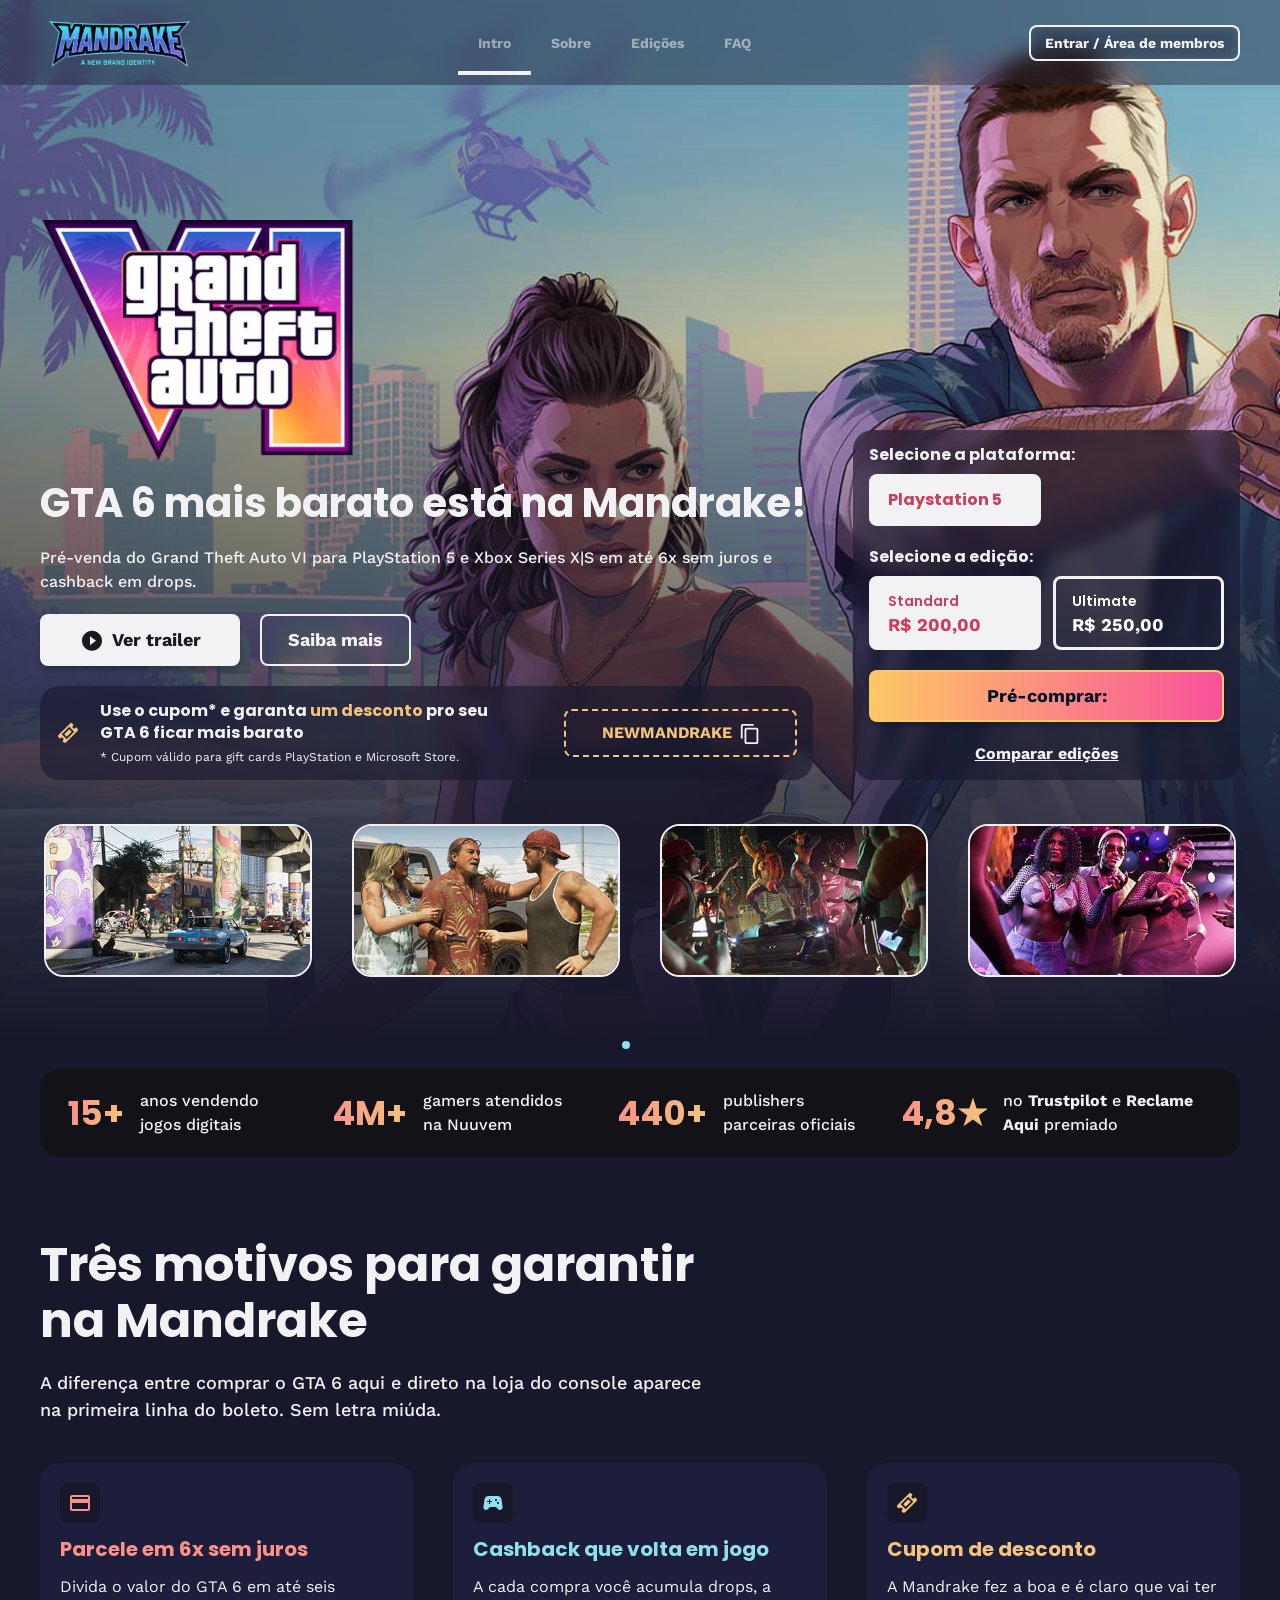
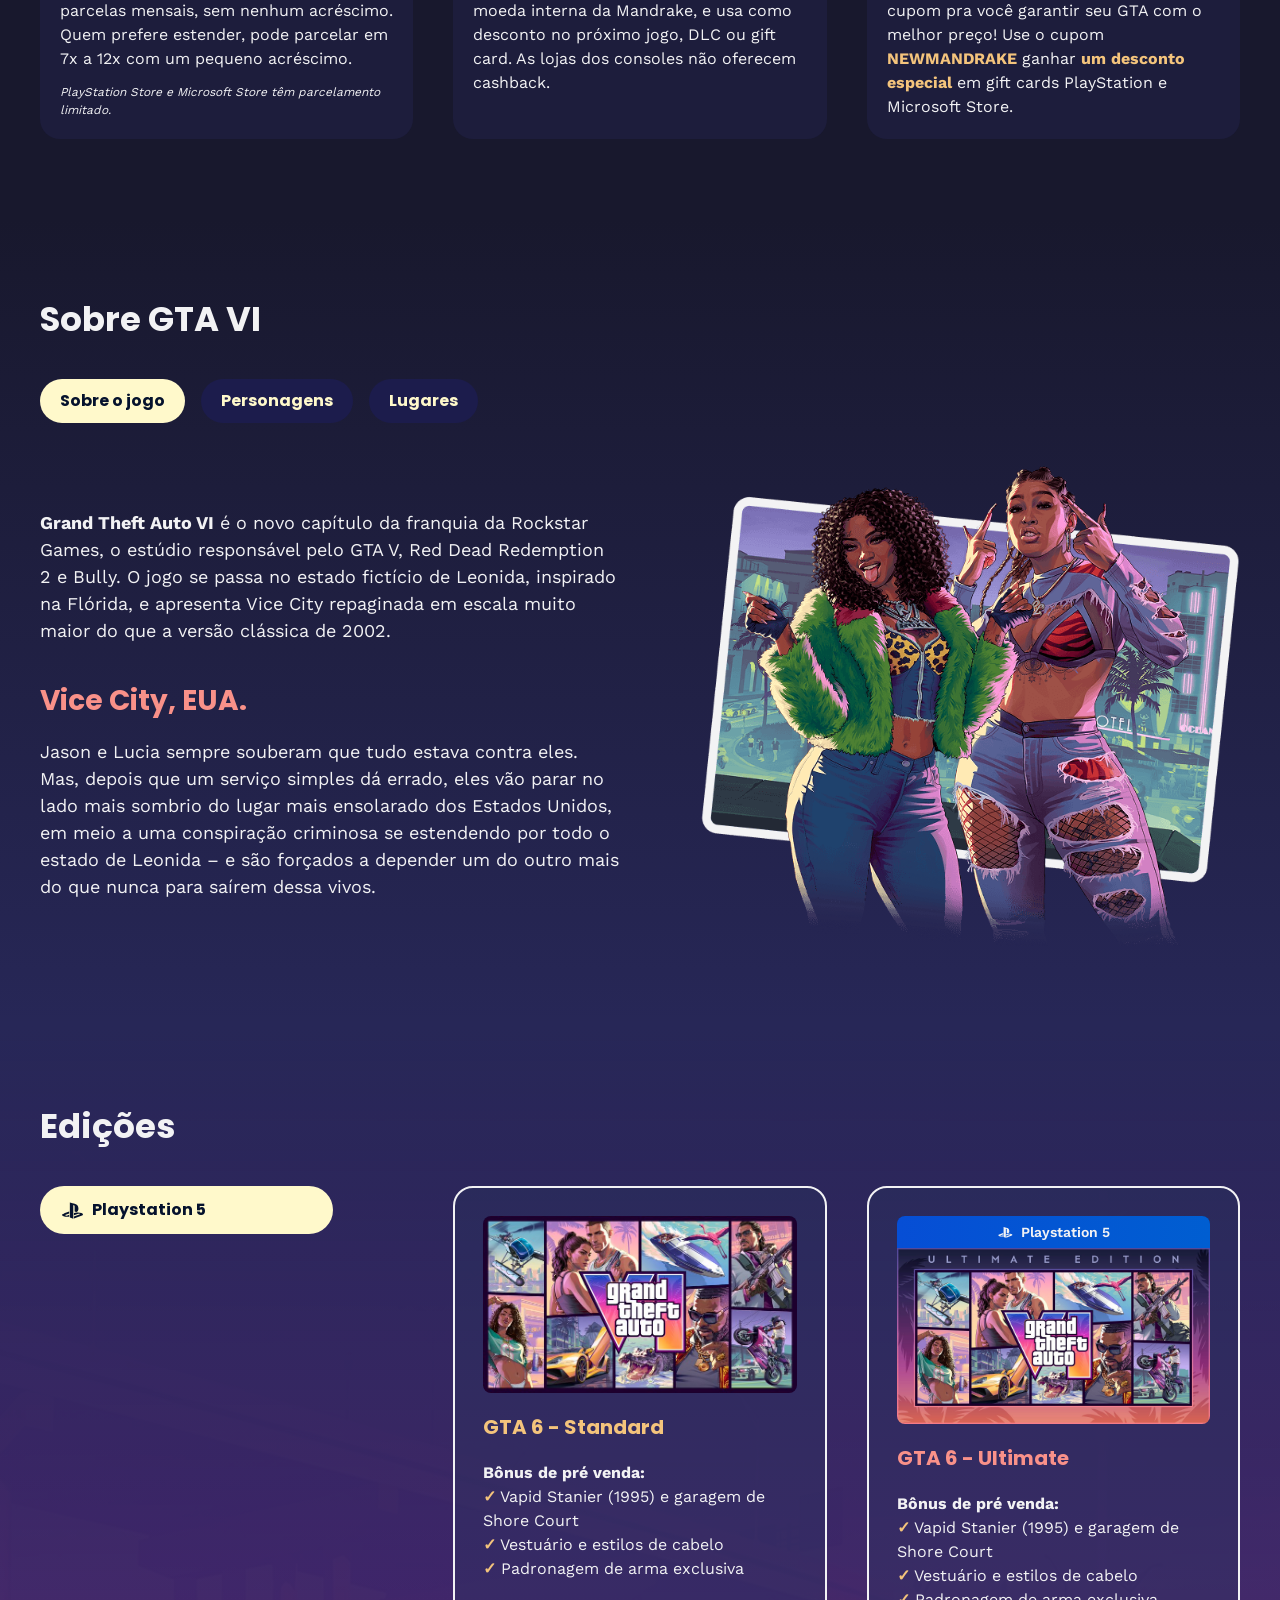
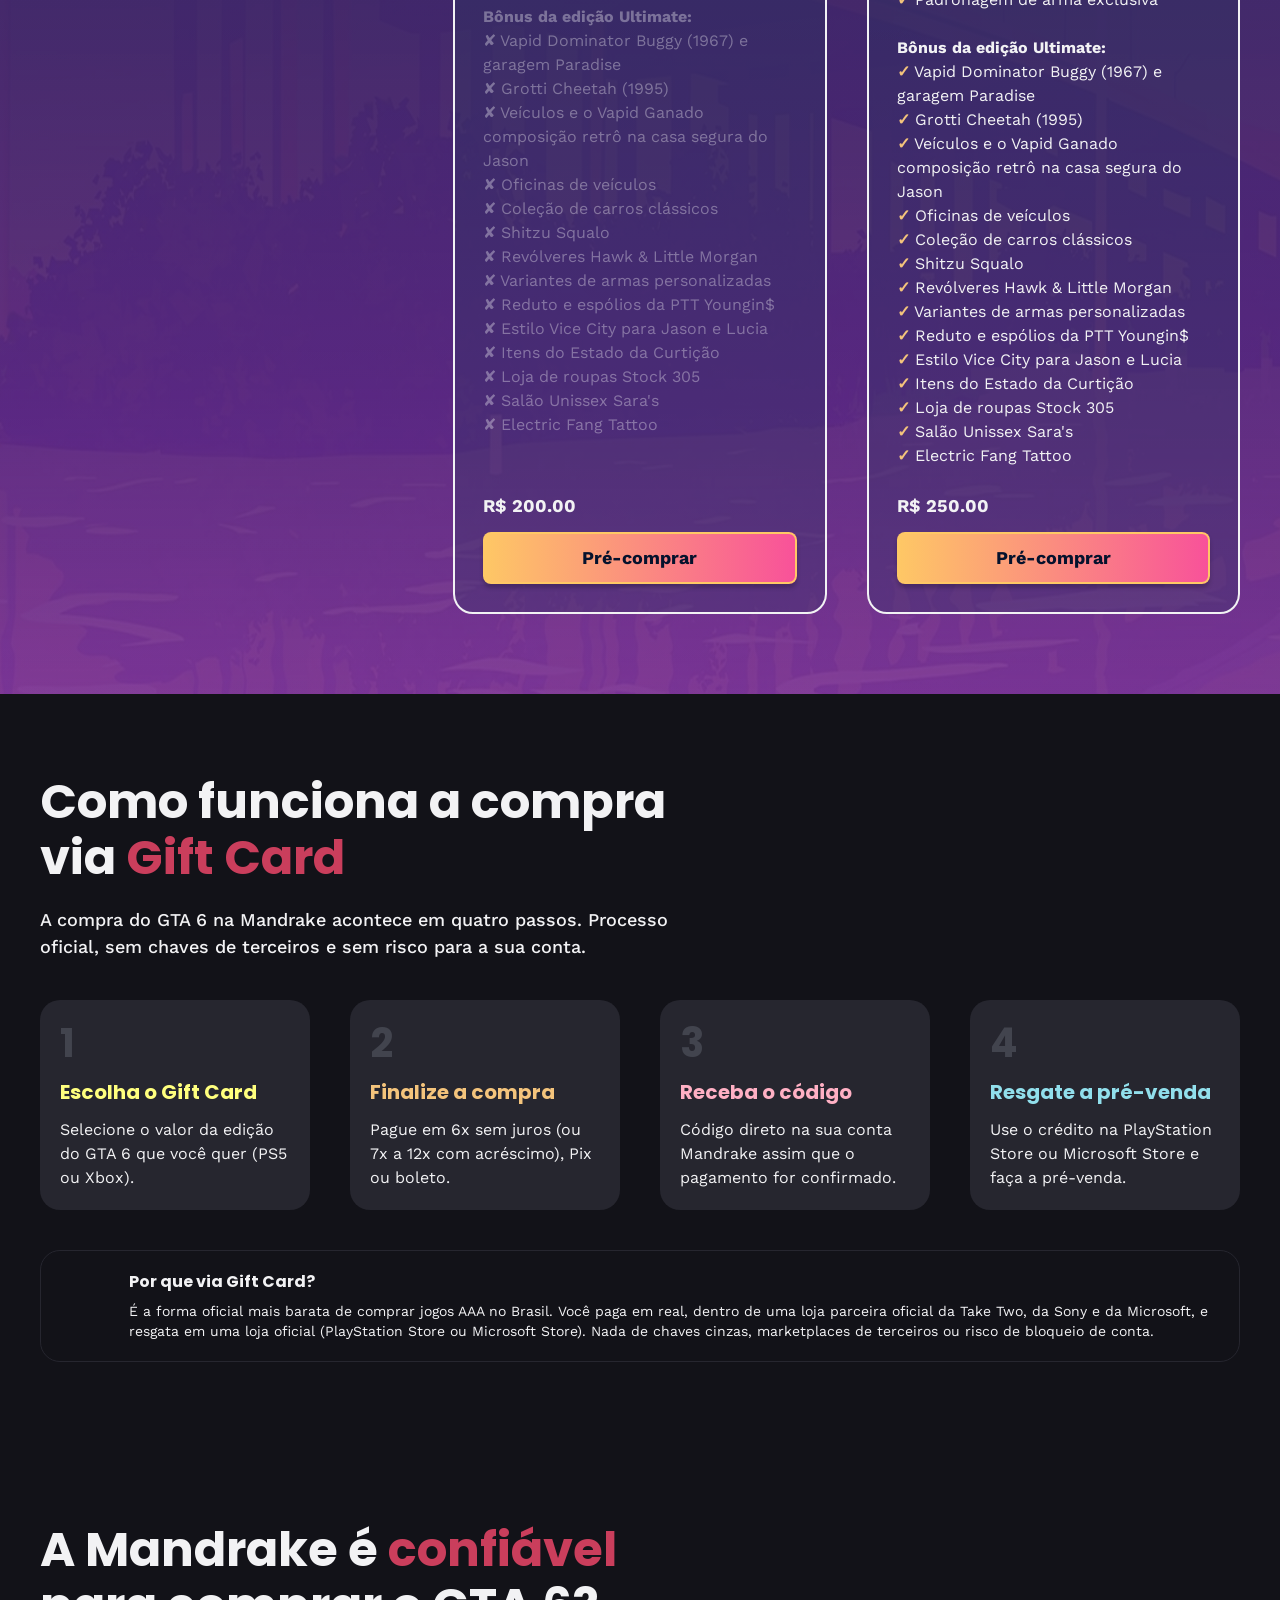
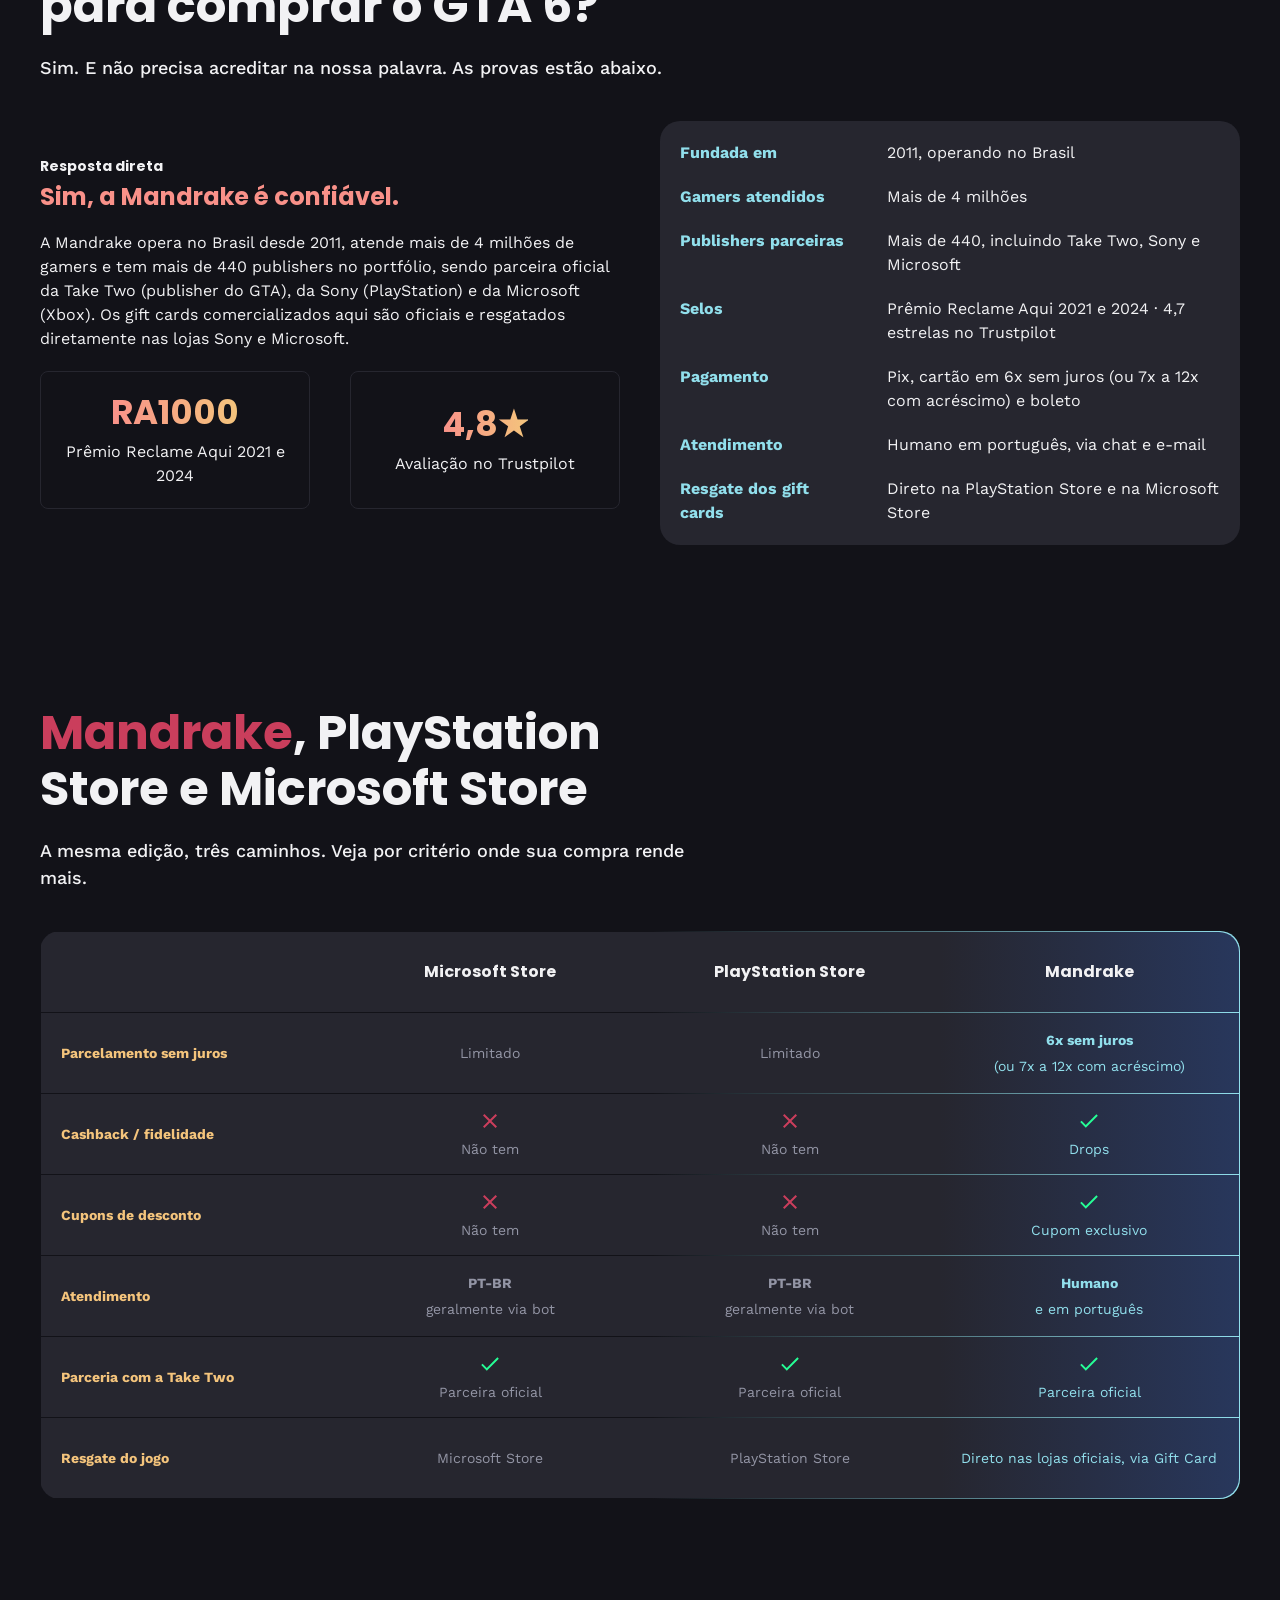
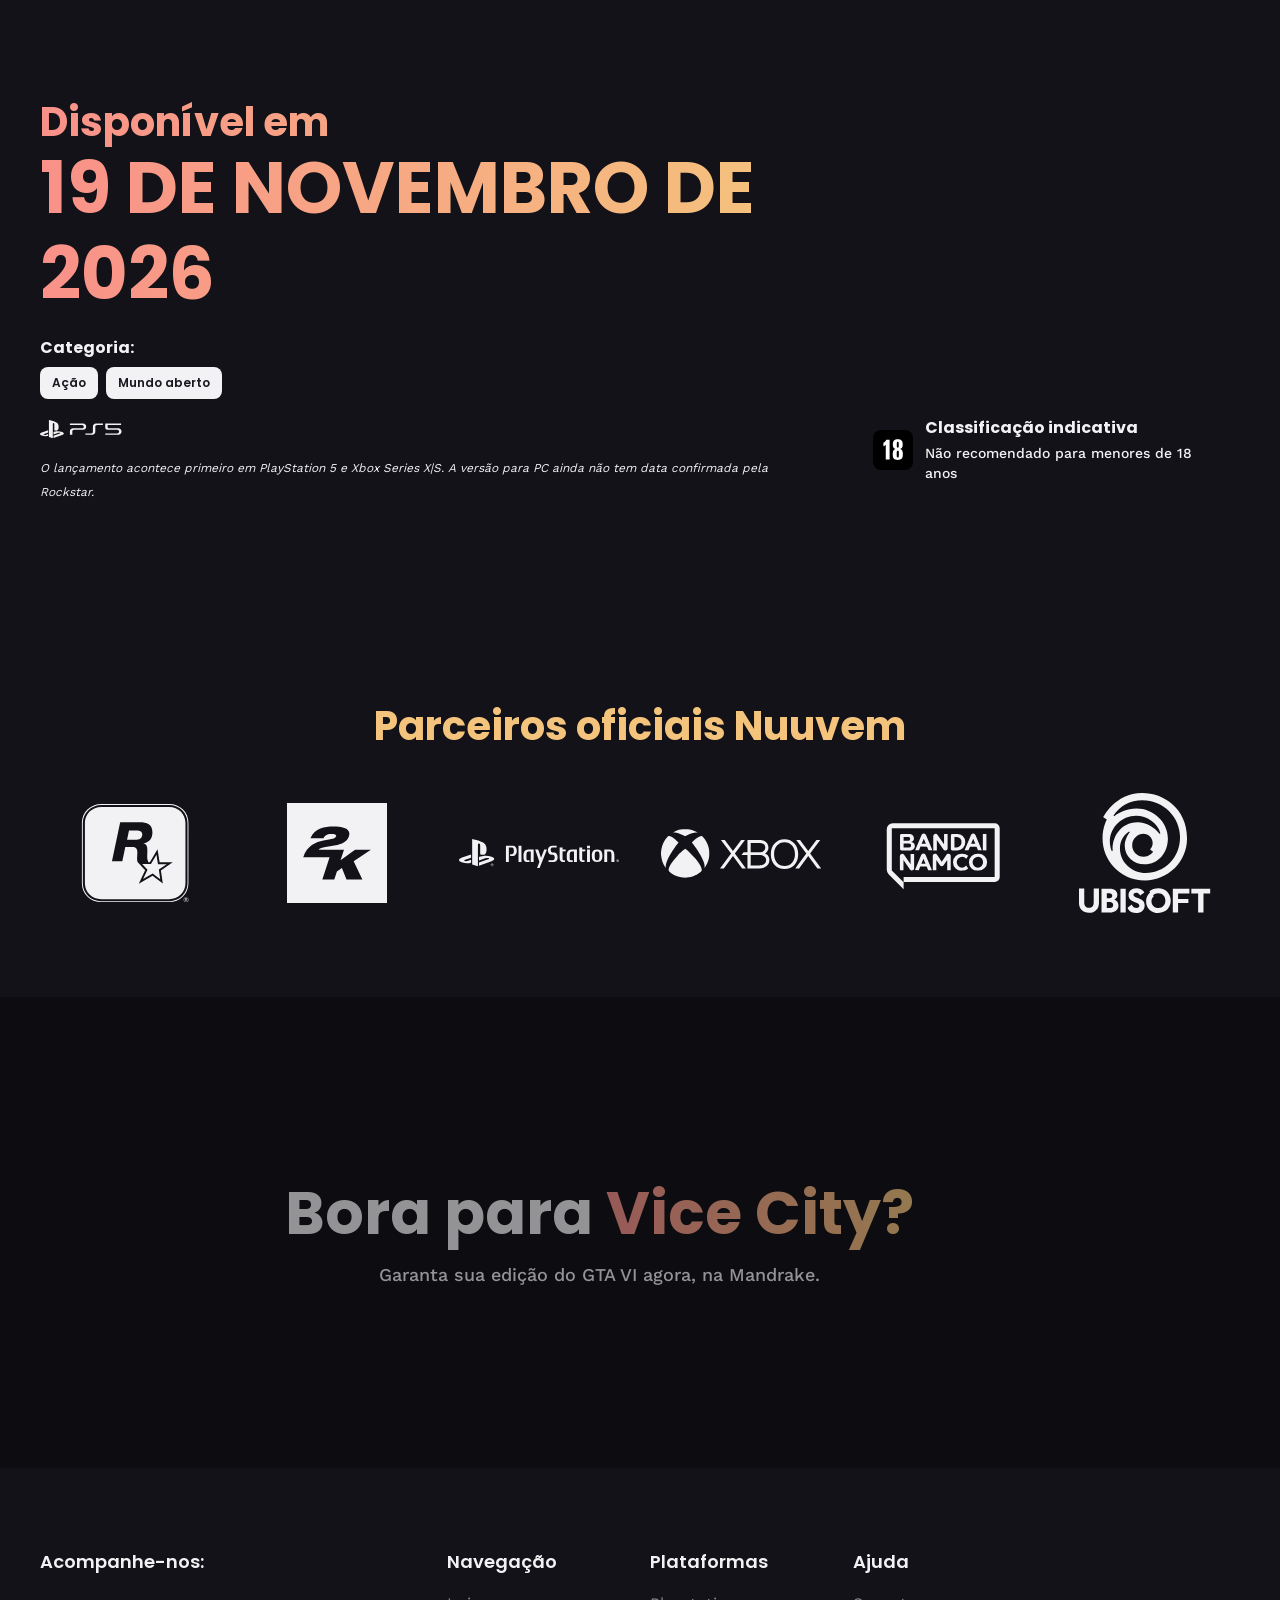
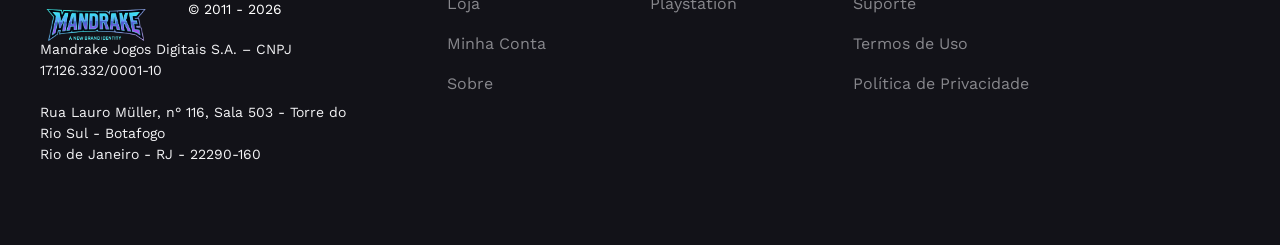
<file: index.html>
<!doctype html>
<html data-wf-page="6842d4bbadc248e266e95246" data-wf-site="6842d4bbadc248e266e95244" class="w-mod-js w-mod-ix wf-poppins-n6-active wf-worksans-n3-active wf-worksans-n6-active wf-worksans-n5-active wf-worksans-n7-active wf-worksans-n4-active wf-poppins-n7-active wf-poppins-n3-active wf-poppins-n4-active wf-poppins-n5-active wf-active"><head><style>.wf-force-outline-none[tabindex="-1"]:focus{outline:none;}</style>
  <meta charset="utf-8">
  <title>GTA 6 Mais Barato está na Mandrake | Parcele em 6x Sem Juros</title>
  <meta content="Compre GTA 6 pelo menor preço na Mandrake. Parcele em até 6x sem juros, ganhe cashback e compre com segurança. Avaliado no Reclame Aqui e Trustpilot." name="description">
  <meta content="GTA 6 Mais Barato está na Mandrake | Parcele em 6x Sem Juros" property="og:title">
  <meta content="Compre GTA 6 pelo menor preço na Mandrake. Parcele em até 6x sem juros, ganhe cashback e compre com segurança. Avaliado no Reclame Aqui e Trustpilot." property="og:description">
  <meta content="https://cdn.prod.website-files.com/6842d4bbadc248e266e95244/6a0f12ded437bc0b7c512e8e_gta-6_ha3f.jpg" property="og:image">
  <meta content="GTA 6 Mais Barato está na Mandrake | Parcele em 6x Sem Juros" name="twitter:title">
  <meta content="Compre GTA 6 pelo menor preço na Mandrake. Parcele em até 6x sem juros, ganhe cashback e compre com segurança. Avaliado no Reclame Aqui e Trustpilot." name="twitter:description">
  <meta property="og:type" content="website">
  <meta content="summary_large_image" name="twitter:card">
  <meta content="width=device-width, initial-scale=1" name="viewport">
  <meta content="Webflow" name="generator">
  <link href="assets/nuuvem_com/normalize-0d336a97efd52a4ef44ef3270e71eac24ba405d4450016f9d3e943256e9e58c8.css" rel="stylesheet" type="text/css">
  <link href="assets/nuuvem_com/webflow-47be088b8f138af99ae02ec601f4838686762250bd3c000b07f9d779562537dd.css" rel="stylesheet" type="text/css">
  <link href="assets/nuuvem_com/gtavi-preorder-webflow-ea53dd9c2358e1154ad547dfb61b110187ad04ac876a0cabf1b6c9c75c1e2cf2.css" rel="stylesheet" type="text/css">
  <link href="https://fonts.googleapis.com" rel="preconnect">
  <link href="https://fonts.gstatic.com" rel="preconnect" crossorigin="anonymous">
  
  <link rel="stylesheet" href="assets/nuuvem_com/css-d915caa90c8fb0f09b9b447735e634631f5ce8361f7051009c1d36085c023bdb.css" media="all">
  
  <link href="images/favicon.png" rel="shortcut icon" type="image/x-icon">
  <link href="images/webclip.png" rel="apple-touch-icon">
  
  <!--  Plausible script  -->
  
  
  
  <style>
.section {
	overflow-x: clip;
}
</style>
  <!--  Clarity JS script  -->
  
<style>@font-face {
  font-family: 'webflow-icons';
  src: url("[data-uri]") format('truetype');
  font-weight: normal;
  font-style: normal;
}
@font-face {
  font-family: 'Poppins';
  font-style: normal;
  font-weight: 300;
  src: url("assets/nuuvem_com/pxiByp8kv8JHgFVrLDz8Z11lFc-K-28e0850de1cae95b7e8694b4466db9a1cdfc8c1635f0bcb42bc05ce5de10678d.woff2") format('woff2');
  unicode-range: U+0900-097F, U+1CD0-1CF4, U+1CF7-1CF9, U+200C-200D, U+20A8, U+20B9, U+20F0, U+25CC, U+A830-A839, U+A8E0-A8FF, U+11B00-11B0A;
}
@font-face {
  font-family: 'Poppins';
  font-style: normal;
  font-weight: 300;
  src: url("assets/nuuvem_com/pxiByp8kv8JHgFVrLDz8Z1JlFc-K-33ff412e573782b800c68bb81a6be6f987ad40c36b681aeeaf188e723a9fc46c.woff2") format('woff2');
  unicode-range: U+0100-02BA, U+02BD-02C5, U+02C7-02CC, U+02CE-02D7, U+02DD-02FF, U+0304, U+0308, U+0329, U+1D00-1DBF, U+1E00-1E9F, U+1EF2-1EFF, U+2020, U+20A0-20AB, U+20AD-20C4, U+2113, U+2C60-2C7F, U+A720-A7FF;
}
@font-face {
  font-family: 'Poppins';
  font-style: normal;
  font-weight: 300;
  src: url("assets/nuuvem_com/pxiByp8kv8JHgFVrLDz8Z1xlFQ-78bc3aa78faec288bbb3bf26c9a0fa4eb67b1e69da94a17233c5cab60525efdb.woff2") format('woff2');
  unicode-range: U+0000-00FF, U+0131, U+0152-0153, U+02BB-02BC, U+02C6, U+02DA, U+02DC, U+0304, U+0308, U+0329, U+2000-206F, U+20AC, U+2122, U+2191, U+2193, U+2212, U+2215, U+FEFF, U+FFFD;
}
@font-face {
  font-family: 'Poppins';
  font-style: normal;
  font-weight: 400;
  src: url("assets/nuuvem_com/pxiEyp8kv8JHgFVrJJbecmNE-6b986471df6084ba6f89749100b2731200a722d3de0e00f48e1967f21eb2adc0.woff2") format('woff2');
  unicode-range: U+0900-097F, U+1CD0-1CF4, U+1CF7-1CF9, U+200C-200D, U+20A8, U+20B9, U+20F0, U+25CC, U+A830-A839, U+A8E0-A8FF, U+11B00-11B0A;
}
@font-face {
  font-family: 'Poppins';
  font-style: normal;
  font-weight: 400;
  src: url("assets/nuuvem_com/pxiEyp8kv8JHgFVrJJnecmNE-0b1fcab42c18b69bcfe9ce4799fcbff5af1621c53ffcfdc4723c6f5ec4ee3ffb.woff2") format('woff2');
  unicode-range: U+0100-02BA, U+02BD-02C5, U+02C7-02CC, U+02CE-02D7, U+02DD-02FF, U+0304, U+0308, U+0329, U+1D00-1DBF, U+1E00-1E9F, U+1EF2-1EFF, U+2020, U+20A0-20AB, U+20AD-20C4, U+2113, U+2C60-2C7F, U+A720-A7FF;
}
@font-face {
  font-family: 'Poppins';
  font-style: normal;
  font-weight: 400;
  src: url("assets/nuuvem_com/pxiEyp8kv8JHgFVrJJfecg-7d93459d86585bfcdbb7e0376056226adb25821ee54b96236fe2123e9560929f.woff2") format('woff2');
  unicode-range: U+0000-00FF, U+0131, U+0152-0153, U+02BB-02BC, U+02C6, U+02DA, U+02DC, U+0304, U+0308, U+0329, U+2000-206F, U+20AC, U+2122, U+2191, U+2193, U+2212, U+2215, U+FEFF, U+FFFD;
}
@font-face {
  font-family: 'Poppins';
  font-style: normal;
  font-weight: 500;
  src: url("assets/nuuvem_com/pxiByp8kv8JHgFVrLGT9Z11lFc-K-f018c9ad67dc6c2ca9743ba407d879a251e778bfb3f1cced9dd59a9214ea0350.woff2") format('woff2');
  unicode-range: U+0900-097F, U+1CD0-1CF4, U+1CF7-1CF9, U+200C-200D, U+20A8, U+20B9, U+20F0, U+25CC, U+A830-A839, U+A8E0-A8FF, U+11B00-11B0A;
}
@font-face {
  font-family: 'Poppins';
  font-style: normal;
  font-weight: 500;
  src: url("assets/nuuvem_com/pxiByp8kv8JHgFVrLGT9Z1JlFc-K-af5fda16a19169e029a132374616728e1bf326d90bef5a552395c5053e21cd0f.woff2") format('woff2');
  unicode-range: U+0100-02BA, U+02BD-02C5, U+02C7-02CC, U+02CE-02D7, U+02DD-02FF, U+0304, U+0308, U+0329, U+1D00-1DBF, U+1E00-1E9F, U+1EF2-1EFF, U+2020, U+20A0-20AB, U+20AD-20C4, U+2113, U+2C60-2C7F, U+A720-A7FF;
}
@font-face {
  font-family: 'Poppins';
  font-style: normal;
  font-weight: 500;
  src: url("assets/nuuvem_com/pxiByp8kv8JHgFVrLGT9Z1xlFQ-cd36de204aca2d5fa263a731f7c20009b5e3d754ba1f1e03c33e93a48f3e7446.woff2") format('woff2');
  unicode-range: U+0000-00FF, U+0131, U+0152-0153, U+02BB-02BC, U+02C6, U+02DA, U+02DC, U+0304, U+0308, U+0329, U+2000-206F, U+20AC, U+2122, U+2191, U+2193, U+2212, U+2215, U+FEFF, U+FFFD;
}
@font-face {
  font-family: 'Poppins';
  font-style: normal;
  font-weight: 600;
  src: url("assets/nuuvem_com/pxiByp8kv8JHgFVrLEj6Z11lFc-K-58dba357cb1e89bf36e83f19227293f35d5d7de91215d0fcf394e705634837b5.woff2") format('woff2');
  unicode-range: U+0900-097F, U+1CD0-1CF4, U+1CF7-1CF9, U+200C-200D, U+20A8, U+20B9, U+20F0, U+25CC, U+A830-A839, U+A8E0-A8FF, U+11B00-11B0A;
}
@font-face {
  font-family: 'Poppins';
  font-style: normal;
  font-weight: 600;
  src: url("assets/nuuvem_com/pxiByp8kv8JHgFVrLEj6Z1JlFc-K-bb1f2d582e7fba586ab70c91ef062d3becaf78b887654953863521b73665d171.woff2") format('woff2');
  unicode-range: U+0100-02BA, U+02BD-02C5, U+02C7-02CC, U+02CE-02D7, U+02DD-02FF, U+0304, U+0308, U+0329, U+1D00-1DBF, U+1E00-1E9F, U+1EF2-1EFF, U+2020, U+20A0-20AB, U+20AD-20C4, U+2113, U+2C60-2C7F, U+A720-A7FF;
}
@font-face {
  font-family: 'Poppins';
  font-style: normal;
  font-weight: 600;
  src: url("assets/nuuvem_com/pxiByp8kv8JHgFVrLEj6Z1xlFQ-f4e80d9dfd374d02989b87a27b5ed4cb78fbb177c27f1478e9a8b0afb7513149.woff2") format('woff2');
  unicode-range: U+0000-00FF, U+0131, U+0152-0153, U+02BB-02BC, U+02C6, U+02DA, U+02DC, U+0304, U+0308, U+0329, U+2000-206F, U+20AC, U+2122, U+2191, U+2193, U+2212, U+2215, U+FEFF, U+FFFD;
}
@font-face {
  font-family: 'Poppins';
  font-style: normal;
  font-weight: 700;
  src: url("assets/nuuvem_com/pxiByp8kv8JHgFVrLCz7Z11lFc-K-de10eb6f1f452594080f69e1e4925fc68f2d594b4837c70b6c8e6ac0e8384916.woff2") format('woff2');
  unicode-range: U+0900-097F, U+1CD0-1CF4, U+1CF7-1CF9, U+200C-200D, U+20A8, U+20B9, U+20F0, U+25CC, U+A830-A839, U+A8E0-A8FF, U+11B00-11B0A;
}
@font-face {
  font-family: 'Poppins';
  font-style: normal;
  font-weight: 700;
  src: url("assets/nuuvem_com/pxiByp8kv8JHgFVrLCz7Z1JlFc-K-ccfd87f69ef00d811da3d06488cec4e79ec99d289cfbcbe4be42031cecae775a.woff2") format('woff2');
  unicode-range: U+0100-02BA, U+02BD-02C5, U+02C7-02CC, U+02CE-02D7, U+02DD-02FF, U+0304, U+0308, U+0329, U+1D00-1DBF, U+1E00-1E9F, U+1EF2-1EFF, U+2020, U+20A0-20AB, U+20AD-20C4, U+2113, U+2C60-2C7F, U+A720-A7FF;
}
@font-face {
  font-family: 'Poppins';
  font-style: normal;
  font-weight: 700;
  src: url("assets/nuuvem_com/pxiByp8kv8JHgFVrLCz7Z1xlFQ-9338e65fc077355c7a87ae0d64cc101e23b9bf8ad78ae65f0f319c857311b526.woff2") format('woff2');
  unicode-range: U+0000-00FF, U+0131, U+0152-0153, U+02BB-02BC, U+02C6, U+02DA, U+02DC, U+0304, U+0308, U+0329, U+2000-206F, U+20AC, U+2122, U+2191, U+2193, U+2212, U+2215, U+FEFF, U+FFFD;
}
@font-face {
  font-family: 'Work Sans';
  font-style: normal;
  font-weight: 300;
  src: url("assets/nuuvem_com/QGYsz_wNahGAdqQ43Rh_c6Dpp_k-b36b1cc3005352fac514c5703c55bc87b431663db8fbe94e5159d366ac1216b5.woff2") format('woff2');
  unicode-range: U+0102-0103, U+0110-0111, U+0128-0129, U+0168-0169, U+01A0-01A1, U+01AF-01B0, U+0300-0301, U+0303-0304, U+0308-0309, U+0323, U+0329, U+1EA0-1EF9, U+20AB;
}
@font-face {
  font-family: 'Work Sans';
  font-style: normal;
  font-weight: 300;
  src: url("assets/nuuvem_com/QGYsz_wNahGAdqQ43Rh_cqDpp_k-2aa17fc7b072e46652e84bbe3dbba9ec57cdea320d89e8c951ed7cf3218c300b.woff2") format('woff2');
  unicode-range: U+0100-02BA, U+02BD-02C5, U+02C7-02CC, U+02CE-02D7, U+02DD-02FF, U+0304, U+0308, U+0329, U+1D00-1DBF, U+1E00-1E9F, U+1EF2-1EFF, U+2020, U+20A0-20AB, U+20AD-20C4, U+2113, U+2C60-2C7F, U+A720-A7FF;
}
@font-face {
  font-family: 'Work Sans';
  font-style: normal;
  font-weight: 300;
  src: url("assets/nuuvem_com/QGYsz_wNahGAdqQ43Rh_fKDp-1dd49afc07fb2231b2ff686cbf007725fb2742271bb1f28ebd98f22a0d817343.woff2") format('woff2');
  unicode-range: U+0000-00FF, U+0131, U+0152-0153, U+02BB-02BC, U+02C6, U+02DA, U+02DC, U+0304, U+0308, U+0329, U+2000-206F, U+20AC, U+2122, U+2191, U+2193, U+2212, U+2215, U+FEFF, U+FFFD;
}
@font-face {
  font-family: 'Work Sans';
  font-style: normal;
  font-weight: 400;
  src: url("assets/nuuvem_com/QGYsz_wNahGAdqQ43Rh_c6Dpp_k-b36b1cc3005352fac514c5703c55bc87b431663db8fbe94e5159d366ac1216b5.woff2") format('woff2');
  unicode-range: U+0102-0103, U+0110-0111, U+0128-0129, U+0168-0169, U+01A0-01A1, U+01AF-01B0, U+0300-0301, U+0303-0304, U+0308-0309, U+0323, U+0329, U+1EA0-1EF9, U+20AB;
}
@font-face {
  font-family: 'Work Sans';
  font-style: normal;
  font-weight: 400;
  src: url("assets/nuuvem_com/QGYsz_wNahGAdqQ43Rh_cqDpp_k-2aa17fc7b072e46652e84bbe3dbba9ec57cdea320d89e8c951ed7cf3218c300b.woff2") format('woff2');
  unicode-range: U+0100-02BA, U+02BD-02C5, U+02C7-02CC, U+02CE-02D7, U+02DD-02FF, U+0304, U+0308, U+0329, U+1D00-1DBF, U+1E00-1E9F, U+1EF2-1EFF, U+2020, U+20A0-20AB, U+20AD-20C4, U+2113, U+2C60-2C7F, U+A720-A7FF;
}
@font-face {
  font-family: 'Work Sans';
  font-style: normal;
  font-weight: 400;
  src: url("assets/nuuvem_com/QGYsz_wNahGAdqQ43Rh_fKDp-1dd49afc07fb2231b2ff686cbf007725fb2742271bb1f28ebd98f22a0d817343.woff2") format('woff2');
  unicode-range: U+0000-00FF, U+0131, U+0152-0153, U+02BB-02BC, U+02C6, U+02DA, U+02DC, U+0304, U+0308, U+0329, U+2000-206F, U+20AC, U+2122, U+2191, U+2193, U+2212, U+2215, U+FEFF, U+FFFD;
}
@font-face {
  font-family: 'Work Sans';
  font-style: normal;
  font-weight: 500;
  src: url("assets/nuuvem_com/QGYsz_wNahGAdqQ43Rh_c6Dpp_k-b36b1cc3005352fac514c5703c55bc87b431663db8fbe94e5159d366ac1216b5.woff2") format('woff2');
  unicode-range: U+0102-0103, U+0110-0111, U+0128-0129, U+0168-0169, U+01A0-01A1, U+01AF-01B0, U+0300-0301, U+0303-0304, U+0308-0309, U+0323, U+0329, U+1EA0-1EF9, U+20AB;
}
@font-face {
  font-family: 'Work Sans';
  font-style: normal;
  font-weight: 500;
  src: url("assets/nuuvem_com/QGYsz_wNahGAdqQ43Rh_cqDpp_k-2aa17fc7b072e46652e84bbe3dbba9ec57cdea320d89e8c951ed7cf3218c300b.woff2") format('woff2');
  unicode-range: U+0100-02BA, U+02BD-02C5, U+02C7-02CC, U+02CE-02D7, U+02DD-02FF, U+0304, U+0308, U+0329, U+1D00-1DBF, U+1E00-1E9F, U+1EF2-1EFF, U+2020, U+20A0-20AB, U+20AD-20C4, U+2113, U+2C60-2C7F, U+A720-A7FF;
}
@font-face {
  font-family: 'Work Sans';
  font-style: normal;
  font-weight: 500;
  src: url("assets/nuuvem_com/QGYsz_wNahGAdqQ43Rh_fKDp-1dd49afc07fb2231b2ff686cbf007725fb2742271bb1f28ebd98f22a0d817343.woff2") format('woff2');
  unicode-range: U+0000-00FF, U+0131, U+0152-0153, U+02BB-02BC, U+02C6, U+02DA, U+02DC, U+0304, U+0308, U+0329, U+2000-206F, U+20AC, U+2122, U+2191, U+2193, U+2212, U+2215, U+FEFF, U+FFFD;
}
@font-face {
  font-family: 'Work Sans';
  font-style: normal;
  font-weight: 600;
  src: url("assets/nuuvem_com/QGYsz_wNahGAdqQ43Rh_c6Dpp_k-b36b1cc3005352fac514c5703c55bc87b431663db8fbe94e5159d366ac1216b5.woff2") format('woff2');
  unicode-range: U+0102-0103, U+0110-0111, U+0128-0129, U+0168-0169, U+01A0-01A1, U+01AF-01B0, U+0300-0301, U+0303-0304, U+0308-0309, U+0323, U+0329, U+1EA0-1EF9, U+20AB;
}
@font-face {
  font-family: 'Work Sans';
  font-style: normal;
  font-weight: 600;
  src: url("assets/nuuvem_com/QGYsz_wNahGAdqQ43Rh_cqDpp_k-2aa17fc7b072e46652e84bbe3dbba9ec57cdea320d89e8c951ed7cf3218c300b.woff2") format('woff2');
  unicode-range: U+0100-02BA, U+02BD-02C5, U+02C7-02CC, U+02CE-02D7, U+02DD-02FF, U+0304, U+0308, U+0329, U+1D00-1DBF, U+1E00-1E9F, U+1EF2-1EFF, U+2020, U+20A0-20AB, U+20AD-20C4, U+2113, U+2C60-2C7F, U+A720-A7FF;
}
@font-face {
  font-family: 'Work Sans';
  font-style: normal;
  font-weight: 600;
  src: url("assets/nuuvem_com/QGYsz_wNahGAdqQ43Rh_fKDp-1dd49afc07fb2231b2ff686cbf007725fb2742271bb1f28ebd98f22a0d817343.woff2") format('woff2');
  unicode-range: U+0000-00FF, U+0131, U+0152-0153, U+02BB-02BC, U+02C6, U+02DA, U+02DC, U+0304, U+0308, U+0329, U+2000-206F, U+20AC, U+2122, U+2191, U+2193, U+2212, U+2215, U+FEFF, U+FFFD;
}
@font-face {
  font-family: 'Work Sans';
  font-style: normal;
  font-weight: 700;
  src: url("assets/nuuvem_com/QGYsz_wNahGAdqQ43Rh_c6Dpp_k-b36b1cc3005352fac514c5703c55bc87b431663db8fbe94e5159d366ac1216b5.woff2") format('woff2');
  unicode-range: U+0102-0103, U+0110-0111, U+0128-0129, U+0168-0169, U+01A0-01A1, U+01AF-01B0, U+0300-0301, U+0303-0304, U+0308-0309, U+0323, U+0329, U+1EA0-1EF9, U+20AB;
}
@font-face {
  font-family: 'Work Sans';
  font-style: normal;
  font-weight: 700;
  src: url("assets/nuuvem_com/QGYsz_wNahGAdqQ43Rh_cqDpp_k-2aa17fc7b072e46652e84bbe3dbba9ec57cdea320d89e8c951ed7cf3218c300b.woff2") format('woff2');
  unicode-range: U+0100-02BA, U+02BD-02C5, U+02C7-02CC, U+02CE-02D7, U+02DD-02FF, U+0304, U+0308, U+0329, U+1D00-1DBF, U+1E00-1E9F, U+1EF2-1EFF, U+2020, U+20A0-20AB, U+20AD-20C4, U+2113, U+2C60-2C7F, U+A720-A7FF;
}
@font-face {
  font-family: 'Work Sans';
  font-style: normal;
  font-weight: 700;
  src: url("assets/nuuvem_com/QGYsz_wNahGAdqQ43Rh_fKDp-1dd49afc07fb2231b2ff686cbf007725fb2742271bb1f28ebd98f22a0d817343.woff2") format('woff2');
  unicode-range: U+0000-00FF, U+0131, U+0152-0153, U+02BB-02BC, U+02C6, U+02DA, U+02DC, U+0304, U+0308, U+0329, U+2000-206F, U+20AC, U+2122, U+2191, U+2193, U+2212, U+2215, U+FEFF, U+FFFD;
}</style>
<meta name="generator" content="Free Visual HTML Editor">
</head>
<body class="" style="background-color: rgb(18, 18, 24);">
  <div class="w-embed" style="color: rgb(242, 242, 244);">
    <style>
.section {
	overflow-x: clip;
}
.w-slider-dot {
	background-color: #5d729c;
  border-radius: 16px !important;
}
.w-slider-dot.w-active {
	background-color: #2069ff;
  width: 32px;
}
.line-clamp {
display: -webkit-box;
-webkit-box-orient: vertical;
-webkit-line-clamp: 2;
overflow: hidden;
}
</style>
  </div>
  <aside class="navbar" style="color: rgb(242, 242, 244); background-color: rgba(24, 24, 45, 0.4); z-index: 999; backdrop-filter: blur(10px);">
    <a href="#" class="w-inline-block" data-pseudo-states="░outline-width:0px│▓outline-width:0px">
      <div class="brand w-embed">
        <img src="Gemini_Generated_Image_ht198hht198hht19-removebg-preview.png" alt="Mandrake" style="height: 85px; width: auto; display: block;" class="">
      </div>
    </a>
    <div class="navigation">
      <div data-hover="false" data-delay="0" class="menu w-dropdown" style="z-index: 900">
        <div class="dropdown w-dropdown-toggle" id="w-dropdown-toggle-0" aria-controls="w-dropdown-list-0" aria-haspopup="menu" aria-expanded="false" role="button" tabindex="0" data-pseudo-states="▒outline-width:0px" style="color: rgb(34, 34, 34)">
          <div class="menu-icon w-embed"><svg viewBox="0 0 24 24" xmlns="http://www.w3.org/2000/svg" style="overflow: hidden">
              <style type="text/css">.menu-icon{fill:currentColor;}</style>
              <g clip-path="url(#clip0_6_13413)">
                <path d="M3 18H21V16H3V18ZM3 13H21V11H3V13ZM3 6V8H21V6H3Z"></path>
              </g>
              <defs>
                <clipPath id="clip0_6_13413">
                  <rect width="24" height="24"></rect>
                </clipPath>
              </defs>
            </svg></div>
        </div>
        <nav class="navlinks w-dropdown-list" id="w-dropdown-list-0" aria-labelledby="w-dropdown-toggle-0">
          <a href="#intro" class="navlink w-inline-block w--current" tabindex="0" data-pseudo-states="░outline-width:0px;color:var(--gray-50)│▓outline-width:0px" style="color: rgba(252, 252, 252, 0.5); transition: all 0.2s ease-in-out 0s; transition-duration: 0.2s; transition-timing-function: ease-in-out">
            <div>Intro</div>
          </a>
          <a href="#about" class="navlink w-inline-block" tabindex="0" data-pseudo-states="░outline-width:0px;color:var(--gray-50)│▓outline-width:0px" style="color: rgba(252, 252, 252, 0.5); transition: all 0.3s ease 0s; transition-duration: 0.3s">
            <div>Sobre</div>
          </a>
          <a href="#editions" class="navlink w-inline-block" tabindex="0" data-pseudo-states="░outline-width:0px;color:var(--gray-50)│▓outline-width:0px" style="color: rgba(252, 252, 252, 0.5); transition: all 0.3s ease 0s; transition-duration: 0.3s">
            <div>Edições</div>
          </a>
          <a href="#faq" class="navlink w-inline-block" tabindex="0" data-pseudo-states="░outline-width:0px;color:var(--gray-50)│▓outline-width:0px" style="color: rgba(252, 252, 252, 0.5); transition: all 0.3s ease 0s; transition-duration: 0.3s">
            <div>FAQ</div>
          </a>
          <div data-hover="false" data-delay="0" class="dropdown-select w-dropdown" style="z-index: 900">
            <nav class="dropdown menu w-dropdown-list" id="w-dropdown-list-1" aria-labelledby="w-dropdown-toggle-1" style="background-color: rgb(221, 221, 221)">
              <a href="#" class="navlink-dropdown w-dropdown-link" data-pseudo-states="░outline-width:0px;color:rgb(26, 25, 32)│▓outline-width:0px│▒outline-width:0px" style="color: rgb(66, 68, 78); transition: all 0.3s ease 0s; transition-duration: 0.3s">Banners</a>
              <a href="#" class="navlink-dropdown w-dropdown-link" data-pseudo-states="░outline-width:0px;color:rgb(26, 25, 32)│▓outline-width:0px│▒outline-width:0px" style="color: rgb(66, 68, 78); transition: all 0.3s ease 0s; transition-duration: 0.3s">Categorias/Publishers</a>
              <a href="#" class="navlink-dropdown w-dropdown-link" data-pseudo-states="░outline-width:0px;color:rgb(26, 25, 32)│▓outline-width:0px│▒outline-width:0px" style="color: rgb(66, 68, 78); transition: all 0.3s ease 0s; transition-duration: 0.3s">Elementos diversos</a>
              <a href="#" class="navlink-dropdown w-dropdown-link" data-pseudo-states="░outline-width:0px;color:rgb(26, 25, 32)│▓outline-width:0px│▒outline-width:0px" style="color: rgb(66, 68, 78); transition: all 0.3s ease 0s; transition-duration: 0.3s">FAQ</a>
            </nav>
          </div>
          <div class="btn-droparea">
            <a href="login.html" class="btn secondary normal w-inline-block" ...="">
              <div>Entrar / Área de membros</div>
            </a>
          </div>
        </nav>
      </div>
    </div>
    <div class="btn-navarea">
      <a id="botaoConta" href="login.html" class="btn outline small w-inline-block" ...="">
        <div id="textoConta">Entrar / Área de membros</div>
      </a>
    </div>
      
    
  </aside>
  <div id="intro" class="section hero" style="background-color: rgb(24, 24, 45); overflow: clip visible; background-image: linear-gradient(rgba(24, 24, 45, 0) 30%, rgb(24, 24, 45) 90%), linear-gradient(45deg, rgba(24, 24, 45, 0.6), rgba(24, 24, 45, 0)), url(&quot;assets/nuuvem_com/gta-vi-bg-695590af94475883d072885f3cbddb2b944ef931bda7c2b09f1a9d01684c6003.jpg&quot;); background-position: 0px 0px, 0px 0px, 50% 50%; background-size: auto, auto, cover; background-repeat: repeat, repeat, no-repeat; background-attachment: scroll, scroll, scroll; background-origin: padding-box, padding-box, padding-box; background-clip: border-box, border-box, border-box">
    <div class="container intro">
      <div class="_2-1-grid">
        <div id="w-node-eed68354-b7a8-e282-752d-e0cce10ca304-66e95246" class="content">
          <div id="w-node-_160e018e-b438-744b-46ad-c8948930bed7-66e95246" class="logo-wrap"><img src="assets/nuuvem_com/gta6-logo-6add91b5e6c5da76b13dd02e87553345a702a25763aeff6af03b0de78af74705.avif" loading="lazy" alt="" class="logo-img"></div>
          <div id="w-node-_160e018e-b438-744b-46ad-c8948930bed9-66e95246" class="header intro">
            <h1 class="intro-tittle">GTA 6 mais barato está na Mandrake!</h1>
            <div class="paragraph">Pré-venda do Grand Theft Auto VI para PlayStation 5 e Xbox Series X|S em até 6x sem juros e cashback em drops.</div>
          </div>
          <div id="w-node-_160e018e-b438-744b-46ad-c8948930bede-66e95246" class="btn-area _420px">
            <a href="#" class="w-inline-block w-lightbox" aria-label="open lightbox" aria-haspopup="dialog" data-pseudo-states="░outline-width:0px│▓outline-width:0px">
              <div class="btn light big" style="color: rgb(26, 25, 32); background-color: rgb(242, 242, 244); box-shadow: rgba(0, 0, 0, 0.2) 0px 4px 4px 0px; transition: all 0.3s ease 0s; transition-duration: 0.3s">
                <div class="icon _24px button w-embed"><svg viewBox="0 0 24 24" xmlns="http://www.w3.org/2000/svg" style="overflow: hidden">
                    <path d="M12 2.83875C6.48 2.83875 2 7.31875 2 12.8387C2 18.3587 6.48 22.8387 12 22.8387C17.52 22.8387 22 18.3587 22 12.8387C22 7.31875 17.52 2.83875 12 2.83875ZM10 17.3387V8.33875L16 12.8387L10 17.3387Z"></path>
                  </svg></div>
                <div>Ver trailer</div>
              </div>
              
            </a>
            <a id="w-node-_160e018e-b438-744b-46ad-c8948930bee3-66e95246" href="#about" class="btn outline big w-inline-block" data-pseudo-states="░outline-width:0px;background-color:var(--gray-50);color:var(--dark-blue-900);box-shadow:rgba(242, 242, 244, 0.4) 0px 0px 40px, rgba(252, 252, 252, 0.3) 0px 0px 0px 1px inset│▓outline-width:0px" style="box-shadow: rgb(242, 242, 244) 0px 0px 0px 2px inset; backdrop-filter: blur(8px); transition: all 0.3s ease 0s; transition-duration: 0.3s">
              <div>Saiba mais</div>
            </a>
          </div>
          <div class="buy-area" style="background-color: rgba(24, 24, 45, 0.6); backdrop-filter: blur(6px)">
            <div class="_2-1-grid">
              <div id="w-node-_7237ccec-130d-e840-1748-62dd2f31f398-66e95246" class="content coupon-content">
                <div class="icon _24px yellow w-embed" style="color: rgb(244, 196, 124)"><svg viewBox="0 0 50 50" xmlns="http://www.w3.org/2000/svg" style="overflow: hidden">
                    <style type="text/css">.icon{fill:currentColor;}</style>
                    <path d="M27.6024 17.188L32.8113 22.397L22.3949 32.8134L17.1859 27.6045L27.6024 17.188ZM44.9167 16.2724L41.9256 13.2812L40.6233 14.5835C39.9567 15.2502 39.0366 15.662 38.0188 15.662C35.9847 15.662 34.3358 14.0131 34.3358 11.979C34.3358 10.9612 34.7492 10.0412 35.4158 9.3745L36.7181 8.07225L33.7269 5.08109C32.5076 3.86181 30.512 3.86181 29.2928 5.08109L5.08048 29.2934C3.8612 30.5127 3.8612 32.5082 5.08048 33.7275L8.07164 36.7187L9.37241 35.4179C10.0391 34.7498 10.9606 34.3379 11.9784 34.3379C14.0125 34.3379 15.6614 35.9868 15.6614 38.0209C15.6614 39.0387 15.2495 39.9587 14.5814 40.6254L13.2806 41.9277L16.2718 44.9188C17.4911 46.1381 19.4867 46.1381 20.7059 44.9188L44.9182 20.7066C46.1375 19.4873 46.1375 17.4917 44.9182 16.2724H44.9167ZM22.3934 38.0209L11.9769 27.6045L27.6024 11.979L38.0188 22.3955L22.3934 38.0209Z"></path>
                  </svg></div>
                <div class="text-block-2">
                  <div class="subtittle small">Use o cupom* e garanta&nbsp;<span class="yellow" style="color: rgb(244, 196, 124)">um desconto</span> <strong>pro seu GTA 6 ficar mais barato</strong></div>
                  <p class="disclaimer">* Cupom válido para gift cards PlayStation e Microsoft Store.</p>
                </div>
              </div>
              <div id="w-node-_7237ccec-130d-e840-1748-62dd2f31f3a2-66e95246" class="action-wrap">
                <a r-copy-to-clipboard="MEUGTAMINHAVIDA" id="w-node-_7237ccec-130d-e840-1748-62dd2f31f3a3-66e95246" data-w-id="7237ccec-130d-e840-1748-62dd2f31f3a3" href="#" class="code-wrap-clip w-inline-block" data-pseudo-states="░outline-width:0px│▓outline-width:0px;grid-row-start:1;grid-column-start:2;grid-row-end:2;grid-column-end:3;align-self:center" style="border-color: rgb(244, 196, 124)">
                  <div class="coupon-txt" style="">
                    <div class="yellow" style="color: rgb(244, 196, 124)">NEWMANDRAKE</div>
                    <div class="copied">Copiado!</div>
                  </div>
                  <div class="coupon-img">
                    <div class="icon _20px w-embed"><svg viewBox="0 0 24 24" fill="currentColor" xmlns="http://www.w3.org/2000/svg" style="overflow: hidden">
                        <path d="M16.4737 0H3.21053C1.99474 0 1 0.981818 1 2.18182V17.4545H3.21053V2.18182H16.4737V0ZM19.7895 4.36364H7.63158C6.41579 4.36364 5.42105 5.34545 5.42105 6.54545V21.8182C5.42105 23.0182 6.41579 24 7.63158 24H19.7895C21.0053 24 22 23.0182 22 21.8182V6.54545C22 5.34545 21.0053 4.36364 19.7895 4.36364ZM19.7895 21.8182H7.63158V6.54545H19.7895V21.8182Z"></path>
                      </svg></div>
                    <div class="icon-copied w-embed"><svg width="100%" viewBox="0 0 24 24" fill="currentColor" xmlns="http://www.w3.org/2000/svg" style="overflow: hidden">
                        <path d="M8.9999 16.2L4.7999 12L3.3999 13.4L8.9999 19L20.9999 6.99998L19.5999 5.59998L8.9999 16.2Z"></path>
                      </svg></div>
                  </div>
                </a>
              </div>
            </div>
          </div>
        </div>
        <div id="w-node-_8124f639-a7c7-72ca-ab7d-2689ee4e1563-66e95246" class="buy-area" style="background-color: rgba(24, 24, 45, 0.6); backdrop-filter: blur(6px)">
          <div class="subtittle small">Selecione a plataforma:</div>
          <div data-current="playstation" data-easing="ease" data-duration-in="300" data-duration-out="100" class="tabs w-tabs">
            <div class="grid desk-2 tab-2 select w-tab-menu" role="tablist">
              <a data-w-tab="playstation" class="tab-link select w-inline-block w-tab-link w--current" id="w-tabs-0-data-w-tab-0" href="#w-tabs-0-data-w-pane-0" role="tab" aria-controls="w-tabs-0-data-w-pane-0" aria-selected="true" data-pseudo-states="░outline-width:0px;opacity:1;color:var(--gray-50)│▓outline-width:0px│▒outline-width:0px" style="color: rgb(202, 62, 92); background-color: rgb(242, 242, 244); border-color: rgb(242, 242, 244); transition: all 0.3s ease 0s; transition-duration: 0.3s">
                <div>Playstation 5</div>
              </a>
              <br>
            </div>
            <div class="tabs-content-3 w-tab-content">
              <div data-w-tab="playstation" class="w-tab-pane w--tab-active" id="w-tabs-0-data-w-pane-0" role="tabpanel" aria-labelledby="w-tabs-0-data-w-tab-0">
                <div class="content select">
                  <div>
                    <div class="subtittle small">Selecione a edição:</div>
                    <div class="spacer _8"></div>
                    <div class="grid desk-2 tab-2 select">
                      <a data-button-group-active-class="playstation-btn--active" data-button-group-url="https://checkout.infinitepay.io/raphael-andrade-d4v/c7YKFARvfU" data-button-group-value="R$ 449,90" data-button-group-target-link="playstation-button-group" href="#" class="playstation-btn playstation-btn--active w-inline-block" data-pseudo-states="░outline-width:0px;background-color:rgba(242, 242, 244, 0.2)│▓outline-width:0px" style="color: rgb(202, 62, 92); background-color: rgb(242, 242, 244); border-color: rgb(242, 242, 244); transition: all 0.3s ease 0s; transition-duration: 0.3s">
                        <div class="paragraph small">Standard</div>
                        <div class="price">R$ 200,00</div>
                      </a>
                      <a data-button-group-active-class="playstation-btn--active" data-button-group-url="https://checkout.infinitepay.io/raphael-andrade-d4v/uMHXM9qeRP" data-button-group-value="R$ 549,90" data-button-group-target-link="playstation-button-group" href="#" class="playstation-btn w-inline-block" data-pseudo-states="░outline-width:0px;background-color:rgba(242, 242, 244, 0.2)│▓outline-width:0px" style="color: rgb(255, 255, 255); border-color: rgb(242, 242, 244); transition: all 0.3s ease 0s; transition-duration: 0.3s">
                        <div class="paragraph small">Ultimate</div>
                        <div class="price">R$ 250,00</div>
                      </a>
                    </div>
                  </div>
                  <div class="btn-area">
                    <a id="playstation-button-group" href="https://checkout.infinitepay.io/raphael-andrade-d4v/c7YKFARvfU" target="_blank" class="btn buy big w-node-a876fde6-229e-8b5e-e8f8-26776a1db078-66e95246 w-inline-block" data-pseudo-states="░outline-width:0px;background-image:none;box-shadow:rgba(254, 200, 101, 0.4) 0px 0px 40px, rgba(0, 0, 0, 0.2) 0px 4px 4px│▓outline-width:0px" style="color: rgb(5, 18, 45); background-color: rgb(254, 200, 101); background-image: linear-gradient(90deg, rgb(254, 200, 101), rgb(248, 81, 154)); box-shadow: rgb(254, 200, 101) 0px 0px 0px 2px inset, rgba(0, 0, 0, 0.2) 0px 4px 4px 0px; transition: all 0.2s ease 0s; transition-duration: 0.2s">
                      <div>Pré-comprar:</div>
                    </a>
                  </div>
                </div>
              </div>
              <div data-w-tab="xbox" class="w-tab-pane" id="w-tabs-0-data-w-pane-1" role="tabpanel" aria-labelledby="w-tabs-0-data-w-tab-1">
                <div class="content select">
                  <div class="div-block">
                    <div class="subtittle small">Selecione a edição:</div>
                    <div class="spacer _8"></div>
                    <div class="grid desk-2 tab-2 select">
                      <a data-button-group-active-class="xbox-btn--active" data-button-group-url="https://www.nuuvem.com/-/bundle/grand-theft-auto-6-xbox" data-button-group-value="R$ 450,00" data-button-group-target-link="xbox-button-group" id="w-node-_2dfa6f23-5f44-abb5-9082-ef4a22268bf6-66e95246" href="#" class="xbox-btn xbox-btn--active w-inline-block" data-pseudo-states="░outline-width:0px;background-color:rgba(242, 242, 244, 0.2)│▓outline-width:0px" style="color: rgb(202, 62, 92); background-color: rgb(242, 242, 244); border-color: rgb(242, 242, 244); transition: all 0.3s ease 0s; transition-duration: 0.3s">
                        <div class="paragraph small">Standard</div>
                        <div class="price">R$ 450,00</div>
                      </a>
                      <a data-button-group-active-class="xbox-btn--active" data-button-group-url="https://secure.nuuvem.com/br-pt/cart/add_products?skus=15466,15465,15464&amp;quantities=2,1,1&amp;coupon=MEUGTAMINHAVIDA" data-button-group-value="R$ 550,00" data-button-group-target-link="xbox-button-group" href="#" class="xbox-btn w-inline-block" data-pseudo-states="░outline-width:0px;background-color:rgba(242, 242, 244, 0.2)│▓outline-width:0px" style="color: rgb(255, 255, 255); border-color: rgb(242, 242, 244); transition: all 0.3s ease 0s; transition-duration: 0.3s">
                        <div class="paragraph small">Ultimate</div>
                        <div class="price">R$ 550,00</div>
                      </a>
                    </div>
                  </div>
                  <div class="btn-area _420px select">
                    <a id="xbox-button-group" href="#" target="_blank" class="btn buy big w-node-_2dfa6f23-5f44-abb5-9082-ef4a22268c01-66e95246 w-inline-block" data-pseudo-states="░outline-width:0px;background-image:none;box-shadow:rgba(254, 200, 101, 0.4) 0px 0px 40px, rgba(0, 0, 0, 0.2) 0px 4px 4px│▓outline-width:0px" style="color: rgb(5, 18, 45); background-color: rgb(254, 200, 101); background-image: linear-gradient(90deg, rgb(254, 200, 101), rgb(248, 81, 154)); box-shadow: rgb(254, 200, 101) 0px 0px 0px 2px inset, rgba(0, 0, 0, 0.2) 0px 4px 4px 0px; transition: all 0.2s ease 0s; transition-duration: 0.2s">
                      <div>Pré-comprar: <span data-button-group-link-value="">R$ 450,00</span></div>
                    </a>
                  </div>
                </div>
              </div>
            </div>
          </div>
          <div class="center">
            <a href="#editions" class="white-link" data-pseudo-states="░outline-width:0px│▓outline-width:0px">Comparar edições</a>
          </div>
        </div>
      </div>
      <div data-delay="5000" data-animation="slide" class="carousel-imgs w-slider" data-autoplay="false" data-easing="ease-in-out" style="opacity: 1; transform: translate3d(0px, 0px, 0px) scale3d(1, 1, 1) rotateX(0deg) rotateY(0deg) rotateZ(0deg) skew(0deg, 0deg); transform-style: preserve-3d;" data-hide-arrows="true" data-disable-swipe="false" data-w-id="4d468c59-d7c1-8efb-3604-cab57a42ec51" data-autoplay-limit="0" data-nav-spacing="8" data-duration="300" data-infinite="false" id="carousel" role="region" aria-label="carousel">
        <div class="carousel-mask w-slider-mask" id="w-slider-mask-0" style="z-index: 1; overflow: hidden"><div class="carousel-slider w-slide" aria-label="1 of 2" role="group" style="transform: translateX(0px); opacity: 1;">
            <div class="grid desk-4 tab-4">
              <a href="#" class="thumb w-inline-block w-lightbox" aria-label="open lightbox" aria-haspopup="dialog" data-pseudo-states="░outline-width:4px;outline-offset:0px;outline-color:rgb(255, 249, 203);outline-style:solid│▓outline-width:0px" style="border-color: rgb(242, 242, 244); overflow: hidden; transition: all 0.2s ease 0s; transition-duration: 0.2s"><img src="assets/nuuvem_com/Vice_City_09-thumb-e5f1d57329df3ee3fbd51d7d89bcc64b0be03f848a928580e180cbe5302a4797.jpg" loading="lazy" alt="">
                
              </a>
              <a href="#" class="thumb w-inline-block w-lightbox" aria-label="open lightbox" aria-haspopup="dialog" data-pseudo-states="░outline-width:4px;outline-offset:0px;outline-color:rgb(255, 249, 203);outline-style:solid│▓outline-width:0px" style="border-color: rgb(242, 242, 244); overflow: hidden; transition: all 0.2s ease 0s; transition-duration: 0.2s"><img src="assets/nuuvem_com/Brian_Heder_04-thumb-d90a170e19db5a00d7c2559a997e0456307318cfc2512d8ce8958e2cd175331d.jpg" loading="lazy" alt="">
                
              </a>
              <a href="#" class="thumb w-inline-block w-lightbox" aria-label="open lightbox" aria-haspopup="dialog" data-pseudo-states="░outline-width:4px;outline-offset:0px;outline-color:rgb(255, 249, 203);outline-style:solid│▓outline-width:0px" style="border-color: rgb(242, 242, 244); overflow: hidden; transition: all 0.2s ease 0s; transition-duration: 0.2s"><img src="assets/nuuvem_com/Real_Dimez_02-thumb-913088713be33d9bfc91e8c337d0cc6cebf82e12fc9f6b3f7b2a412b5b79ace9.jpg" loading="lazy" alt="">
                
              </a>
              <a href="#" class="thumb w-inline-block w-lightbox" aria-label="open lightbox" aria-haspopup="dialog" data-pseudo-states="░outline-width:4px;outline-offset:0px;outline-color:rgb(255, 249, 203);outline-style:solid│▓outline-width:0px" style="border-color: rgb(242, 242, 244); overflow: hidden; transition: all 0.2s ease 0s; transition-duration: 0.2s"><img src="assets/nuuvem_com/DreQuan_Priest_01-thumb-5832a19802f9a307c173f44d8a95e8b40bcaefff94c11b9c8ef13a575d707871.jpg" loading="lazy" alt="">
                
              </a>
            </div>
          </div><div class="carousel-slider w-slide" aria-label="2 of 2" role="group" aria-hidden="true" style="transform: translateX(0px); opacity: 1;">
            <div class="grid desk-4 tab-4" aria-hidden="true">
              <a href="#" class="thumb w-inline-block w-lightbox" aria-label="open lightbox" aria-haspopup="dialog" tabindex="-1" aria-hidden="true" data-pseudo-states="░outline-width:4px;outline-offset:0px;outline-color:rgb(255, 249, 203);outline-style:solid│▓outline-width:0px" style="border-color: rgb(242, 242, 244); overflow: hidden; transition: all 0.2s ease 0s; transition-duration: 0.2s"><img src="assets/nuuvem_com/Lucia_Caminos_02-thumb-cd1f0e6397fc860b513e83a9f81f8b26f87b213e3aefa9ef53f8b1a4cc8fb7dd.jpg" loading="lazy" alt="" aria-hidden="true">
                
              </a>
              <a href="#" class="thumb w-inline-block w-lightbox" aria-label="open lightbox" aria-haspopup="dialog" tabindex="-1" aria-hidden="true" data-pseudo-states="░outline-width:4px;outline-offset:0px;outline-color:rgb(255, 249, 203);outline-style:solid│▓outline-width:0px" style="border-color: rgb(242, 242, 244); overflow: hidden; transition: all 0.2s ease 0s; transition-duration: 0.2s"><img src="assets/nuuvem_com/Jason_Duval_05-thumb-1e98b021f85a2b7bfcc2a3381ff67f23ce8622a264442781200253c22b88c9a2.jpg" loading="lazy" alt="" aria-hidden="true">
                
              </a>
              <a href="#" class="thumb w-inline-block w-lightbox" aria-label="open lightbox" aria-haspopup="dialog" tabindex="-1" aria-hidden="true" data-pseudo-states="░outline-width:4px;outline-offset:0px;outline-color:rgb(255, 249, 203);outline-style:solid│▓outline-width:0px" style="border-color: rgb(242, 242, 244); overflow: hidden; transition: all 0.2s ease 0s; transition-duration: 0.2s"><img src="assets/nuuvem_com/Jason_Duval_01-thumb-1e238d9f7934acaf9116ebad7a542f1f371b0f3b516d2fc49da4dbd1f991da7b.jpg" loading="lazy" alt="" aria-hidden="true">
                
              </a>
              <a href="#" class="thumb w-inline-block w-lightbox" aria-label="open lightbox" aria-haspopup="dialog" tabindex="-1" aria-hidden="true" data-pseudo-states="░outline-width:4px;outline-offset:0px;outline-color:rgb(255, 249, 203);outline-style:solid│▓outline-width:0px" style="border-color: rgb(242, 242, 244); overflow: hidden; transition: all 0.2s ease 0s; transition-duration: 0.2s"><img src="assets/nuuvem_com/Ambrosia_01-thumb-840af63200e8aca743517b9164b9ab9d02da6174c3685721a78cf57e6d465f5d.jpg" loading="lazy" alt="" aria-hidden="true">
                
              </a>
            </div>
          </div></div></div><div class="benefits-wrap"><div class="bennefits no-color"><div class="benefit short"><div class="dot blue" style="background-color: rgb(145, 223, 236)"><br></div></div><div class="benefit short">
          </div>
        </div>
        <div class="bennefits" style="background-color: rgb(18, 18, 24)">
          <div class="benefit">
            <h4 class="gradient-text" style="background-image: linear-gradient(90deg, rgb(249, 145, 137), rgb(244, 196, 124) 99%, rgb(255, 255, 255)); background-clip: text">15+</h4>
            <div>anos vendendo jogos digitais</div>
          </div>
          <div class="benefit">
            <h4 class="gradient-text" style="background-image: linear-gradient(90deg, rgb(249, 145, 137), rgb(244, 196, 124) 99%, rgb(255, 255, 255)); background-clip: text">4M+</h4>
            <div>gamers atendidos na Nuuvem</div>
          </div>
          <div class="benefit">
            <h4 class="gradient-text" style="background-image: linear-gradient(90deg, rgb(249, 145, 137), rgb(244, 196, 124) 99%, rgb(255, 255, 255)); background-clip: text">440+</h4>
            <div>publishers parceiras oficiais</div>
          </div>
          <div class="benefit">
            <h4 class="gradient-text" style="background-image: linear-gradient(90deg, rgb(249, 145, 137), rgb(244, 196, 124) 99%, rgb(255, 255, 255)); background-clip: text">4,8★</h4>
            <div>no <strong>Trustpilot</strong> e <strong>Reclame Aqui</strong> premiado</div>
          </div>
        </div>
      </div>
    </div>
  </div>
  <div id="about" class="section reasons" style="background-color: rgb(24, 24, 45); overflow: clip visible;">
    <div class="container" style="">
      <div class="header _680px" style="color: rgb(242, 242, 244);">
        <h2>Três motivos para garantir na Mandrake</h2>
        <div class="paragraph large">A diferença entre comprar o GTA 6 aqui e direto na loja do console aparece na primeira linha do boleto. Sem letra miúda.</div>
      </div>
      <div class="content-wrap tab" style="">
        <div class="grid desk-3 mob-1" style="">
          <div data-w-id="c0c67387-13d5-d2dd-cf23-57bedb9e267a" style="color: rgb(242, 242, 244); background-color: rgb(29, 29, 60); opacity: 1; transform: translate3d(0px, 0px, 0px) scale3d(1, 1, 1) rotateX(0deg) rotateY(0deg) rotateZ(0deg) skew(0deg, 0deg); transform-style: preserve-3d;" class="block dark-blue">
            <div class="icon-wrapp pink" style="color: rgb(249, 145, 137); background-color: rgb(24, 24, 45)">
              <div class="icon _24px button w-embed"><svg viewBox="0 0 24 24" xmlns="http://www.w3.org/2000/svg" style="overflow: hidden">
                  <path d="M20 4H4C2.89 4 2.01 4.89 2.01 6L2 18C2 19.11 2.89 20 4 20H20C21.11 20 22 19.11 22 18V6C22 4.89 21.11 4 20 4ZM20 18H4V12H20V18ZM20 8H4V6H20V8Z"></path>
                </svg></div>
            </div>
            <div class="subtittle pink" style="color: rgb(249, 145, 137)">Parcele em 6x sem juros</div>
            <div class="paragraph">Divida o valor do GTA 6 em até seis parcelas mensais, sem nenhum acréscimo. Quem prefere estender, pode parcelar em 7x a 12x com um pequeno acréscimo.</div>
            <div class="disclaimer"><em>PlayStation Store e Microsoft Store têm parcelamento limitado.</em></div>
          </div>
          <div data-w-id="7a9c79ea-d9a3-db89-2b5c-8d9463a04f97" style="color: rgb(242, 242, 244); background-color: rgb(29, 29, 60); opacity: 1; transform: translate3d(0px, 0px, 0px) scale3d(1, 1, 1) rotateX(0deg) rotateY(0deg) rotateZ(0deg) skew(0deg, 0deg); transform-style: preserve-3d;" class="block dark-blue">
            <div class="icon-wrapp blue-01" style="color: rgb(145, 223, 236); background-color: rgb(24, 24, 45)">
              <div class="icon _24px button w-embed"><svg viewBox="0 0 24 24" xmlns="http://www.w3.org/2000/svg" style="overflow: hidden">
                  <path d="M21.5798 16.09L20.4898 8.43C20.2098 6.46 18.5198 5 16.5298 5H7.46982C5.47982 5 3.78982 6.46 3.50982 8.43L2.41982 16.09C2.19982 17.63 3.38982 19 4.93982 19C5.61982 19 6.25982 18.73 6.73982 18.25L8.99982 16H14.9998L17.2498 18.25C17.7298 18.73 18.3798 19 19.0498 19C20.6098 19 21.7998 17.63 21.5798 16.09ZM10.9998 11H8.99982V13H7.99982V11H5.99982V10H7.99982V8H8.99982V10H10.9998V11ZM14.9998 10C14.4498 10 13.9998 9.55 13.9998 9C13.9998 8.45 14.4498 8 14.9998 8C15.5498 8 15.9998 8.45 15.9998 9C15.9998 9.55 15.5498 10 14.9998 10ZM16.9998 13C16.4498 13 15.9998 12.55 15.9998 12C15.9998 11.45 16.4498 11 16.9998 11C17.5498 11 17.9998 11.45 17.9998 12C17.9998 12.55 17.5498 13 16.9998 13Z"></path>
                </svg></div>
            </div>
            <div class="subtittle blue-01" style="color: rgb(145, 223, 236)">Cashback que volta em jogo</div>
            <div class="paragraph">A cada compra você acumula drops, a moeda interna da Mandrake, e usa como desconto no próximo jogo, DLC ou gift card. As lojas dos consoles não oferecem cashback.</div>
          </div>
          <div data-w-id="66c32816-16f8-43ce-fcc9-8962b135464e" style="background-color: rgb(29, 29, 60); opacity: 1; transform: translate3d(0px, 0px, 0px) scale3d(1, 1, 1) rotateX(0deg) rotateY(0deg) rotateZ(0deg) skew(0deg, 0deg); transform-style: preserve-3d;" class="block dark-blue">
            <div class="icon-wrapp yellow" style="color: rgb(244, 196, 124); background-color: rgb(24, 24, 45);">
              <div class="icon _24px button w-embed"><svg viewBox="0 0 50 50" xmlns="http://www.w3.org/2000/svg" style="overflow: hidden">
                  <path d="M27.6024 17.188L32.8113 22.397L22.3949 32.8134L17.1859 27.6045L27.6024 17.188ZM44.9167 16.2724L41.9256 13.2812L40.6233 14.5835C39.9567 15.2502 39.0366 15.662 38.0188 15.662C35.9847 15.662 34.3358 14.0131 34.3358 11.979C34.3358 10.9612 34.7492 10.0412 35.4158 9.3745L36.7181 8.07225L33.7269 5.08109C32.5076 3.86181 30.512 3.86181 29.2928 5.08109L5.08048 29.2934C3.8612 30.5127 3.8612 32.5082 5.08048 33.7275L8.07164 36.7187L9.37241 35.4179C10.0391 34.7498 10.9606 34.3379 11.9784 34.3379C14.0125 34.3379 15.6614 35.9868 15.6614 38.0209C15.6614 39.0387 15.2495 39.9587 14.5814 40.6254L13.2806 41.9277L16.2718 44.9188C17.4911 46.1381 19.4867 46.1381 20.7059 44.9188L44.9182 20.7066C46.1375 19.4873 46.1375 17.4917 44.9182 16.2724H44.9167ZM22.3934 38.0209L11.9769 27.6045L27.6024 11.979L38.0188 22.3955L22.3934 38.0209Z"></path>
                </svg>
              </div>
            </div>
            <div class="subtittle yellow" style="color: rgb(244, 196, 124);">Cupom de desconto</div>
            <div class="paragraph" style="">A Mandrake fez a boa e é claro que vai ter cupom pra você garantir seu GTA com o melhor preço! Use o cupom <font color="#f4c47c"><b>NEWMANDRAKE</b></font>&nbsp;ganhar<strong class="yellow" style="color: rgb(244, 196, 124);"> um desconto especial</strong> em gift cards PlayStation e Microsoft Store.</div>
          </div>
        </div>
      </div>
    </div>
  </div>
  <div id="about" class="section about" style="color: rgb(242, 242, 244); background-color: rgb(39, 39, 87); overflow: clip visible; background-image: linear-gradient(rgb(24, 24, 45), rgba(24, 24, 45, 0));">
    <div class="container">
      <h4>Sobre GTA VI</h4>
      <div data-duration-in="300" data-duration-out="100" data-current="Sobre o jogo" data-easing="ease" class="horizontal-tab w-tabs">
        <div class="tabs-menu w-tab-menu" role="tablist">
          <a data-w-tab="Sobre o jogo" class="tab-link w-inline-block w-tab-link w--current" id="w-tabs-1-data-w-tab-0" href="#w-tabs-1-data-w-pane-0" role="tab" aria-controls="w-tabs-1-data-w-pane-0" aria-selected="true" data-pseudo-states="░outline-width:0px;opacity:1;color:var(--gray-50)│▓outline-width:0px│▒outline-width:0px" style="color: rgb(5, 18, 45); background-color: rgb(255, 249, 203); transition: all 0.3s ease 0s; transition-duration: 0.3s">
            <div>Sobre o jogo</div>
          </a>
          <a data-w-tab="Personagens" class="tab-link w-inline-block w-tab-link" tabindex="-1" id="w-tabs-1-data-w-tab-1" href="#w-tabs-1-data-w-pane-1" role="tab" aria-controls="w-tabs-1-data-w-pane-1" aria-selected="false" data-pseudo-states="░outline-width:0px;opacity:1;color:var(--gray-50)│▓outline-width:0px│▒outline-width:0px" style="color: rgb(255, 249, 203); background-color: rgb(28, 28, 76); transition: all 0.3s ease 0s; transition-duration: 0.3s">
            <div>Personagens</div>
          </a>
          <a data-w-tab="Lugares" class="tab-link w-inline-block w-tab-link" tabindex="-1" id="w-tabs-1-data-w-tab-2" href="#w-tabs-1-data-w-pane-2" role="tab" aria-controls="w-tabs-1-data-w-pane-2" aria-selected="false" data-pseudo-states="░outline-width:0px;opacity:1;color:var(--gray-50)│▓outline-width:0px│▒outline-width:0px" style="color: rgb(255, 249, 203); background-color: rgb(28, 28, 76); transition: all 0.3s ease 0s; transition-duration: 0.3s">
            <div>Lugares</div>
          </a>
        </div>
        <div class="tabs-content w-tab-content">
          <div data-w-tab="Sobre o jogo" class="w-tab-pane w--tab-active" id="w-tabs-1-data-w-pane-0" role="tabpanel" aria-labelledby="w-tabs-1-data-w-tab-0">
            <div class="content-wrap tab">
              <div class="grid desk-2 tab-2 mob-1">
                <div id="w-node-_5989e4d9-fa98-7b38-2c0d-74bf375f6299-66e95246" class="content">
                  <div class="paragraph large"><strong>Grand Theft Auto VI</strong> é o novo capítulo da franquia da Rockstar Games, o estúdio responsável pelo GTA V, Red Dead Redemption 2 e Bully. O jogo se passa no estado fictício de Leonida, inspirado na Flórida, e apresenta Vice City repaginada em escala muito maior do que a versão clássica de 2002.</div>
                  <div class="about-content">
                    <h5 class="pink" style="color: rgb(249, 145, 137)">Vice City, EUA.</h5>
                    <div class="paragraph large">Jason e Lucia sempre souberam que tudo estava contra eles. Mas, depois que um serviço simples dá errado, eles vão parar no lado mais sombrio do lugar mais ensolarado dos Estados Unidos, em meio a uma conspiração criminosa se estendendo por todo o estado de Leonida – e são forçados a depender um do outro mais do que nunca para saírem dessa vivos.</div>
                  </div>
                </div>
                <div id="w-node-_5989e4d9-fa98-7b38-2c0d-74bf375f62a3-66e95246" class="image-wrap right"><img sizes="(max-width: 679px) 100vw, 679px" srcset="assets/nuuvem_com/about-img-p-500-617571997969c6fab7391673cb5696bba91ec32dc4e3e3db6c2a04ccd441fd77.png 500w, assets/nuuvem_com/about-img-c0e783023149df38a495b8edbd0507a5b97f30d2966830cbbf5cefcf70d6ed46.png 679w" alt="" src="assets/nuuvem_com/about-img-c0e783023149df38a495b8edbd0507a5b97f30d2966830cbbf5cefcf70d6ed46.png" loading="lazy"></div>
              </div>
            </div>
          </div>
          <div data-w-tab="Personagens" class="w-tab-pane" id="w-tabs-1-data-w-pane-1" role="tabpanel" aria-labelledby="w-tabs-1-data-w-tab-1">
            <div class="content-wrap">
              <div data-delay="5000" data-animation="slide" class="carousel-imgs w-slider" data-autoplay="false" data-easing="ease-in-out" data-hide-arrows="true" data-disable-swipe="false" data-autoplay-limit="0" data-nav-spacing="8" data-duration="300" data-infinite="false" id="carousel" role="region" aria-label="carousel">
                <div class="carousel-mask w-slider-mask" id="w-slider-mask-1" style="z-index: 1; overflow: hidden"><div class="carousel-slider w-slide" aria-label="1 of 2" role="group" style="transform: translateX(0px); opacity: 1;">
                    <div class="grid desk-4 tab-4">
                      <div class="about-highlight persons">
                        <div class="about-img" style="background-color: rgb(18, 58, 140); outline-color: rgb(242, 242, 244); overflow: hidden; transition: all 0.2s ease 0s; transition-duration: 0.2s"><img loading="lazy" src="assets/nuuvem_com/jason-duval-727efe42c208c0d98a7aa8ad18a1a638b538cb51693efe86beae96e7dd10cd1c.jpg" alt="" class="card-header"></div>
                        <div class="edition-info">
                          <h6 class="yellow-01" style="color: rgb(255, 255, 126)">Jason Duval</h6>
                        </div>
                        <p class="paragraph">Jason cresceu entre golpistas e vigaristas. Após um período no exército tentando deixar sua adolescência conturbada para trás, ele se viu nas Keys usando o máximo das suas habilidades a serviço dos traficantes locais. Talvez seja a hora de tentar algo novo.</p>
                      </div>
                      <div class="about-highlight persons">
                        <div class="about-img" style="background-color: rgb(18, 58, 140); outline-color: rgb(242, 242, 244); overflow: hidden; transition: all 0.2s ease 0s; transition-duration: 0.2s"><img loading="lazy" src="assets/nuuvem_com/lucia-caminos-2678f2b6f6e5063a67f66f5da18b45bb8b5af643b5ec658d9f57d752000bc880.jpg" alt="" class="card-header"></div>
                        <div class="edition-info">
                          <h6 class="yellow" style="color: rgb(244, 196, 124)">Lucia Caminos</h6>
                        </div>
                        <p class="paragraph">A vida dela tem sido árdua desde então. Foi lutando pela família que ela acabou na penitenciária de Leonida. E ela saiu de lá por pura sorte. Lucia aprendeu a lição – só agir com inteligência daqui em diante.</p>
                      </div>
                      <div class="about-highlight persons">
                        <div class="about-img" style="background-color: rgb(18, 58, 140); outline-color: rgb(242, 242, 244); overflow: hidden; transition: all 0.2s ease 0s; transition-duration: 0.2s"><img loading="lazy" src="assets/nuuvem_com/cal-hampton-9d541fb3e5ce8337c318e9a4088b119109e0b46bb20e35cc9ca33b0c53c696ac.jpg" alt="" class="card-header"></div>
                        <div class="edition-info">
                          <h6 class="pink-01" style="color: rgb(255, 176, 196)">Cal Hampton</h6>
                        </div>
                        <p class="paragraph">Amigo do Jason e parceiro do Brian, o Cal se sente mais seguro quando está em casa, bisbilhotando as comunicações da Guarda Costeira com umas cervejas na mão e algumas abas anônimas abertas.</p>
                      </div>
                      <div class="about-highlight persons">
                        <div class="about-img" style="background-color: rgb(18, 58, 140); outline-color: rgb(242, 242, 244); overflow: hidden; transition: all 0.2s ease 0s; transition-duration: 0.2s"><img loading="lazy" src="assets/nuuvem_com/boobie-ike-ad1d28dc666a5732ab2a9fc1d55eae2f31eaae07fe30a763e49c7e97951005e8.jpg" alt="" class="card-header"></div>
                        <div class="edition-info">
                          <h6 class="blue-01" style="color: rgb(145, 223, 236)">Boobie Ike</h6>
                        </div>
                        <p class="paragraph">O Boobie é uma lenda local de Vice City – e age como tal. Ele foi um dos poucos a transformar sua história nas ruas em um império legítimo, que engloba o mercado imobiliário, uma boate de striptease e um estúdio de gravação. Boobie é puro sorriso, exceto na hora de discutir negócios.</p>
                      </div>
                    </div>
                  </div><div class="carousel-slider w-slide" aria-label="2 of 2" role="group" aria-hidden="true" style="transform: translateX(0px); opacity: 1;">
                    <div class="grid desk-4 tab-4" aria-hidden="true">
                      <div class="about-highlight persons" aria-hidden="true">
                        <div class="about-img" aria-hidden="true" style="background-color: rgb(18, 58, 140); outline-color: rgb(242, 242, 244); overflow: hidden; transition: all 0.2s ease 0s; transition-duration: 0.2s"><img loading="lazy" src="assets/nuuvem_com/drequan-priest-43af1ce4f6f634ce86e92e7948d346674e3e4bf95752b6f01dcd3e70311b5bfd.jpg" alt="" class="card-header" aria-hidden="true"></div>
                        <div class="edition-info" aria-hidden="true">
                          <h6 class="blue-01" aria-hidden="true" style="color: rgb(145, 223, 236)">Dre'Quan Priest</h6>
                        </div>
                        <p class="paragraph" aria-hidden="true">Dre'Quan sempre foi mais malandro do que gângster. Mesmo quando traficava nas ruas para pagar as contas, fazer sucesso na música era o objetivo dele.</p>
                      </div>
                      <div class="about-highlight persons" aria-hidden="true">
                        <div class="about-img" aria-hidden="true" style="background-color: rgb(18, 58, 140); outline-color: rgb(242, 242, 244); overflow: hidden; transition: all 0.2s ease 0s; transition-duration: 0.2s"><img sizes="100vw" srcset="assets/nuuvem_com/real-dimez-p-500-54cab58ae578364a5323daca42f27a46abb3df0f50d5ba8ae0a7117e053c83e7.jpg 500w, assets/nuuvem_com/real-dimez-4b075ace22e9fa3a9080efc11c3ecdcf1eb0f19632d1dabfb6e6986b0eb4e3ae.jpg 600w" alt="" src="assets/nuuvem_com/real-dimez-4b075ace22e9fa3a9080efc11c3ecdcf1eb0f19632d1dabfb6e6986b0eb4e3ae.jpg" loading="lazy" class="card-header" aria-hidden="true"></div>
                        <div class="edition-info" aria-hidden="true">
                          <h6 class="pink-01" aria-hidden="true" style="color: rgb(255, 176, 196)">Real Dimez</h6>
                        </div>
                        <p class="paragraph" aria-hidden="true">Bae-Luxe e Roxy, vulgo Real Dimez, são amigas desde o ensino médio – garotas com a astúcia para transformar sua época de extorsão de comerciantes locais em dinheiro honesto com suas faixas de rap intensas e uma presença implacável nas redes sociais.</p>
                      </div>
                      <div class="about-highlight persons" aria-hidden="true">
                        <div class="about-img" aria-hidden="true" style="background-color: rgb(18, 58, 140); outline-color: rgb(242, 242, 244); overflow: hidden; transition: all 0.2s ease 0s; transition-duration: 0.2s"><img loading="lazy" src="assets/nuuvem_com/raul-bautista-09ec508ea434814ff1de09e24cad4e251e61ea0f46c71e2ba7d27e9ad06d7a9a.jpg" alt="" class="card-header" aria-hidden="true"></div>
                        <div class="edition-info" aria-hidden="true">
                          <h6 class="yellow" aria-hidden="true" style="color: rgb(244, 196, 124)">Raul Bautista</h6>
                        </div>
                        <p class="paragraph" aria-hidden="true">Confiança, charme e cérebro – Raul é um ladrão de bancos veterano que está sempre em busca de talentos prontos para assumir os riscos que trazem as maiores recompensas.</p>
                      </div>
                      <div class="about-highlight persons" aria-hidden="true">
                        <div class="about-img" aria-hidden="true" style="background-color: rgb(18, 58, 140); outline-color: rgb(242, 242, 244); overflow: hidden; transition: all 0.2s ease 0s; transition-duration: 0.2s"><img loading="lazy" src="assets/nuuvem_com/brian-heder-0f5e8a20d1e4c2a5a413b7c23f7663c107c7c17f8fe4eaf2151a2686474568bc.jpg" alt="" class="card-header" aria-hidden="true"></div>
                        <div class="edition-info" aria-hidden="true">
                          <h6 class="yellow-01" aria-hidden="true" style="color: rgb(255, 255, 126)">Brian Heder</h6>
                        </div>
                        <p class="paragraph" aria-hidden="true">O Brian é um traficante clássico da era de ouro do contrabando em Keys. Ainda repassando produtos pelo seu estaleiro com sua terceira esposa Lori, Brian já viveu o suficiente para deixar o trabalho sujo para outras pessoas.</p>
                      </div>
                    </div>
                  </div><div aria-live="off" aria-atomic="true" class="w-slider-aria-label" data-wf-ignore="" style="overflow: hidden"></div></div>
                <div class="arrow-slider left w-slider-arrow-left" role="button" tabindex="0" aria-controls="w-slider-mask-1" aria-label="previous slide" style="border-color: rgb(242, 242, 244); z-index: 3; overflow: hidden; transition: all 0.2s ease 0s; transition-duration: 0.2s; display: none;" data-pseudo-states="▒outline-width:0px│░color:rgb(40, 55, 92);background-color:rgb(255, 249, 203);border-top-color:rgb(255, 249, 203);border-right-color:rgb(255, 249, 203);border-bottom-color:rgb(255, 249, 203);border-left-color:rgb(255, 249, 203)">
                  <div class="icon _24px w-embed"><svg viewBox="0 0 24 25" xmlns="http://www.w3.org/2000/svg" style="overflow: hidden">
                      <path d="M17.35 5.18874L15 2.83875L5 12.8387L15 22.8387L17.35 20.4887L9.71667 12.8387L17.35 5.18874Z"></path>
                    </svg></div>
                </div>
                <div class="arrow-slider right w-slider-arrow-right" role="button" tabindex="0" aria-controls="w-slider-mask-1" aria-label="next slide" data-pseudo-states="▒outline-width:0px│░color:rgb(40, 55, 92);background-color:rgb(255, 249, 203);border-top-color:rgb(255, 249, 203);border-right-color:rgb(255, 249, 203);border-bottom-color:rgb(255, 249, 203);border-left-color:rgb(255, 249, 203)" style="border-color: rgb(242, 242, 244); z-index: 4; overflow: hidden; transition: all 0.2s ease 0s; transition-duration: 0.2s">
                  <div class="icon _24px w-embed"><svg viewBox="0 0 20 21" xmlns="http://www.w3.org/2000/svg" style="overflow: hidden">
                      <path d="M7.4999 1.98352L5.54156 3.94185L11.9027 10.3169L5.54156 16.6919L7.4999 18.6502L15.8332 10.3169L7.4999 1.98352Z"></path>
                    </svg></div>
                </div>
              </div>
            </div>
          </div>
          <div data-w-tab="Lugares" class="w-tab-pane" id="w-tabs-1-data-w-pane-2" role="tabpanel" aria-labelledby="w-tabs-1-data-w-tab-2">
            <div class="content-wrap tab">
              <div data-delay="5000" data-animation="slide" class="carousel-imgs w-slider" data-autoplay="false" data-easing="ease-in-out" data-hide-arrows="true" data-disable-swipe="false" data-autoplay-limit="0" data-nav-spacing="8" data-duration="300" data-infinite="false" id="carousel" role="region" aria-label="carousel">
                <div class="carousel-mask w-slider-mask" id="w-slider-mask-2" style="z-index: 1; overflow: hidden"><div class="carousel-slider w-slide" aria-label="1 of 1" role="group" style="transform: translateX(0px); opacity: 1;">
                    <div class="grid desk-3 tab-3 mob-2">
                      <div class="about-highlight persons">
                        <div class="about-img" style="background-color: rgb(18, 58, 140); outline-color: rgb(242, 242, 244); overflow: hidden; transition: all 0.2s ease 0s; transition-duration: 0.2s"><img sizes="100vw" srcset="assets/nuuvem_com/vice-city-p-500-2d5cbf9cefd4867f16fe6a1599c37f5b43f9230db9e9c17cb7a99b35cdf873f7.jpg 500w, assets/nuuvem_com/vice-city-d043140c2f99962147e6332fc5b27a4e63a88e90e81322d5e1f2787ad09cd3ed.jpg 600w" alt="" src="assets/nuuvem_com/vice-city-d043140c2f99962147e6332fc5b27a4e63a88e90e81322d5e1f2787ad09cd3ed.jpg" loading="lazy"></div>
                        <div class="edition-info">
                          <h6 class="yellow-02" style="color: rgb(255, 249, 203)">Vice City</h6>
                        </div>
                        <p class="paragraph">O glamour, a malandragem e a ganância dos Estados Unidos condensados em uma só cidade. Cada bairro tem algo a oferecer, de hotéis com art déco em tons pasteis e areias brancas de Ocean Beach, até as movimentadas panaderías de Little Cuba e as marcas falsificadas do mercado de Tisha-Wocka, chegando ao Porto de Vice City, a capital mundial dos navios de cruzeiro.</p>
                      </div>
                      <div class="about-highlight persons">
                        <div class="about-img" style="background-color: rgb(18, 58, 140); outline-color: rgb(242, 242, 244); overflow: hidden; transition: all 0.2s ease 0s; transition-duration: 0.2s"><img sizes="100vw" srcset="assets/nuuvem_com/leonida-keys-p-500-c10ee42fc28bb89be26b508c2e526c6cbfc94d6a33aca8a98c23b47ef0b62b24.jpg 500w, assets/nuuvem_com/leonida-keys-5a4ab4d369b382beae1d58c53370c6b241669929a202b16106cc7aeeac545406.jpg 600w" alt="" src="assets/nuuvem_com/leonida-keys-5a4ab4d369b382beae1d58c53370c6b241669929a202b16106cc7aeeac545406.jpg" loading="lazy"></div>
                        <div class="edition-info">
                          <h6 class="yellow-01" style="color: rgb(255, 255, 126)">Leonida Keys</h6>
                        </div>
                        <p class="paragraph">A vida nesse arquipélago tropical não é ostentosa, mas é fácil. Aprecie a vibe e pegue uma espreguiçadeira, mas cuidado – você está diante das águas que estão entre as mais belas e perigosas dos Estados Unidos.</p>
                      </div>
                      <div class="about-highlight persons">
                        <div class="about-img" style="background-color: rgb(18, 58, 140); outline-color: rgb(242, 242, 244); overflow: hidden; transition: all 0.2s ease 0s; transition-duration: 0.2s"><img sizes="100vw" srcset="assets/nuuvem_com/grassrivers-p-500-513f0e92334cdd0e39df36ac22a7cf552b948a754cd6c8123df5145b31132cd0.jpg 500w, assets/nuuvem_com/grassrivers-93c6b22ad019a685b96538661687f763105f22193d08de156b0611e5eaeeb0d0.jpg 600w" alt="" src="assets/nuuvem_com/grassrivers-93c6b22ad019a685b96538661687f763105f22193d08de156b0611e5eaeeb0d0.jpg" loading="lazy"></div>
                        <div class="edition-info">
                          <h6 class="green-01" style="color: rgb(141, 175, 0)">Grassrivers</h6>
                        </div>
                        <p class="paragraph">Nunca se sabe o que está debaixo da superfície nessa vastidão primordial. Os jacarés podem até ser as atrações mais famosas, mas há predadores muito mais mortais e descobertas muito mais estranhas em meio aos mangues.</p>
                      </div>
                      <div class="about-highlight persons">
                        <div class="about-img" style="background-color: rgb(18, 58, 140); outline-color: rgb(242, 242, 244); overflow: hidden; transition: all 0.2s ease 0s; transition-duration: 0.2s"><img sizes="100vw" srcset="assets/nuuvem_com/port-gellhorn-p-500-1a71e3a55060573f351d0847e07623f0ea0aae51b7d07576ca0e59964b003530.jpg 500w, assets/nuuvem_com/port-gellhorn-8cf654351862745270075721a9f5d1a15fae085b3b76012ad4bf8e1ba99d0532.jpg 600w" alt="" src="assets/nuuvem_com/port-gellhorn-8cf654351862745270075721a9f5d1a15fae085b3b76012ad4bf8e1ba99d0532.jpg" loading="lazy"></div>
                        <div class="edition-info">
                          <h6 class="yellow-01" style="color: rgb(255, 255, 126)">Port Gellhorn</h6>
                        </div>
                        <p class="paragraph">Motéis baratos, atrações fechadas e centros comerciais vazios não vão trazer os turistas de volta, mas há uma nova economia nesse destino de férias que já foi popular. Essa economia é movida a licor de malte, analgésicos e energéticos de paradas de caminhão. Suba em uma moto de trilha e segure sua carteira.</p>
                      </div>
                      <div class="about-highlight persons">
                        <div class="about-img" style="background-color: rgb(18, 58, 140); outline-color: rgb(242, 242, 244); overflow: hidden; transition: all 0.2s ease 0s; transition-duration: 0.2s"><img sizes="100vw" srcset="assets/nuuvem_com/ambrosia-p-500-05be91cd14c4a824d337db2fbf6b60a6962a73129c9f0823a8405fcda090f1bc.jpg 500w, assets/nuuvem_com/ambrosia-4e661438d80b541db7b61f61a0834417e7cef9e406b3bc40ee09f7a949e2bfb6.jpg 600w" alt="" src="assets/nuuvem_com/ambrosia-4e661438d80b541db7b61f61a0834417e7cef9e406b3bc40ee09f7a949e2bfb6.jpg" loading="lazy"></div>
                        <div class="edition-info">
                          <h6 class="blue-01" style="color: rgb(145, 223, 236)">Ambrosia</h6>
                        </div>
                        <p class="paragraph">No coração de Leonida, a indústria americana e os valores tradicionais ainda predominam – a qualquer custo. A refinaria de açúcar Allied Crystal oferece os empregos enquanto a gangue de motoqueiros local oferece quase todo o resto.</p>
                      </div>
                      <div class="about-highlight persons">
                        <div class="about-img" style="background-color: rgb(18, 58, 140); outline-color: rgb(242, 242, 244); overflow: hidden; transition: all 0.2s ease 0s; transition-duration: 0.2s"><img sizes="100vw" srcset="assets/nuuvem_com/mount-kalaga-p-500-89c56c0c7b5bfc57508a99fafa13e392dbca495bc99f7f4bfe3b738e4fea5e07.jpg 500w, assets/nuuvem_com/mount-kalaga-835894fe3e83ade6a73498f8219cf1d6df5a263c68880658643fa96781b37816.jpg 600w" alt="" src="assets/nuuvem_com/mount-kalaga-835894fe3e83ade6a73498f8219cf1d6df5a263c68880658643fa96781b37816.jpg" loading="lazy"></div>
                        <div class="edition-info">
                          <h6 class="yellow" style="color: rgb(244, 196, 124)">Monte Kalaga</h6>
                        </div>
                        <p class="paragraph">Um marco nacional na fronteira norte do estado, o Monte Kalaga oferece excepcionais pontos de caça, pesca e trilhas off-road. Nas exuberantes matas ao redor, caipiras místicos e radicais paranoicos vivem longe dos olhos enxeridos do governo.</p>
                      </div>
                    </div>
                  </div><div aria-live="off" aria-atomic="true" class="w-slider-aria-label" data-wf-ignore="" style="overflow: hidden"></div></div>
                <div class="arrow-slider left w-slider-arrow-left" role="button" tabindex="0" aria-controls="w-slider-mask-2" aria-label="previous slide" style="border-color: rgb(242, 242, 244); z-index: 3; overflow: hidden; transition: all 0.2s ease 0s; transition-duration: 0.2s; display: none;" data-pseudo-states="▒outline-width:0px│░color:rgb(40, 55, 92);background-color:rgb(255, 249, 203);border-top-color:rgb(255, 249, 203);border-right-color:rgb(255, 249, 203);border-bottom-color:rgb(255, 249, 203);border-left-color:rgb(255, 249, 203)">
                  <div class="icon _24px w-embed"><svg viewBox="0 0 24 25" xmlns="http://www.w3.org/2000/svg" style="overflow: hidden">
                      <path d="M17.35 5.18874L15 2.83875L5 12.8387L15 22.8387L17.35 20.4887L9.71667 12.8387L17.35 5.18874Z"></path>
                    </svg></div>
                </div>
                <div class="arrow-slider right w-slider-arrow-right" role="button" tabindex="0" aria-controls="w-slider-mask-2" aria-label="next slide" style="border-color: rgb(242, 242, 244); z-index: 4; overflow: hidden; transition: all 0.2s ease 0s; transition-duration: 0.2s; display: none;" data-pseudo-states="▒outline-width:0px│░color:rgb(40, 55, 92);background-color:rgb(255, 249, 203);border-top-color:rgb(255, 249, 203);border-right-color:rgb(255, 249, 203);border-bottom-color:rgb(255, 249, 203);border-left-color:rgb(255, 249, 203)">
                  <div class="icon _24px w-embed"><svg viewBox="0 0 20 21" xmlns="http://www.w3.org/2000/svg" style="overflow: hidden">
                      <path d="M7.4999 1.98352L5.54156 3.94185L11.9027 10.3169L5.54156 16.6919L7.4999 18.6502L15.8332 10.3169L7.4999 1.98352Z"></path>
                    </svg></div>
                </div>
              </div>
            </div>
          </div>
        </div>
      </div>
    </div>
  </div>
  <div id="editions" class="section editions" style="overflow: clip visible; background-image: linear-gradient(rgb(39, 39, 87), rgba(109, 21, 139, 0.5)), linear-gradient(rgb(39, 39, 87), rgba(109, 21, 139, 0.6)), url(&quot;assets/nuuvem_com/editions-bg-7d55871f90310b15a8a5a017a355d3c8ae12b98971cf8e25c4fa266bb3c90471.jpg&quot;); background-position: 0px 0px, 0px 0px, 50% 50%; background-size: auto, auto, cover; background-repeat: repeat, repeat, no-repeat; background-attachment: scroll, scroll, scroll; background-origin: padding-box, padding-box, padding-box; background-clip: border-box, border-box, border-box">
    <div class="container">
      <h4>Edições</h4>
      <div data-duration-in="300" data-duration-out="100" data-current="Playstation 5" data-easing="ease" class="grid desk-3 tab-2 w-tabs">
        <div id="w-node-_28a2bdb6-eb81-a786-75b0-8b084147fd39-66e95246" data-w-id="28a2bdb6-eb81-a786-75b0-8b084147fd39" style="opacity: 1; transform: translate3d(0px, 0px, 0px) scale3d(1, 1, 1) rotateX(0deg) rotateY(0deg) rotateZ(0deg) skew(0deg, 0deg); transform-style: preserve-3d;" class="tabs-menu vertical w-tab-menu" role="tablist">
          <a data-w-tab="Playstation 5" class="tab-link vertical w-inline-block w-tab-link w--current" id="w-tabs-2-data-w-tab-0" href="#w-tabs-2-data-w-pane-0" role="tab" aria-controls="w-tabs-2-data-w-pane-0" aria-selected="true" data-pseudo-states="░outline-width:0px;opacity:1;color:var(--gray-50)│▓outline-width:0px│▒outline-width:0px" style="color: rgb(5, 18, 45); background-color: rgb(255, 249, 203); transition: all 0.3s ease 0s; transition-duration: 0.3s">
            <div class="tab-text">
              <div class="icon _24px button w-embed"><svg viewBox="0 0 16 17" xmlns="http://www.w3.org/2000/svg" style="overflow: hidden">
                  <path d="M15.208 11.2533C14.9466 11.5086 14.6313 11.7098 14.2808 11.8385L14.2625 11.8442L9.27878 13.6344V12.3142L12.9484 11.0075C13.3644 10.8583 13.4285 10.6476 13.0902 10.5348C12.9204 10.4933 12.7255 10.4693 12.525 10.4693C12.2383 10.4693 11.9635 10.5179 11.7075 10.6074L11.7247 10.602L9.28081 11.463V10.0982L9.42195 10.0503C9.91323 9.8848 10.4893 9.75818 11.0839 9.69369L11.121 9.69032C11.3445 9.66601 11.6039 9.65182 11.8666 9.65182C12.7333 9.65182 13.5649 9.8041 14.3355 10.083L14.2852 10.0671C15.3609 10.4048 15.4818 10.9079 15.209 11.253L15.208 11.2533ZM9.75488 9.00522V5.62869C9.75488 5.23229 9.68194 4.86695 9.30985 4.76363C9.02487 4.67246 8.84794 4.93718 8.84794 5.33291V13.7884L6.56811 13.0652V2.98352C7.82418 3.2506 8.87563 3.5474 9.89939 3.90329L9.70693 3.84521C11.6383 4.50836 12.2927 5.33088 12.2927 7.1927C12.2927 9.00454 11.1737 9.69133 9.75285 9.00522H9.75488ZM2.38392 12.1792C1.27979 11.8658 1.09611 11.2175 1.59921 10.8441C1.9605 10.605 2.37615 10.4004 2.81713 10.2508L2.85528 10.2397L6.12781 9.07748V10.4031L3.77235 11.2445C3.35703 11.3938 3.29288 11.6045 3.63053 11.7172C3.80037 11.7588 3.9952 11.7824 4.19576 11.7824C4.48243 11.7824 4.75762 11.7338 5.01389 11.6443L4.99634 11.6497L6.12747 11.2358V12.4216C6.05589 12.4344 5.9762 12.4472 5.9026 12.4594C5.54739 12.5198 5.13815 12.5543 4.72115 12.5543C3.88613 12.5543 3.08353 12.4158 2.33496 12.1609L2.38696 12.1765L2.38392 12.1792Z"></path>
                </svg></div>
              <div>Playstation 5</div></div></a></div><div id="w-node-_28a2bdb6-eb81-a786-75b0-8b084147fd43-66e95246" class="tabs-content w-tab-content"><div data-w-tab="Playstation 5" class="w-tab-pane w--tab-active" id="w-tabs-2-data-w-pane-0" role="tabpanel" aria-labelledby="w-tabs-2-data-w-tab-0"><div class="content-wrap tab"><div data-w-id="28a2bdb6-eb81-a786-75b0-8b084147fd46" style="opacity: 1; transform: translate3d(0px, 0px, 0px) scale3d(1, 1, 1) rotateX(0deg) rotateY(0deg) rotateZ(0deg) skew(0deg, 0deg); transform-style: preserve-3d;" class="grid desk-2 tab-2 mob-2"><div class="card" style="background-color: rgba(40, 55, 92, 0.3); border-color: rgb(242, 242, 244); z-index: 1; transition: all 0.2s ease 0s; transition-duration: 0.2s"><div class="content"><a href="#" target="_blank" class="game-cover w-inline-block" data-pseudo-states="░outline-width:0px│▓outline-width:0px" style="overflow: hidden; transition: all 0.2s ease 0s; transition-duration: 0.2s"><img sizes="(max-width: 680px) 100vw, 680px" srcset="assets/nuuvem_com/d110958b94128732316dec9da5d2d062_17f81a8ea568ac3-a91cb58d83ca58dc25584607566270854573ba4889b5ddb8101a2b428d68fbaa.jpg 500w, assets/nuuvem_com/17f81a8ea568ac39f5d19d434df2d098-72e979885a9f7ade3712cd67887f28f6e990f364e2ea8fcb78330a242b7c2ea4.jpg 680w" alt="" src="assets/nuuvem_com/17f81a8ea568ac39f5d19d434df2d098-72e979885a9f7ade3712cd67887f28f6e990f364e2ea8fcb78330a242b7c2ea4.jpg" loading="lazy">
                    </a>
                    <div class="edition-info">
                      <div class="subtittle yellow" style="color: rgb(244, 196, 124)">GTA 6 - Standard</div>
                      <p class="paragraph"><strong>Bônus de pré venda:</strong><br><strong class="gta-bonus-true" style="color: rgb(244, 196, 124)">✓</strong> Vapid Stanier (1995) e garagem de Shore Court<br><strong class="gta-bonus-true" style="color: rgb(244, 196, 124)">✓</strong> Vestuário e estilos de cabelo<br><strong class="gta-bonus-true" style="color: rgb(244, 196, 124)">✓</strong> Padronagem de arma exclusiva<br><br><span class="gta-bonus-false" style="color: rgba(255, 255, 255, 0.34)"><strong>Bônus da edição Ultimate:</strong><br>✘ Vapid Dominator Buggy (1967) e garagem Paradise<br>✘ Grotti Cheetah (1995)<br>✘ Veículos e o Vapid Ganado composição retrô na casa segura do Jason<br>✘ Oficinas de veículos<br>✘ Coleção de carros clássicos<br>✘ Shitzu Squalo<br>✘ Revólveres Hawk &amp; Little Morgan<br>✘ Variantes de armas personalizadas<br>✘ Reduto e espólios da PTT Youngin$<br>✘ Estilo Vice City para Jason e Lucia<br>✘ Itens do Estado da Curtição<br>✘ Loja de roupas Stock 305<br>✘ Salão Unissex Sara's<br>✘ Electric Fang Tattoo</span><br></p>
                    </div>
                  </div>
                  <div class="btn-area">
                    <div id="w-node-_4bc73585-f478-f15f-18ae-20e2f6fe0d2e-66e95246" class="price">R$ 200.00</div>
                    <a id="w-node-_89366b79-a536-8198-d4a5-1f60be7e89bb-66e95246" href="https://checkout.infinitepay.io/raphael-andrade-d4v/c7YKFARvfU" target="_blank" class="btn buy big w-inline-block" data-pseudo-states="░outline-width:0px;background-image:none;box-shadow:rgba(254, 200, 101, 0.4) 0px 0px 40px, rgba(0, 0, 0, 0.2) 0px 4px 4px│▓outline-width:0px" style="color: rgb(5, 18, 45); background-color: rgb(254, 200, 101); background-image: linear-gradient(90deg, rgb(254, 200, 101), rgb(248, 81, 154)); box-shadow: rgb(254, 200, 101) 0px 0px 0px 2px inset, rgba(0, 0, 0, 0.2) 0px 4px 4px 0px; transition: all 0.2s ease 0s; transition-duration: 0.2s">
                      <div><span data-button-group-link-value="">Pré-comprar</span></div>
                    </a>
                  </div>
                </div>
                <div class="card" style="background-color: rgba(40, 55, 92, 0.3); border-color: rgb(242, 242, 244); z-index: 1; transition: all 0.2s ease 0s; transition-duration: 0.2s">
                  <div class="content">
                    <a href="https://checkout.infinitepay.io/raphael-andrade-d4v/uMHXM9qeRP" target="_blank" class="game-cover w-inline-block" data-pseudo-states="░outline-width:0px│▓outline-width:0px" style="overflow: hidden; transition: all 0.2s ease 0s; transition-duration: 0.2s">
                      <div class="product-label playstation" style="background-color: rgb(25, 35, 96); z-index: 2; background-image: linear-gradient(90deg, rgb(6, 78, 213), rgb(0, 94, 209))">
                        <div class="icon _16px w-embed"><svg viewBox="0 0 16 17" xmlns="http://www.w3.org/2000/svg" style="overflow: hidden">
                            <path d="M15.208 11.2533C14.9466 11.5086 14.6313 11.7098 14.2808 11.8385L14.2625 11.8442L9.27878 13.6344V12.3142L12.9484 11.0075C13.3644 10.8583 13.4285 10.6476 13.0902 10.5348C12.9204 10.4933 12.7255 10.4693 12.525 10.4693C12.2383 10.4693 11.9635 10.5179 11.7075 10.6074L11.7247 10.602L9.28081 11.463V10.0982L9.42195 10.0503C9.91323 9.8848 10.4893 9.75818 11.0839 9.69369L11.121 9.69032C11.3445 9.66601 11.6039 9.65182 11.8666 9.65182C12.7333 9.65182 13.5649 9.8041 14.3355 10.083L14.2852 10.0671C15.3609 10.4048 15.4818 10.9079 15.209 11.253L15.208 11.2533ZM9.75488 9.00522V5.62869C9.75488 5.23229 9.68194 4.86695 9.30985 4.76363C9.02487 4.67246 8.84794 4.93718 8.84794 5.33291V13.7884L6.56811 13.0652V2.98352C7.82418 3.2506 8.87563 3.5474 9.89939 3.90329L9.70693 3.84521C11.6383 4.50836 12.2927 5.33088 12.2927 7.1927C12.2927 9.00454 11.1737 9.69133 9.75285 9.00522H9.75488ZM2.38392 12.1792C1.27979 11.8658 1.09611 11.2175 1.59921 10.8441C1.9605 10.605 2.37615 10.4004 2.81713 10.2508L2.85528 10.2397L6.12781 9.07748V10.4031L3.77235 11.2445C3.35703 11.3938 3.29288 11.6045 3.63053 11.7172C3.80037 11.7588 3.9952 11.7824 4.19576 11.7824C4.48243 11.7824 4.75762 11.7338 5.01389 11.6443L4.99634 11.6497L6.12747 11.2358V12.4216C6.05589 12.4344 5.9762 12.4472 5.9026 12.4594C5.54739 12.5198 5.13815 12.5543 4.72115 12.5543C3.88613 12.5543 3.08353 12.4158 2.33496 12.1609L2.38696 12.1765L2.38392 12.1792Z"></path>
                          </svg></div>
                        <div>Playstation 5</div>
                      </div><img sizes="(max-width: 1920px) 100vw, 1920px" srcset="assets/nuuvem_com/ca55cef841280bd7aa650fcdb776fe23_uw0agjtygeiiich-384e73bbb3782a8a320fe3bc16b6608791894dc83c63749db5fc8a761eec78da.jpg 500w, assets/nuuvem_com/ca55cef841280bd7aa650fcdb776fe23_uw0agjtygeiiich-0c187ea2b1a0f46f6f0b55538a9fcfdc25586562140e600aaac988ee76836fd2.jpg 800w, assets/nuuvem_com/ca55cef841280bd7aa650fcdb776fe23_uw0agjtygeiiich-94fa009410f53323f3a98de412c1db12cd2b178fec827582eb77eaa95c7b15c1.jpg 1080w, assets/nuuvem_com/ca55cef841280bd7aa650fcdb776fe23_uw0agjtygeiiich-00d23a8b405f0dacc69895ff4d72c4feb155eaaeefe40c8a8654a3d7154fe55d.jpg 1600w, assets/nuuvem_com/uw0agjtygeiiichkhlub-2a2380349dd6a81562dfa16c1e68235d8b7021646e8c8db6352546781c575813.jpg 1920w" alt="" src="assets/nuuvem_com/uw0agjtygeiiichkhlub-2a2380349dd6a81562dfa16c1e68235d8b7021646e8c8db6352546781c575813.jpg" loading="lazy">
                    </a>
                    <div class="edition-info">
                      <div class="subtittle pink-02" style="color: rgb(249, 145, 137)">GTA 6 - Ultimate</div>
                      <p class="paragraph"><strong>Bônus de pré venda:</strong><br><strong class="gta-bonus-true" style="color: rgb(244, 196, 124)">✓</strong> Vapid Stanier (1995) e garagem de Shore Court<br><strong class="gta-bonus-true" style="color: rgb(244, 196, 124)">✓</strong> Vestuário e estilos de cabelo<br><strong class="gta-bonus-true" style="color: rgb(244, 196, 124)">✓</strong> Padronagem de arma exclusiva<br><br><strong>Bônus da edição Ultimate:</strong><br><span class="gta-bonus-true" style="color: rgb(244, 196, 124)"><strong>✓</strong></span> Vapid Dominator Buggy (1967) e garagem Paradise<br><strong class="gta-bonus-true" style="color: rgb(244, 196, 124)">✓</strong> Grotti Cheetah (1995)<br><strong class="gta-bonus-true" style="color: rgb(244, 196, 124)">✓</strong> Veículos e o Vapid Ganado composição retrô na casa segura do Jason<br><strong class="gta-bonus-true" style="color: rgb(244, 196, 124)">✓</strong> Oficinas de veículos<br><strong class="gta-bonus-true" style="color: rgb(244, 196, 124)">✓</strong> Coleção de carros clássicos<br><strong class="gta-bonus-true" style="color: rgb(244, 196, 124)">✓</strong> Shitzu Squalo<br><strong class="gta-bonus-true" style="color: rgb(244, 196, 124)">✓</strong> Revólveres Hawk &amp; Little Morgan<br><strong class="gta-bonus-true" style="color: rgb(244, 196, 124)">✓</strong> Variantes de armas personalizadas<br><strong class="gta-bonus-true" style="color: rgb(244, 196, 124)">✓</strong> Reduto e espólios da PTT Youngin$<br><strong class="gta-bonus-true" style="color: rgb(244, 196, 124)">✓</strong> Estilo Vice City para Jason e Lucia<br><strong class="gta-bonus-true" style="color: rgb(244, 196, 124)">✓</strong> Itens do Estado da Curtição<br><strong class="gta-bonus-true" style="color: rgb(244, 196, 124)">✓</strong> Loja de roupas Stock 305<br><strong class="gta-bonus-true" style="color: rgb(244, 196, 124)">✓</strong> Salão Unissex Sara's<br><strong class="gta-bonus-true" style="color: rgb(244, 196, 124)">✓</strong> Electric Fang Tattoo</p>
                    </div>
                  </div>
                  <div class="btn-area">
                    <div id="w-node-_035d226b-7867-6e29-7073-615d6ddbcdf1-66e95246" class="price">R$ 250.00</div>
                    <a id="w-node-_2663f8c8-5b69-7149-af76-302a2e1393c6-66e95246" href="https://checkout.infinitepay.io/raphael-andrade-d4v/uMHXM9qeRP" target="_blank" class="btn buy big w-inline-block" data-pseudo-states="░outline-width:0px;background-image:none;box-shadow:rgba(254, 200, 101, 0.4) 0px 0px 40px, rgba(0, 0, 0, 0.2) 0px 4px 4px│▓outline-width:0px" style="color: rgb(5, 18, 45); background-color: rgb(254, 200, 101); background-image: linear-gradient(90deg, rgb(254, 200, 101), rgb(248, 81, 154)); box-shadow: rgb(254, 200, 101) 0px 0px 0px 2px inset, rgba(0, 0, 0, 0.2) 0px 4px 4px 0px; transition: all 0.2s ease 0s; transition-duration: 0.2s">
                      <div><span data-button-group-link-value="">Pré-comprar</span></div>
                    </a>
                  </div>
                </div>
              </div>
            </div>
          </div>
          <div data-w-tab="Xbox Series X|S" class="w-tab-pane" id="w-tabs-2-data-w-pane-1" role="tabpanel" aria-labelledby="w-tabs-2-data-w-tab-1">
            <div class="content-wrap tab">
              <div class="grid desk-2 tab-2 mob-2">
                <div id="w-node-cacf51fa-1ef3-6e9b-cd75-7a15275160c4-66e95246" class="card" style="background-color: rgba(40, 55, 92, 0.3); border-color: rgb(242, 242, 244); z-index: 1; transition: all 0.2s ease 0s; transition-duration: 0.2s">
                  <div class="content">
                    <a href="#" target="_blank" class="game-cover w-inline-block" data-pseudo-states="░outline-width:0px│▓outline-width:0px" style="overflow: hidden; transition: all 0.2s ease 0s; transition-duration: 0.2s">
                      <div class="product-label xbox" style="background-color: rgb(16, 127, 16); z-index: 2; background-image: linear-gradient(90deg, rgb(16, 127, 16), rgb(19, 145, 19))">
                        <div class="icon _16px w-embed"><svg viewBox="0 0 16 17" xmlns="http://www.w3.org/2000/svg" style="overflow: hidden">
                            <style type="text/css">.icon{fill:currentColor;}</style>
                            <path d="M3.32169 3.56694L3.31503 3.57277C2.09128 4.78194 1.33336 6.46027 1.33336 8.31568C1.33336 9.84068 1.84544 11.2461 2.70711 12.3694L2.69544 12.3536C2.70086 12.3615 2.71003 12.3665 2.72003 12.3665C2.72419 12.3665 2.72794 12.3657 2.73128 12.3644C2.73794 12.3594 2.74211 12.3519 2.74211 12.3432C2.74211 12.3386 2.74086 12.334 2.73878 12.3303C2.23044 10.7586 4.82794 6.95027 6.17044 5.3536C6.17586 5.34818 6.17919 5.34152 6.18044 5.3336C6.17794 5.32652 6.17294 5.32069 6.16627 5.31694C3.91044 3.06694 3.30711 3.58027 3.31544 3.57277L3.32169 3.56694ZM12.6759 3.56694L12.6825 3.57277C13.9063 4.78194 14.6642 6.46027 14.6642 8.31568C14.6642 9.84068 14.1521 11.2461 13.2904 12.3694L13.3021 12.3536C13.2967 12.3615 13.2879 12.3669 13.2775 12.3669C13.2734 12.3669 13.2696 12.3661 13.2659 12.3644C13.2596 12.359 13.2554 12.3515 13.2554 12.3428C13.2554 12.3382 13.2567 12.334 13.2584 12.3303C13.7667 10.7586 11.175 6.94694 9.82919 5.35027C9.82377 5.34527 9.82002 5.3386 9.81919 5.3311C9.81961 5.32193 9.82419 5.3136 9.83169 5.3086C12.09 3.0586 12.6884 3.5786 12.6809 3.57194L12.6759 3.56694ZM7.99919 1.65027C8.00711 1.65027 8.01627 1.65027 8.02586 1.65027C9.30127 1.65027 10.4917 2.0136 11.4996 2.64235L11.4717 2.6261C11.4796 2.63027 11.485 2.6386 11.485 2.64819C11.485 2.65235 11.4842 2.6561 11.4825 2.65944C11.4779 2.66735 11.4696 2.67235 11.46 2.67235C11.4563 2.67235 11.4529 2.67152 11.4496 2.67027C10.1596 2.3911 8.19961 3.5036 8.01211 3.61777C8.00836 3.6211 8.00336 3.62319 7.99794 3.62319C7.99252 3.62319 7.98752 3.6211 7.98377 3.61777C7.49127 3.33527 5.67877 2.38444 4.53628 2.67694C4.53419 2.67777 4.53127 2.67819 4.52877 2.67819C4.51502 2.67819 4.50377 2.66694 4.50377 2.65319C4.50377 2.64444 4.50836 2.63652 4.51544 2.63194C5.49711 2.01569 6.69044 1.65027 7.96877 1.65027C7.97919 1.65027 7.98961 1.65027 8.00044 1.65027H7.99877L7.99919 1.65027ZM7.99919 6.99694C8.00752 6.99819 8.01461 7.00235 8.02002 7.00777C10.015 8.52444 13.4292 12.2744 12.3867 13.3344C11.2213 14.3586 9.68294 14.9836 7.99877 14.9836C6.31461 14.9836 4.77627 14.3586 3.60336 13.3282L3.61086 13.3344C2.57003 12.2736 5.98336 8.52444 7.97586 7.00694C7.98211 7.00152 7.99002 6.99819 7.99919 6.99694V6.99694Z"></path>
                          </svg></div>
                        <div>Xbox Series X|S</div>
                      </div><img sizes="100vw" srcset="assets/nuuvem_com/d110958b94128732316dec9da5d2d062_17f81a8ea568ac3-a91cb58d83ca58dc25584607566270854573ba4889b5ddb8101a2b428d68fbaa.jpg 500w, assets/nuuvem_com/17f81a8ea568ac39f5d19d434df2d098-72e979885a9f7ade3712cd67887f28f6e990f364e2ea8fcb78330a242b7c2ea4.jpg 680w" alt="" src="assets/nuuvem_com/17f81a8ea568ac39f5d19d434df2d098-72e979885a9f7ade3712cd67887f28f6e990f364e2ea8fcb78330a242b7c2ea4.jpg" loading="lazy">
                    </a>
                    <div class="edition-info">
                      <div class="subtittle yellow" style="color: rgb(244, 196, 124)">GTA 6 - Standard</div>
                      <p class="paragraph"><strong>Bônus de pré venda:</strong><br><strong class="gta-bonus-true" style="color: rgb(244, 196, 124)">✓</strong> Vapid Stanier (1995) e garagem de Shore Court<br><strong class="gta-bonus-true" style="color: rgb(244, 196, 124)">✓</strong> Vestuário e estilos de cabelo<br><strong class="gta-bonus-true" style="color: rgb(244, 196, 124)">✓</strong> Padronagem de arma exclusiva<br><br><span class="gta-bonus-false" style="color: rgba(255, 255, 255, 0.34)"><strong>Bônus da edição Ultimate:</strong><br>✘ Vapid Dominator Buggy (1967) e garagem Paradise<br>✘ Grotti Cheetah (1995)<br>✘ Veículos e o Vapid Ganado composição retrô na casa segura do Jason<br>✘ Oficinas de veículos<br>✘ Coleção de carros clássicos<br>✘ Shitzu Squalo<br>✘ Revólveres Hawk &amp; Little Morgan<br>✘ Variantes de armas personalizadas<br>✘ Reduto e espólios da PTT Youngin$<br>✘ Estilo Vice City para Jason e Lucia<br>✘ Itens do Estado da Curtição<br>✘ Loja de roupas Stock 305<br>✘ Salão Unissex Sara's<br>✘ Electric Fang Tattoo</span><br></p>
                    </div>
                  </div>
                  <div class="btn-area">
                    <div id="w-node-cacf51fa-1ef3-6e9b-cd75-7a15275160d7-66e95246" class="price">R$ 449,90</div>
                    <a id="w-node-_8ce59d34-bc49-a370-d69a-02969951dc40-66e95246" href="#" target="_blank" class="btn buy big w-inline-block" data-pseudo-states="░outline-width:0px;background-image:none;box-shadow:rgba(254, 200, 101, 0.4) 0px 0px 40px, rgba(0, 0, 0, 0.2) 0px 4px 4px│▓outline-width:0px" style="color: rgb(5, 18, 45); background-color: rgb(254, 200, 101); background-image: linear-gradient(90deg, rgb(254, 200, 101), rgb(248, 81, 154)); box-shadow: rgb(254, 200, 101) 0px 0px 0px 2px inset, rgba(0, 0, 0, 0.2) 0px 4px 4px 0px; transition: all 0.2s ease 0s; transition-duration: 0.2s">
                      <div><span data-button-group-link-value="">Pré-comprar</span></div>
                    </a>
                  </div>
                </div>
                <div class="card" style="background-color: rgba(40, 55, 92, 0.3); border-color: rgb(242, 242, 244); z-index: 1; transition: all 0.2s ease 0s; transition-duration: 0.2s">
                  <div class="content">
                    <a href="https://secure.nuuvem.com/br-pt/cart/add_products?skus=15466,15465,15464&amp;quantities=2,1,1&amp;coupon=MEUGTAMINHAVIDA" target="_blank" class="game-cover w-inline-block" data-pseudo-states="░outline-width:0px│▓outline-width:0px" style="overflow: hidden; transition: all 0.2s ease 0s; transition-duration: 0.2s">
                      <div class="product-label xbox" style="background-color: rgb(16, 127, 16); z-index: 2; background-image: linear-gradient(90deg, rgb(16, 127, 16), rgb(19, 145, 19))">
                        <div class="icon _16px w-embed"><svg viewBox="0 0 16 17" xmlns="http://www.w3.org/2000/svg" style="overflow: hidden">
                            <style type="text/css">.icon{fill:currentColor;}</style>
                            <path d="M3.32169 3.56694L3.31503 3.57277C2.09128 4.78194 1.33336 6.46027 1.33336 8.31568C1.33336 9.84068 1.84544 11.2461 2.70711 12.3694L2.69544 12.3536C2.70086 12.3615 2.71003 12.3665 2.72003 12.3665C2.72419 12.3665 2.72794 12.3657 2.73128 12.3644C2.73794 12.3594 2.74211 12.3519 2.74211 12.3432C2.74211 12.3386 2.74086 12.334 2.73878 12.3303C2.23044 10.7586 4.82794 6.95027 6.17044 5.3536C6.17586 5.34818 6.17919 5.34152 6.18044 5.3336C6.17794 5.32652 6.17294 5.32069 6.16627 5.31694C3.91044 3.06694 3.30711 3.58027 3.31544 3.57277L3.32169 3.56694ZM12.6759 3.56694L12.6825 3.57277C13.9063 4.78194 14.6642 6.46027 14.6642 8.31568C14.6642 9.84068 14.1521 11.2461 13.2904 12.3694L13.3021 12.3536C13.2967 12.3615 13.2879 12.3669 13.2775 12.3669C13.2734 12.3669 13.2696 12.3661 13.2659 12.3644C13.2596 12.359 13.2554 12.3515 13.2554 12.3428C13.2554 12.3382 13.2567 12.334 13.2584 12.3303C13.7667 10.7586 11.175 6.94694 9.82919 5.35027C9.82377 5.34527 9.82002 5.3386 9.81919 5.3311C9.81961 5.32193 9.82419 5.3136 9.83169 5.3086C12.09 3.0586 12.6884 3.5786 12.6809 3.57194L12.6759 3.56694ZM7.99919 1.65027C8.00711 1.65027 8.01627 1.65027 8.02586 1.65027C9.30127 1.65027 10.4917 2.0136 11.4996 2.64235L11.4717 2.6261C11.4796 2.63027 11.485 2.6386 11.485 2.64819C11.485 2.65235 11.4842 2.6561 11.4825 2.65944C11.4779 2.66735 11.4696 2.67235 11.46 2.67235C11.4563 2.67235 11.4529 2.67152 11.4496 2.67027C10.1596 2.3911 8.19961 3.5036 8.01211 3.61777C8.00836 3.6211 8.00336 3.62319 7.99794 3.62319C7.99252 3.62319 7.98752 3.6211 7.98377 3.61777C7.49127 3.33527 5.67877 2.38444 4.53628 2.67694C4.53419 2.67777 4.53127 2.67819 4.52877 2.67819C4.51502 2.67819 4.50377 2.66694 4.50377 2.65319C4.50377 2.64444 4.50836 2.63652 4.51544 2.63194C5.49711 2.01569 6.69044 1.65027 7.96877 1.65027C7.97919 1.65027 7.98961 1.65027 8.00044 1.65027H7.99877L7.99919 1.65027ZM7.99919 6.99694C8.00752 6.99819 8.01461 7.00235 8.02002 7.00777C10.015 8.52444 13.4292 12.2744 12.3867 13.3344C11.2213 14.3586 9.68294 14.9836 7.99877 14.9836C6.31461 14.9836 4.77627 14.3586 3.60336 13.3282L3.61086 13.3344C2.57003 12.2736 5.98336 8.52444 7.97586 7.00694C7.98211 7.00152 7.99002 6.99819 7.99919 6.99694V6.99694Z"></path>
                          </svg></div>
                        <div>Xbox Series X|S</div>
                      </div><img sizes="100vw" srcset="assets/nuuvem_com/ca55cef841280bd7aa650fcdb776fe23_uw0agjtygeiiich-384e73bbb3782a8a320fe3bc16b6608791894dc83c63749db5fc8a761eec78da.jpg 500w, assets/nuuvem_com/ca55cef841280bd7aa650fcdb776fe23_uw0agjtygeiiich-0c187ea2b1a0f46f6f0b55538a9fcfdc25586562140e600aaac988ee76836fd2.jpg 800w, assets/nuuvem_com/ca55cef841280bd7aa650fcdb776fe23_uw0agjtygeiiich-94fa009410f53323f3a98de412c1db12cd2b178fec827582eb77eaa95c7b15c1.jpg 1080w, assets/nuuvem_com/ca55cef841280bd7aa650fcdb776fe23_uw0agjtygeiiich-00d23a8b405f0dacc69895ff4d72c4feb155eaaeefe40c8a8654a3d7154fe55d.jpg 1600w, assets/nuuvem_com/uw0agjtygeiiichkhlub-2a2380349dd6a81562dfa16c1e68235d8b7021646e8c8db6352546781c575813.jpg 1920w" alt="" src="assets/nuuvem_com/uw0agjtygeiiichkhlub-2a2380349dd6a81562dfa16c1e68235d8b7021646e8c8db6352546781c575813.jpg" loading="lazy">
                    </a>
                    <div class="edition-info">
                      <div class="subtittle pink-02" style="color: rgb(249, 145, 137)">GTA 6 - Ultimate</div>
                      <p class="paragraph"><strong>Bônus de pré venda:</strong><br><strong class="gta-bonus-true" style="color: rgb(244, 196, 124)">✓</strong> Vapid Stanier (1995) e garagem de Shore Court<br><strong class="gta-bonus-true" style="color: rgb(244, 196, 124)">✓</strong> Vestuário e estilos de cabelo<br><strong class="gta-bonus-true" style="color: rgb(244, 196, 124)">✓</strong> Padronagem de arma exclusiva<br><br><strong>Bônus da edição Ultimate:</strong><br><span class="gta-bonus-true" style="color: rgb(244, 196, 124)"><strong>✓</strong></span> Vapid Dominator Buggy (1967) e garagem Paradise<br><strong class="gta-bonus-true" style="color: rgb(244, 196, 124)">✓</strong> Grotti Cheetah (1995)<br><strong class="gta-bonus-true" style="color: rgb(244, 196, 124)">✓</strong> Veículos e o Vapid Ganado composição retrô na casa segura do Jason<br><strong class="gta-bonus-true" style="color: rgb(244, 196, 124)">✓</strong> Oficinas de veículos<br><strong class="gta-bonus-true" style="color: rgb(244, 196, 124)">✓</strong> Coleção de carros clássicos<br><strong class="gta-bonus-true" style="color: rgb(244, 196, 124)">✓</strong> Shitzu Squalo<br><strong class="gta-bonus-true" style="color: rgb(244, 196, 124)">✓</strong> Revólveres Hawk &amp; Little Morgan<br><strong class="gta-bonus-true" style="color: rgb(244, 196, 124)">✓</strong> Variantes de armas personalizadas<br><strong class="gta-bonus-true" style="color: rgb(244, 196, 124)">✓</strong> Reduto e espólios da PTT Youngin$<br><strong class="gta-bonus-true" style="color: rgb(244, 196, 124)">✓</strong> Estilo Vice City para Jason e Lucia<br><strong class="gta-bonus-true" style="color: rgb(244, 196, 124)">✓</strong> Itens do Estado da Curtição<br><strong class="gta-bonus-true" style="color: rgb(244, 196, 124)">✓</strong> Loja de roupas Stock 305<br><strong class="gta-bonus-true" style="color: rgb(244, 196, 124)">✓</strong> Salão Unissex Sara's<br><strong class="gta-bonus-true" style="color: rgb(244, 196, 124)">✓</strong> Electric Fang Tattoo</p>
                    </div>
                  </div>
                  <div class="btn-area">
                    <div id="w-node-cacf51fa-1ef3-6e9b-cd75-7a15275160f7-66e95246" class="price">R$ 550,00</div>
                    <a id="w-node-_2b9d5b62-cd32-89fe-01da-5be7e6b2c97b-66e95246" href="https://secure.nuuvem.com/br-pt/cart/add_products?skus=15466,15465,15464&amp;quantities=2,1,1&amp;coupon=MEUGTAMINHAVIDA" target="_blank" class="btn buy big w-inline-block" data-pseudo-states="░outline-width:0px;background-image:none;box-shadow:rgba(254, 200, 101, 0.4) 0px 0px 40px, rgba(0, 0, 0, 0.2) 0px 4px 4px│▓outline-width:0px" style="color: rgb(5, 18, 45); background-color: rgb(254, 200, 101); background-image: linear-gradient(90deg, rgb(254, 200, 101), rgb(248, 81, 154)); box-shadow: rgb(254, 200, 101) 0px 0px 0px 2px inset, rgba(0, 0, 0, 0.2) 0px 4px 4px 0px; transition: all 0.2s ease 0s; transition-duration: 0.2s">
                      <div><span data-button-group-link-value="">Pré-comprar</span></div>
                    </a>
                  </div>
                </div>
              </div>
            </div>
          </div>
        </div>
      </div><img src="assets/nuuvem_com/render-editions-664be9686e263c471298bec1b5d8d08b5d15cdaf5ca732447a6b46056e57ba0d.png" loading="lazy" sizes="(max-width: 549px) 100vw, 549px" srcset="assets/nuuvem_com/render-editions-p-500-a0b1c4b6aad37bbd430b5abd078e6e3bba53a76fe4dafc58e549e241e7392b9f.png 500w, assets/nuuvem_com/render-editions-664be9686e263c471298bec1b5d8d08b5d15cdaf5ca732447a6b46056e57ba0d.png 549w" alt="" class="render-edition" style="z-index: 0">
    </div>
  </div>
  <div id="about" class="section" style="color: rgb(242, 242, 244); overflow: clip visible;">
    <div class="container">
      <div class="header _680px">
        <h2>Como funciona a compra via <span class="pink-02" style="color: rgb(202, 62, 92)">Gift Card</span></h2>
        <div class="paragraph large">A compra do GTA 6 na Mandrake acontece em quatro passos. Processo oficial, sem chaves de terceiros e sem risco para a sua conta.</div>
      </div>
      <div class="content-wrap tab">
        <div class="grid desk-4 mob-2">
          <div data-w-id="628f0808-7e6b-d0ad-0020-b2fcf005f8d4" style="background-color: rgb(38, 38, 47); opacity: 1; transform: translate3d(0px, 0px, 0px) scale3d(1, 1, 1) rotateX(0deg) rotateY(0deg) rotateZ(0deg) skew(0deg, 0deg); transform-style: preserve-3d;" class="block gray">
            <h3 class="gray-800" style="color: rgb(66, 68, 78)">1</h3>
            <div class="subtittle yellow-01" style="color: rgb(255, 255, 126)">Escolha o Gift Card</div>
            <div class="paragraph">Selecione o valor da edição do GTA 6 que você quer (PS5 ou Xbox).</div>
          </div>
          <div data-w-id="2322b0e5-301f-7644-4309-8722fa02a2e3" style="background-color: rgb(38, 38, 47); opacity: 1; transform: translate3d(0px, 0px, 0px) scale3d(1, 1, 1) rotateX(0deg) rotateY(0deg) rotateZ(0deg) skew(0deg, 0deg); transform-style: preserve-3d;" class="block gray">
            <h3 class="gray-800" style="color: rgb(66, 68, 78)">2</h3>
            <div class="subtittle yellow" style="color: rgb(244, 196, 124)">Finalize a compra</div>
            <div class="paragraph">Pague em 6x sem juros (ou 7x a 12x com acréscimo), Pix ou boleto.</div>
          </div>
          <div data-w-id="2322b0e5-301f-7644-4309-8722fa02a2ea" style="background-color: rgb(38, 38, 47); opacity: 1; transform: translate3d(0px, 0px, 0px) scale3d(1, 1, 1) rotateX(0deg) rotateY(0deg) rotateZ(0deg) skew(0deg, 0deg); transform-style: preserve-3d;" class="block gray">
            <h3 class="gray-800" style="color: rgb(66, 68, 78)">3</h3>
            <div class="subtittle pink-01" style="color: rgb(255, 176, 196)">Receba o código</div>
            <div class="paragraph">Código direto na sua conta Mandrake assim que o pagamento for confirmado.</div>
          </div>
          <div data-w-id="8374d6ce-9647-a22b-2af9-a4b7fe40d9a9" style="background-color: rgb(38, 38, 47); opacity: 1; transform: translate3d(0px, 0px, 0px) scale3d(1, 1, 1) rotateX(0deg) rotateY(0deg) rotateZ(0deg) skew(0deg, 0deg); transform-style: preserve-3d;" class="block gray">
            <h3 class="gray-800" style="color: rgb(66, 68, 78)">4</h3>
            <div class="subtittle blue-01" style="color: rgb(145, 223, 236)">Resgate a pré-venda</div>
            <div class="paragraph">Use o crédito na PlayStation Store ou Microsoft Store e faça a pré-venda.</div>
          </div>
          <div id="w-node-_2322b0e5-301f-7644-4309-8722fa02a2da-66e95246" data-w-id="2322b0e5-301f-7644-4309-8722fa02a2da" style="border-color: rgb(38, 38, 47); opacity: 1; transform: translate3d(0px, 0px, 0px) scale3d(1, 1, 1) rotateX(0deg) rotateY(0deg) rotateZ(0deg) skew(0deg, 0deg); transform-style: preserve-3d;" class="block horizontal">
            <div class="icon-wrapp bg-transparent gray-800" style="color: rgb(66, 68, 78)">
              <div class="icon _32px w-embed"><svg viewBox="0 0 32 32" xmlns="http://www.w3.org/2000/svg" style="overflow: hidden">
                  <path d="M16 2.66675C8.64002 2.66675 2.66669 8.64008 2.66669 16.0001C2.66669 23.3601 8.64002 29.3334 16 29.3334C23.36 29.3334 29.3334 23.3601 29.3334 16.0001C29.3334 8.64008 23.36 2.66675 16 2.66675ZM13.3334 22.6667L6.66669 16.0001L8.54669 14.1201L13.3334 18.8934L23.4534 8.77341L25.3334 10.6667L13.3334 22.6667Z"></path>
                </svg></div>
            </div>
            <div class="div-block-3">
              <div class="subtittle _02">Por que via Gift Card?</div>
              <div class="paragraph small">É a forma oficial mais barata de comprar jogos AAA no Brasil. Você paga em real, dentro de uma loja parceira oficial da Take Two, da Sony e da Microsoft, e resgata em uma loja oficial (PlayStation Store ou Microsoft Store). Nada de chaves cinzas, marketplaces de terceiros ou risco de bloqueio de conta.</div>
            </div>
          </div>
        </div>
      </div>
    </div>
  </div>
  <div id="about" class="section" style="color: rgb(242, 242, 244); overflow: clip visible;">
    <div class="container">
      <div class="header _680px">
        <h2>A Mandrake é <span class="pink-02" style="color: rgb(202, 62, 92)">confiável</span> para comprar o GTA 6?</h2>
        <div class="paragraph large">Sim. E não precisa acreditar na nossa palavra. As provas estão abaixo.</div>
      </div>
      <div class="content-wrap tab">
        <div class="grid desk-2">
          <div id="w-node-_8228afc5-d47c-ceba-f367-2c5bde5deb05-66e95246" class="content">
            <div class="header short">
              <div class="subtittle _03">Resposta direta</div>
              <h6 class="pink" style="color: rgb(249, 145, 137)">Sim, a Mandrake é confiável.</h6>
            </div>
            <div class="paragraph">A Mandrake opera no Brasil desde 2011, atende mais de 4 milhões de gamers e tem mais de 440 publishers no portfólio, sendo parceira oficial da Take Two (publisher do GTA), da Sony (PlayStation) e da Microsoft (Xbox). Os gift cards comercializados aqui são oficiais e resgatados diretamente nas lojas Sony e Microsoft.</div>
            <div class="grid desk-2">
              <div data-w-id="b5742f14-c8bc-144f-ec9b-ef5261818b03" style="border-color: rgb(38, 38, 47); opacity: 1; transform: translate3d(0px, 0px, 0px) scale3d(1, 1, 1) rotateX(0deg) rotateY(0deg) rotateZ(0deg) skew(0deg, 0deg); transform-style: preserve-3d;" class="block with-border">
                <h4 class="gradient-text" style="background-image: linear-gradient(90deg, rgb(249, 145, 137), rgb(244, 196, 124) 99%, rgb(255, 255, 255)); background-clip: text">RA1000</h4>
                <div class="paragraph">Prêmio Reclame Aqui 2021 e 2024</div>
              </div>
              <div data-w-id="dbfcaff4-3d00-3270-3a49-87ed4eaedc14" style="border-color: rgb(38, 38, 47); opacity: 1; transform: translate3d(0px, 0px, 0px) scale3d(1, 1, 1) rotateX(0deg) rotateY(0deg) rotateZ(0deg) skew(0deg, 0deg); transform-style: preserve-3d;" class="block with-border">
                <h4 class="gradient-text" style="background-image: linear-gradient(90deg, rgb(249, 145, 137), rgb(244, 196, 124) 99%, rgb(255, 255, 255)); background-clip: text">4,8★</h4>
                <div class="paragraph">Avaliação no Trustpilot</div>
              </div>
            </div>
          </div>
          <div id="w-node-_4e2350b8-908f-128d-131a-7a50850712f1-66e95246" data-w-id="4e2350b8-908f-128d-131a-7a50850712f1" style="background-color: rgb(38, 38, 47); opacity: 1; transform: translate3d(0px, 0px, 0px) scale3d(1, 1, 1) rotateX(0deg) rotateY(0deg) rotateZ(0deg) skew(0deg, 0deg); transform-style: preserve-3d;" class="block gray gap-20">
            <div class="_1-2-grid">
              <div class="paragraph blue-01" style="color: rgb(145, 223, 236)"><strong>Fundada em</strong></div>
              <div class="paragraph">2011, operando no Brasil</div>
            </div>
            <div class="_1-2-grid">
              <div class="paragraph"><strong class="blue-01" style="color: rgb(145, 223, 236)">Gamers atendidos</strong></div>
              <div class="paragraph">Mais de 4 milhões</div>
            </div>
            <div class="_1-2-grid">
              <div class="paragraph"><strong class="blue-01" style="color: rgb(145, 223, 236)">Publishers parceiras</strong></div>
              <div class="paragraph">Mais de 440, incluindo Take Two, Sony e Microsoft</div>
            </div>
            <div class="_1-2-grid">
              <div class="paragraph"><strong class="blue-01" style="color: rgb(145, 223, 236)">Selos</strong></div>
              <div class="paragraph">Prêmio Reclame Aqui 2021 e 2024 · 4,7 estrelas no Trustpilot</div>
            </div>
            <div class="_1-2-grid">
              <div class="paragraph"><strong class="blue-01" style="color: rgb(145, 223, 236)">Pagamento</strong></div>
              <div class="paragraph">Pix, cartão em 6x sem juros (ou 7x a 12x com acréscimo) e boleto</div>
            </div>
            <div class="_1-2-grid">
              <div class="paragraph"><strong class="blue-01" style="color: rgb(145, 223, 236)">Atendimento</strong></div>
              <div class="paragraph">Humano em português, via chat e e-mail</div>
            </div>
            <div class="_1-2-grid">
              <div class="paragraph"><strong class="blue-01" style="color: rgb(145, 223, 236)">Resgate dos gift cards</strong></div>
              <div class="paragraph">Direto na PlayStation Store e na Microsoft Store</div>
            </div>
          </div>
        </div>
      </div>
    </div>
  </div>
  <div id="about" class="section" style="color: rgb(242, 242, 244); overflow: clip visible;">
    <div class="container">
      <div class="header _680px">
        <h2><span class="pink-02" style="color: rgb(202, 62, 92)">Mandrake</span>, PlayStation Store e Microsoft Store</h2>
        <div class="paragraph large">A mesma edição, três caminhos. Veja por critério onde sua compra rende mais.</div>
      </div>
      <div class="comparative-table" style="overflow: hidden; background-image: linear-gradient(90deg, rgba(145, 223, 236, 0) 51%, rgb(145, 223, 236))">
        <div id="w-node-_2432a4b4-f8cb-017b-3400-b699cce8c324-66e95246" class="comparative-table-cell left-align" style="color: rgb(147, 149, 165); background-color: rgb(38, 38, 47)"></div>
        <div id="w-node-_2432a4b4-f8cb-017b-3400-b699cce8c327-66e95246" class="comparative-table-cell left-align" style="color: rgb(147, 149, 165); background-color: rgb(38, 38, 47)">
          <div><strong class="yellow" style="color: rgb(244, 196, 124)">Parcelamento sem juros</strong></div>
        </div>
        <div id="w-node-_2432a4b4-f8cb-017b-3400-b699cce8c32d-66e95246" class="comparative-table-cell left-align" style="color: rgb(147, 149, 165); background-color: rgb(38, 38, 47)">
          <div><strong class="yellow" style="color: rgb(244, 196, 124)">Cashback / fidelidade</strong></div>
        </div>
        <div id="w-node-_4f852f02-86a1-7ec6-3e42-1bae441ff89d-66e95246" class="comparative-table-cell left-align" style="color: rgb(147, 149, 165); background-color: rgb(38, 38, 47)">
          <div><strong class="yellow" style="color: rgb(244, 196, 124)">Cupons de desconto</strong></div>
        </div>
        <div id="w-node-_2432a4b4-f8cb-017b-3400-b699cce8c330-66e95246" class="comparative-table-cell left-align" style="color: rgb(147, 149, 165); background-color: rgb(38, 38, 47)">
          <div><strong class="yellow" style="color: rgb(244, 196, 124)">Atendimento</strong></div>
        </div>
        <div id="w-node-_2432a4b4-f8cb-017b-3400-b699cce8c333-66e95246" class="comparative-table-cell left-align" style="color: rgb(147, 149, 165); background-color: rgb(38, 38, 47)">
          <div><strong class="yellow" style="color: rgb(244, 196, 124)">Parceria com a Take Two</strong></div>
        </div>
        <div id="w-node-_2432a4b4-f8cb-017b-3400-b699cce8c336-66e95246" class="comparative-table-cell left-align" style="color: rgb(147, 149, 165); background-color: rgb(38, 38, 47)">
          <div><strong class="yellow" style="color: rgb(244, 196, 124)">Resgate do jogo</strong></div>
        </div>
        <div id="w-node-_2432a4b4-f8cb-017b-3400-b699cce8c339-66e95246" class="comparative-table-cell" style="color: rgb(147, 149, 165); background-color: rgb(38, 38, 47)">
          <div class="subtittle _02 white" style="color: rgb(242, 242, 244)">Microsoft Store</div>
        </div>
        <div id="w-node-_2432a4b4-f8cb-017b-3400-b699cce8c33c-66e95246" class="comparative-table-cell" style="color: rgb(147, 149, 165); background-color: rgb(38, 38, 47)">
          <div>Limitado</div>
        </div>
        <div id="w-node-_2432a4b4-f8cb-017b-3400-b699cce8c342-66e95246" class="comparative-table-cell" style="color: rgb(147, 149, 165); background-color: rgb(38, 38, 47)">
          <div><strong>PT-BR</strong></div>
          <div>geralmente via bot</div>
        </div>
        <div id="w-node-_2432a4b4-f8cb-017b-3400-b699cce8c345-66e95246" class="comparative-table-cell" style="color: rgb(147, 149, 165); background-color: rgb(38, 38, 47)">
          <div class="icon _24px green-01 w-embed" style="color: rgb(38, 254, 150)"><svg viewBox="0 0 24 24" xmlns="http://www.w3.org/2000/svg" style="overflow: hidden">
              <path d="M8.80001 15.8998L4.60001 11.6998L3.20001 13.0998L8.80001 18.6998L20.8 6.6998L19.4 5.2998L8.80001 15.8998Z"></path>
            </svg></div>
          <div>Parceira oficial</div>
        </div>
        <div id="w-node-_2432a4b4-f8cb-017b-3400-b699cce8c348-66e95246" class="comparative-table-cell" style="color: rgb(147, 149, 165); background-color: rgb(38, 38, 47)">
          <div>Microsoft Store</div>
        </div>
        <div id="w-node-_2432a4b4-f8cb-017b-3400-b699cce8c34b-66e95246" class="comparative-table-cell" style="color: rgb(147, 149, 165); background-color: rgb(38, 38, 47)">
          <div class="icon _24px pink-02 w-embed" style="color: rgb(202, 62, 92)"><svg viewBox="0 0 24 24" xmlns="http://www.w3.org/2000/svg" style="overflow: hidden">
              <path d="M19 6.41L17.59 5L12 10.59L6.41 5L5 6.41L10.59 12L5 17.59L6.41 19L12 13.41L17.59 19L19 17.59L13.41 12L19 6.41Z"></path>
            </svg></div>
          <div>Não tem</div>
        </div>
        <div id="w-node-_4332e567-f006-8bc1-8f2c-425d53016f4c-66e95246" class="comparative-table-cell" style="color: rgb(147, 149, 165); background-color: rgb(38, 38, 47)">
          <div class="icon _24px pink-02 w-embed" style="color: rgb(202, 62, 92)"><svg viewBox="0 0 24 24" xmlns="http://www.w3.org/2000/svg" style="overflow: hidden">
              <path d="M19 6.41L17.59 5L12 10.59L6.41 5L5 6.41L10.59 12L5 17.59L6.41 19L12 13.41L17.59 19L19 17.59L13.41 12L19 6.41Z"></path>
            </svg></div>
          <div>Não tem</div>
        </div>
        <div id="w-node-eb0b96e8-c492-451e-277c-ddfaf35b8c58-66e95246" class="comparative-table-cell" style="color: rgb(147, 149, 165); background-color: rgb(38, 38, 47)">
          <div class="icon _24px pink-02 w-embed" style="color: rgb(202, 62, 92)"><svg viewBox="0 0 24 24" xmlns="http://www.w3.org/2000/svg" style="overflow: hidden">
              <path d="M19 6.41L17.59 5L12 10.59L6.41 5L5 6.41L10.59 12L5 17.59L6.41 19L12 13.41L17.59 19L19 17.59L13.41 12L19 6.41Z"></path>
            </svg></div>
          <div>Não tem</div>
        </div>
        <div id="w-node-_2432a4b4-f8cb-017b-3400-b699cce8c34e-66e95246" class="comparative-table-cell" style="color: rgb(147, 149, 165); background-color: rgb(38, 38, 47)">
          <div class="subtittle _02 white" style="color: rgb(242, 242, 244)">PlayStation Store</div>
        </div>
        <div id="w-node-_2432a4b4-f8cb-017b-3400-b699cce8c351-66e95246" class="comparative-table-cell" style="color: rgb(147, 149, 165); background-color: rgb(38, 38, 47)">
          <div>Limitado</div>
        </div>
        <div id="w-node-_2432a4b4-f8cb-017b-3400-b699cce8c354-66e95246" class="comparative-table-bg bl-rightup" style="color: rgb(145, 223, 236); background-color: rgb(38, 38, 47); background-image: linear-gradient(90deg, rgba(84, 116, 194, 0), rgb(40, 55, 92))">
          <div class="subtittle _02 white" style="color: rgb(242, 242, 244)">Mandrake</div>
        </div>
        <div id="w-node-_2432a4b4-f8cb-017b-3400-b699cce8c35d-66e95246" class="comparative-table-cell" style="color: rgb(147, 149, 165); background-color: rgb(38, 38, 47)">
          <div class="icon _24px pink-02 w-embed" style="color: rgb(202, 62, 92)"><svg viewBox="0 0 24 24" xmlns="http://www.w3.org/2000/svg" style="overflow: hidden">
              <path d="M19 6.41L17.59 5L12 10.59L6.41 5L5 6.41L10.59 12L5 17.59L6.41 19L12 13.41L17.59 19L19 17.59L13.41 12L19 6.41Z"></path>
            </svg></div>
          <div>Não tem</div>
        </div>
        <div id="w-node-_2432a4b4-f8cb-017b-3400-b699cce8c360-66e95246" class="comparative-table-cell" style="color: rgb(147, 149, 165); background-color: rgb(38, 38, 47)">
          <div><strong>PT-BR </strong></div>
          <div>geralmente via bot</div>
        </div>
        <div id="w-node-_2432a4b4-f8cb-017b-3400-b699cce8c363-66e95246" class="comparative-table-cell" style="color: rgb(147, 149, 165); background-color: rgb(38, 38, 47)">
          <div class="icon _24px green-01 w-embed" style="color: rgb(38, 254, 150)"><svg viewBox="0 0 24 24" xmlns="http://www.w3.org/2000/svg" style="overflow: hidden">
              <path d="M8.80001 15.8998L4.60001 11.6998L3.20001 13.0998L8.80001 18.6998L20.8 6.6998L19.4 5.2998L8.80001 15.8998Z"></path>
            </svg></div>
          <div>Parceira oficial</div>
        </div>
        <div id="w-node-_2432a4b4-f8cb-017b-3400-b699cce8c366-66e95246" class="comparative-table-cell" style="color: rgb(147, 149, 165); background-color: rgb(38, 38, 47)">
          <div>PlayStation Store</div>
        </div>
        <div id="w-node-_2432a4b4-f8cb-017b-3400-b699cce8c369-66e95246" class="comparative-table-bg" style="color: rgb(145, 223, 236); background-color: rgb(38, 38, 47); background-image: linear-gradient(90deg, rgba(84, 116, 194, 0), rgb(40, 55, 92))">
          <div><strong>6x sem juros</strong></div>
          <div>(ou 7x a 12x com acréscimo)</div>
        </div>
        <div id="w-node-_2432a4b4-f8cb-017b-3400-b699cce8c36f-66e95246" class="comparative-table-bg" style="color: rgb(145, 223, 236); background-color: rgb(38, 38, 47); background-image: linear-gradient(90deg, rgba(84, 116, 194, 0), rgb(40, 55, 92))">
          <div class="icon _24px green-01 w-embed" style="color: rgb(38, 254, 150)"><svg viewBox="0 0 24 24" xmlns="http://www.w3.org/2000/svg" style="overflow: hidden">
              <path d="M8.80001 15.8998L4.60001 11.6998L3.20001 13.0998L8.80001 18.6998L20.8 6.6998L19.4 5.2998L8.80001 15.8998Z"></path>
            </svg></div>
          <div>Drops</div>
        </div>
        <div id="w-node-_2f99dbc6-c327-9dc1-b94b-303c3eae2df6-66e95246" class="comparative-table-bg" style="color: rgb(145, 223, 236); background-color: rgb(38, 38, 47); background-image: linear-gradient(90deg, rgba(84, 116, 194, 0), rgb(40, 55, 92))">
          <div class="icon _24px green-01 w-embed" style="color: rgb(38, 254, 150)"><svg viewBox="0 0 24 24" xmlns="http://www.w3.org/2000/svg" style="overflow: hidden">
              <path d="M8.80001 15.8998L4.60001 11.6998L3.20001 13.0998L8.80001 18.6998L20.8 6.6998L19.4 5.2998L8.80001 15.8998Z"></path>
            </svg></div>
          <div>Cupom exclusivo</div>
        </div>
        <div id="w-node-_2432a4b4-f8cb-017b-3400-b699cce8c372-66e95246" class="comparative-table-bg" style="color: rgb(145, 223, 236); background-color: rgb(38, 38, 47); background-image: linear-gradient(90deg, rgba(84, 116, 194, 0), rgb(40, 55, 92))">
          <div><strong>Humano</strong></div>
          <div>e em português</div>
        </div>
        <div id="w-node-_2432a4b4-f8cb-017b-3400-b699cce8c375-66e95246" class="comparative-table-bg" style="color: rgb(145, 223, 236); background-color: rgb(38, 38, 47); background-image: linear-gradient(90deg, rgba(84, 116, 194, 0), rgb(40, 55, 92))">
          <div class="icon _24px green-01 w-embed" style="color: rgb(38, 254, 150)"><svg viewBox="0 0 24 24" xmlns="http://www.w3.org/2000/svg" style="overflow: hidden">
              <path d="M8.80001 15.8998L4.60001 11.6998L3.20001 13.0998L8.80001 18.6998L20.8 6.6998L19.4 5.2998L8.80001 15.8998Z"></path>
            </svg></div>
          <div>Parceira oficial</div>
        </div>
        <div id="w-node-_2432a4b4-f8cb-017b-3400-b699cce8c378-66e95246" class="comparative-table-bg bl-rightdown" style="color: rgb(145, 223, 236); background-color: rgb(38, 38, 47); background-image: linear-gradient(90deg, rgba(84, 116, 194, 0), rgb(40, 55, 92))">
          <div>Direto nas lojas oficiais, via Gift Card</div>
        </div>
      </div>
    </div>
  </div>
  <div id="more" class="section available" style="overflow: clip visible; background-image: linear-gradient(rgba(18, 18, 24, 0.7), rgba(18, 18, 24, 0.7)), url(&quot;assets/nuuvem_com/available-bg-d6ff666a626fa6948aa6543c022b466ae3f5592faacb409ba337f09794920a5e.jpg&quot;); background-position: 0px 0px, 50% 50%; background-size: auto, cover; background-repeat: repeat, no-repeat; background-attachment: scroll, fixed; background-origin: padding-box, padding-box; background-clip: border-box, border-box">
    <div data-w-id="46b4d2b3-7705-904e-254b-75f28e928046" style="opacity: 1; transform: translate3d(0px, 0px, 0px) scale3d(1, 1, 1) rotateX(0deg) rotateY(0deg) rotateZ(0deg) skew(0deg, 0deg); transform-style: preserve-3d; will-change: transform, opacity;" class="container available">
      <div class="_2-1-grid">
        <div id="w-node-_46b4d2b3-7705-904e-254b-75f28e928048-66e95246" class="content">
          <h3 class="gradient-text" style="background-image: linear-gradient(90deg, rgb(249, 145, 137), rgb(244, 196, 124) 99%, rgb(255, 255, 255)); background-clip: text">Disponível em<br><span class="display">19 DE NOVEMBRO DE 2026</span></h3>
          <div class="tags-wrapper">
            <div class="subtittle _02">Categoria:</div>
            <div class="tags-group">
              <div class="product-tag" style="color: rgb(26, 25, 32); background-color: rgb(242, 242, 244); overflow: auto">
                <div>Ação</div>
              </div>
              <div class="product-tag" style="color: rgb(26, 25, 32); background-color: rgb(242, 242, 244); overflow: auto">
                <div>Mundo aberto</div>
              </div>
            </div>
          </div>
          <div class="div-block-2">
            <div class="platforms-wrap"><img src="assets/nuuvem_com/playstation-5-0d3041bfd5ada28f8854637dd1a24457c2286c67da6bd3040f8d190e90c8a2e5.svg" loading="lazy" alt="" class="platform-logo"><br></div>
            <div><em class="disclaimer">O lançamento acontece primeiro em PlayStation 5 e Xbox Series X|S. A versão para PC ainda não tem data confirmada pela Rockstar.</em></div>
          </div>
        </div>
        <div id="w-node-_46b4d2b3-7705-904e-254b-75f28e92805f-66e95246" class="classind" style="background-color: rgb(18, 18, 24)"><img loading="lazy" src="assets/nuuvem_com/DJCTQ_-_18-7072c99475f26af8359526801575aa9738224981ed190f7ddf4cd7292b078f00.svg" alt="" class="classind-img">
          <div class="classind-content">
            <div class="subtittle small">Classificação indicativa</div>
            <div class="paragraph small">Não recomendado para menores de 18 anos</div>
          </div>
        </div>
      </div>
    </div>
  </div>
  <div id="genres" class="section" style="color: rgb(242, 242, 244); overflow: clip visible;">
    <div class="container genres">
      <div class="content-wrap center">
        <div id="w-node-_18f55dad-39c2-4428-20fd-f57a6dce7de9-66e95246" class="header center">
          <h3 class="yellow" style="color: rgb(244, 196, 124)">Parceiros oficiais Nuuvem</h3>
        </div>
        <div data-delay="5000" data-animation="slide" class="carousel-imgs w-slider" data-autoplay="true" data-easing="ease-in-out" data-hide-arrows="false" data-disable-swipe="false" data-autoplay-limit="0" data-nav-spacing="8" data-duration="300" data-infinite="true" id="carousel" role="region" aria-label="carousel">
          <div class="carousel-mask w-slider-mask" id="w-slider-mask-3" style="z-index: 1; overflow: hidden"><div class="carousel-slider w-slide" aria-label="1 of 3" role="group" style="transform: translateX(0px); opacity: 1; transition: transform 300ms ease-in-out 0s;">
              <div class="grid desk-6 tab-3 mob-2">
                <div id="w-node-_3343d36d-6c7f-ee5a-c843-af6bc90e5de8-66e95246" class="publisher-icon rockstar w-embed"><svg viewBox="0 0 62 57" xmlns="http://www.w3.org/2000/svg" style="overflow: hidden">
                    <style type="text/css">.publisher-icon{fill:currentColor;}</style>
                    <g clip-path="url(#clip0_6467_361)">
                      <path d="M26.249 20.9612H30.936C33.061 20.9612 34.9 20.3062 34.9 17.9122C34.9 16.0122 33.286 15.6082 31.733 15.6082H27.372L26.249 20.9612Z"></path>
                      <path d="M35.405 43.3662L40.868 40.1232L45.173 43.4322L44.374 37.9762L48.846 34.8472H43.885L43.028 29.4512L39.865 34.7942H34.865L37.906 37.9962L35.405 43.3662Z"></path>
                      <path fill-rule="evenodd" clip-rule="evenodd" d="M11.617 2.28613H50.334C55.494 2.28613 59.536 6.27113 59.537 11.3611V45.7541C59.537 50.8271 55.452 54.7991 50.237 54.7991H11.521C6.30902 54.7991 2.22302 50.8271 2.22302 45.7541V11.3611C2.22302 6.27113 6.35102 2.28613 11.617 2.28613ZM44.811 33.7612H52.286L45.542 38.4812L46.633 45.9212L40.788 41.4312L32.944 46.0912L36.611 38.2062C36.611 38.2062 32.345 33.7082 32.349 33.7082C32.062 33.3252 31.966 32.3392 31.966 31.9152C31.966 31.3791 31.9999 30.8357 32.0359 30.257C32.077 29.5976 32.121 28.8922 32.121 28.0992C32.121 26.1422 31.266 25.1182 29.175 25.1182H25.255L23.548 33.1982H17.651L22.34 10.9912H33.438C37.562 10.9912 40.709 12.0172 40.709 16.7482C40.709 20.0782 39.088 22.4432 35.513 22.9402V23.0042C37.194 23.4082 37.824 24.5582 37.824 26.7012C37.824 27.5566 37.7982 28.3073 37.7739 29.0135C37.7524 29.6405 37.732 30.2325 37.732 30.8312C37.732 31.5982 37.929 32.8532 38.426 33.7092H39.245L43.625 26.3092L44.811 33.7612Z"></path>
                      <path fill-rule="evenodd" clip-rule="evenodd" d="M50.347 0.528C53.334 0.528 56.108 1.659 58.157 3.712C60.164 5.724 61.265 8.429 61.26 11.329L61.234 45.714C61.239 48.572 60.14 51.251 58.138 53.253C56.06 55.333 53.249 56.479 50.223 56.479L11.495 56.461C8.47002 56.46 5.66502 55.317 3.59502 53.242C1.59402 51.238 0.495017 48.556 0.500017 45.691L0.508017 11.287C0.512017 8.44 1.62602 5.766 3.64202 3.756C5.74802 1.656 8.58202 0.5 11.621 0.5L50.347 0.528ZM11.617 1.11084H50.334C56.155 1.11084 60.712 5.61484 60.712 11.3628V45.7558C60.712 51.4868 56.111 55.9758 50.237 55.9758H11.521C5.64697 55.9758 1.04797 51.4868 1.04797 45.7558V11.3628C1.04797 5.71184 5.78997 1.11084 11.617 1.11084Z"></path>
                      <path fill-rule="evenodd" clip-rule="evenodd" d="M60.279 54.412C60.192 54.375 60.054 54.357 59.866 54.357H59.341V55.855H59.604V55.269H59.816C59.958 55.269 60.055 55.286 60.111 55.318C60.209 55.371 60.256 55.487 60.256 55.66V55.777L60.262 55.824C60.262 55.8277 60.2626 55.8308 60.2631 55.8337C60.2636 55.8365 60.264 55.8391 60.264 55.842C60.266 55.845 60.266 55.852 60.267 55.855H60.512L60.502 55.836C60.499 55.823 60.493 55.799 60.493 55.759C60.4926 55.7415 60.4918 55.7249 60.491 55.7088C60.49 55.6872 60.489 55.6666 60.489 55.646V55.537C60.489 55.463 60.46 55.386 60.406 55.307C60.351 55.227 60.267 55.179 60.149 55.161C60.24 55.146 60.313 55.12 60.365 55.089C60.467 55.026 60.512 54.925 60.512 54.792C60.512 54.604 60.435 54.477 60.279 54.412ZM59.833 54.546C59.983 54.546 60.087 54.564 60.152 54.602C60.221 54.639 60.255 54.71 60.256 54.818C60.256 54.931 60.205 55.009 60.1 55.047C60.043 55.072 59.958 55.082 59.845 55.082H59.605V54.546H59.833Z"></path>
                      <path fill-rule="evenodd" clip-rule="evenodd" d="M59.892 56.479C60.271 56.479 60.594 56.346 60.859 56.077C61.126 55.811 61.26 55.487 61.26 55.11C61.26 54.732 61.126 54.413 60.859 54.146C60.594 53.881 60.271 53.749 59.892 53.749C59.517 53.749 59.196 53.881 58.93 54.146C58.665 54.412 58.53 54.734 58.53 55.11C58.53 55.489 58.664 55.811 58.928 56.077C59.19 56.345 59.513 56.479 59.892 56.479ZM58.718 55.111C58.718 54.788 58.831 54.511 59.058 54.281C59.288 54.052 59.568 53.936 59.892 53.937C60.219 53.937 60.495 54.052 60.726 54.281C60.952 54.511 61.067 54.788 61.067 55.111C61.067 55.437 60.952 55.715 60.726 55.945C60.498 56.176 60.219 56.291 59.892 56.291C59.562 56.291 59.288 56.176 59.058 55.945C58.829 55.715 58.718 55.437 58.718 55.111Z"></path>
                    </g>
                  </svg></div>
                <div id="w-node-_7f08c786-4e2f-7c5d-cb23-19b3adc7d657-66e95246" class="publisher-icon _2k w-embed"><svg version="1.1" id="Camada_1" xmlns="http://www.w3.org/2000/svg" xmlns:xlink="http://www.w3.org/1999/xlink" x="0px" y="0px" viewBox="0 0 1000 997.2" xml:space="preserve" style="overflow: hidden">
                    <path class="cls-1" d="M0,0v997.2h1000V0H0z M751.7,763.2H593.3l-45.4-114.3l-50.3,34.3l-26,80H352.5l72.3-223.2H162
	C201.4,425.3,286.2,390.4,363.5,375l95.3-19c16.1-3.2,27-10.7,31-23.3c5.5-17.1-13.5-24.1-41.8-24.1c-33.1,0-67.5,3-83.6,41.7H233.8
	c42.4-102.7,146.6-116.4,223.5-116.4c99.2,0,186.7,17.3,159.7,100.7c-18.3,56.7-85,79.4-131.1,87.5l-115.7,20.3
	c-27.5,4.8-43.7,11.5-54.7,22.8h252.8L534,570.4l144.7-105.1h157.8L664.7,580.5L751.7,763.2z"></path>
                  </svg></div>
                <div id="w-node-_71eb80e3-3fc4-09e4-a88e-84ed94c0636c-66e95246" class="publisher-icon playstation w-embed"><svg xmlns="http://www.w3.org/2000/svg" viewBox="0 0 144 28" style="overflow: hidden">
                    <g clip-path="url(#clip0_5607_439)">
                      <path d="M11.8491 0.949942V23.7782L17.018 25.4158V6.27461C17.018 5.37264 17.4202 4.77378 18.0652 4.97973C18.9085 5.21363 19.0724 6.0445 19.0724 6.93642V14.5811C22.2898 16.1384 24.8228 14.5803 24.8228 10.4715C24.8228 6.27298 23.3377 4.40257 18.9679 2.89876C17.2443 2.32486 14.05 1.35642 11.8491 0.949942Z"></path>
                      <path d="M18.0012 22.0783L26.3028 19.1236C27.2419 18.7755 27.3855 18.3025 26.6254 18.054C25.8534 17.8008 24.4755 17.8733 23.5263 18.2141L18.0012 20.1632V17.0533L18.3176 16.9488C18.3176 16.9488 19.9169 16.3822 22.1664 16.1383C24.4115 15.8922 27.1649 16.1703 29.3289 16.986C31.7666 17.7604 32.0399 18.89 31.4231 19.6761C30.7974 20.4541 29.2803 21.0168 29.2803 21.0168L18.0012 25.0686"></path>
                      <path d="M2.37854 21.764C-0.120845 21.0677 -0.537635 19.5965 0.60257 18.7466C1.65431 17.9705 3.44548 17.3863 3.44548 17.3863L10.8498 14.7464V17.751L5.52645 19.6591C4.58352 19.9964 4.44215 20.471 5.20165 20.7193C5.97472 20.9776 7.34666 20.9082 8.29013 20.56L10.8498 19.6372V22.3194C10.6848 22.3471 10.5013 22.3751 10.3339 22.4036C7.7819 22.8271 5.06299 22.6532 2.37854 21.764Z"></path>
                      <path d="M30.1043 23.859C30.1043 23.935 30.0862 23.9847 30.0473 24.0096C30.0026 24.04 29.944 24.0552 29.8702 24.0552H29.499V23.6764H29.8919C29.9475 23.6764 29.989 23.6859 30.0224 23.6989C30.0767 23.7255 30.1043 23.779 30.1043 23.859ZM30.3727 24.7276C30.354 24.7222 30.3409 24.7037 30.3301 24.6725C30.3252 24.6484 30.3217 24.6142 30.3206 24.5702L30.3146 24.3985C30.3119 24.319 30.2967 24.2571 30.2633 24.2202C30.2468 24.1912 30.2172 24.1727 30.189 24.1526C30.2259 24.119 30.2598 24.0845 30.2886 24.0468C30.3217 23.9933 30.3409 23.9209 30.3409 23.8436C30.3409 23.6859 30.2731 23.5738 30.141 23.5117C30.075 23.4838 29.989 23.4656 29.8867 23.4656H29.2599V24.8139H29.499V24.265H29.8634C29.9312 24.265 29.9768 24.2737 30.0102 24.2848C30.0552 24.3135 30.0796 24.357 30.0826 24.4316L30.0943 24.6419C30.0978 24.6956 30.1013 24.7276 30.1043 24.752L30.1222 24.7984L30.1271 24.8139H30.3895V24.7371M28.7688 24.1703C28.7688 23.8948 28.8719 23.6422 29.0602 23.455C29.2531 23.2637 29.5106 23.1606 29.7782 23.1606C30.046 23.1606 30.297 23.2637 30.4853 23.455C30.6752 23.6422 30.7778 23.8948 30.7778 24.1703C30.7778 24.7222 30.329 25.1702 29.7782 25.1702C29.5106 25.1702 29.2531 25.0682 29.0602 24.8793C28.8719 24.6888 28.7688 24.4389 28.7688 24.1703ZM29.7782 25.377C30.1013 25.377 30.4015 25.2494 30.6302 25.0237C30.8562 24.7938 30.9838 24.4937 30.9838 24.1703C30.9838 23.8438 30.8562 23.5386 30.6302 23.3131C30.4015 23.0824 30.1013 22.959 29.7782 22.959C29.1074 22.959 28.565 23.5003 28.565 24.1703C28.565 24.4937 28.6901 24.7938 28.9161 25.0237C29.1451 25.2494 29.455 25.377 29.7782 25.377Z"></path>
                      <path d="M48.537 6.94083L42.2949 6.93812C42.2692 6.93812 42.2485 6.95847 42.2485 6.98208V21.5811C42.2485 21.6045 42.2692 21.6265 42.2949 21.6265H44.8247L44.8692 21.5811L44.8722 8.56675L44.8871 8.54504L47.7838 8.53962C48.8385 8.53962 49.4178 9.60249 49.4178 11.5285C49.4178 13.4556 48.8385 14.5209 47.7838 14.5209L46.0404 14.519C46.0143 14.519 45.9967 14.5389 45.9967 14.5638V16.0785C45.9967 16.1081 46.0143 16.126 46.0404 16.126H48.537C49.4178 16.126 50.2804 15.7179 50.9029 15.0164C51.6404 14.1839 52.0287 12.9821 52.0287 11.5418C52.0287 8.75072 50.6655 6.94083 48.537 6.94083Z"></path>
                      <path d="M56.1663 6.93812H53.6349C53.6061 6.93812 53.5855 6.95847 53.5855 6.98208V21.5811C53.5855 21.6048 53.6061 21.6265 53.6349 21.6265H56.1663L56.2127 21.5811V6.98208L56.1663 6.93812Z"></path>
                      <path d="M67.2064 10.4915C67.2064 10.4657 67.1836 10.4462 67.1586 10.4462H62.6507C58.6084 10.4462 58.0918 13.4134 58.0918 16.021L58.0948 18.2762C58.0948 20.2169 59.3017 21.626 60.961 21.626H63.4205L63.465 21.5809V20.0679C63.465 20.0432 63.4441 20.0212 63.4205 20.0212L61.6638 20.0242C61.2589 20.0158 60.7141 19.8446 60.7141 18.4531V16.0183C60.7122 14.4002 60.8628 13.3659 61.1987 12.7773C61.5626 12.1277 62.1354 12.0406 62.6507 12.0406H64.5721L64.5884 12.0634L64.5859 21.5809C64.5859 21.604 64.6055 21.626 64.6323 21.626H67.1591C67.1841 21.626 67.2064 21.604 67.2064 21.5809"></path>
                      <path d="M85.4157 13.0473L84.1691 12.9523C83.2344 12.8717 82.5392 12.354 82.5392 10.8223C82.5392 9.0338 83.3413 8.54456 84.412 8.54456H87.8622L87.9081 8.50005V6.98186L87.8622 6.93818H87.79L84.0522 6.93899C81.6974 6.93899 80.0229 8.32205 80.0229 11.0784V11.1983C80.0229 13.3732 81.3612 14.9429 83.3556 15.0954L84.5963 15.1874C85.5427 15.2591 86.1321 16.1054 86.1321 17.3897V17.7509C86.1321 18.5538 85.9313 20.0229 84.2093 20.0229H80.6245C80.6004 20.0229 80.5795 20.0437 80.5795 20.0695V21.5807L80.6245 21.626H85.0752C86.4466 21.626 88.743 21.0711 88.743 17.3384C88.743 15.986 88.4358 14.9202 87.8131 14.1498C87.2823 13.4882 86.496 13.1303 85.4157 13.0473Z"></path>
                      <path d="M106.147 10.4915C106.147 10.4657 106.126 10.4462 106.102 10.4462H101.584C97.5501 10.4462 97.028 13.4134 97.028 16.021L97.0313 18.2762C97.0313 20.2169 98.2371 21.626 99.9051 21.626H102.358L102.403 21.5809V20.0679C102.403 20.0432 102.382 20.0212 102.358 20.0212L100.6 20.0242C100.197 20.0158 99.6568 19.8446 99.6552 18.4531V16.0183C99.6552 14.4002 99.8074 13.3659 100.135 12.7773C100.5 12.1277 101.076 12.0406 101.583 12.0406H103.513L103.532 12.0634L103.527 21.5809C103.527 21.604 103.548 21.626 103.573 21.626H106.104C106.129 21.626 106.147 21.604 106.147 21.5809"></path>
                      <path d="M95.9771 10.4467H93.231L93.2166 10.4298V8.59009C93.2166 8.56567 93.1979 8.54504 93.1724 8.54504H90.6435C90.6177 8.54504 90.5952 8.56567 90.5952 8.59009V18.2778C90.5952 20.2182 91.8048 21.6265 93.4704 21.6265H95.2816C95.3077 21.6265 95.3277 21.6045 95.3277 21.5811V20.0697C95.3277 20.045 95.3077 20.0217 95.2816 20.0217H94.1696C93.8847 20.0174 93.2166 20.003 93.2139 18.5733V12.0514L93.2294 12.0368C94.0706 12.0411 95.9771 12.0368 95.9771 12.0368L96.0216 11.9952V10.492C96.0216 10.4665 96.0007 10.4467 95.9771 10.4467Z"></path>
                      <path d="M113.638 10.4467H110.908L110.889 10.4298V8.59009L110.848 8.54504H108.313C108.288 8.54504 108.267 8.56567 108.267 8.59009V18.2778C108.267 20.2182 109.474 21.6265 111.139 21.6265H112.949C112.977 21.6265 112.994 21.6045 112.994 21.5811V20.0697C112.994 20.045 112.977 20.0217 112.949 20.0217H111.838C111.552 20.0174 110.889 20.003 110.889 18.5733V12.0514L110.904 12.0368C111.739 12.0411 113.638 12.0368 113.638 12.0368L113.683 11.9952V10.492C113.683 10.4665 113.661 10.4467 113.638 10.4467Z"></path>
                      <path d="M117.82 10.4467H115.291C115.268 10.4467 115.245 10.4665 115.245 10.492V21.5811L115.291 21.6265H117.82C117.848 21.6265 117.867 21.6045 117.867 21.5811V10.492C117.867 10.4665 117.848 10.4467 117.82 10.4467Z"></path>
                      <path d="M117.82 6.93795H115.291L115.245 6.98191V9.10196C115.245 9.12773 115.268 9.14673 115.291 9.14673H117.82C117.848 9.14673 117.867 9.12773 117.867 9.10196V6.98191C117.867 6.95831 117.848 6.93795 117.82 6.93795Z"></path>
                      <path d="M135.317 10.4467H130.803C130.78 10.4467 130.759 10.4665 130.759 10.492L130.758 21.5811L130.8 21.6265H133.333L133.376 21.5811L133.373 12.0609L133.39 12.0424L135.315 12.0411C135.835 12.0411 136.406 12.1249 136.771 12.7268C137.105 13.2706 137.257 14.2265 137.257 15.7268C137.259 15.7917 137.255 21.5811 137.255 21.5811C137.255 21.6045 137.275 21.6265 137.3 21.6265H139.822C139.85 21.6265 139.87 21.6045 139.87 21.5811V16.0199C139.87 13.4136 139.349 10.4467 135.317 10.4467Z"></path>
                      <path d="M125.92 19.2874C125.522 19.9429 124.89 20.0306 124.316 20.0306C123.749 20.0306 123.115 19.9429 122.712 19.2874C122.35 18.6974 122.182 17.6639 122.182 16.0342V16.0211C122.182 14.0978 122.418 13.0051 122.948 12.4847C123.264 12.1688 123.675 12.0407 124.316 12.0407C124.967 12.0407 125.374 12.1688 125.69 12.4847C126.215 13.0051 126.452 14.1024 126.452 16.0342C126.452 17.6661 126.283 18.7004 125.92 19.2874ZM124.316 10.4466C120.092 10.4466 119.552 13.4276 119.552 16.0342C119.552 18.6437 120.092 21.6345 124.316 21.6345C128.541 21.6345 129.08 18.6437 129.08 16.0342C129.08 13.4276 128.541 10.4466 124.316 10.4466Z"></path>
                      <path d="M68.6336 10.4465L68.6043 10.4905L72.3565 21.4782C72.3628 21.5029 72.3628 21.5409 72.3549 21.565L70.2422 27.0053C70.2332 27.0311 70.2449 27.05 70.2698 27.05H72.4699C72.4971 27.05 72.5256 27.0311 72.5345 27.0053L79.1212 10.4905C79.1304 10.4642 79.1188 10.4465 79.093 10.4465H76.6927C76.6666 10.4465 76.6392 10.4663 76.6311 10.4905L73.8424 17.7108H73.8112L71.3493 10.4905C71.3436 10.4642 71.3153 10.4465 71.2901 10.4465"></path>
                      <path d="M143.122 20.1113C143.122 20.1845 143.102 20.2323 143.063 20.2608C143.02 20.2917 142.961 20.3047 142.889 20.3047H142.518V19.9273H142.909C142.965 19.9273 143.008 19.936 143.039 19.9506C143.093 19.9769 143.122 20.0296 143.122 20.1113ZM143.389 20.9793C143.372 20.9725 143.358 20.9541 143.347 20.9234C143.343 20.9006 143.34 20.8632 143.339 20.8211L143.333 20.6515C143.329 20.5685 143.315 20.5063 143.28 20.4724C143.263 20.4426 143.234 20.4222 143.207 20.4013C143.242 20.3688 143.277 20.3354 143.306 20.2969C143.34 20.2434 143.358 20.1739 143.358 20.0966C143.358 19.936 143.29 19.8247 143.159 19.7631C143.09 19.7354 143.008 19.717 142.904 19.717H142.279V21.0648H142.518V20.515H142.881C142.948 20.515 142.996 20.5245 143.026 20.5354C143.071 20.5641 143.096 20.6084 143.1 20.6822L143.112 20.8936C143.115 20.9457 143.118 20.9793 143.122 21.0005L143.138 21.0485L143.144 21.0648H143.406V20.9866M141.786 20.4211C141.786 20.1449 141.889 19.8942 142.079 19.7042C142.272 19.5151 142.528 19.4115 142.794 19.4115C143.063 19.4115 143.313 19.5151 143.502 19.7042C143.693 19.8942 143.796 20.1449 143.796 20.4211C143.796 20.9731 143.346 21.4213 142.794 21.4213C142.528 21.4213 142.272 21.319 142.079 21.1302C141.889 20.941 141.786 20.6892 141.786 20.4211ZM142.794 21.6265C143.118 21.6265 143.42 21.4989 143.649 21.2748C143.873 21.0461 144 20.7432 144 20.4211C144 20.0947 143.873 19.7889 143.649 19.5634C143.42 19.3341 143.118 19.2098 142.794 19.2098C142.127 19.2098 141.584 19.7504 141.584 20.4211C141.584 20.7432 141.708 21.0461 141.935 21.2748C142.164 21.4989 142.472 21.6265 142.794 21.6265Z"></path>
                    </g>
                  </svg></div>
                <div id="w-node-b53b2314-c906-e970-1649-f955fadee033-66e95246" class="publisher-icon _2k w-embed"><svg xmlns="http://www.w3.org/2000/svg" viewBox="0 0 144 44" style="overflow: hidden">
                    <g clip-path="url(#clip0_5608_583)">
                      <path d="M144.209 35.4869L134.262 22.0838L143.351 9.91626H139.937L132.545 19.843L125.152 9.91626H121.759L130.827 22.1047L120.901 35.5079H124.314L132.545 24.4084L140.796 35.5079H144.209"></path>
                      <path d="M76.4398 35.4869L66.5131 22.0838L75.5811 9.91626H72.1885L64.7958 19.843L57.4031 9.91626H53.9895L63.0785 22.1047L53.1309 35.5079H56.5445L64.7958 24.4084L73.0262 35.5079H76.4398"></path>
                      <path d="M88.356 32.8063C88.356 32.8063 81.9477 32.8063 80.754 32.8063V23.5079C81.9267 23.5079 88.356 23.5079 88.356 23.5079C91.2461 23.5079 94.6807 24.2827 94.6807 27.9477C94.6807 32.178 90.7016 32.8063 88.356 32.8063ZM80.754 12.5759C81.9267 12.5759 88.356 12.5759 88.356 12.5759C90.4084 12.5759 93.8639 13.0786 93.8639 16.6388C93.8639 19.3194 91.8534 20.932 88.356 20.932C88.356 20.932 81.9477 20.932 80.754 20.932V12.5759ZM95.3299 23.0471C94.7854 22.5864 94.2199 22.2304 93.6335 21.9791C95.4974 20.9739 96.733 19.0681 96.733 16.8691C96.733 15.2356 96.1257 9.91626 88.3351 9.91626H77.843V20.9529C77.843 20.9529 74.4503 20.9529 74.3456 20.9529C73.8848 21.5393 72.8587 22.9424 72.4608 23.5079C72.8377 23.5079 77.843 23.5079 77.843 23.5079V35.4869H88.3351C94.0314 35.4869 97.5707 32.6178 97.5707 28.0105C97.5916 26 96.8168 24.2828 95.3299 23.0471Z"></path>
                      <path d="M111.225 33.3508C105.675 33.3508 101.801 28.9738 101.801 22.6911C101.801 16.4084 105.675 12.0314 111.225 12.0314C116.754 12.0314 120.607 16.4084 120.607 22.6911C120.607 28.9529 116.754 33.3508 111.225 33.3508ZM111.225 9.32983C103.937 9.32983 98.8691 14.8167 98.8691 22.6911C98.8691 30.5654 103.937 36.0523 111.225 36.0523C118.471 36.0523 123.539 30.5654 123.539 22.6911C123.539 14.8167 118.471 9.32983 111.225 9.32983Z"></path>
                      <path d="M19.5445 43.6994C16.1959 43.38 12.8038 42.1751 9.88592 40.2685C7.44224 38.6717 6.8906 38.0184 6.8906 36.7071C6.8906 34.0795 9.77946 29.4728 14.7152 24.2274C17.5218 21.2466 21.4269 17.7528 21.8478 17.8448C22.6705 18.0287 29.2369 24.4451 31.6951 27.4598C35.5857 32.2407 37.3761 36.1506 36.4664 37.8926C35.7744 39.2185 31.4919 41.8073 28.3466 42.7993C25.7529 43.6219 22.3463 43.9703 19.5445 43.6994ZM3.59526 33.9779C1.56773 30.8616 0.541872 27.7888 0.0434586 23.3515C-0.121066 21.8853 -0.0629986 21.0482 0.416059 18.0383C1.01125 14.2881 3.1404 9.95241 5.70505 7.2813C6.79866 6.14415 6.89544 6.11511 8.22615 6.56514C9.84237 7.11194 11.565 8.30233 14.241 10.7266L15.804 12.1396L14.9523 13.1897C10.9892 18.0577 6.81317 24.958 5.24051 29.226C4.38401 31.5439 4.04045 33.8763 4.40821 34.8441C4.65499 35.4973 4.42756 35.2554 3.59526 33.9779ZM39.2101 34.5053C39.4085 33.5279 39.1568 31.7278 38.5616 29.9131C37.2793 25.9839 32.9775 18.6674 29.0289 13.6978L27.7853 12.1348L29.1305 10.896C30.887 9.2798 32.1065 8.312 33.4227 7.49422C34.463 6.8458 35.9438 6.2748 36.5825 6.2748C36.9745 6.2748 38.3584 7.71197 39.4762 9.28464C41.2085 11.7138 42.4812 14.6656 43.1248 17.7335C43.5409 19.7174 43.5748 23.9612 43.1925 25.9355C42.878 27.5566 42.2102 29.6615 41.5618 31.0939C41.0731 32.1633 39.8633 34.2392 39.331 34.9166C39.06 35.2554 39.06 35.2554 39.2101 34.5053ZM19.9026 5.5296C18.0783 4.60052 15.2668 3.60853 13.7135 3.33755C13.1667 3.24561 12.2425 3.19238 11.6473 3.22141C10.365 3.28432 10.423 3.22141 12.4796 2.24878C14.1878 1.44067 15.6153 0.966454 17.5508 0.55998C19.7284 0.100279 23.8173 0.0954398 25.961 0.550303C28.274 1.03904 30.9983 2.05522 32.5323 2.99882L32.9871 3.27948L31.9419 3.22625C29.8612 3.11979 26.832 3.96177 23.5754 5.54895C22.593 6.02801 21.7414 6.41029 21.6785 6.39577C21.6204 6.3861 20.8171 5.99414 19.9026 5.5296Z"></path>
                    </g>
                  </svg></div>
                <div id="w-node-a48f7689-e88a-fd17-2a7a-606cef8d5807-66e95246" class="publisher-icon w-embed"><svg id="Layer_1" data-name="Layer 1" xmlns="http://www.w3.org/2000/svg" viewBox="0 0 45.5 45.5" style="overflow: hidden">
                    <defs>
                      <style>.cls-1{fill:currentColor;}</style>
                    </defs>
                    <path class="cls-1" d="M42.33,11.46H3.72a2.3,2.3,0,0,0-2.3,2.3V29a2.66,2.66,0,0,0,.79,1.9l5.61,5.64V33.84l-4.48-4.5v-16h39V31.82H7.82v1.92H42.33a1.92,1.92,0,0,0,1.92-1.93V13.39A1.92,1.92,0,0,0,42.33,11.46Z"></path>
                    <rect class="cls-1" x="37.86" y="15.53" width="1.35" height="6.22"></rect>
                    <path class="cls-1" d="M16.69,20.34l.57,1.37h1.47L16.35,16a1,1,0,0,0-1.26-.53.93.93,0,0,0-.52.53l-2.38,5.7h1.46l.57-1.37Zm-1.23-3,.79,1.91H14.66Z"></path>
                    <path class="cls-1" d="M13.55,29.26l.56-1.36h2.45l.56,1.36h1.44l-2.35-5.7A.94.94,0,0,0,15,23a1,1,0,0,0-.52.52l-2.35,5.7Zm1.78-4.32.79,1.9H14.55Z"></path>
                    <path class="cls-1" d="M33.84,15.48a1,1,0,0,0-.52.53l-2.38,5.7h1.47L33,20.35h2.47L36,21.71h1.46L35.1,16A1,1,0,0,0,33.84,15.48Zm-.42,3.81.79-1.91L35,19.29Z"></path>
                    <path class="cls-1" d="M6.42,29.31H7.76v-3.9L10.23,29a.86.86,0,0,0,1.57-.5V23.09H10.46V27L8,23.43a.88.88,0,0,0-1.61.51Z"></path>
                    <path class="cls-1" d="M20.42,17.86l2.5,3.6A.87.87,0,0,0,24.5,21V15.53H23.15v3.89l-2.46-3.54a.89.89,0,0,0-1.63.51v5.37h1.36Z"></path>
                    <path class="cls-1" d="M32.58,26.24A3.16,3.16,0,0,0,36,29.42h0A3.22,3.22,0,1,0,36,23,3.29,3.29,0,0,0,32.58,26.24Zm3.52-2.1a2,2,0,0,1,1.83,2.11h0A2,2,0,0,1,36,28.32a2.09,2.09,0,0,1,.11-4.18Z"></path>
                    <path class="cls-1" d="M30.06,24.14a1.88,1.88,0,0,1,1.46.8l.83-1.11A3.56,3.56,0,0,0,29.92,23a3.29,3.29,0,0,0-3.38,3.24A3.16,3.16,0,0,0,30,29.42a3.49,3.49,0,0,0,2.34-.82l-.81-1.07a1.83,1.83,0,0,1-1.54.79,2.09,2.09,0,0,1,.1-4.18Z"></path>
                    <path class="cls-1" d="M18.88,29.31h1.34V25.38l1.36,2.05a.84.84,0,0,0,1.4,0l1.36-2.05v3.93h1.34V23.92c0-1-1.22-1.14-1.74-.36l-1.66,2.5-1.66-2.5c-.53-.78-1.74-.65-1.74.36Z"></path>
                    <path class="cls-1" d="M27.94,15.53H26.27a.53.53,0,0,0-.53.54v5.15a.53.53,0,0,0,.53.54h1.85a3,3,0,0,0,3.07-3.16A3,3,0,0,0,27.94,15.53Zm0,5.14h-.85v-4h.85a1.77,1.77,0,0,1,1.81,2A1.91,1.91,0,0,1,27.94,20.67Z"></path>
                    <path class="cls-1" d="M11.72,17.07a1.67,1.67,0,0,0-1.79-1.54H7a.54.54,0,0,0-.54.54v5.15a.54.54,0,0,0,.54.54h3.48a1.59,1.59,0,0,0,1.59-1.67,1.55,1.55,0,0,0-1.35-1.53A1.4,1.4,0,0,0,11.72,17.07Zm-3.91-.38H9.52c.53,0,.78.26.78.66a.73.73,0,0,1-.78.76H7.81Zm1.94,4H7.81V19.14h2c.63,0,.83.37.83.76A.77.77,0,0,1,9.75,20.67Z"></path>
                  </svg></div>
                <div id="w-node-ee1e6024-7ad7-7af0-8564-eabf47682b8e-66e95246" class="publisher-icon w-embed">
                  <!--?xml version="1.0" encoding="UTF-8"?--><svg id="Layer_1" xmlns="http://www.w3.org/2000/svg" viewBox="0 0 988 903.77" style="overflow: hidden">
                    <defs>
                      <style>.cls-1{fill:currentColor;}</style>
                    </defs>
                    <path class="cls-1" d="M0,718.88v110.28c0,44.78,30.52,73.32,74.98,73.32,46.76,0,75.38-30.1,75.38-76.34v-107.26h-39.58v105.25c0,25.21-12.7,40.85-35.38,40.85-24.86,0-35.82-17.98-35.82-38.84v-107.26H0Zm169.61,1.52v180.28h63.04c34.91,0,64.58-17.81,64.58-53.13s-32.26-45.04-32.26-45.04c0,0,23.89-6.64,23.89-38.18s-30.19-43.94-56.21-43.94h-63.04Zm39.88,34.24h19.14c13.28,0,21.78,7,21.78,19.17,0,10.89-7.21,19.1-20.77,19.1h-20.14v-38.27h0Zm0,66.47h21.15c19.89,0,26.78,10.22,26.78,22.41,0,14.19-8.92,22.5-24.77,22.5h-23.16v-44.91h0Zm102.73-100.73h39.78v180.28h-39.78v-180.28Zm434.08,180.28h-39.78v-180.28h124.88v37.26h-85.1v41.29h77.55v30.21h-77.55v71.51Zm99.71-180.28v37.26h51.36v143.01h40.29v-143.01h50.36v-37.26h-142.01Zm-448.59,120.33l-31.6,23.11s10.92,39.94,65.67,39.94c36.46,0,63.28-21.28,63.28-58.68,0-60.28-84.29-47.49-84.29-78.49,0-8.16,7.25-15.36,20.64-15.36,21.48,0,29.65,21.07,29.65,21.07l31.61-22.19s-12.35-32.91-59.67-32.91c-38.89,0-59.55,24.95-59.55,50.7,0,61.43,81.83,48.1,81.83,80.33,0,10.88-8.57,18.87-21.92,18.78-26.45,0-35.65-26.3-35.65-26.3h0Zm200.07-123.6c-46.85,0-67.73,25.43-67.73,25.43l6.04,6.04s-30.31,21.53-30.31,67.76c0,53.2,41.03,87.37,92.22,87.37,59.48,0,93.22-43.89,93.22-93.22,0-52.61-38.53-93.38-93.44-93.38h0Zm.85,37.42c31.76,0,52.37,24.28,52.37,55.8s-20.36,56.15-52.37,56.15-52.4-22.08-52.4-51.4c0-26.68,18.07-38.3,18.07-38.3l-6.55-6.55s13.93-15.7,40.88-15.7ZM475.74,0C271.42,0,183.23,181.86,183.23,181.86l25.96,18.58s-32.67,62.12-31.76,141.81c0,162.66,129.49,315.9,320.1,315.9,173.16,0,316.21-140.95,316.21-315.5,0-227.65-176.54-342.66-337.99-342.66h0Zm1.77,55.49c159.63,0,283.5,128.64,283.5,278.18,0,158.53-119.23,268.78-258.17,268.78-102.26,0-194.5-77.87-194.5-184.64,0-61.67,32.78-104.66,69.5-127.57l5.37,5.83c-10.05,7.86-38.71,53.9-38.71,99.15,0,84,65.87,142.18,148.87,142.18,105.72,0,176.23-90.17,176.23-194.87,0-121.82-107.53-225.24-236.93-225.24-71.57,0-132.32,30.78-167.22,57.95l-5.43-4.92c45.67-70.41,124.75-114.85,217.49-114.85Zm-47.63,116.53c82.58,0,163.2,54.63,183.32,132.17l-7.32,2.77c-36.13-47.71-95.34-87.26-165.25-87.26-128.65,0-196.21,116.9-186.29,214.54l-7.58,2.77s-14.21-31.35-14.21-68.53c0-107.66,88.41-196.47,197.33-196.47h0Zm54.58,135.12c39.1,0,70.36,31.69,70.36,69.3,0,31.13-19.99,49.58-19.99,49.58l23.67,16.55s-23.47,36.85-71.39,36.85-86.37-36.99-86.37-86.74,44.09-85.54,83.71-85.54h0Z"></path>
                  </svg>
                </div>
              </div>
            </div><div class="carousel-slider w-slide" aria-label="2 of 3" role="group" style="transform: translateX(0px); opacity: 1; transition: transform 300ms ease-in-out 0s;" aria-hidden="true">
              <div class="grid desk-6 tab-3 mob-2" aria-hidden="true">
                <div id="w-node-_031380a4-1d39-9f93-055f-aab2653a51ff-66e95246" class="publisher-icon w-embed" aria-hidden="true"><svg viewBox="0 0 606.98 245.38" aria-hidden="true" style="overflow: hidden">
                    <path class="cls-1" d="M581.19 125.31c32 24.26 7.56 70.58 19.37 101.08 3.09-2-1.1-15.22 3.88-9 .66 11.18 8.86 27.78-7.9 27.33-12-6.29-16.61 1.75-26-12.38-2.53-29.39.58-59.94-.71-89.66 2.12-12.62-21.35-19.39-21.37-5 2 17.25-5.82 70.24 4 80 1.86-3.67.72-6.79 1-11.49 1.28 1 2.49 1.42 2.57 2 .5 11.92 9.25 27.08-7.6 28.08-8.87-2.6-17.13-6.88-26.87-4-19.84-3.17-10.71-19.27-9.41-33.2 5.36-1.18.67 8.79 3.52 11.62s4.23-1.65 3.85-4c-1.39-28.94 4.69-59.37-6.43-86.89 9.73-6.64-1-7.42.12-14.6 9.63-8.78 8.55-121.4 1.92-75.33-10.13-33.39-6.33-33 25.1-26.24 18.68-.65 38.52 1.49 50.65 17.53 15 22.33 4.6 52.61 7.35 78.1-.04 12.03-7.23 20.22-17.04 26.05Zm-32.8-58.53h-.06c2.78 13.15-7.8 44 9 47.68 9.57 3.37 13.38-4.47 12.68-12.92 0-23.39.35-46.79 0-70.17a13 13 0 0 0-13.73-11.67c-15.02 2.87-5.23 35.02-7.89 47.08ZM239.57 94.57c16.52-34-17.47-95.44 44.09-88.71C318 1.91 305.93 48.11 308 69.24c-1.46 8.51 3.49 16.52 3.8 24.07-3.05 4-3 3.89.06 7.7.18 7.55-5.09 15.32-3.88 23.61-.37 43.85 8.34 71.16-46 67.6-34.87-13.8-6.58-60.42-21.56-86.51-.42-6.1 6.4-3.96-.85-11.14Zm39.94 8.36c3-3.45 5.24-5 1.18-8.65-1.22-8 5.28-17 3.59-26.1-2.47-12.63 5.2-44.11-4.32-51.11-6.58-1.28-11.78 0-11.77 8.35-.41 27.52-.16 57.17 3.73 81-6.78 20.35-2.62 42.41-3.68 63.5-2.37 11.32 14.46 16 15.79 3.44-1.2-23.23 4.67-48.51-4.52-70.43Z" aria-hidden="true"></path>
                    <path class="cls-1" d="M163 16.41c8.33-9.78 18.18-1.47 28.54-7.1 13.29-1.94 12 16.25 9.07 25.15-2-3.36.23-9.62-3.68-10.46-.44 41.23 8.24 76.76 7.25 117.15 5.37-7.91 1.45-20.89 2.74-30.63-1.64-4.74 3.66-8.31.59-12.67 2.37-24 9.28-51.15 6.74-75.34-3.13 2-2.63 5.68-3.18 8.91-5.18 8.37-2.26-15.43-2.94-18.73 7.28-7.39 15.38-1.24 23.77-5.69 13.2-.16 7.8 17.15 4.81 24.59-2.37-2.84 0-6.73-2.46-9.69-6.25 23.47-5.78 50.15-6.25 74.39-4.24 4.36-1.7 5.6 1.68 9.27-12.39 22.59-8.3 51.11-12.7 76.12-1.14 17.5-13 8.79-23.61 13.71-13.8-.92-7.22-35.83-10.71-46.85-1.44-14-1.65-27.38-7.89-40.52 2.56-4.69 2.56-4.69-1.25-8.31 7.26-13.72 1.28-59-2.72-74.24-3.34 3.13-.34 7.64-2.85 11-3.44-5.82-3.1-13.71-4.95-20.06Zm214.19 88.83c2.73-4.09 2.73-4.09-.89-8.82 3.55-4.46 3.72-9.72 3.33-15.21-3.2-19.1.81-42.16-6.2-59.35-4.25 24.39-4.91-1.11-7.64-10 9.14-8.82 17.94.82 29-3.45 13.39.46 10.65 17.39 9.17 26-10.72-33.69.14 58.17 2.57 64-2.74 3.41-2.63 3.67-.12 7.53.33 11-2.7 24.48 1.29 35.38 4.41-10.81-.57-25.52 2.53-36.23 3.61-3.8-3.26-7.33-.33-11.44 5.53-21.42 8.64-47.61 6.92-69.15-4.72 1.35-.17 11.62-5.93 9.9 1.47-7.91-4.28-20.69 5.14-23.65 1.84-1.44 3.28-1 5.08 0 5.84 4.65 13.18-2.47 18.11 2.44 8.56 3.78 1 14.51 1.66 21.44-3.89 6.36-1.47-6.54-4.08-8.31-5.21 23.38-6.69 49.88-6 73.55-4.85 3.65-1.33 6.25 1.51 9.55-13.09 23.35-8.28 53.47-13.6 79.44-3.18 12.09-14.75 1.3-23.09 6-16.16-3.58-4.8-70.86-18.43-89.62Zm-234.45-4.07 5.68 3.88c-13.16 7.33 6.47 7.78-5.12 19.66-2.62 2.84-7.13 5.38-3.48 9.8-4.76-.24-7.21-3.2-6.25-7.26 3.87-6.18 2.43-18.44-5.21-9.38-2 21.17-.17 42.84-.73 64.17-1.44 10.7 16.39 9.66 14.91-.9.58-11.25 1.34-22.57-1.29-33.71a3.77 3.77 0 0 1 1.23-4.24c6.52-4.83 6.77-12.15 9-19 2.3 8.49 2.53 14.51 10.23 19.3-4.53 16.7-3.1 33.41-1 50.93-5.48 6-14.15 1.43-20.94 4.63-11.1 6-23.87-1.83-34.49 4.85-2.88 1-5.76-2-8.32-3.13-1.42-2.16 0-24.25 3.67-22.2.35 3.76-1.25 8.1 1.71 11.08 3.89-22.46 4.24-50.55-2.3-73.19-.51-4.48 5.18-6.06.43-10.09 4.25-6.58 6.38-101.49-.92-63.39-11.39-28 5.16-22.32 25-27.28 9.22-4.7 19.27 1.93 28-3.14 15-4.48 1.83 38.41 7.94 49.46-3.29 7.51-8.53 14.09-9.78 22.68-1.33-8.21-6.67-14-10.14-20.74 4.29-9.66 4.68-55.47-12.25-32.81-2 21.27-1.44 43.28-.08 64.62 1.36 6.86 10.6 1.44 7-4-2.7-6.64-1.6-9.54 5.59-13-4.64 9.95 14.41 10.45 1.91 22.4Z" aria-hidden="true"></path>
                    <path class="cls-1" d="M509.64 201.87c-7.2 5.16-14.62-2-22.55.29-11.16 2.61-21.22-5.94-32.29-2.94-13.87-.35-10.14-18.68-6.44-27 8.35 41.36 4.66-58.25 1.27-64.57 5.53-3.92-3-6.29-.2-10.87 7.27-5.62 3.84-102.29 0-59.16C443 25.07 442 9.94 461.12 15.16c9.64 1.87 19.65-2.11 28.82 2.26 5.25 3.68 10.89-.61 16 2.19 6.69 3.24 2.21 7.56 2.25 13.1-.86 30.2 4.9 29.55-8.43 57.36-2.38-7-3.22-14.26-9.18-19.53-2.81-9.72 9.27-40.14-6.54-43-14.34-.69-4.89 48.43-7.55 59.83.16 4.34-.15 14.43 6.24 12.93 6.73-4-6.57-17 6.94-18-3.7 8.62 14.39 14.49 2.08 22.46l5.67 5.27-6 3.3c13.74 14.08-7.4 13.92-3.11 24.18-14.75-4.72 4.29-18.8-7.67-21.51-9.39 3.18-2.14 53.64-4.37 65.75-1.76 8.63 10.65 13.91 14.54 6.34 2.54-13.27-.8-27.84.13-40.67 7.47-3.87 7-12.3 9.58-18 1.59 6.28 1.74 13.4 6.66 18.29 3.79 2.42 3.51 5.44 1.94 9.11-2.54 14.8-1.66 30.09.52 45.05Zm-191.57-100.3c8-4.69-1.4-7.63 1.42-13.23 6.26-21.09 6.36-48.81 1.85-69.44-3.3 1.42.32 13.48-3.5 8.39-5.53-31.15 7-16.52 26.91-21 14.35-1.29 10.78 15.07 7.43 23.65-9.44-35.63-6.48 56.75-2.84 63.53-3.82 22.67-3.2 51.34-3.14 77-2.92 10.44 15.51 15.27 17.79 4.05.8-10.37 1.18-20.77-1.44-31-.57-2.23-.45-3.73 1.43-5.35 5.82-4.12 5.29-11.72 7.35-17.08 4.94 22.93 12.81 11.33 7.58 36.41-1.91 8.33 5.79 34.28-2.76 35.26-15.26 2-31.82-2-47.15-1.68-14.49 4.43-15.19-13.57-10.29-23.1 6.79 37.07 8.03-61.44-.64-66.41Zm-165.68 24.49a5.9 5.9 0 0 0-.89-1.9c-2.25 6.89-2.49 14.2-9 19a3.77 3.77 0 0 0-1.23 4.24c2.63 11.14 1.87 22.46 1.3 33.71 1.47 10.55-16.36 11.6-14.92.9.56-21.32-1.28-43 .73-64.17 8-9.06 9 2.73 5.2 9.38-1 4.06 1.5 7 6.26 7.26-3.65-4.42.86-7 3.48-9.8 11.6-11.9-8-12.31 5.12-19.66l-5.68-3.88c12.5-12-6.54-12.42-1.9-22.37-7.19 3.41-8.29 6.31-5.59 13 3.57 5.4-5.68 10.88-7 4-1.37-21.34-1.9-43.35.08-64.62 16.84-22.67 16.47 23.13 12.19 32.78 3.47 6.73 8.81 12.54 10.14 20.74 1.24-8.61 6.5-15.15 9.78-22.68-6.13-11.15 7.08-53.83-7.94-49.47-8.71 5.08-18.77-1.55-28 3.15-19.81 5-36.39-.8-25 27.28 7.31-38.62 5.13 57.33.91 63.39 4.77 4-.93 5.63-.43 10.09 6.55 22.64 6.21 50.73 2.31 73.19-4.77-25.22-4.49-.74-6.21 9.18.64 3 6.29 5.62 9.15 5.07 4.53-3.17 9.62-3.3 14.73-2.62 11.46 3 21.46-5.78 32.68-3.07 3 .59 6.15-3 8-3.78-2.09-17.53-3.52-34.24 1-50.93-6.41-4.75-8.57-8.81-9.27-17.41ZM236.36 8.33c-1.24-.8-3-1.93-4.46-1.37-8.38 4.49-16.49-1.66-23.77 5.73.65 3.3-2.2 27.09 2.94 18.73.55-3.23.05-6.91 3.18-8.91 2.54 24.2-4.36 51.36-6.74 75.34 3.07 4.36-2.23 7.93-.59 12.67-1.29 9.76 2.63 22.7-2.74 30.63 1-40.37-7.69-75.94-7.25-117.15 3.91.84 1.66 7.1 3.68 10.46 3-8.89 4.22-27.09-9.07-25.15-12.94 7.3-37.78-9.7-23.54 27.21 2.51-3.41-.49-7.93 2.85-11 4 15.25 10 60.38 2.72 74.24 3.81 3.62 3.81 3.62 1.25 8.31 6.24 13.13 6.45 26.5 7.89 40.52 3.39 10.83-2.91 46.3 10.71 46.86 10.59-4.94 22.48 3.79 23.62-13.72 4.39-25 .29-53.52 12.69-76.12-3.38-3.7-5.92-4.89-1.68-9.27.45-24.24 0-50.93 6.23-74.42 2.46 3 .09 6.85 2.46 9.69 2.1-4.71 7.32-22-.38-23.28ZM91.79 108.77c-12.91-28 12.54-92.9-22.74-103.51C49.21-1.59 32 14.58 12.63 11.32-5.68 15.83.82 29.07 2.49 43.11c7.15 0-1.21-12.85 5.3-14.23 2.9 26.08 6 61.66-2.85 88.44-4.21 5.27 5.19 8.44.92 13.46-5.35 5.38 6.55 17 4.22 26.83-2.32 15.27 5 63.64-3.08 71.39-4.93-1.26-1.5-9.43-2.46-13.24-5-.29-2.11 10.54-3.54 14.24-2.4 9.41.58 15.55 10.44 15.42 13-8.46 29.11-3.58 43.48-6.93 54.87-8.78 24.19-94.3 36.87-129.72ZM58 216.48c-1.76 10.56-21 12.16-19.89-1.11 1.68-27.87-5.06-57.84 4.25-84.5 1.78-7.65-12-6.39 1.68-15-12.82-24-3.86-52.24-6.51-78.27-.66-9.41 3.2-21.69 15-19.07 12 .63 4.74 87.32 1.81 97.1 5.21 4.85 1.46 7.17-2.34 11.37 12.84 23.13 4.87 62.61 6 89.48Z" aria-hidden="true"></path>
                    <path class="cls-1" d="M508 190.29c.32-11-1.54-22.68 1.12-33.44 1.57-3.67 1.85-6.69-1.94-9.11-4.92-4.89-5.06-12-6.66-18.29-2.62 5.68-2.1 14.1-9.58 18-.93 12.83 2.41 27.4-.14 40.67-3.89 7.58-16.29 2.29-14.52-6.34 2.23-12.25-5.06-62.31 4.35-65.76 12 2.71-7.07 16.8 7.68 21.52-4.3-10.21 16.85-10.15 3.11-24.18l6-3.3-5.67-5.27c12.31-8-5.78-13.82-2.08-22.46-13.52 1-.21 14-6.93 18-12.45.68-3.79-49.93-6-60.52.1-5.07.2-13.29 7.35-12.24 15.8 2.86 3.73 33.3 6.54 43 6 5.26 6.8 12.54 9.18 19.53 13.36-27.93 7.56-27 8.43-57.36-.06-5.54 4.45-9.86-2.25-13.1-5.06-2.8-10.72 1.49-16-2.19-9.17-4.36-19.18-.39-28.82-2.26-19.08-5.21-18.15 9.88-11.69 22.46.76-4.14-2-9.49 2.14-10.91 2.52 0 1.71 2.34 1.71 3.74.59 27.16.11 57.15-4.36 80.48 5.49 3.68 7 89.83.39 69.17.81-21.61-8.09 11.43-2.86 14.94 3 1.19 4.7 5.35 8.3 4.18 11.07-3 21.14 5.55 32.29 2.94 12.91-1.85 26.33 9.68 20.91-11.9ZM372.37 123c0-.62-.68-1.21-1-1.82-2.07 5.35-1.52 13-7.35 17.08-1.88 1.62-2 3.12-1.43 5.35 2.62 10.21 2.24 20.61 1.44 31-2.28 11.21-20.71 6.4-17.79-4-.06-25.67-.67-54.36 3.13-77-3.64-7-6.59-98.86 2.85-63.53 3.34-8.59 6.93-25-7.43-23.65-19.93 4.44-32.45-10.18-26.9 21 3.79 5.1.21-7 3.49-8.39 4.51 20.65 4.42 48.32-1.84 69.44-2.82 5.59 6.58 8.57-1.43 13.23 8.69 5.11 7.42 103.4.64 66.49-4.89 9.52-4.22 27.53 10.29 23.1 15.33-.37 31.9 3.67 47.14 1.68 8.56-.9.86-27 2.77-35.26 5.82-22.56-4.13-16.34-6.58-34.72Z" aria-hidden="true"></path>
                    <path class="cls-1" d="M439.26 13.13c-4.92-4.91-12.28 2.21-18.11-2.44-3.52-2.52-6.6 1.51-10 2.59.06 3.14-2.17 27.91 2.76 19.35.66-2.85-.09-6.64 3-8.16 1.73 21.53-1.38 47.72-6.91 69.15-2.93 4.11 3.94 7.64.33 11.44-3.14 10.71 1.86 25.42-2.59 36.23-4-10.91-1-24.35-1.29-35.38-2.51-3.86-2.62-4.12.12-7.53-2.4-5.52-13.33-98.37-2.57-64 1.48-8.57 4.22-25.49-9.17-25.95-11.1 4.28-19.88-5.37-29 3.45 2.73 8.88 3.39 34.38 7.64 10 3.79-1 9.18 74.75 2.87 74.56 12.43 22.26 3.56 86.79 18.53 98.61 8.56-5 20.59 5.9 23.88-6.23 5.31-26 .5-56.09 13.59-79.44-2.84-3.31-6.36-5.89-1.51-9.55-.65-23.67.83-50.17 6-73.55 2.6 1.76.2 14.67 4.08 8.31-.6-6.95 6.9-17.68-1.65-21.46Z" aria-hidden="true"></path>
                  </svg></div>
                <div id="w-node-_66775149-49ee-ed14-5d9d-186380c39a7c-66e95246" class="publisher-icon w-embed" aria-hidden="true"><svg xmlns="http://www.w3.org/2000/svg" viewBox="0 0 160 26.138" aria-hidden="true" style="overflow: hidden">
                    <style type="text/css" aria-hidden="true">.cls-1{fill:currentColor;}</style>
                    <g id="daedalic" transform="translate(-5643.093 1900.092)" aria-hidden="true">
                      <path class="cls-1" data-name="Caminho 465" d="M5743.461-1897.4l-.556,1.541c-.306.847-1.153,3.174-1.882,5.17s-1.927,5.279-2.662,7.294-1.636,4.489-2,5.5-.838,2.3-1.042,2.861-.378,1.038-.389,1.048c-.029.027-1.3.717-1.975,1.072l-.57.3v.875h7.122v-.432l0-.432-1.285-.657a11.274,11.274,0,0,1-1.316-.732c-.026-.067.5-1.607,3.111-9.155.938-2.709,1.752-5.057,1.867-5.393.4-1.182,1.574-4.523,1.59-4.539s1.185,3.6,2.156,6.752l2.284,7.409c.816,2.648,1.482,4.846,1.482,4.885,0,.076-.389.3-1.711.988l-.847.439v.869h8.3v-.881l-1.275-.668-1.272-.668-.346-1.052c-.19-.578-.616-1.892-.944-2.919s-.731-2.287-.9-2.8-.569-1.773-.9-2.8-.875-2.722-1.212-3.768-1.145-3.566-1.8-5.6-1.24-3.87-1.307-4.079l-.123-.38-.8-.019Zm-65.483.143-.151.4c-.083.219-.859,2.342-1.727,4.719s-2.127,5.83-2.8,7.675-1.688,4.629-2.258,6.188-1.16,3.185-1.313,3.613l-.279.778-1.271.674-1.271.674,0,.432v.432h7.128l-.021-.432-.02-.432-1.314-.67a5.461,5.461,0,0,1-1.292-.761c.026-.1,1.906-5.555,2.26-6.555.128-.361.407-1.17.622-1.8.41-1.2,1.281-3.712,2.154-6.223.284-.818.721-2.078.97-2.8.545-1.583.571-1.65.6-1.616.053.054,1.3,3.99,2.517,7.943.685,2.225,1.438,4.667,1.672,5.428s.719,2.327,1.076,3.479.649,2.132.648,2.178a7.9,7.9,0,0,1-1.279.739l-1.277.657v.432l0,.432h8.3v-.869l-.5-.255a22.078,22.078,0,0,1-2.029-1.106c-.044-.047-1.115-3.307-2.376-7.243s-2.571-8.02-2.911-9.075c-1.564-4.863-1.863-5.8-2.046-6.393l-.2-.64h-.806Zm121.773.03a18.542,18.542,0,0,0-2.333.132,10.117,10.117,0,0,0-6.063,2.826,12.148,12.148,0,0,0-2.8,4.371c-1.591,4.074-1.47,9.625.287,13.126a9.586,9.586,0,0,0,5.015,4.82,12.735,12.735,0,0,0,3.064.646,22.621,22.621,0,0,0,4.978-.266,35.528,35.528,0,0,0,3.667-.946c.021-.021.447-5.179.447-5.406,0-.091-.083-.112-.471-.112h-.473l-1.063,2.483-1.061,2.483-.661.086c-.364.047-1.284.084-2.044.082-3.871-.009-6.065-.983-7.681-3.41a13.091,13.091,0,0,1-2.01-7.014,14.789,14.789,0,0,1,2.161-8.757,7.048,7.048,0,0,1,1.4-1.6,8.189,8.189,0,0,1,4.431-1.927,31.4,31.4,0,0,1,4.46-.015l.276.067.763,2.452.765,2.45h.961l.019-2.887.018-2.889-.162-.061a25.365,25.365,0,0,0-2.742-.577A23.07,23.07,0,0,0,5799.751-1897.228Zm-153.734.3.022.467.02.465,1.4.663,1.4.663v20.838l-.6.285c-.333.157-.963.449-1.4.65l-.795.365-.02.467-.022.467,5.519-.03c4.619-.027,5.643-.05,6.288-.145a9.32,9.32,0,0,0,5.7-2.74,13,13,0,0,0,3.489-7.4,29.35,29.35,0,0,0,.108-4.792c-.39-4.144-2.459-7.7-5.311-9.137a10.069,10.069,0,0,0-3.407-.944c-.375-.049-2.722-.088-6.484-.108l-5.9-.032Zm45.778.011v.942l1.417.653,1.419.652-.02,10.436-.017,10.436-.865.393c-.475.215-1.1.5-1.4.642l-.536.249v.9h15.9l.039-.225c.021-.124.13-1.314.245-2.645s.224-2.505.242-2.61l.032-.19h-.905l-.471.985c-.77,1.612-1.316,2.768-1.441,3.042l-.119.257-3.889,0h-3.889v-10.855h6.421l.57,1.763.57,1.763h.8v-8.3h-.8l-.231.709c-.127.39-.386,1.152-.575,1.694l-.346.985h-6.415l.017-5.134.018-5.134,3.768-.015,3.768-.017.674,1.746c.37.96.727,1.891.792,2.072l.119.328h.869v-5.531h-15.764Zm83.938,0v.9l1.145.551c.629.3,1.267.606,1.417.672l.272.121v20.846l-.6.283c-.333.156-.963.446-1.4.646l-.795.365-.02.462-.021.465,4.309-.017,4.306-.019v-.877l-1.417-.644-1.417-.646-.018-10.427-.015-10.43.948-.443c.523-.244,1.179-.552,1.456-.685l.5-.242-.019-.421-.021-.421-4.3-.017Zm-64.267.035-.02.421-.02.419,1.454.687,1.454.685-.017,10.427-.018,10.425-1.435.666-1.435.665v.391a1.231,1.231,0,0,0,.052.445c.028.029,2.525.039,5.549.022,4.611-.026,5.622-.05,6.268-.145a9.2,9.2,0,0,0,5.7-2.785,9.838,9.838,0,0,0,2.067-2.859,14.658,14.658,0,0,0,1.422-4.63,27.848,27.848,0,0,0,.1-4.611,13.238,13.238,0,0,0-2.108-6.214,8.181,8.181,0,0,0-6.4-3.883,61.69,61.69,0,0,0-6.741-.123Zm45.7,0-.02.434c-.019.4-.007.437.138.493.087.034.741.343,1.454.687l1.3.624v10.367c0,8.618-.015,10.38-.093,10.445-.051.043-.7.358-1.435.7l-1.342.622-.02.449-.021.449h7.26c5.554,0,7.271-.019,7.31-.082s.566-5.612.577-6.091c0-.109-.052-.122-.452-.1l-.454.02-.242.553c-.133.3-.617,1.4-1.074,2.437l-.832,1.884h-6.279v-21.684l1.456-.681,1.455-.678-.02-.424-.021-.421h-8.643Zm-105.406,1.335,2.714.035a21.279,21.279,0,0,1,3.23.145,6.351,6.351,0,0,1,3.745,2.133,12.209,12.209,0,0,1,2.517,6.067,27.133,27.133,0,0,1,.108,4.6,11.983,11.983,0,0,1-2.854,7.057,6.774,6.774,0,0,1-4.723,2.444c-.343.039-1.548.071-2.679.071h-2.057v-22.553Zm65.477.013h2.314a26.287,26.287,0,0,1,3.126.108,6.688,6.688,0,0,1,5.484,4.105,14.5,14.5,0,0,1,1.43,6.3c.134,4.239-.86,7.334-3.128,9.738a6.672,6.672,0,0,1-3.66,2.1,15.164,15.164,0,0,1-3.094.173l-2.472.032v-22.555Z" transform="translate(-2.923 -2.69)" aria-hidden="true"></path>
                    </g>
                  </svg></div>
                <div id="w-node-d3ed5af2-2768-75f0-63dd-81088c5b6170-66e95246" class="publisher-icon ci-games w-embed" aria-hidden="true"><svg xmlns="http://www.w3.org/2000/svg" viewBox="0 0 300 371.4" aria-hidden="true" style="overflow: hidden">
                    <style type="text/css" aria-hidden="true">.cls-1{fill:currentColor;}</style>
                    <path id="ci-games" class="cls-1" d="M289.342,334.7h-23.98a3.11,3.11,0,0,1-2.566-1,3.4,3.4,0,0,1-.888-2.3V327a3.823,3.823,0,0,1,3.454-3.9h17.763a3.89,3.89,0,0,1,4.145,2.9H299.7a14.564,14.564,0,0,0-.1-1.8c-.592-11.1-11.151-13.3-11.053-13.3H263.487c-13.026,0-13.816,13.1-13.816,13.6v8.4c1.184,12.1,11.645,13.5,11.842,13.6h21.711c1.974,0,3.454.5,4.243,1.5a2.8,2.8,0,0,1,.691,2.2v4.2c0,3.9-2.368,4.2-2.961,4.2H265.855c-1.776,0-3.158-.4-3.849-1.3a2.364,2.364,0,0,1-.592-.9H249.77c.493,13.6,11.447,15,11.842,15h24.572c12.928,0,13.618-12.4,13.618-12.9V345.6c-.1-7.3-8.98-10.4-10.461-10.9M80.033,310.9,54.178,371.4H67.2L73.421,357H96.908l6.02,14.4h13.224L91.086,310.9Zm-1.382,34,6.809-15.6,6.513,15.6Zm73.717-10.3-17.763-23.7H122.566v60.5h12.039V332.1l17.27,21.8,17.27-21.8v39.3h12.04V310.9H169.835m22.6,60.5H240.2V359.2H204.474v-12H240.2V334.7H204.671V322.6H240.2V310.9H192.434m-180.3,16c0-3,1.678-4,3.158-4H35.822a3.666,3.666,0,0,1,3.355,2.3H51.612l-.1-.6c-2.961-13.3-10.954-13.7-11.842-13.7H12.04C.987,310.9.1,323.5,0,323.9v33.8c0,11.8,12.138,13.7,12.04,13.7H36.316c13.915,0,15.395-13.3,15.395-13.7V334.2H26.349v12.1H38.783v8.3a3.913,3.913,0,0,1-3.947,4.1H16.48a4.58,4.58,0,0,1-3.651-1.4,3.309,3.309,0,0,1-.691-2.7ZM232.9,274.3H300l-3.059-155.5-65.921-40m65.427,17.1L295.263,39,230.329,0l.493,56.2m-21.612,85.4-65.625,30-.2,32.4-74.9.1,1.086-64.6,74.309-32.3-.1,26.2,65.23-29.5L208.421.5,4.737,90.8,0,274.3H209.7" aria-hidden="true"></path>
                  </svg></div>
                <div id="w-node-_97c293a1-212d-c6b8-5504-b866ff9ac0da-66e95246" class="publisher-icon w-embed" aria-hidden="true"><svg id="svg2" xmlns="http://www.w3.org/2000/svg" viewBox="0 0 1869.35 300" aria-hidden="true" style="overflow: hidden">
                    <defs aria-hidden="true">
                      <style aria-hidden="true">.cls-1{fill:CurrentColor;}</style>
                    </defs>
                    <g id="g10" aria-hidden="true">
                      <path id="path66" class="cls-1" d="M338.08,9.26V78.62H212.81v140.7h71.26V148.87h54v70.45h71.28V9.26Z" transform="translate(0 0)" aria-hidden="true"></path>
                      <path class="cls-1" d="M670.75,176.52c6.88-15.61,11.12-37.69,11.12-48.86a125.42,125.42,0,0,0-38.43-90.21A132.93,132.93,0,0,0,555.56.18Q552.14,0,548.69,0a130.11,130.11,0,0,0-91.43,37.36,126.29,126.29,0,0,0,0,180.44c54.74,54,100.08,18.59,100.08,65.55V300H633V277.22c0-77.62-64.31-87.5-83.06-91.89-11.07-2.59-57.08-11.25-57.08-57.67a55.74,55.74,0,0,1,17-39.74A58.24,58.24,0,0,1,550.6,71.49c.41,0,.82,0,1.23,0a56.55,56.55,0,0,1,53.82,56.09c.39,23.81-19.06,44.26-26.83,48.85h2.44l-.09.06Z" transform="translate(0 0)" aria-hidden="true"></path>
                      <path id="path74" class="cls-1" d="M212.71,8.94H0V79.05H70.78V219.32h71.14V79.05h70.79Z" transform="translate(0 0)" aria-hidden="true"></path>
                      <path id="path78" class="cls-1" d="M834.72,8.33V109.66L759,8.33H692.86V219.82H756V109.87l83.09,110H900.7V8.33Z" transform="translate(0 0)" aria-hidden="true"></path>
                      <path id="path82" class="cls-1" d="M1080.59,113.67v.6c0,30.41-22.71,53.35-52.82,53.35-29.79,0-53.13-23.69-53.13-53.95v-.58c0-30.43,22.58-53.37,52.51-53.37s53.44,23.7,53.44,54M1027.77,4.07c-66.36,0-118.33,48.14-118.33,109.6v.6c0,61.12,51.7,109,117.71,109,66.36,0,118.35-48.14,118.35-109.61v-.58c0-61.13-51.72-109-117.73-109" transform="translate(0 0)" aria-hidden="true"></path>
                      <path id="path86" class="cls-1" d="M1283.94,80.6v.59c0,14.25-11,22.77-29.47,22.77h-36.75V57.83h36.44c11.12,0,29.78,3,29.78,22.77M1346.87,82v-.58c0-20.81-6.51-37.6-19.31-49.9-15.32-15.4-39-23.22-70.38-23.22h-102.1V220.64h62.64V157.52h27.48l28.07,63.12h72.26l-38.69-75.84c26.94-12,40-32.51,40-62.78" transform="translate(0 0)" aria-hidden="true"></path>
                      <path id="path90" class="cls-1" d="M1507.91,114.43V115c0,31.87-22,50.88-58.9,50.88h-23V63.55h23c36.33,0,58.9,19.5,58.9,50.88M1448.07,8.33h-87.15V221.12h85.88c76.45,0,127.83-43,127.83-107v-.59c0-63.91-49.68-105.21-126.56-105.21" transform="translate(0 0)" aria-hidden="true"></path>
                      <path id="path92" class="cls-1" d="M1582.79,220.28h65.62V8.32h-65.62Z" transform="translate(0 0)" aria-hidden="true"></path>
                      <path id="path96" class="cls-1" d="M1821,141.23l-1.15,1.36c-12.65,14.76-25.54,24.58-47.37,24.58-28.79,0-49.69-22.57-49.69-53.66v-.59c0-30.26,21.36-53.08,49.69-53.08,18,0,32.17,7.3,45.81,23.68L1819.5,85l48.25-35.89-1.16-1.55c-22.31-29.75-52.9-44.21-93.48-44.21C1706.9,3.31,1657,50.69,1657,113.51v.6c0,62.48,48.88,109.59,113.67,109.59,42.49,0,72.56-14.74,97.49-47.77l1.22-1.62Z" transform="translate(0 0)" aria-hidden="true"></path>
                    </g>
                  </svg></div>
                <div id="w-node-bf76d9f5-adc5-b3af-2b06-bbfb6c69c707-66e95246" class="publisher-icon w-embed" aria-hidden="true"><svg xmlns="http://www.w3.org/2000/svg" viewBox="0 0 160 26.95" aria-hidden="true" style="overflow: hidden">
                    <style type="text/css" aria-hidden="true">.cls-1{fill:currentColor;}</style>
                    <g id="konami" transform="translate(741.397 2564.667)" aria-hidden="true">
                      <g id="g2998" transform="translate(-741.397 -2564.667)" aria-hidden="true">
                        <g id="g3065" transform="translate(0 0.916)" aria-hidden="true">
                          <path class="cls-1" d="M-317.542-273.837a10.938,10.938,0,0,1-5.694-3.37c-2.022-2.045-9.24-10.581-9.24-10.581l11.512-10.933h-6.227l-10.508,10.28a11.2,11.2,0,0,0-.965,1.031h-.059c.016-.344.03-.707.03-1.061v-8.22a2.032,2.032,0,0,0-2.029-2.03h-5.451a.191.191,0,0,0-.1.368,2.146,2.146,0,0,1,1.475,2.3v22.45h6.1v-11.571c0-.294-.014-.524-.03-.858h.059a13.419,13.419,0,0,0,.965,1.212s6.413,7.542,7.094,8.251c2.718,2.846,6.524,3.851,13.035,3.224.351-.036.355-.414.029-.49" transform="translate(346.397 298.721)" aria-hidden="true"></path>
                        </g>
                        <g id="g3069" transform="translate(25.989 0)" aria-hidden="true">
                          <path class="cls-1" d="M-162-268.312c-5.054,0-7.939-4.943-7.939-10.588,0-6.5,2.885-11.227,7.939-11.227s7.935,4.941,7.935,10.587c0,6.672-2.885,11.227-7.935,11.227m0-24.381c-8.472,0-14.721,5.9-14.721,13.477s5.754,13.473,14.721,13.473c8.469,0,14.716-5.9,14.716-13.473s-5.753-13.477-14.716-13.477" transform="translate(176.721 292.694)" aria-hidden="true"></path>
                        </g>
                        <g id="g3073" transform="translate(115.55 0.916)" aria-hidden="true">
                          <path class="cls-1" d="M-365.291-276.4l-3.754-22.917a2.674,2.674,0,0,0-2.564-2.2h-3.517l-6.157,14.3c-.286.644-.468,1.144-.6,1.519h-.033c-.126-.395-.3-.863-.553-1.44l-5.436-12.749h0a2.667,2.667,0,0,0-2.437-1.628h-5.394a.191.191,0,0,0-.1.368c.735.335,1.263.868,1.041,2.278l-3.688,22.47h3.889l2.452-15.848c.119-.81.258-1.794.3-2.291h.03c.243.653.554,1.435.906,2.244l6.771,15.895h2.009l6.851-16.173c.4-.961.66-1.637.842-2.151h.033c.076.618.2,1.561.344,2.511l2.537,15.814Z" transform="translate(398.485 301.512)" aria-hidden="true"></path>
                        </g>
                        <g id="g3077" transform="translate(152.048 0.916)" aria-hidden="true">
                          <path class="cls-1" d="M-65.186,0h-5.7a.191.191,0,0,0-.1.368,2.146,2.146,0,0,1,1.475,2.3v22.45h6.35V2.029A2.031,2.031,0,0,0-65.186,0" transform="translate(71.11)" aria-hidden="true"></path>
                        </g>
                        <g id="g3081" transform="translate(58.38 0.916)" aria-hidden="true">
                          <path class="cls-1" d="M-235.345,0V14.358c0,.7.033,1.147.062,1.777h-.062c-.484-.679-1.022-1.379-1.811-2.307l-10.8-12.486A3.425,3.425,0,0,0-251.024,0h-5.488a.191.191,0,0,0-.093.368,2.143,2.143,0,0,1,1.476,2.3v22.45h4.1V8.969c0-.868-.033-1.538-.059-2.257h.059c.756,1.021,1.8,2.37,2.643,3.345l12.956,15.059h2.159a2.03,2.03,0,0,0,2.029-2.031V0Z" transform="translate(256.731)" aria-hidden="true"></path>
                        </g>
                        <g id="g3085" transform="translate(85.772 0.916)" aria-hidden="true">
                          <path class="cls-1" d="M-95.412-179.313l3.933-8.657a11,11,0,0,0,.424-1.041h.063c.078.251.243.634.425,1.057l3.83,8.642Zm12.581,8.822h6.915l-10.914-23.567a2.639,2.639,0,0,0-2.391-1.549h-4.772a.191.191,0,0,0-.1.368,1.673,1.673,0,0,1,.564,2.163l-10.557,22.585h4.667l2.623-5.785h11.4l2.561,5.785Z" transform="translate(104.082 195.607)" aria-hidden="true"></path>
                        </g>
                      </g>
                    </g>
                  </svg></div>
                <div id="w-node-_1c567abc-def8-b016-aef6-eb8f4d205a32-66e95246" class="publisher-icon w-embed" aria-hidden="true"><svg id="Layer_1" data-name="Layer 1" xmlns="http://www.w3.org/2000/svg" viewBox="0 0 348.86 487.78" aria-hidden="true" style="overflow: hidden">
                    <g id="Layer_2" data-name="Layer 2" aria-hidden="true">
                      <g id="Layer_1-2" data-name="Layer 1-2" aria-hidden="true">
                        <path class="cls-1" d="M10.34,444.19h8.25L24.73,412l6.15,32.18h8.24l10.42-50.62H41.37l-6.44,32.91-6.22-32.91H21l-6.21,32.91-6.33-32.9H0Zm35.37,0h8.1l1.8-9.47H66.9l1.8,9.47h8.39L66.9,393.57h-11Zm11.42-17.28,4.12-21.62,4.13,21.62Zm41.66,17.28h9l-8.9-21.48a15.77,15.77,0,0,0,7-13.52c0-9.83-7.67-15.62-18.52-15.62h-7.6v50.62h8.17V427.78l.94-.29c1-.29,2-.65,2.89-1l7,17.71Zm-.94-35c0,4.7-3.18,7.81-8.68,9.76l-1.23.44v-18c6.58.29,9.91,3.33,9.91,7.81Zm12.44,35h7.95V412.74l13.16,31.45h8V393.57h-8V425l-13.17-31.46h-8v50.62Zm34.64,0H169v-7.81H153.1V422.06H165v-8H153.1V401.38h14.32l1.59-7.81H144.93Zm46.79,0h9l-8.9-21.48a15.77,15.77,0,0,0,7-13.52c0-9.83-7.67-15.62-18.52-15.62h-7.6v50.62h8.17V427.78l.94-.29c1-.29,1.95-.65,2.89-1l7,17.71Zm-.94-35c0,4.7-3.18,7.81-8.68,9.76l-1.23.44v-18c6.58.29,9.91,3.33,9.91,7.81Zm52.57,18.37a11.48,11.48,0,0,0-8-11.43A12.37,12.37,0,0,0,240,407c0-8.17-7-13.38-17.94-13.38h-6.94v50.62h7.09c12.8,0,21.11-7,21.11-16.63Zm-11.28-20c0,3.54-2.67,6.44-7.52,7.45l-1.3.29v-14c5.5.14,8.82,2.53,8.82,6.29Zm-6.36,14.68c5.28-1.3,9.54.8,9.54,5.35,0,5.21-5,8.9-12,8.9V422.86l2.46-.58Zm40.64,21.91h9l-8.89-21.48a15.77,15.77,0,0,0,7-13.52c0-9.83-7.66-15.62-18.51-15.62h-7.67v50.62h8.17V427.78l.94-.29c1-.29,2-.65,2.9-1l7,17.71Zm-.94-35c0,4.7-3.18,7.81-8.68,9.76l-1.23.44v-18c6.58.29,9.91,3.33,9.91,7.81Zm27,35.65c9.91,0,15.91-8.53,15.91-26s-6.08-26-15.91-26-15.91,8.6-15.91,26S282.5,444.8,292.41,444.8Zm0-7.88c-4.7,0-7.67-5.93-7.67-18.08s3-18.15,7.67-18.15,7.66,6,7.66,18.15S297.07,436.92,292.41,436.92Zm17.5-4.12c2.53,8.1,7.59,11.86,14.46,11.86A13.72,13.72,0,0,0,338,430.89v-.23c0-5.57-2.46-9.83-7.66-13.67L325,413c-3.25-2.38-4.84-4.84-4.84-7.59a4.21,4.21,0,0,1,3.93-4.47h.26c3.4,0,5.21,2.67,6.37,6.87l7-4.2c-2.38-7.45-6.87-10.56-13-10.56a12.59,12.59,0,0,0-12.66,12.53c0,.15,0,.29,0,.43,0,4.48,1.73,9,6.87,12.87l6,4.49c3,2.31,5.06,4.84,5.06,8a5.31,5.31,0,0,1-5.19,5.43h-.16c-4.12,0-6.43-3-7.88-8.1l-6.8,4.12ZM344,444.63a4.85,4.85,0,1,0-4.84-4.86h0A4.89,4.89,0,0,0,344,444.63Z" transform="translate(0 0)" aria-hidden="true"></path>
                        <path class="cls-1" d="M243.18,152.87h0c-7.84,0-15,3-37,18.7v84.5c38.16-42.63,49-71.79,49-86.74C255.18,158.87,250.28,152.87,243.18,152.87Z" transform="translate(0 0)" aria-hidden="true"></path>
                        <path class="cls-1" d="M246.18,96.79c0-15-17.2-27.29-40-28.79v78.14C235,129.32,246.18,112.49,246.18,96.79Z" transform="translate(0 0)" aria-hidden="true"></path>
                        <path class="cls-1" d="M313.89,63.61c-.37-1.5-.74-2.06-1.49-2.25l-26.93-7.1-3.74-15.34c-.18-.74-.37-1.3-1.12-1.49L252.93,30l-3.37-14.59a2,2,0,0,0-1.49-1.87L176.17.16a10.14,10.14,0,0,0-3.56,0L100.72,13.49a2,2,0,0,0-1.49,1.87L95.86,30,68.19,37.43c-.75.19-.94.75-1.13,1.49L63.32,54.26,36.4,61.36c-.75.19-1.12.75-1.5,2.25a192.75,192.75,0,0,0-3.36,36.27c0,107.71,56.09,201.2,139.86,256.92a7.39,7.39,0,0,0,3,1.5,7.39,7.39,0,0,0,3-1.5c83.76-55.72,139.86-149.21,139.86-256.92A191.94,191.94,0,0,0,313.89,63.61Zm-151.42,244c-20.56-23.55-34.4-52.34-43.74-83.75l-14.21,9c-3.76,2.61-6.75,1.49-9-2.62-19.06-33.65-31.4-89-32.52-127.87a6.65,6.65,0,0,1,1.85-4.86A179.37,179.37,0,0,1,81.3,80.31c1.12-1.12,2.24-.37,2.24,1.5,0,47.85,8.23,92.35,21.27,121.51,1.12,2.24,2.24,2.24,3.74,1.12l4.11-2.62c-7.85-34.77-12.33-81.13-11.21-134.6,0-1.87.37-2.61,1.49-3.36a131.24,131.24,0,0,1,18-9.35c1.87-.75,2.24-.37,2.24,1.12-1.12,77.77,5.24,131.61,19.07,174.61.37,1.12,1.5.75,1.5-.37-.75-15.71-.75-29.54-.75-46.37l-.76-134.22c0-1.5.37-2.25,1.87-2.62A147.84,147.84,0,0,1,162.8,43.3h.27a1,1,0,0,1,.86,1.12V307.26l0,0C164,308,163.22,308.36,162.47,307.61Zm23.89,0c-.75.75-1.5.38-1.5-.37V44.45a1.22,1.22,0,0,1,0-.27,1,1,0,0,1,1.13-.85c50.1,3.36,82.25,24.3,82.25,54.58a50.78,50.78,0,0,1-13.09,34c16.46,4.48,22.81,16.82,22.81,33.27C278,194.35,256.65,242.63,186.36,307.63Z" transform="translate(0 0)" aria-hidden="true"></path>
                        <path class="cls-1" d="M123.19,487.71a12.44,12.44,0,0,1-4.75-.88,11.25,11.25,0,0,1-3.78-2.45,10.77,10.77,0,0,1-2.49-3.88,14,14,0,0,1-.89-5.12,13.72,13.72,0,0,1,.92-5.11,11.46,11.46,0,0,1,2.53-3.9,11.1,11.1,0,0,1,3.79-2.47,12.61,12.61,0,0,1,4.7-.88,14.05,14.05,0,0,1,5.86,1.21,9.08,9.08,0,0,1,4.17,3.77l-4.91,4.05a6.36,6.36,0,0,0-2.16-2.44,5.39,5.39,0,0,0-3-.85,4.93,4.93,0,0,0-2,.43,4.88,4.88,0,0,0-1.7,1.25,6.15,6.15,0,0,0-1.17,2.09,9.31,9.31,0,0,0-.43,2.92,8.45,8.45,0,0,0,.45,2.87,6.23,6.23,0,0,0,1.2,2.09,4.85,4.85,0,0,0,1.77,1.27,5.27,5.27,0,0,0,2.11.43,4.93,4.93,0,0,0,3-.87,4.49,4.49,0,0,0,1.61-2.49h-5.39v-4.67h12v1.27a14.73,14.73,0,0,1-.89,5.34,11,11,0,0,1-2.42,3.88,10,10,0,0,1-3.65,2.35A13.17,13.17,0,0,1,123.19,487.71Z" transform="translate(0 0)" aria-hidden="true"></path>
                        <path class="cls-1" d="M143.27,463.37h8.93l7.86,24h-6.87l-1.4-4.57h-8.31l-1.37,4.57h-6.8Zm1.65,14.52h5.39L147.6,469Z" transform="translate(0 0)" aria-hidden="true"></path>
                        <path class="cls-1" d="M177.81,487.4h-3.3l-5.7-16.79V487.4H163v-24h9.2l4,12.32,4.09-12.32h9.17v24h-6V470.54Z" transform="translate(0 0)" aria-hidden="true"></path>
                        <path class="cls-1" d="M194.66,487.4v-24H213l-1.2,5.39H201.05V473h10.09v4.87H201.05v4.26h12v5.29Z" transform="translate(0 0)" aria-hidden="true"></path>
                        <path class="cls-1" d="M216.39,470.61a6.75,6.75,0,0,1,2.51-5.51,10.26,10.26,0,0,1,6.66-2,15.32,15.32,0,0,1,5.87,1.08,10.78,10.78,0,0,1,4.36,3.28l-4.15,4.29a8.62,8.62,0,0,0-2.54-2.42,6.64,6.64,0,0,0-3.71-1,3.07,3.07,0,0,0-1.84.48,1.46,1.46,0,0,0-.67,1.23,1.51,1.51,0,0,0,.6,1.17,6.46,6.46,0,0,0,2.22,1l3.43,1a12.08,12.08,0,0,1,5.49,2.93,5.72,5.72,0,0,1,1.55,3.9,7.24,7.24,0,0,1-.62,3,6.78,6.78,0,0,1-1.85,2.46,9.35,9.35,0,0,1-3.13,1.66,13.88,13.88,0,0,1-4.39.62,15.55,15.55,0,0,1-6.28-1.18,10.64,10.64,0,0,1-4.33-3.32l4.09-4.18a9.52,9.52,0,0,0,2.72,2.57,7.29,7.29,0,0,0,4,1,3.69,3.69,0,0,0,2.33-.58,1.61,1.61,0,0,0,.72-1.24,1.49,1.49,0,0,0-.58-1.2,5.49,5.49,0,0,0-1.75-.86l-4.32-1.37a10,10,0,0,1-4.88-2.85A6.08,6.08,0,0,1,216.39,470.61Z" transform="translate(0 0)" aria-hidden="true"></path>
                        <path class="cls-1" d="M216.14,356.24,214,350.8h-1.67v7.46h1.16v-5.82l2.34,5.82h.67l2.35-5.82v5.82H220V350.8h-1.64ZM204.61,352h2.72v6.31h1.27V352h2.74v-1.2h-6.73Z" transform="translate(0 0)" aria-hidden="true"></path>
                      </g>
                    </g>
                  </svg></div>
              </div>
            </div><div class="carousel-slider w-slide" aria-label="3 of 3" role="group" style="transform: translateX(-3903px); opacity: 1; transition: transform 300ms ease-in-out 0s;" aria-hidden="true">
              <div class="grid desk-6 tab-3 mob-2" aria-hidden="true">
                <div id="w-node-c592e168-0169-537d-e1c4-6347af0077dd-66e95246" class="publisher-icon w-embed" aria-hidden="true"><svg xmlns="http://www.w3.org/2000/svg" viewBox="0 0 160 30.138" aria-hidden="true" style="overflow: hidden">
                    <style type="text/css" aria-hidden="true">.cls-1{fill:currentColor;}</style>
                    <g id="capcom" transform="translate(2426.001 -51.221)" aria-hidden="true">
                      <path class="cls-1" data-name="Subtração 6" d="M114.874,30.138a18.775,18.775,0,0,1-12.986-5.744l.031,5H91.76s-.129.006-.246.006c-.037,0-.078,0-.1,0-.411-.012-.822-.053-1.311-.109a17.451,17.451,0,0,1-9.4-4.033,14.227,14.227,0,0,1-4.872-8.483,20.254,20.254,0,0,1-6.981,4.112,23.778,23.778,0,0,1-3.2.906.7.7,0,0,0-.33.178.5.5,0,0,0-.1.371.914.914,0,0,0,.4.646,3.93,3.93,0,0,0,1.2.417V29.38H65.233V29.4l-10.182.014-27.072,0L16.35,29.42l-1.093-.048C6.415,28.7,0,22.49,0,14.6,0,6.573,6.844.044,15.257.044a15.88,15.88,0,0,1,7.636,1.951,15.164,15.164,0,0,1,5.464,5.14l-7.638,7.991-4.945-3.407c.5-.589,1.014-1.433.67-2.132a1.37,1.37,0,0,0-1.215-.8,3.423,3.423,0,0,0-1.386.4A4.824,4.824,0,0,0,11.6,13.507a11.268,11.268,0,0,0,.872,3.768,5.417,5.417,0,0,0,2.291,2.509,5,5,0,0,0,2.524.648A3.575,3.575,0,0,0,20.749,18.2h6.12v4.759L35.369.741,45.151.735,52.868,20.7l.008.017a7.566,7.566,0,0,0,.7,1.129,3.731,3.731,0,0,0,.539.462l.047-13.963-.006-.017a2.47,2.47,0,0,0-.329-.816,2.8,2.8,0,0,0-.951-.49L52.862.741H67.922c6.437.321,7.92,2.381,9.6,5.735A14.192,14.192,0,0,1,89.56.036c.134,0,.271,0,.41,0,4.028.111,6.89.9,9.006,2.474a15.924,15.924,0,0,1,3.106,3.13A16.541,16.541,0,0,1,114.687,0c.338,0,.5,0,.638.012.126-.009.276-.012.6-.012a14.15,14.15,0,0,1,11.741,5.987l.9,1.224V.741h13.161l0-.087.036.087h.065V.9l1.384,3.256.963-3.236V.741h13.641V6.9l-.019.008a2.17,2.17,0,0,0-.856.473,2.426,2.426,0,0,0-.3,1.165l1.922,12.782a2.974,2.974,0,0,0,.629.941,2.153,2.153,0,0,0,.812.2V29.42H146.318V24.173l-4.49-.04v.058l-3.344-.044-.064,5.29H125.59l.025-3.457A16.879,16.879,0,0,1,114.874,30.138Zm-.12-27.476c-7.353,0-13.334,5.551-13.334,12.373s5.981,12.37,13.334,12.37,13.334-5.55,13.334-12.37S122.107,2.663,114.754,2.663Zm33.46,7.373h0l2.056,13.242a1.748,1.748,0,0,1-.284,1.5,1.918,1.918,0,0,1-1,.452l0,1.535h8.586l-.007-1.646a.181.181,0,0,1-.04,0,1.136,1.136,0,0,1-.639-.327c-.25-.193-.382-.956-.454-1.366l0-.016-.008-.058-.01-.061q0-.028-.009-.051a.147.147,0,0,1,0-.034c-.048-.227-2.353-16.708-2.372-16.856a1.468,1.468,0,0,1,.336-1.032,3.566,3.566,0,0,1,.822-.492l-.013-1.361-8.915-.012-3.261,9.4-3.112-9.4-8.46-.008.007,1.672a.057.057,0,0,0,.02,0,3.313,3.313,0,0,1,1,.422.818.818,0,0,1,.247.723l-.023.135c0,.008,0,.016,0,.022l0,.014c0,.012,0,.025-.006.036l-.018.1-.014.093-.016.106-.008.045-.033.2-.03.176-.027.162c-.015.115-.035.235-.057.361l-.016.1-.012.086-.081.52-1.415,8.759c-.591,3.653-.926,5.726-.942,5.842-.008.033-.017.076-.024.123l0,.014a2.546,2.546,0,0,1-.585,1.384,2.151,2.151,0,0,1-.987.511l-.009,1.646H135.8V25.169a1.723,1.723,0,0,1-1.007-.448c-.385-.385-.3-1.394-.284-1.507l1.823-12.424,3.711,10.693,4.518.062,3.657-11.507ZM55.724,3.409l-.033,1.943a2.77,2.77,0,0,1,1.113.766c.24.265.156,3.114.109,4.327v.05L56.9,23.514a.987.987,0,0,1-.434,1.026.843.843,0,0,0-.067.054l-.011.009a1.258,1.258,0,0,1-.732.367L55.616,26.7l8.3.022.02-1.76a3.01,3.01,0,0,1-.754-.531,1.227,1.227,0,0,1-.417-.911c0-.221,0-.444,0-.665l0-.207,0-.19,0-.143,0-.162v-.17l0-.265,0-.165c0-.486.011-.987.011-1.482a36.666,36.666,0,0,0,5.4-1.848l.012,0,.017-.009.069-.028.255-.1c.3-.129.481-.2.635-.254,4.424-1.763,6.5-4.362,6.359-7.948-.033-3.245-1.755-5.394-4.721-5.9a11.363,11.363,0,0,0-2.7-.529L55.724,3.409ZM28.074,24.959v0l-.009,0,.087,1.744h7.08l0-1.679a1.386,1.386,0,0,1-.786-.33c-.624-.573-.254-1.736-.237-1.786l1.635-4.184,7.269.014a.135.135,0,0,1,.008.019l.006.016.022.056c.422,1.064,1.436,3.644,1.725,4.614a1.266,1.266,0,0,1-.083,1.13,1.226,1.226,0,0,1-.877.422v1.7l8.947,0-.006-1.688a2.449,2.449,0,0,1-1.1-.575,5.08,5.08,0,0,1-1.082-1.719L43.352,3.449,37.2,3.433c-.006.019-.369,1-.888,2.4-1.556,4.21-5.2,14.073-6.017,16.325-.99,2.72-2.1,2.8-2.22,2.8Zm63.937,1.688h0l7.367.023v-5.8H97.987c-.431,1.07-2.432,2.163-3.96,2.163a15.575,15.575,0,0,1-3.471-.361,7.823,7.823,0,0,1-4.7-3.768l-.055-.117-.042-.087a11.964,11.964,0,0,1-1.261-6.348A7.059,7.059,0,0,1,88.19,6.7a5.006,5.006,0,0,1,2.37-.492c.439,0,.9.023,1.4.073A3.735,3.735,0,0,1,94.92,8.357a2.72,2.72,0,0,1-.156,2.409.137.137,0,0,0-.023.117.2.2,0,0,0,.04.076l.7.548a.806.806,0,0,0,.408.131h.02a1.044,1.044,0,0,0,.372-.149l3.985-4.181a12.5,12.5,0,0,0-9.48-4.514c-7.076.044-12.619,5.193-12.619,11.724,0,6.576,6.185,12.133,13.505,12.133C91.785,26.65,91.9,26.65,92.011,26.647ZM16.47,26.63h0l7.365.023v-5.8H22.445c-.428,1.07-2.429,2.163-3.958,2.163a15.5,15.5,0,0,1-3.471-.361,7.856,7.856,0,0,1-4.7-3.768c-.03-.064-.062-.134-.1-.212a12.012,12.012,0,0,1-1.261-6.341,7.086,7.086,0,0,1,3.7-5.651,5.038,5.038,0,0,1,2.373-.49c.389,0,.846.023,1.394.073a3.73,3.73,0,0,1,2.966,2.076,2.7,2.7,0,0,1-.16,2.407.163.163,0,0,0-.02.117.2.2,0,0,0,.04.076l.7.548a.813.813,0,0,0,.416.131h.016a1.069,1.069,0,0,0,.372-.149l3.985-4.178c-2.3-3.1-6.526-4.516-9.483-4.516C8.17,2.822,2.627,7.971,2.627,14.5c0,6.577,6.183,12.135,13.5,12.135C16.244,26.635,16.356,26.633,16.47,26.63Zm98.5-3.069c-.058,0-.114,0-.171,0-3.929-.1-6.082-2.1-6.777-6.292a15.2,15.2,0,0,1-.044-4.24c.537-4.019,3.169-6.517,6.864-6.517,4.464,0,6.079,3.728,6.643,5.948a22.582,22.582,0,0,1,0,5.025C121.081,20.43,118.66,23.561,114.969,23.561Zm-52.077-6.71h0l-.025-9.858A12.847,12.847,0,0,1,65.21,6.71h.12A6.242,6.242,0,0,1,67.97,7.3,3.052,3.052,0,0,1,69.6,10.143a3.391,3.391,0,0,1-.49,1.889,16.874,16.874,0,0,1-2.054,2.325,21.157,21.157,0,0,1-4.159,2.495ZM37.03,15.082h0L39.3,8.3l2.426,6.758Z" transform="translate(-2426.001 51.221)" aria-hidden="true"></path>
                    </g>
                  </svg></div>
                <div id="w-node-_304b2b63-dfee-06db-7a5f-7cbfd4d6e763-66e95246" class="publisher-icon w-embed" aria-hidden="true"><svg xmlns="http://www.w3.org/2000/svg" viewBox="0 0 160 38.521" aria-hidden="true" style="overflow: hidden">
                    <style type="text/css" aria-hidden="true">.cls-1{fill:currentColor;}</style>
                    <g id="aspyr" transform="translate(-139.102 -458.322)" aria-hidden="true">
                      <path class="cls-1" d="M155.578,458.322c.975,9.885-4.447,11.319-16.476,9.751,8.952,5.034,6.067,12.417.048,19.251,7.744-6.162,12.439-1.2,16.755,9.491-.963-9.867,4.388-11.327,16.409-9.76-8.943-5.029-6-12.388.01-19.222-7.733,6.154-12.422,1.183-16.746-9.51Zm.328,38.492c0,.01,0,.019,0,.029h.01C155.912,496.833,155.91,496.824,155.906,496.814Zm70.1-28.828v19.1h5.849v-5.617h11.6c4.133,0,5.376-2.629,5.376-5.473v-1.474c0-3.737-1.345-6.533-6.9-6.533Zm-17.266.01c-7.27,0-7.583,2.624-7.583,6.022,0,4.625.985,5.656,9.654,5.656,7.421,0,8.1.1,8.1,1.744,0,1.453-1.248,1.58-2.467,1.58l-14.8.029v1.166c0,2,.777,3.016,4.625,3.016h9.192c7.658,0,9.365-.838,9.365-5.9,0-5.478-2.075-6.02-11.032-5.993-6.175.027-6.87-.028-6.87-1.667,0-1.006.871-1.455,2.168-1.455l14.443-.048V471.5c0-2.623-.657-3.507-5.213-3.507Zm66.983,0v19.077h5.858v-5.579h9.192c1.813,0,2.347,1.081,2.64,3.131l.27,2.457h5.328v-3.42c0-3.883-2.65-4.268-2.65-4.268s2.736-.9,2.736-4.6v-1.2c0-3.39-1.527-5.6-6.032-5.6Zm-91.793.039c-5.494,0-7.263.2-8.5,3.6a10.272,10.272,0,0,0-.5,2.351c.724-1.1,3.876-1.41,5.877-1.493l8.373-.067c2.747,0,3.6.856,3.6,2.688,0,0-3.788-.048-7.641-.048-6.821,0-10.348.3-10.348,5.4v1.542c0,4.4,1.666,4.873,6.34,5.145l7.776-.029a10.415,10.415,0,0,0,3.681-1.185v1.175l6.928-.029V474.74c0-4.4-2.569-6.706-7.409-6.706Zm90.464.058-6.533.01v7.939l-7.554-.019c-3.032,0-3.681-.668-3.681-2.226,0-.756-.029-5.694-.029-5.694h-6.407v6.475c0,5.155,3.068,5.463,10.04,5.463,3.934,0,7.814-.058,7.814-.058,0,1.857-.879,2.717-3.69,2.717l-7.747-.048c-1.983-.07-5.305-.361-6.051-1.493a24.348,24.348,0,0,0,.79,2.717c1.1,2.435,3.577,3.276,8.845,3.276h7.168c4.951,0,7.034-2.34,7.034-6.793Zm7.188,4.586h9.134c1.843,0,2.688.317,2.688,1.985v.472c0,1.356-.579,1.985-2.158,1.985h-9.664Zm-49.727.048h8.575c1.765,0,2.4.739,2.4,2.033v.26c0,1.133-.526,2.1-1.9,2.1h-9.076Zm-39.244,6.292v3.825l-7.284.077c-2.753,0-3.864-.475-3.864-1.686,0-1.539.787-2.2,3.758-2.2Z" aria-hidden="true"></path>
                    </g>
                  </svg></div>
              </div>
            </div><div aria-live="off" aria-atomic="true" class="w-slider-aria-label" data-wf-ignore="" style="overflow: hidden">Slide 1 of 3.<span style="font-size: 16px; background-color: rgba(0, 0, 0, 0); text-align: left;">&nbsp;Store.</span></div></div></div></div></div></div>
  <div id="more" class="section end" style="overflow: clip visible; background-image: linear-gradient(rgba(0, 0, 0, 0.3), rgba(0, 0, 0, 0.3)), url(&quot;assets/nuuvem_com/bg-end-8cec9b69776559c241c0ed7ed2da31ef5d71735ff80191663ae4418423c2cdb8.jpg&quot;); background-position: 0px 0px, 50% 50%; background-size: auto, cover; background-repeat: repeat, no-repeat; background-attachment: scroll, fixed; background-origin: padding-box, padding-box; background-clip: border-box, border-box">
    <div data-w-id="b4b38008-4625-338e-46d8-59ed21974534" style="opacity: 0.59038; transform: translate3d(-40.962px, 0px, 0px) scale3d(1, 1, 1) rotateX(0deg) rotateY(0deg) rotateZ(0deg) skew(0deg, 0deg); transform-style: preserve-3d; will-change: transform, opacity;" class="container end">
      <div class="grid">
        <div id="w-node-b4b38008-4625-338e-46d8-59ed21974536-66e95246" class="content center">
          <div class="header center">
            <h1>Bora para <span class="gradient-text" style="background-image: linear-gradient(90deg, rgb(249, 145, 137), rgb(244, 196, 124) 99%, rgb(255, 255, 255)); background-clip: text">Vice City?</span></h1>
            <div class="paragraph large">Garanta sua edição do GTA VI agora, na Mandrake.</div></div>
        </div>
      </div>
    </div>
  </div>
  <div class="section" style="color: rgb(242, 242, 244); overflow: clip visible;">
    <div class="container footer" style="border-color: rgba(17, 19, 20, 0.2) rgb(242, 242, 244) rgb(242, 242, 244)">
      <div class="grid desk-6 tab-2">
        <div id="w-node-_3b08624a-d673-be1b-30fb-13cee9a3df8b-e9a3df88" class="company">
          <div>
            <div class="footer-title">Acompanhe-nos:</div></div><div class="brand-footer"><a href="#" target="_blank" class="w-inline-block" data-pseudo-states="░outline-width:0px│▓outline-width:0px"><div class="brand-img w-embed"><div class="brand-img w-embed"><img src="./Gemini_Generated_Image_ht198hht198hht19-removebg-preview.png" alt="Mandrake" style="height: 60px; width: auto; display: block;">
                </div>
              </div>
            </a>
            <div id="copyright" class="copyright" style="color: rgb(255, 255, 255)">© 2011 - 2026</div>
          </div>
          <div>Mandrake Jogos Digitais S.A. – CNPJ 17.126.332/0001-10<br>‍<br>Rua Lauro Müller, n° 116, Sala 503 - Torre do Rio Sul - Botafogo<br>Rio de Janeiro - RJ - 22290-160</div>
        </div>
        <div id="w-node-_3b08624a-d673-be1b-30fb-13cee9a3dfad-e9a3df88" class="footer-nav">
          <div class="footer-title">Navegação</div>
          <a href="#" target="_blank" class="footer-link" data-pseudo-states="░outline-width:0px;color:rgb(252, 252, 252)│▓outline-width:0px" style="color: rgba(252, 252, 255, 0.5)">Loja</a>
          <a href="#" target="_blank" class="footer-link" data-pseudo-states="░outline-width:0px;color:rgb(252, 252, 252)│▓outline-width:0px" style="color: rgba(252, 252, 255, 0.5)">Minha Conta</a>
          <a href="#" target="_blank" class="footer-link" data-pseudo-states="░outline-width:0px;color:rgb(252, 252, 252)│▓outline-width:0px" style="color: rgba(252, 252, 255, 0.5)">Sobre</a>
          <br>
        </div>
        <div id="w-node-_3b08624a-d673-be1b-30fb-13cee9a3dfba-e9a3df88" class="footer-nav">
          <div class="footer-title">Plataformas</div>
          <a href="#" target="_blank" class="footer-link" data-pseudo-states="░outline-width:0px;color:rgb(252, 252, 252)│▓outline-width:0px" style="color: rgba(252, 252, 255, 0.5)">Playstation</a></div>
          <div id="w-node-_3b08624a-d673-be1b-30fb-13cee9a3dfdc-e9a3df88" class="footer-nav">
            <div class="footer-title">Ajuda</div>
            <a href="#" target="_blank" class="footer-link">Suporte</a>
            <a href="#" target="_blank" class="footer-link">Termos de Uso</a>
            <a href="#" target="_blank" class="footer-link">Política de Privacidade</a>
          </div>
        </div>
      </div>
    </div>
      
    
  
  
  
  
  
  <script>
    // Controle dos botões (Standard / Ultimate)
    document.addEventListener('DOMContentLoaded', () => {
        const psBtns = document.querySelectorAll('.playstation-btn');
        const psBuyBtn = document.getElementById('playstation-button-group');
        
        psBtns.forEach(btn => {
            btn.addEventListener('click', (e) => {
                e.preventDefault(); 
                // Tira a cor de ativo de todos
                psBtns.forEach(b => {
                    b.classList.remove('playstation-btn--active');
                    b.style.backgroundColor = 'transparent';
                    b.style.color = 'rgb(255, 255, 255)';
                });
                // Coloca a cor no que foi clicado
                btn.classList.add('playstation-btn--active');
                btn.style.backgroundColor = 'rgb(242, 242, 244)';
                btn.style.color = 'rgb(202, 62, 92)';
                // Troca o link do botão de comprar
                if(psBuyBtn) psBuyBtn.href = btn.getAttribute('data-button-group-url');
            });
        });
    });

    // Controle do Login
    window.addEventListener('load', () => {
        const logado = localStorage.getItem('usuarioLogado');
        const texto = document.getElementById('textoConta');
        const botao = document.getElementById('botaoConta');

        if (logado && texto) {
            const user = JSON.parse(logado);
            texto.textContent = 'Olá, ' + user.email;
            botao.href = '#'; 
            botao.onclick = (e) => {
                e.preventDefault();
                if (confirm('Deseja sair da conta?')) {
                    localStorage.removeItem('usuarioLogado');
                    window.location.reload();
                }
            };
        }
    });
  </script>

<div id="fvhe-watermark" 
</body></html>
</file>
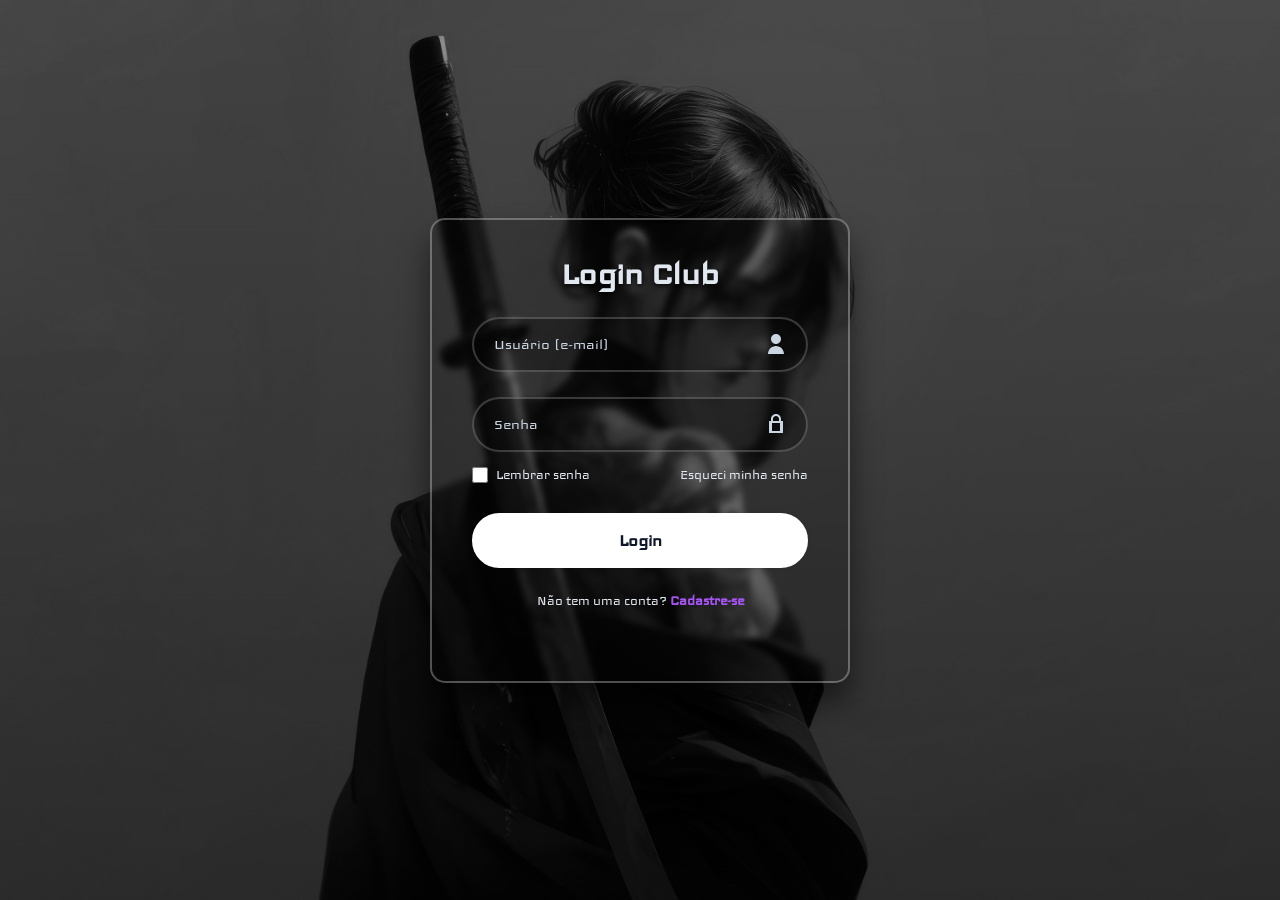
<file: login.html>
<!DOCTYPE html>
<html lang="pt-br">
<head>
    <meta charset="UTF-8">
    <meta name="viewport" content="width=device-width, initial-scale=1.0">
    <title>Club Login</title>
    <style>
        @import url('https://fonts.googleapis.com/css2?family=Iceland&display=swap');
        * { margin: 0; padding: 0; box-sizing: border-box; font-family: "Iceland", sans-serif; }
        body {
            display: flex; justify-content: center; align-items: center; min-height: 100vh;
            background: linear-gradient(rgba(0,0,0,0.4), rgba(0,0,0,0.6)), url('./Ninja.jpg') center/cover no-repeat;
            background-color: #0f172a; padding: 20px;
        }
        .container {
            width: 420px; max-width: 100%; background-color: rgba(0,0,0,0.15);
            border: 2px solid rgba(255,255,255,0.3); border-radius: 15px;
            color: #fff; padding: 35px 40px; box-shadow: 0 20px 30px rgba(0,0,0,0.5);
            backdrop-filter: blur(3px); -webkit-backdrop-filter: blur(3px);
        }
        .container h1 { font-size: 38px; text-align: center; margin-bottom: 25px; color: #e2e8f0; text-shadow: 0 2px 5px rgba(0,0,0,0.8); }
        .input-box { position: relative; width: 100%; height: 55px; margin: 25px 0; }
        .input-box input {
            width: 100%; height: 100%; background-color: rgba(0,0,0,0.3);
            border: 2px solid rgba(255,255,255,0.2); border-radius: 40px; outline: none;
            font-size: 18px; color: #fff; padding: 20px 50px 20px 20px; transition: 0.3s ease;
        }
        .input-box input:focus { border-color: #a855f7; box-shadow: 0 0 15px rgba(168,85,247,0.4); }
        .input-box input::placeholder { color: #cbd5e1; }
        .input-box svg { position: absolute; right: 20px; top: 50%; transform: translateY(-50%); width: 24px; height: 24px; color: #cbd5e1; pointer-events: none; transition: 0.3s ease; }
        .input-box input:focus + svg { color: #a855f7; }
        .remember-forgot { display: flex; justify-content: space-between; align-items: center; flex-wrap: wrap; gap: 10px; margin: -10px 0 20px; font-size: 16px; }
        .remember-forgot label { display: flex; align-items: center; cursor: pointer; color: #e2e8f0; }
        .remember-forgot label input { accent-color: #a855f7; margin-right: 8px; cursor: pointer; width: 16px; height: 16px; }
        .remember-forgot a { text-decoration: none; color: #e2e8f0; transition: 0.3s; cursor: pointer; }
        .remember-forgot a:hover { color: #fff; text-decoration: underline; }
        .login {
            width: 100%; height: 55px; background-color: #fff; border: 2px solid #fff;
            border-radius: 40px; cursor: pointer; font-size: 20px; color: #0f172a;
            font-weight: 600; box-shadow: 0 0 10px rgba(0,0,0,0.1); margin-top: 10px; transition: 0.3s ease;
        }
        .login:hover { background-color: #a855f7; border-color: #a855f7; color: #fff; }
        .register-link { font-size: 16px; text-align: center; margin: 25px 0 10px; color: #e2e8f0; }
        .register-link a { text-decoration: none; color: #a855f7; font-weight: 600; cursor: pointer; }
        .register-link a:hover { color: #fff; text-decoration: underline; }
        .msg { text-align: center; margin-top: 15px; font-size: 16px; min-height: 22px; }
        .msg.erro { color: #f87171; }
        .msg.sucesso { color: #4ade80; }
        @media (max-width: 480px) { .container { width: 100%; padding: 25px 20px; } .container h1 { font-size: 30px; } .input-box { margin: 20px 0; } }
    </style>
</head>
<body>
    <main class="container">
        <!-- LOGIN -->
        <form id="formLogin">
            <h1>Login Club</h1>
            <div class="input-box">
                <input id="emailLogin" type="email" placeholder="Usuário (e-mail)" autocomplete="email" required>
                <svg xmlns="http://www.w3.org/2000/svg" viewBox="0 0 24 24" fill="currentColor"><path d="M12 2C9.243 2 7 4.243 7 7s2.243 5 5 5 5-2.243 5-5-2.243-5-5-5zm0 12c-4.411 0-8 3.589-8 8h16c0-4.411-3.589-8-8-8z"/></svg>
            </div>
            <div class="input-box">
                <input id="senhaLogin" type="password" placeholder="Senha" autocomplete="current-password" required>
                <svg xmlns="http://www.w3.org/2000/svg" viewBox="0 0 24 24" fill="currentColor"><path d="M17 9V7c0-2.757-2.243-5-5-5S7 4.243 7 7v2H5v12h14V9h-2zM9 7c0-1.654 1.346-3 3-3s3 1.346 3 3v2H9V7zm7 12H8v-8h8v8z"/></svg>
            </div>
            <div class="remember-forgot">
                <label><input type="checkbox" id="lembrar"> Lembrar senha</label>
                <a id="linkEsqueci">Esqueci minha senha</a>
            </div>
            <button type="submit" class="login">Login</button>
            <div class="register-link">
                <p>Não tem uma conta? <a id="linkCadastro">Cadastre-se</a></p>
            </div>
            <div id="msgLogin" class="msg"></div>
        </form>

        <!-- CADASTRO (escondido inicialmente) -->
        <form id="formCadastro" style="display:none;">
            <h1>Cadastre-se</h1>
            <div class="input-box">
                <input id="emailCad" type="email" placeholder="E-mail" required>
                <svg xmlns="http://www.w3.org/2000/svg" viewBox="0 0 24 24" fill="currentColor"><path d="M12 2C9.243 2 7 4.243 7 7s2.243 5 5 5 5-2.243 5-5-2.243-5-5-5zm0 12c-4.411 0-8 3.589-8 8h16c0-4.411-3.589-8-8-8z"/></svg>
            </div>
            <div class="input-box">
                <input id="senhaCad" type="password" placeholder="Senha (mín. 6 caracteres)" required minlength="6">
                <svg xmlns="http://www.w3.org/2000/svg" viewBox="0 0 24 24" fill="currentColor"><path d="M17 9V7c0-2.757-2.243-5-5-5S7 4.243 7 7v2H5v12h14V9h-2zM9 7c0-1.654 1.346-3 3-3s3 1.346 3 3v2H9V7zm7 12H8v-8h8v8z"/></svg>
            </div>
            <button type="submit" class="login">Cadastrar</button>
            <div class="register-link">
                <p>Já tem conta? <a id="linkVoltarLogin">Fazer login</a></p>
            </div>
            <div id="msgCad" class="msg"></div>
        </form>
    </main>

    <script>
        // ---------- "Banco de dados" no localStorage ----------
        function getUsuarios() {
            return JSON.parse(localStorage.getItem('usuarios') || '[]');
        }
        function salvarUsuarios(lista) {
            localStorage.setItem('usuarios', JSON.stringify(lista));
        }

        // ---------- Alternar entre telas ----------
        const formLogin = document.getElementById('formLogin');
        const formCadastro = document.getElementById('formCadastro');
        document.getElementById('linkCadastro').onclick = () => {
            formLogin.style.display = 'none';
            formCadastro.style.display = 'block';
        };
        document.getElementById('linkVoltarLogin').onclick = () => {
            formCadastro.style.display = 'none';
            formLogin.style.display = 'block';
        };

        // ---------- CADASTRO ----------
        formCadastro.addEventListener('submit', (e) => {
            e.preventDefault();
            const email = document.getElementById('emailCad').value.trim().toLowerCase();
            const senha = document.getElementById('senhaCad').value;
            const msg = document.getElementById('msgCad');

            if (senha.length < 6) {
                msg.textContent = 'A senha precisa ter no mínimo 6 caracteres.';
                msg.className = 'msg erro';
                return;
            }
            const usuarios = getUsuarios();
            if (usuarios.some(u => u.email === email)) {
                msg.textContent = 'Este e-mail já está cadastrado!';
                msg.className = 'msg erro';
                return;
            }
            usuarios.push({ email, senha });
            salvarUsuarios(usuarios);
            msg.textContent = 'Cadastro realizado com sucesso! Faça login.';
            msg.className = 'msg sucesso';
            document.getElementById('emailCad').value = '';
            document.getElementById('senhaCad').value = '';
            setTimeout(() => {
                formCadastro.style.display = 'none';
                formLogin.style.display = 'block';
                document.getElementById('emailLogin').value = email;
            }, 1200);
        });

        // ---------- LOGIN ----------
        formLogin.addEventListener('submit', (e) => {
            e.preventDefault();
            const email = document.getElementById('emailLogin').value.trim().toLowerCase();
            const senha = document.getElementById('senhaLogin').value;
            const msg = document.getElementById('msgLogin');
            const usuarios = getUsuarios();

            const usuario = usuarios.find(u => u.email === email);
            if (!usuario) {
                msg.textContent = 'E-mail não cadastrado. Faça seu cadastro!';
                msg.className = 'msg erro';
                return;
            }
            if (usuario.senha !== senha) {
                msg.textContent = 'Senha incorreta. Tente novamente.';
                msg.className = 'msg erro';
                return;
            }
          msg.textContent = 'Login realizado com sucesso! Redirecionando...';
          msg.className = 'msg sucesso';
          localStorage.setItem('usuarioLogado', JSON.stringify({ email: usuario.email }));
          if (document.getElementById('lembrar').checked) {
          localStorage.setItem('lembrarEmail', email);
          }
          setTimeout(() => {
           window.location.href = 'index.html';
           }, 1000);
        });

        // ---------- Lembrar e-mail ----------
        window.addEventListener('load', () => {
            const salvo = localStorage.getItem('lembrarEmail');
            if (salvo) {
                document.getElementById('emailLogin').value = salvo;
                document.getElementById('lembrar').checked = true;
            }
        });

        // ---------- Esqueci senha ----------
        document.getElementById('linkEsqueci').onclick = (e) => {
            e.preventDefault();
            const email = prompt('Digite seu e-mail cadastrado:');
            if (!email) return;
            const usuarios = getUsuarios();
            const u = usuarios.find(x => x.email === email.toLowerCase());
            const msg = document.getElementById('msgLogin');
            if (u) {
                msg.textContent = `Sua senha atual é: ${u.senha}`;
                msg.className = 'msg sucesso';
            } else {
                msg.textContent = 'E-mail não encontrado.';
                msg.className = 'msg erro';
            }
        };
    </script>
</body>
</html>
</file>
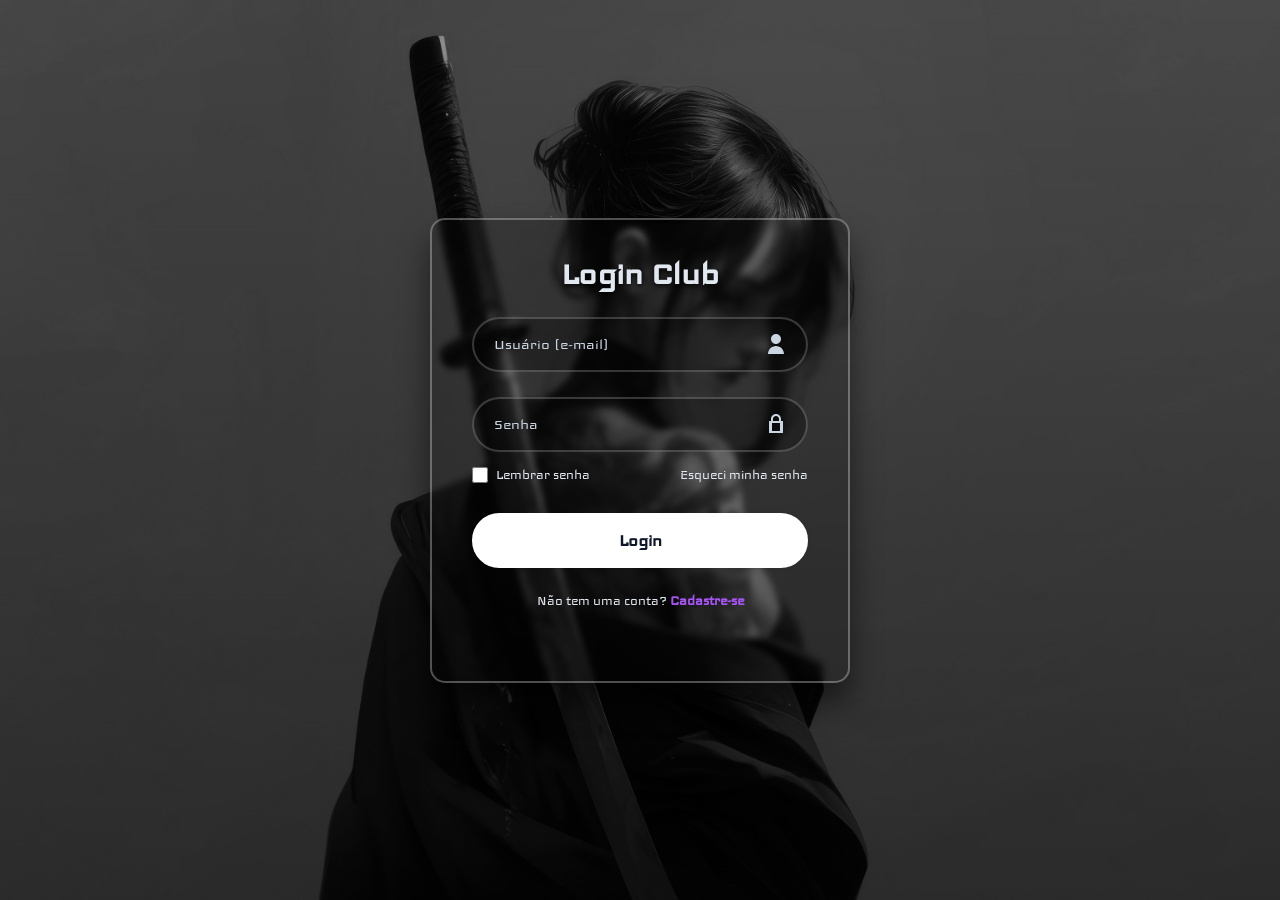
<file: login/login.html>
<!DOCTYPE html>
<html lang="pt-br">
<head>
    <meta charset="UTF-8">
    <meta name="viewport" content="width=device-width, initial-scale=1.0">
    <title>Club Login</title>
    <style>
        @import url('https://fonts.googleapis.com/css2?family=Iceland&display=swap');
        * { margin: 0; padding: 0; box-sizing: border-box; font-family: "Iceland", sans-serif; }
        body {
            display: flex; justify-content: center; align-items: center; min-height: 100vh;
            background: linear-gradient(rgba(0,0,0,0.4), rgba(0,0,0,0.6)), url('./Ninja.jpg') center/cover no-repeat;
            background-color: #0f172a; padding: 20px;
        }
        .container {
            width: 420px; max-width: 100%; background-color: rgba(0,0,0,0.15);
            border: 2px solid rgba(255,255,255,0.3); border-radius: 15px;
            color: #fff; padding: 35px 40px; box-shadow: 0 20px 30px rgba(0,0,0,0.5);
            backdrop-filter: blur(3px); -webkit-backdrop-filter: blur(3px);
        }
        .container h1 { font-size: 38px; text-align: center; margin-bottom: 25px; color: #e2e8f0; text-shadow: 0 2px 5px rgba(0,0,0,0.8); }
        .input-box { position: relative; width: 100%; height: 55px; margin: 25px 0; }
        .input-box input {
            width: 100%; height: 100%; background-color: rgba(0,0,0,0.3);
            border: 2px solid rgba(255,255,255,0.2); border-radius: 40px; outline: none;
            font-size: 18px; color: #fff; padding: 20px 50px 20px 20px; transition: 0.3s ease;
        }
        .input-box input:focus { border-color: #a855f7; box-shadow: 0 0 15px rgba(168,85,247,0.4); }
        .input-box input::placeholder { color: #cbd5e1; }
        .input-box svg { position: absolute; right: 20px; top: 50%; transform: translateY(-50%); width: 24px; height: 24px; color: #cbd5e1; pointer-events: none; transition: 0.3s ease; }
        .input-box input:focus + svg { color: #a855f7; }
        .remember-forgot { display: flex; justify-content: space-between; align-items: center; flex-wrap: wrap; gap: 10px; margin: -10px 0 20px; font-size: 16px; }
        .remember-forgot label { display: flex; align-items: center; cursor: pointer; color: #e2e8f0; }
        .remember-forgot label input { accent-color: #a855f7; margin-right: 8px; cursor: pointer; width: 16px; height: 16px; }
        .remember-forgot a { text-decoration: none; color: #e2e8f0; transition: 0.3s; cursor: pointer; }
        .remember-forgot a:hover { color: #fff; text-decoration: underline; }
        .login {
            width: 100%; height: 55px; background-color: #fff; border: 2px solid #fff;
            border-radius: 40px; cursor: pointer; font-size: 20px; color: #0f172a;
            font-weight: 600; box-shadow: 0 0 10px rgba(0,0,0,0.1); margin-top: 10px; transition: 0.3s ease;
        }
        .login:hover { background-color: #a855f7; border-color: #a855f7; color: #fff; }
        .register-link { font-size: 16px; text-align: center; margin: 25px 0 10px; color: #e2e8f0; }
        .register-link a { text-decoration: none; color: #a855f7; font-weight: 600; cursor: pointer; }
        .register-link a:hover { color: #fff; text-decoration: underline; }
        .msg { text-align: center; margin-top: 15px; font-size: 16px; min-height: 22px; }
        .msg.erro { color: #f87171; }
        .msg.sucesso { color: #4ade80; }
        @media (max-width: 480px) { .container { width: 100%; padding: 25px 20px; } .container h1 { font-size: 30px; } .input-box { margin: 20px 0; } }
    </style>
</head>
<body>
    <main class="container">
        <!-- LOGIN -->
        <form id="formLogin">
            <h1>Login Club</h1>
            <div class="input-box">
                <input id="emailLogin" type="email" placeholder="Usuário (e-mail)" autocomplete="email" required>
                <svg xmlns="http://www.w3.org/2000/svg" viewBox="0 0 24 24" fill="currentColor"><path d="M12 2C9.243 2 7 4.243 7 7s2.243 5 5 5 5-2.243 5-5-2.243-5-5-5zm0 12c-4.411 0-8 3.589-8 8h16c0-4.411-3.589-8-8-8z"/></svg>
            </div>
            <div class="input-box">
                <input id="senhaLogin" type="password" placeholder="Senha" autocomplete="current-password" required>
                <svg xmlns="http://www.w3.org/2000/svg" viewBox="0 0 24 24" fill="currentColor"><path d="M17 9V7c0-2.757-2.243-5-5-5S7 4.243 7 7v2H5v12h14V9h-2zM9 7c0-1.654 1.346-3 3-3s3 1.346 3 3v2H9V7zm7 12H8v-8h8v8z"/></svg>
            </div>
            <div class="remember-forgot">
                <label><input type="checkbox" id="lembrar"> Lembrar senha</label>
                <a id="linkEsqueci">Esqueci minha senha</a>
            </div>
            <button type="submit" class="login">Login</button>
            <div class="register-link">
                <p>Não tem uma conta? <a id="linkCadastro">Cadastre-se</a></p>
            </div>
            <div id="msgLogin" class="msg"></div>
        </form>

        <!-- CADASTRO (escondido inicialmente) -->
        <form id="formCadastro" style="display:none;">
            <h1>Cadastre-se</h1>
            <div class="input-box">
                <input id="emailCad" type="email" placeholder="E-mail" required>
                <svg xmlns="http://www.w3.org/2000/svg" viewBox="0 0 24 24" fill="currentColor"><path d="M12 2C9.243 2 7 4.243 7 7s2.243 5 5 5 5-2.243 5-5-2.243-5-5-5zm0 12c-4.411 0-8 3.589-8 8h16c0-4.411-3.589-8-8-8z"/></svg>
            </div>
            <div class="input-box">
                <input id="senhaCad" type="password" placeholder="Senha (mín. 6 caracteres)" required minlength="6">
                <svg xmlns="http://www.w3.org/2000/svg" viewBox="0 0 24 24" fill="currentColor"><path d="M17 9V7c0-2.757-2.243-5-5-5S7 4.243 7 7v2H5v12h14V9h-2zM9 7c0-1.654 1.346-3 3-3s3 1.346 3 3v2H9V7zm7 12H8v-8h8v8z"/></svg>
            </div>
            <button type="submit" class="login">Cadastrar</button>
            <div class="register-link">
                <p>Já tem conta? <a id="linkVoltarLogin">Fazer login</a></p>
            </div>
            <div id="msgCad" class="msg"></div>
        </form>
    </main>

    <script>
        // ---------- "Banco de dados" no localStorage ----------
        function getUsuarios() {
            return JSON.parse(localStorage.getItem('usuarios') || '[]');
        }
        function salvarUsuarios(lista) {
            localStorage.setItem('usuarios', JSON.stringify(lista));
        }

        // ---------- Alternar entre telas ----------
        const formLogin = document.getElementById('formLogin');
        const formCadastro = document.getElementById('formCadastro');
        document.getElementById('linkCadastro').onclick = () => {
            formLogin.style.display = 'none';
            formCadastro.style.display = 'block';
        };
        document.getElementById('linkVoltarLogin').onclick = () => {
            formCadastro.style.display = 'none';
            formLogin.style.display = 'block';
        };

        // ---------- CADASTRO ----------
        formCadastro.addEventListener('submit', (e) => {
            e.preventDefault();
            const email = document.getElementById('emailCad').value.trim().toLowerCase();
            const senha = document.getElementById('senhaCad').value;
            const msg = document.getElementById('msgCad');

            if (senha.length < 6) {
                msg.textContent = 'A senha precisa ter no mínimo 6 caracteres.';
                msg.className = 'msg erro';
                return;
            }
            const usuarios = getUsuarios();
            if (usuarios.some(u => u.email === email)) {
                msg.textContent = 'Este e-mail já está cadastrado!';
                msg.className = 'msg erro';
                return;
            }
            usuarios.push({ email, senha });
            salvarUsuarios(usuarios);
            msg.textContent = 'Cadastro realizado com sucesso! Faça login.';
            msg.className = 'msg sucesso';
            document.getElementById('emailCad').value = '';
            document.getElementById('senhaCad').value = '';
            setTimeout(() => {
                formCadastro.style.display = 'none';
                formLogin.style.display = 'block';
                document.getElementById('emailLogin').value = email;
            }, 1200);
        });

        // ---------- LOGIN ----------
        formLogin.addEventListener('submit', (e) => {
            e.preventDefault();
            const email = document.getElementById('emailLogin').value.trim().toLowerCase();
            const senha = document.getElementById('senhaLogin').value;
            const msg = document.getElementById('msgLogin');
            const usuarios = getUsuarios();

            const usuario = usuarios.find(u => u.email === email);
            if (!usuario) {
                msg.textContent = 'E-mail não cadastrado. Faça seu cadastro!';
                msg.className = 'msg erro';
                return;
            }
            if (usuario.senha !== senha) {
                msg.textContent = 'Senha incorreta. Tente novamente.';
                msg.className = 'msg erro';
                return;
            }
            msg.textContent = 'Login realizado com sucesso! Redirecionando...';
            msg.className = 'msg sucesso';
            if (document.getElementById('lembrar').checked) {
                localStorage.setItem('lembrarEmail', email);
            }
            // Redirecionar para a página logada (crie um painel.html)
            setTimeout(() => {
                window.location.href = 'painel.html';
            }, 1000);
        });

        // ---------- Lembrar e-mail ----------
        window.addEventListener('load', () => {
            const salvo = localStorage.getItem('lembrarEmail');
            if (salvo) {
                document.getElementById('emailLogin').value = salvo;
                document.getElementById('lembrar').checked = true;
            }
        });

        // ---------- Esqueci senha ----------
        document.getElementById('linkEsqueci').onclick = (e) => {
            e.preventDefault();
            const email = prompt('Digite seu e-mail cadastrado:');
            if (!email) return;
            const usuarios = getUsuarios();
            const u = usuarios.find(x => x.email === email.toLowerCase());
            const msg = document.getElementById('msgLogin');
            if (u) {
                msg.textContent = `Sua senha atual é: ${u.senha}`;
                msg.className = 'msg sucesso';
            } else {
                msg.textContent = 'E-mail não encontrado.';
                msg.className = 'msg erro';
            }
        };
    </script>
</body>
</html>
</file>
<file: assets/nuuvem_com/webflow-47be088b8f138af99ae02ec601f4838686762250bd3c000b07f9d779562537dd.css>
@font-face {
  font-family: 'webflow-icons';
  src: url("[data-uri]") format('truetype');
  font-weight: normal;
  font-style: normal;
}
[class^="w-icon-"],
[class*=" w-icon-"] {
  /* use !important to prevent issues with browser extensions that change fonts */
  font-family: 'webflow-icons' !important;
  speak: none;
  font-style: normal;
  font-weight: normal;
  font-variant: normal;
  text-transform: none;
  line-height: 1;
  /* Better Font Rendering =========== */
  -webkit-font-smoothing: antialiased;
  -moz-osx-font-smoothing: grayscale;
}
.w-icon-slider-right:before {
  content: "\e600";
}
.w-icon-slider-left:before {
  content: "\e601";
}
.w-icon-nav-menu:before {
  content: "\e602";
}
.w-icon-arrow-down:before,
.w-icon-dropdown-toggle:before {
  content: "\e603";
}
.w-icon-file-upload-remove:before {
  content: "\e900";
}
.w-icon-file-upload-icon:before {
  content: "\e903";
}
* {
  -webkit-box-sizing: border-box;
  -moz-box-sizing: border-box;
  box-sizing: border-box;
}
html {
  height: 100%;
}
body {
  margin: 0;
  min-height: 100%;
  background-color: #fff;
  font-family: Arial, sans-serif;
  font-size: 14px;
  line-height: 20px;
  color: #333;
}
img {
  max-width: 100%;
  vertical-align: middle;
  display: inline-block;
}
html.w-mod-touch * {
  background-attachment: scroll !important;
}
.w-block {
  display: block;
}
.w-inline-block {
  max-width: 100%;
  display: inline-block;
}
.w-clearfix:before,
.w-clearfix:after {
  content: " ";
  display: table;
  grid-column-start: 1;
  grid-row-start: 1;
  grid-column-end: 2;
  grid-row-end: 2;
}
.w-clearfix:after {
  clear: both;
}
.w-hidden {
  display: none;
}
.w-button {
  display: inline-block;
  padding: 9px 15px;
  background-color: #3898EC;
  color: white;
  border: 0;
  line-height: inherit;
  text-decoration: none;
  cursor: pointer;
  border-radius: 0;
}
input.w-button {
  -webkit-appearance: button;
}
html[data-w-dynpage] [data-w-cloak] {
  color: transparent !important;
}
.w-code-block {
  margin: unset;
}
pre.w-code-block code {
  all: inherit;
}
pre.w-code-block code > span {
  display: block !important;
}
.w-optimization {
  display: contents;
}
.w-webflow-badge,
.w-webflow-badge > img {
  box-sizing: unset;
  width: unset;
  height: unset;
  max-height: unset;
  max-width: unset;
  min-height: unset;
  min-width: unset;
  margin: unset;
  padding: unset;
  float: unset;
  clear: unset;
  border: unset;
  border-radius: unset;
  background: unset;
  background-image: unset;
  background-position: unset;
  background-size: unset;
  background-repeat: unset;
  background-origin: unset;
  background-clip: unset;
  background-attachment: unset;
  background-color: unset;
  box-shadow: unset;
  transform: unset;
  transition: unset;
  direction: unset;
  font-family: unset;
  font-weight: unset;
  color: unset;
  font-size: unset;
  line-height: unset;
  font-style: unset;
  font-variant: unset;
  text-align: unset;
  letter-spacing: unset;
  text-decoration: unset;
  text-indent: unset;
  text-transform: unset;
  list-style-type: unset;
  text-shadow: unset;
  vertical-align: unset;
  cursor: unset;
  white-space: unset;
  word-break: unset;
  word-spacing: unset;
  word-wrap: unset;
}
.w-webflow-badge {
  position: fixed !important;
  display: inline-block !important;
  visibility: visible !important;
  opacity: 1 !important;
  z-index: 2147483647 !important;
  top: auto !important;
  right: 12px !important;
  bottom: 12px !important;
  left: auto !important;
  color: #aaadb0 !important;
  background-color: #fff !important;
  border-radius: 3px !important;
  padding: 6px !important;
  font-size: 12px !important;
  line-height: 14px !important;
  text-decoration: none !important;
  transform: none !important;
  margin: 0 !important;
  width: auto !important;
  height: auto !important;
  overflow: unset !important;
  white-space: nowrap;
  box-shadow: 0 0 0 1px rgba(0, 0, 0, 0.1), 0px 1px 3px rgba(0, 0, 0, 0.1);
  cursor: pointer;
}
.w-webflow-badge > img {
  position: unset;
  display: inline-block !important;
  visibility: unset !important;
  opacity: 1 !important;
  vertical-align: middle !important;
}
h1,
h2,
h3,
h4,
h5,
h6 {
  font-weight: bold;
  margin-bottom: 10px;
}
h1 {
  font-size: 38px;
  line-height: 44px;
  margin-top: 20px;
}
h2 {
  font-size: 32px;
  line-height: 36px;
  margin-top: 20px;
}
h3 {
  font-size: 24px;
  line-height: 30px;
  margin-top: 20px;
}
h4 {
  font-size: 18px;
  line-height: 24px;
  margin-top: 10px;
}
h5 {
  font-size: 14px;
  line-height: 20px;
  margin-top: 10px;
}
h6 {
  font-size: 12px;
  line-height: 18px;
  margin-top: 10px;
}
p {
  margin-top: 0;
  margin-bottom: 10px;
}
blockquote {
  margin: 0 0 10px 0;
  padding: 10px 20px;
  border-left: 5px solid #E2E2E2;
  font-size: 18px;
  line-height: 22px;
}
figure {
  margin: 0;
  margin-bottom: 10px;
}
figcaption {
  margin-top: 5px;
  text-align: center;
}
ul,
ol {
  margin-top: 0px;
  margin-bottom: 10px;
  padding-left: 40px;
}
.w-list-unstyled {
  padding-left: 0;
  list-style: none;
}
.w-embed:before,
.w-embed:after {
  content: " ";
  display: table;
  grid-column-start: 1;
  grid-row-start: 1;
  grid-column-end: 2;
  grid-row-end: 2;
}
.w-embed:after {
  clear: both;
}
.w-video {
  width: 100%;
  position: relative;
  padding: 0;
}
.w-video iframe,
.w-video object,
.w-video embed {
  position: absolute;
  top: 0;
  left: 0;
  width: 100%;
  height: 100%;
  border: none;
}
fieldset {
  padding: 0;
  margin: 0;
  border: 0;
}
button,
[type='button'],
[type='reset'] {
  border: 0;
  cursor: pointer;
  -webkit-appearance: button;
}
.w-form {
  margin: 0 0 15px;
}
.w-form-done {
  display: none;
  padding: 20px;
  text-align: center;
  background-color: #dddddd;
}
.w-form-fail {
  display: none;
  margin-top: 10px;
  padding: 10px;
  background-color: #ffdede;
}
label {
  display: block;
  margin-bottom: 5px;
  font-weight: bold;
}
.w-input,
.w-select {
  display: block;
  width: 100%;
  height: 38px;
  padding: 8px 12px;
  margin-bottom: 10px;
  font-size: 14px;
  line-height: 1.42857143;
  color: #333333;
  vertical-align: middle;
  background-color: #ffffff;
  border: 1px solid #cccccc;
}
.w-input::placeholder,
.w-select::placeholder {
  color: #999;
}
.w-input:focus,
.w-select:focus {
  border-color: #3898EC;
  outline: 0;
}
.w-input[disabled],
.w-select[disabled],
.w-input[readonly],
.w-select[readonly],
fieldset[disabled] .w-input,
fieldset[disabled] .w-select {
  cursor: not-allowed;
}
.w-input[disabled]:not(.w-input-disabled),
.w-select[disabled]:not(.w-input-disabled),
.w-input[readonly],
.w-select[readonly],
fieldset[disabled]:not(.w-input-disabled) .w-input,
fieldset[disabled]:not(.w-input-disabled) .w-select {
  background-color: #eeeeee;
}
textarea.w-input,
textarea.w-select {
  height: auto;
}
.w-select {
  background-color: #f3f3f3;
}
.w-select[multiple] {
  height: auto;
}
.w-form-label {
  display: inline-block;
  cursor: pointer;
  font-weight: normal;
  margin-bottom: 0px;
}
.w-radio {
  display: block;
  margin-bottom: 5px;
  padding-left: 20px;
}
.w-radio:before,
.w-radio:after {
  content: " ";
  display: table;
  grid-column-start: 1;
  grid-row-start: 1;
  grid-column-end: 2;
  grid-row-end: 2;
}
.w-radio:after {
  clear: both;
}
.w-radio-input {
  margin: 4px 0 0;
  line-height: normal;
  float: left;
  margin-left: -20px;
}
.w-radio-input {
  margin-top: 3px;
}
.w-file-upload {
  display: block;
  margin-bottom: 10px;
}
.w-file-upload-input {
  width: 0.1px;
  height: 0.1px;
  opacity: 0;
  overflow: hidden;
  position: absolute;
  z-index: -100;
}
.w-file-upload-default,
.w-file-upload-uploading,
.w-file-upload-success {
  display: inline-block;
  color: #333333;
}
.w-file-upload-error {
  display: block;
  margin-top: 10px;
}
.w-file-upload-default.w-hidden,
.w-file-upload-uploading.w-hidden,
.w-file-upload-error.w-hidden,
.w-file-upload-success.w-hidden {
  display: none;
}
.w-file-upload-uploading-btn {
  display: flex;
  font-size: 14px;
  font-weight: normal;
  cursor: pointer;
  margin: 0;
  padding: 8px 12px;
  border: 1px solid #cccccc;
  background-color: #fafafa;
}
.w-file-upload-file {
  display: flex;
  flex-grow: 1;
  justify-content: space-between;
  margin: 0;
  padding: 8px 9px 8px 11px;
  border: 1px solid #cccccc;
  background-color: #fafafa;
}
.w-file-upload-file-name {
  font-size: 14px;
  font-weight: normal;
  display: block;
}
.w-file-remove-link {
  margin-top: 3px;
  margin-left: 10px;
  width: auto;
  height: auto;
  padding: 3px;
  display: block;
  cursor: pointer;
}
.w-icon-file-upload-remove {
  margin: auto;
  font-size: 10px;
}
.w-file-upload-error-msg {
  display: inline-block;
  color: #ea384c;
  padding: 2px 0;
}
.w-file-upload-info {
  display: inline-block;
  line-height: 38px;
  padding: 0 12px;
}
.w-file-upload-label {
  display: inline-block;
  font-size: 14px;
  font-weight: normal;
  cursor: pointer;
  margin: 0;
  padding: 8px 12px;
  border: 1px solid #cccccc;
  background-color: #fafafa;
}
.w-icon-file-upload-icon,
.w-icon-file-upload-uploading {
  display: inline-block;
  margin-right: 8px;
  width: 20px;
}
.w-icon-file-upload-uploading {
  height: 20px;
}
.w-container {
  margin-left: auto;
  margin-right: auto;
  max-width: 940px;
}
.w-container:before,
.w-container:after {
  content: " ";
  display: table;
  grid-column-start: 1;
  grid-row-start: 1;
  grid-column-end: 2;
  grid-row-end: 2;
}
.w-container:after {
  clear: both;
}
.w-container .w-row {
  margin-left: -10px;
  margin-right: -10px;
}
.w-row:before,
.w-row:after {
  content: " ";
  display: table;
  grid-column-start: 1;
  grid-row-start: 1;
  grid-column-end: 2;
  grid-row-end: 2;
}
.w-row:after {
  clear: both;
}
.w-row .w-row {
  margin-left: 0;
  margin-right: 0;
}
.w-col {
  position: relative;
  float: left;
  width: 100%;
  min-height: 1px;
  padding-left: 10px;
  padding-right: 10px;
}
.w-col .w-col {
  padding-left: 0;
  padding-right: 0;
}
.w-col-1 {
  width: 8.33333333%;
}
.w-col-2 {
  width: 16.66666667%;
}
.w-col-3 {
  width: 25%;
}
.w-col-4 {
  width: 33.33333333%;
}
.w-col-5 {
  width: 41.66666667%;
}
.w-col-6 {
  width: 50%;
}
.w-col-7 {
  width: 58.33333333%;
}
.w-col-8 {
  width: 66.66666667%;
}
.w-col-9 {
  width: 75%;
}
.w-col-10 {
  width: 83.33333333%;
}
.w-col-11 {
  width: 91.66666667%;
}
.w-col-12 {
  width: 100%;
}
.w-hidden-main {
  display: none !important;
}
@media screen and (max-width: 991px) {
  .w-container {
    max-width: 728px;
  }
  .w-hidden-main {
    display: inherit !important;
  }
  .w-hidden-medium {
    display: none !important;
  }
  .w-col-medium-1 {
    width: 8.33333333%;
  }
  .w-col-medium-2 {
    width: 16.66666667%;
  }
  .w-col-medium-3 {
    width: 25%;
  }
  .w-col-medium-4 {
    width: 33.33333333%;
  }
  .w-col-medium-5 {
    width: 41.66666667%;
  }
  .w-col-medium-6 {
    width: 50%;
  }
  .w-col-medium-7 {
    width: 58.33333333%;
  }
  .w-col-medium-8 {
    width: 66.66666667%;
  }
  .w-col-medium-9 {
    width: 75%;
  }
  .w-col-medium-10 {
    width: 83.33333333%;
  }
  .w-col-medium-11 {
    width: 91.66666667%;
  }
  .w-col-medium-12 {
    width: 100%;
  }
  .w-col-stack {
    width: 100%;
    left: auto;
    right: auto;
  }
}
@media screen and (max-width: 767px) {
  .w-hidden-main {
    display: inherit !important;
  }
  .w-hidden-medium {
    display: inherit !important;
  }
  .w-hidden-small {
    display: none !important;
  }
  .w-row,
  .w-container .w-row {
    margin-left: 0;
    margin-right: 0;
  }
  .w-col {
    width: 100%;
    left: auto;
    right: auto;
  }
  .w-col-small-1 {
    width: 8.33333333%;
  }
  .w-col-small-2 {
    width: 16.66666667%;
  }
  .w-col-small-3 {
    width: 25%;
  }
  .w-col-small-4 {
    width: 33.33333333%;
  }
  .w-col-small-5 {
    width: 41.66666667%;
  }
  .w-col-small-6 {
    width: 50%;
  }
  .w-col-small-7 {
    width: 58.33333333%;
  }
  .w-col-small-8 {
    width: 66.66666667%;
  }
  .w-col-small-9 {
    width: 75%;
  }
  .w-col-small-10 {
    width: 83.33333333%;
  }
  .w-col-small-11 {
    width: 91.66666667%;
  }
  .w-col-small-12 {
    width: 100%;
  }
}
@media screen and (max-width: 479px) {
  .w-container {
    max-width: none;
  }
  .w-hidden-main {
    display: inherit !important;
  }
  .w-hidden-medium {
    display: inherit !important;
  }
  .w-hidden-small {
    display: inherit !important;
  }
  .w-hidden-tiny {
    display: none !important;
  }
  .w-col {
    width: 100%;
  }
  .w-col-tiny-1 {
    width: 8.33333333%;
  }
  .w-col-tiny-2 {
    width: 16.66666667%;
  }
  .w-col-tiny-3 {
    width: 25%;
  }
  .w-col-tiny-4 {
    width: 33.33333333%;
  }
  .w-col-tiny-5 {
    width: 41.66666667%;
  }
  .w-col-tiny-6 {
    width: 50%;
  }
  .w-col-tiny-7 {
    width: 58.33333333%;
  }
  .w-col-tiny-8 {
    width: 66.66666667%;
  }
  .w-col-tiny-9 {
    width: 75%;
  }
  .w-col-tiny-10 {
    width: 83.33333333%;
  }
  .w-col-tiny-11 {
    width: 91.66666667%;
  }
  .w-col-tiny-12 {
    width: 100%;
  }
}
.w-widget {
  position: relative;
}
.w-widget-map {
  width: 100%;
  height: 400px;
}
.w-widget-map label {
  width: auto;
  display: inline;
}
.w-widget-map img {
  max-width: inherit;
}
.w-widget-map .gm-style-iw {
  text-align: center;
}
.w-widget-map .gm-style-iw > button {
  display: none !important;
}
.w-widget-twitter {
  overflow: hidden;
}
.w-widget-twitter-count-shim {
  display: inline-block;
  vertical-align: top;
  position: relative;
  width: 28px;
  height: 20px;
  text-align: center;
  background: white;
  border: #758696 solid 1px;
  border-radius: 3px;
}
.w-widget-twitter-count-shim * {
  pointer-events: none;
  user-select: none;
}
.w-widget-twitter-count-shim .w-widget-twitter-count-inner {
  position: relative;
  font-size: 15px;
  line-height: 12px;
  text-align: center;
  color: #999;
  font-family: serif;
}
.w-widget-twitter-count-shim .w-widget-twitter-count-clear {
  position: relative;
  display: block;
}
.w-widget-twitter-count-shim.w--large {
  width: 36px;
  height: 28px;
}
.w-widget-twitter-count-shim.w--large .w-widget-twitter-count-inner {
  font-size: 18px;
  line-height: 18px;
}
.w-widget-twitter-count-shim:not(.w--vertical) {
  margin-left: 5px;
  margin-right: 8px;
}
.w-widget-twitter-count-shim:not(.w--vertical).w--large {
  margin-left: 6px;
}
.w-widget-twitter-count-shim:not(.w--vertical):before,
.w-widget-twitter-count-shim:not(.w--vertical):after {
  top: 50%;
  left: 0;
  border: solid transparent;
  content: ' ';
  height: 0;
  width: 0;
  position: absolute;
  pointer-events: none;
}
.w-widget-twitter-count-shim:not(.w--vertical):before {
  border-color: rgba(117, 134, 150, 0);
  border-right-color: #5d6c7b;
  border-width: 4px;
  margin-left: -9px;
  margin-top: -4px;
}
.w-widget-twitter-count-shim:not(.w--vertical).w--large:before {
  border-width: 5px;
  margin-left: -10px;
  margin-top: -5px;
}
.w-widget-twitter-count-shim:not(.w--vertical):after {
  border-color: rgba(255, 255, 255, 0);
  border-right-color: white;
  border-width: 4px;
  margin-left: -8px;
  margin-top: -4px;
}
.w-widget-twitter-count-shim:not(.w--vertical).w--large:after {
  border-width: 5px;
  margin-left: -9px;
  margin-top: -5px;
}
.w-widget-twitter-count-shim.w--vertical {
  width: 61px;
  height: 33px;
  margin-bottom: 8px;
}
.w-widget-twitter-count-shim.w--vertical:before,
.w-widget-twitter-count-shim.w--vertical:after {
  top: 100%;
  left: 50%;
  border: solid transparent;
  content: ' ';
  height: 0;
  width: 0;
  position: absolute;
  pointer-events: none;
}
.w-widget-twitter-count-shim.w--vertical:before {
  border-color: rgba(117, 134, 150, 0);
  border-top-color: #5d6c7b;
  border-width: 5px;
  margin-left: -5px;
}
.w-widget-twitter-count-shim.w--vertical:after {
  border-color: rgba(255, 255, 255, 0);
  border-top-color: white;
  border-width: 4px;
  margin-left: -4px;
}
.w-widget-twitter-count-shim.w--vertical .w-widget-twitter-count-inner {
  font-size: 18px;
  line-height: 22px;
}
.w-widget-twitter-count-shim.w--vertical.w--large {
  width: 76px;
}
.w-background-video {
  position: relative;
  overflow: hidden;
  height: 500px;
  color: white;
}
.w-background-video > video {
  background-size: cover;
  background-position: 50% 50%;
  position: absolute;
  margin: auto;
  width: 100%;
  height: 100%;
  right: -100%;
  bottom: -100%;
  top: -100%;
  left: -100%;
  object-fit: cover;
  z-index: -100;
}
.w-background-video > video::-webkit-media-controls-start-playback-button {
  display: none !important;
  -webkit-appearance: none;
}
.w-background-video--control {
  position: absolute;
  bottom: 1em;
  right: 1em;
  background-color: transparent;
  padding: 0;
}
.w-background-video--control > [hidden] {
  display: none !important;
}
.w-slider {
  position: relative;
  height: 300px;
  text-align: center;
  background: #dddddd;
  clear: both;
  -webkit-tap-highlight-color: rgba(0, 0, 0, 0);
  tap-highlight-color: rgba(0, 0, 0, 0);
}
.w-slider-mask {
  position: relative;
  display: block;
  overflow: hidden;
  z-index: 1;
  left: 0;
  right: 0;
  height: 100%;
  white-space: nowrap;
}
.w-slide {
  position: relative;
  display: inline-block;
  vertical-align: top;
  width: 100%;
  height: 100%;
  white-space: normal;
  text-align: left;
}
.w-slider-nav {
  position: absolute;
  z-index: 2;
  top: auto;
  right: 0;
  bottom: 0;
  left: 0;
  margin: auto;
  padding-top: 10px;
  height: 40px;
  text-align: center;
  -webkit-tap-highlight-color: rgba(0, 0, 0, 0);
  tap-highlight-color: rgba(0, 0, 0, 0);
}
.w-slider-nav.w-round > div {
  border-radius: 100%;
}
.w-slider-nav.w-num > div {
  width: auto;
  height: auto;
  padding: 0.2em 0.5em;
  font-size: inherit;
  line-height: inherit;
}
.w-slider-nav.w-shadow > div {
  box-shadow: 0 0 3px rgba(51, 51, 51, 0.4);
}
.w-slider-nav-invert {
  color: #fff;
}
.w-slider-nav-invert > div {
  background-color: rgba(34, 34, 34, 0.4);
}
.w-slider-nav-invert > div.w-active {
  background-color: #222;
}
.w-slider-dot {
  position: relative;
  display: inline-block;
  width: 1em;
  height: 1em;
  background-color: rgba(255, 255, 255, 0.4);
  cursor: pointer;
  margin: 0 3px 0.5em;
  transition: background-color 100ms, color 100ms;
}
.w-slider-dot.w-active {
  background-color: #fff;
}
.w-slider-dot:focus {
  outline: none;
  box-shadow: 0px 0px 0px 2px #fff;
}
.w-slider-dot:focus.w-active {
  box-shadow: none;
}
.w-slider-arrow-left,
.w-slider-arrow-right {
  position: absolute;
  width: 80px;
  top: 0;
  right: 0;
  bottom: 0;
  left: 0;
  margin: auto;
  cursor: pointer;
  overflow: hidden;
  color: white;
  font-size: 40px;
  -webkit-tap-highlight-color: rgba(0, 0, 0, 0);
  tap-highlight-color: rgba(0, 0, 0, 0);
  user-select: none;
}
.w-slider-arrow-left [class^='w-icon-'],
.w-slider-arrow-right [class^='w-icon-'],
.w-slider-arrow-left [class*=' w-icon-'],
.w-slider-arrow-right [class*=' w-icon-'] {
  position: absolute;
}
.w-slider-arrow-left:focus,
.w-slider-arrow-right:focus {
  outline: 0;
}
.w-slider-arrow-left {
  z-index: 3;
  right: auto;
}
.w-slider-arrow-right {
  z-index: 4;
  left: auto;
}
.w-icon-slider-left,
.w-icon-slider-right {
  top: 0;
  right: 0;
  bottom: 0;
  left: 0;
  margin: auto;
  width: 1em;
  height: 1em;
}
.w-slider-aria-label {
  border: 0;
  clip: rect(0 0 0 0);
  height: 1px;
  margin: -1px;
  overflow: hidden;
  padding: 0;
  position: absolute;
  width: 1px;
}
.w-slider-force-show {
  display: block !important;
}
.w-dropdown {
  display: inline-block;
  position: relative;
  text-align: left;
  margin-left: auto;
  margin-right: auto;
  z-index: 900;
}
.w-dropdown-btn,
.w-dropdown-toggle,
.w-dropdown-link {
  position: relative;
  vertical-align: top;
  text-decoration: none;
  color: #222222;
  padding: 20px;
  text-align: left;
  margin-left: auto;
  margin-right: auto;
  white-space: nowrap;
}
.w-dropdown-toggle {
  user-select: none;
  display: inline-block;
  cursor: pointer;
  padding-right: 40px;
}
.w-dropdown-toggle:focus {
  outline: 0;
}
.w-icon-dropdown-toggle {
  position: absolute;
  top: 0;
  right: 0;
  bottom: 0;
  margin: auto;
  margin-right: 20px;
  width: 1em;
  height: 1em;
}
.w-dropdown-list {
  position: absolute;
  background: #dddddd;
  display: none;
  min-width: 100%;
}
.w-dropdown-list.w--open {
  display: block;
}
.w-dropdown-link {
  padding: 10px 20px;
  display: block;
  color: #222222;
}
.w-dropdown-link.w--current {
  color: #0082f3;
}
.w-dropdown-link:focus {
  outline: 0;
}
/**
 * ## Note
 * Safari (on both iOS and OS X) does not handle viewport units (vh, vw) well.
 * For example percentage units do not work on descendants of elements that
 * have any dimensions expressed in viewport units. It also doesn’t handle them at
 * all in `calc()`.
 */
/**
 * Wrapper around all lightbox elements
 *
 * 1. Since the lightbox can receive focus, IE also gives it an outline.
 * 2. Fixes flickering on Chrome when a transition is in progress
 *    underneath the lightbox.
 */
.w-lightbox-backdrop {
  cursor: auto;
  font-style: normal;
  letter-spacing: normal;
  list-style: disc;
  text-indent: 0;
  text-shadow: none;
  text-transform: none;
  visibility: visible;
  white-space: normal;
  word-break: normal;
  word-spacing: normal;
  word-wrap: normal;
  position: fixed;
  top: 0;
  right: 0;
  bottom: 0;
  left: 0;
  color: #fff;
  font-family: "Helvetica Neue", Helvetica, Ubuntu, "Segoe UI", Verdana, sans-serif;
  font-size: 17px;
  line-height: 1.2;
  font-weight: 300;
  text-align: center;
  background: rgba(0, 0, 0, 0.9);
  z-index: 2000;
  outline: 0;
  /* 1 */
  opacity: 0;
  -webkit-user-select: none;
  -moz-user-select: none;
  -webkit-tap-highlight-color: transparent;
  -webkit-transform: translate(0, 0);
  /* 2 */
}
/**
 * Neat trick to bind the rubberband effect to our canvas instead of the whole
 * document on iOS. It also prevents a bug that causes the document underneath to scroll.
 */
.w-lightbox-backdrop,
.w-lightbox-container {
  height: 100%;
  overflow: auto;
  -webkit-overflow-scrolling: touch;
}
.w-lightbox-content {
  position: relative;
  height: 100vh;
  overflow: hidden;
}
.w-lightbox-view {
  position: absolute;
  width: 100vw;
  height: 100vh;
  opacity: 0;
}
.w-lightbox-view:before {
  content: "";
  height: 100vh;
}
/* .w-lightbox-content */
.w-lightbox-group,
.w-lightbox-group .w-lightbox-view,
.w-lightbox-group .w-lightbox-view:before {
  height: 86vh;
}
.w-lightbox-frame,
.w-lightbox-view:before {
  display: inline-block;
  vertical-align: middle;
}
/*
 * 1. Remove default margin set by user-agent on the <figure> element.
 */
.w-lightbox-figure {
  position: relative;
  margin: 0;
  /* 1 */
}
.w-lightbox-group .w-lightbox-figure {
  cursor: pointer;
}
/**
 * IE adds image dimensions as width and height attributes on the IMG tag,
 * but we need both width and height to be set to auto to enable scaling.
 */
.w-lightbox-img {
  width: auto;
  height: auto;
  max-width: none;
}
/**
 * 1. Reset if style is set by user on "All Images"
 */
.w-lightbox-image {
  display: block;
  float: none;
  /* 1 */
  max-width: 100vw;
  max-height: 100vh;
}
.w-lightbox-group .w-lightbox-image {
  max-height: 86vh;
}
.w-lightbox-caption {
  position: absolute;
  right: 0;
  bottom: 0;
  left: 0;
  padding: 0.5em 1em;
  background: rgba(0, 0, 0, 0.4);
  text-align: left;
  text-overflow: ellipsis;
  white-space: nowrap;
  overflow: hidden;
}
.w-lightbox-embed {
  position: absolute;
  top: 0;
  right: 0;
  bottom: 0;
  left: 0;
  width: 100%;
  height: 100%;
}
.w-lightbox-control {
  position: absolute;
  top: 0;
  width: 4em;
  background-size: 24px;
  background-repeat: no-repeat;
  background-position: center;
  cursor: pointer;
  -webkit-transition: all 0.3s;
  transition: all 0.3s;
}
.w-lightbox-left {
  display: none;
  bottom: 0;
  left: 0;
  /* <svg xmlns="http://www.w3.org/2000/svg" viewBox="-20 0 24 40" width="24" height="40"><g transform="rotate(45)"><path d="m0 0h5v23h23v5h-28z" opacity=".4"/><path d="m1 1h3v23h23v3h-26z" fill="#fff"/></g></svg> */
  background-image: url("[data-uri]");
}
.w-lightbox-right {
  display: none;
  right: 0;
  bottom: 0;
  /* <svg xmlns="http://www.w3.org/2000/svg" viewBox="-4 0 24 40" width="24" height="40"><g transform="rotate(45)"><path d="m0-0h28v28h-5v-23h-23z" opacity=".4"/><path d="m1 1h26v26h-3v-23h-23z" fill="#fff"/></g></svg> */
  background-image: url("[data-uri]");
}
/*
 * Without specifying the with and height inside the SVG, all versions of IE render the icon too small.
 * The bug does not seem to manifest itself if the elements are tall enough such as the above arrows.
 * (http://stackoverflow.com/questions/16092114/background-size-differs-in-internet-explorer)
 */
.w-lightbox-close {
  right: 0;
  height: 2.6em;
  /* <svg xmlns="http://www.w3.org/2000/svg" viewBox="-4 0 18 17" width="18" height="17"><g transform="rotate(45)"><path d="m0 0h7v-7h5v7h7v5h-7v7h-5v-7h-7z" opacity=".4"/><path d="m1 1h7v-7h3v7h7v3h-7v7h-3v-7h-7z" fill="#fff"/></g></svg> */
  background-image: url("[data-uri]");
  background-size: 18px;
}
/**
 * 1. All IE versions add extra space at the bottom without this.
 */
.w-lightbox-strip {
  position: absolute;
  bottom: 0;
  left: 0;
  right: 0;
  padding: 0 1vh;
  line-height: 0;
  /* 1 */
  white-space: nowrap;
  overflow-x: auto;
  overflow-y: hidden;
}
/*
 * 1. We use content-box to avoid having to do `width: calc(10vh + 2vw)`
 *    which doesn’t work in Safari anyway.
 * 2. Chrome renders images pixelated when switching to GPU. Making sure
 *    the parent is also rendered on the GPU (by setting translate3d for
 *    example) fixes this behavior.
 */
.w-lightbox-item {
  display: inline-block;
  width: 10vh;
  padding: 2vh 1vh;
  box-sizing: content-box;
  /* 1 */
  cursor: pointer;
  -webkit-transform: translate3d(0, 0, 0);
  /* 2 */
}
.w-lightbox-active {
  opacity: 0.3;
}
.w-lightbox-thumbnail {
  position: relative;
  height: 10vh;
  background: #222;
  overflow: hidden;
}
.w-lightbox-thumbnail-image {
  position: absolute;
  top: 0;
  left: 0;
}
.w-lightbox-thumbnail .w-lightbox-tall {
  top: 50%;
  width: 100%;
  -webkit-transform: translate(0, -50%);
  transform: translate(0, -50%);
}
.w-lightbox-thumbnail .w-lightbox-wide {
  left: 50%;
  height: 100%;
  -webkit-transform: translate(-50%, 0);
  transform: translate(-50%, 0);
}
/*
 * Spinner
 *
 * Absolute pixel values are used to avoid rounding errors that would cause
 * the white spinning element to be misaligned with the track.
 */
.w-lightbox-spinner {
  position: absolute;
  top: 50%;
  left: 50%;
  box-sizing: border-box;
  width: 40px;
  height: 40px;
  margin-top: -20px;
  margin-left: -20px;
  border: 5px solid rgba(0, 0, 0, 0.4);
  border-radius: 50%;
  -webkit-animation: spin 0.8s infinite linear;
  animation: spin 0.8s infinite linear;
}
.w-lightbox-spinner:after {
  content: "";
  position: absolute;
  top: -4px;
  right: -4px;
  bottom: -4px;
  left: -4px;
  border: 3px solid transparent;
  border-bottom-color: #fff;
  border-radius: 50%;
}
/*
 * Utility classes
 */
.w-lightbox-hide {
  display: none;
}
.w-lightbox-noscroll {
  overflow: hidden;
}
@media (min-width: 768px) {
  .w-lightbox-content {
    height: 96vh;
    margin-top: 2vh;
  }
  .w-lightbox-view,
  .w-lightbox-view:before {
    height: 96vh;
  }
  /* .w-lightbox-content */
  .w-lightbox-group,
  .w-lightbox-group .w-lightbox-view,
  .w-lightbox-group .w-lightbox-view:before {
    height: 84vh;
  }
  .w-lightbox-image {
    max-width: 96vw;
    max-height: 96vh;
  }
  .w-lightbox-group .w-lightbox-image {
    max-width: 82.3vw;
    max-height: 84vh;
  }
  .w-lightbox-left,
  .w-lightbox-right {
    display: block;
    opacity: 0.5;
  }
  .w-lightbox-close {
    opacity: 0.8;
  }
  .w-lightbox-control:hover {
    opacity: 1;
  }
}
.w-lightbox-inactive,
.w-lightbox-inactive:hover {
  opacity: 0;
}
.w-richtext:before,
.w-richtext:after {
  content: " ";
  display: table;
  grid-column-start: 1;
  grid-row-start: 1;
  grid-column-end: 2;
  grid-row-end: 2;
}
.w-richtext:after {
  clear: both;
}
.w-richtext[contenteditable="true"]:before,
.w-richtext[contenteditable="true"]:after {
  white-space: initial;
}
.w-richtext ol,
.w-richtext ul {
  overflow: hidden;
}
.w-richtext .w-richtext-figure-selected.w-richtext-figure-type-video div:after,
.w-richtext .w-richtext-figure-selected[data-rt-type="video"] div:after {
  outline: 2px solid #2895f7;
}
.w-richtext .w-richtext-figure-selected.w-richtext-figure-type-image div,
.w-richtext .w-richtext-figure-selected[data-rt-type="image"] div {
  outline: 2px solid #2895f7;
}
.w-richtext figure.w-richtext-figure-type-video > div:after,
.w-richtext figure[data-rt-type="video"] > div:after {
  content: '';
  position: absolute;
  display: none;
  left: 0;
  top: 0;
  right: 0;
  bottom: 0;
}
.w-richtext figure {
  position: relative;
  max-width: 60%;
}
.w-richtext figure > div:before {
  cursor: default!important;
}
.w-richtext figure img {
  width: 100%;
}
.w-richtext figure figcaption.w-richtext-figcaption-placeholder {
  opacity: 0.6;
}
.w-richtext figure div {
  /* fix incorrectly sized selection border in the data manager */
  font-size: 0px;
  color: transparent;
}
.w-richtext figure.w-richtext-figure-type-image,
.w-richtext figure[data-rt-type="image"] {
  display: table;
}
.w-richtext figure.w-richtext-figure-type-image > div,
.w-richtext figure[data-rt-type="image"] > div {
  display: inline-block;
}
.w-richtext figure.w-richtext-figure-type-image > figcaption,
.w-richtext figure[data-rt-type="image"] > figcaption {
  display: table-caption;
  caption-side: bottom;
}
.w-richtext figure.w-richtext-figure-type-video,
.w-richtext figure[data-rt-type="video"] {
  width: 60%;
  height: 0;
}
.w-richtext figure.w-richtext-figure-type-video iframe,
.w-richtext figure[data-rt-type="video"] iframe {
  position: absolute;
  top: 0;
  left: 0;
  width: 100%;
  height: 100%;
}
.w-richtext figure.w-richtext-figure-type-video > div,
.w-richtext figure[data-rt-type="video"] > div {
  width: 100%;
}
.w-richtext figure.w-richtext-align-center {
  margin-right: auto;
  margin-left: auto;
  clear: both;
}
.w-richtext figure.w-richtext-align-center.w-richtext-figure-type-image > div,
.w-richtext figure.w-richtext-align-center[data-rt-type="image"] > div {
  max-width: 100%;
}
.w-richtext figure.w-richtext-align-normal {
  clear: both;
}
.w-richtext figure.w-richtext-align-fullwidth {
  width: 100%;
  max-width: 100%;
  text-align: center;
  clear: both;
  display: block;
  margin-right: auto;
  margin-left: auto;
}
.w-richtext figure.w-richtext-align-fullwidth > div {
  display: inline-block;
  /* padding-bottom is used for aspect ratios in video figures
      we want the div to inherit that so hover/selection borders in the designer-canvas
      fit right*/
  padding-bottom: inherit;
}
.w-richtext figure.w-richtext-align-fullwidth > figcaption {
  display: block;
}
.w-richtext figure.w-richtext-align-floatleft {
  float: left;
  margin-right: 15px;
  clear: none;
}
.w-richtext figure.w-richtext-align-floatright {
  float: right;
  margin-left: 15px;
  clear: none;
}
.w-nav {
  position: relative;
  background: #dddddd;
  z-index: 1000;
}
.w-nav:before,
.w-nav:after {
  content: " ";
  display: table;
  grid-column-start: 1;
  grid-row-start: 1;
  grid-column-end: 2;
  grid-row-end: 2;
}
.w-nav:after {
  clear: both;
}
.w-nav-brand {
  position: relative;
  float: left;
  text-decoration: none;
  color: #333333;
}
.w-nav-link {
  position: relative;
  display: inline-block;
  vertical-align: top;
  text-decoration: none;
  color: #222222;
  padding: 20px;
  text-align: left;
  margin-left: auto;
  margin-right: auto;
}
.w-nav-link.w--current {
  color: #0082f3;
}
.w-nav-menu {
  position: relative;
  float: right;
}
[data-nav-menu-open] {
  display: block !important;
  position: absolute;
  top: 100%;
  left: 0;
  right: 0;
  background: #C8C8C8;
  text-align: center;
  overflow: visible;
  min-width: 200px;
}
.w--nav-link-open {
  display: block;
  position: relative;
}
.w-nav-overlay {
  position: absolute;
  overflow: hidden;
  display: none;
  top: 100%;
  left: 0;
  right: 0;
  width: 100%;
}
.w-nav-overlay [data-nav-menu-open] {
  top: 0;
}
.w-nav[data-animation='over-left'] .w-nav-overlay {
  width: auto;
}
.w-nav[data-animation='over-left'] .w-nav-overlay,
.w-nav[data-animation='over-left'] [data-nav-menu-open] {
  right: auto;
  z-index: 1;
  top: 0;
}
.w-nav[data-animation='over-right'] .w-nav-overlay {
  width: auto;
}
.w-nav[data-animation='over-right'] .w-nav-overlay,
.w-nav[data-animation='over-right'] [data-nav-menu-open] {
  left: auto;
  z-index: 1;
  top: 0;
}
.w-nav-button {
  position: relative;
  float: right;
  padding: 18px;
  font-size: 24px;
  display: none;
  cursor: pointer;
  -webkit-tap-highlight-color: rgba(0, 0, 0, 0);
  tap-highlight-color: rgba(0, 0, 0, 0);
  user-select: none;
}
.w-nav-button:focus {
  outline: 0;
}
.w-nav-button.w--open {
  background-color: #C8C8C8;
  color: white;
}
.w-nav[data-collapse='all'] .w-nav-menu {
  display: none;
}
.w-nav[data-collapse='all'] .w-nav-button {
  display: block;
}
.w--nav-dropdown-open {
  display: block;
}
.w--nav-dropdown-toggle-open {
  display: block;
}
.w--nav-dropdown-list-open {
  position: static;
}
/**
 * NOTE: These rules are overridden in site-designer.less to use container queries instead of media queries
 * when the navbar is inside a Frame on the Open Canvas.
 */
@media screen and (max-width: 991px) {
  .w-nav[data-collapse='medium'] .w-nav-menu {
    display: none;
  }
  .w-nav[data-collapse='medium'] .w-nav-button {
    display: block;
  }
}
@media screen and (max-width: 767px) {
  .w-nav[data-collapse='small'] .w-nav-menu {
    display: none;
  }
  .w-nav[data-collapse='small'] .w-nav-button {
    display: block;
  }
  .w-nav-brand {
    padding-left: 10px;
  }
}
@media screen and (max-width: 479px) {
  .w-nav[data-collapse='tiny'] .w-nav-menu {
    display: none;
  }
  .w-nav[data-collapse='tiny'] .w-nav-button {
    display: block;
  }
}
.w-tabs {
  position: relative;
}
.w-tabs:before,
.w-tabs:after {
  content: " ";
  display: table;
  grid-column-start: 1;
  grid-row-start: 1;
  grid-column-end: 2;
  grid-row-end: 2;
}
.w-tabs:after {
  clear: both;
}
.w-tab-menu {
  position: relative;
}
.w-tab-link {
  position: relative;
  display: inline-block;
  vertical-align: top;
  text-decoration: none;
  padding: 9px 30px;
  text-align: left;
  cursor: pointer;
  color: #222222;
  background-color: #dddddd;
}
.w-tab-link.w--current {
  background-color: #C8C8C8;
}
.w-tab-link:focus {
  outline: 0;
}
.w-tab-content {
  position: relative;
  display: block;
  overflow: hidden;
}
.w-tab-pane {
  position: relative;
  display: none;
}
.w--tab-active {
  display: block;
}
@media screen and (max-width: 479px) {
  .w-tab-link {
    display: block;
  }
}
.w-ix-emptyfix:after {
  content: "";
}
@keyframes spin {
  0% {
    transform: rotate(0deg);
  }
  100% {
    transform: rotate(360deg);
  }
}
.w-dyn-empty {
  padding: 10px;
  background-color: #dddddd;
}
.w-dyn-hide {
  display: none !important;
}
.w-dyn-bind-empty {
  display: none !important;
}
.w-condition-invisible {
  display: none !important;
}
.wf-layout-layout {
  display: grid;
}
.w-layout-grid {
  display: grid;
  grid-auto-columns: 1fr;
  grid-template-columns: 1fr 1fr;
  grid-template-rows: auto auto;
  grid-row-gap: 16px;
  grid-column-gap: 16px;
}
</file>
<file: assets/nuuvem_com/gtavi-preorder-webflow-ea53dd9c2358e1154ad547dfb61b110187ad04ac876a0cabf1b6c9c75c1e2cf2.css>
:root {
  --gray-50: #f2f2f4;
  --dark-blue-300: #5d729c;
  --blue-700: #174bb5;
  --dark-blue-400: #3d5689;
  --dark-blue-900: #05122d;
  --dark-blue-500: #0f2d69;
  --spring-green-500: #26fe96;
  --gray-100: #d5d6dc;
  --gray-400: #9395a5;
  --gray-800: #42444e;
  --black: #111314;
  --gray-950: #1a1920;
  --blue-400: #4d87ff;
  --blue-500: #2069ff;
  --blue-900: #0d2c6b;
  --red-500: #f30c14;
  --green-500: #5eff6c;
  --yellow-500: #ffcf26;
  --orange-500: #f26d09;
  --magenta-300: #ff6ca3;
  --magenta-500: #ff2475;
  --dark-blue-700: #091f4c;
  --blue-800: #123a8c;
  --violet-500: #864dff;
  --red-40\<deleted\|variable-d8b9291d\>: #e02c33;
  --white: white;
}

.w-embed-youtubevideo {
  background-image: url("youtube-placeholder-2b05e7d68d-57a95589363c285e57f425f20f8533af5c8e505dcd7102399805e36919f6714f.svg");
  background-position: 50%;
  background-size: cover;
  width: 100%;
  padding-bottom: 0;
  padding-left: 0;
  padding-right: 0;
  position: relative;
}

.w-embed-youtubevideo:empty {
  min-height: 75px;
  padding-bottom: 56.25%;
}

.w-layout-grid {
  grid-row-gap: 16px;
  grid-column-gap: 16px;
  grid-template-rows: auto auto;
  grid-template-columns: 1fr 1fr;
  grid-auto-columns: 1fr;
  display: grid;
}

body {
  color: var(--gray-50);
  background-color: #121218;
  font-family: Work Sans, sans-serif;
  font-size: 16px;
  font-weight: 500;
  line-height: 150%;
}

h1 {
  margin-top: 0;
  margin-bottom: 0;
  font-family: Poppins, sans-serif;
  font-size: 60px;
  font-weight: 700;
  line-height: 72px;
}

h2 {
  margin-top: 0;
  margin-bottom: 0;
  font-family: Poppins, sans-serif;
  font-size: 48px;
  font-weight: 700;
  line-height: 56px;
}

h3 {
  margin-top: 0;
  margin-bottom: 0;
  font-family: Poppins, sans-serif;
  font-size: 40px;
  font-weight: 800;
  line-height: 46px;
}

h4 {
  margin-top: 0;
  margin-bottom: 0;
  font-family: Poppins, sans-serif;
  font-size: 34px;
  font-weight: 800;
  line-height: 40px;
}

h5 {
  margin-top: 0;
  margin-bottom: 0;
  font-family: Poppins, sans-serif;
  font-size: 28px;
  font-weight: 800;
  line-height: 34px;
}

h6 {
  margin-top: 0;
  margin-bottom: 0;
  font-family: Poppins, sans-serif;
  font-size: 24px;
  font-weight: 800;
  line-height: 28px;
}

p {
  margin-bottom: 0;
  font-size: 16px;
  line-height: 24px;
}

a {
  color: var(--gray-50);
  font-weight: 700;
}

ul {
  margin-top: 0;
  margin-bottom: 24px;
  padding-left: 40px;
}

li {
  margin-bottom: 4px;
}

img {
  width: 100%;
  display: inline-block;
}

label {
  margin-bottom: 5px;
  font-weight: bold;
  display: block;
}

blockquote {
  border-left: 5px solid var(--dark-blue-300);
  margin-top: 24px;
  margin-bottom: 24px;
  padding: 10px 20px;
  font-size: 18px;
  line-height: 1.5em;
}

figure {
  margin-bottom: 10px;
}

figcaption {
  text-align: center;
  margin-top: 6px;
  font-size: 12px;
  line-height: 14px;
}

.sg-nav {
  border-right: 1px solid #ced5db;
  width: 240px;
  height: 0;
  position: fixed;
  inset: 0% auto 0 0;
}

.sg-menu-brand {
  margin-top: 40px;
  margin-bottom: 50px;
  margin-left: 30px;
  padding-left: 0;
}

.sg-menu {
  width: 100%;
  padding-left: 20px;
  padding-right: 20px;
}

.sg-menu-link {
  width: 100%;
  color: var(--dark-blue-300);
  border-left: 4px solid #0000;
  padding-top: 7px;
  padding-bottom: 7px;
  padding-left: 20px;
  transition: background-color .2s, color .2s;
}

.sg-menu-link:hover {
  color: var(--gray-50);
}

.sg-menu-link.w--current {
  background-color: var(--blue-700);
  color: var(--gray-50);
  border-radius: 8px;
  padding-right: 0;
  font-weight: 600;
}

.horizontal-line {
  background-color: var(--dark-blue-400);
  opacity: .2;
  width: 100%;
  height: 1px;
  margin-top: 34px;
  margin-bottom: 34px;
}

.horizontal-line.design-system {
  position: relative;
}

.sg-block {
  margin-bottom: 32px;
}

.sg-description {
  max-width: 420px;
  color: var(--gray-50);
}

.grid {
  grid-column-gap: 20px;
  grid-row-gap: 20px;
  flex-direction: column;
  grid-template-rows: auto;
  grid-template-columns: 1fr 1fr;
  grid-auto-columns: 1fr;
  justify-content: center;
  align-items: stretch;
  width: 100%;
  display: grid;
  position: relative;
}

.grid.desk-3.tab-2 {
  grid-column-gap: 40px;
  grid-row-gap: 40px;
  grid-template-columns: minmax(30%, 1fr) minmax(30%, 1fr) minmax(30%, 1fr);
}

.grid.desk-3.mosaic {
  grid-row-gap: 28px;
  grid-template-rows: auto auto;
  grid-template-columns: 1fr 1fr 1fr 1fr 1fr 1fr;
  max-width: 960px;
}

.grid.desk-4 {
  grid-column-gap: 40px;
  grid-row-gap: 40px;
  grid-template-columns: 1fr 1fr 1fr 1fr;
}

.grid.desk-4.tab-4 {
  grid-column-gap: 40px;
  grid-row-gap: 40px;
}

.grid.desk-4.tab-2 {
  grid-column-gap: 28px;
  grid-row-gap: 28px;
  grid-template-columns: 1fr 1fr 1fr 1fr;
}

.grid.desk-4.tab-2.highlight-4 {
  grid-template-rows: auto;
  grid-template-columns: minmax(23%, 1fr) minmax(23%, 1fr) minmax(23%, 1fr) minmax(23%, 1fr);
}

.grid.desk-2 {
  grid-column-gap: 40px;
  grid-row-gap: 40px;
  grid-template-rows: auto;
}

.grid.desk-2.tab-2 {
  grid-column-gap: 40px;
  grid-row-gap: 40px;
}

.grid.desk-2.tab-2.banner {
  background-image: linear-gradient(#123a8c6b, #123a8cf5), linear-gradient(#00000080, #00000080), url("apps-1141-13611629487809145-d525d06b-da44-4337-9-6e0f47498739eb9c02457320e48c9ed73accf97e99aa94d224786626523cb64e.jpg");
  background-position: 0 0, 0 0, 50%;
  background-repeat: repeat, repeat, no-repeat;
  background-size: auto, auto, cover;
  grid-template-columns: .5fr 1fr;
  height: auto;
  min-height: 300px;
  padding: 40px;
}

.grid.desk-2.tab-2.intro-without-video {
  grid-row-gap: 10px;
  grid-template-columns: .75fr 1fr;
  max-width: 960px;
}

.grid.desk-2.tab-2.select {
  grid-column-gap: 12px;
  grid-row-gap: 12px;
}

.grid.desk-6 {
  grid-column-gap: 20px;
  grid-row-gap: 20px;
  grid-template-columns: 1fr 1fr 1fr 1fr 1fr 1fr;
}

.grid.desk-5 {
  grid-column-gap: 20px;
  grid-row-gap: 20px;
  grid-template-columns: 1fr 1fr 1fr 1fr 1fr;
}

.grid.desk-3 {
  grid-column-gap: 40px;
  grid-row-gap: 40px;
  grid-template-columns: 1fr 1fr 1fr;
}

.grid.desk-3.gift-cards {
  grid-column-gap: 20px;
  grid-row-gap: 20px;
}

.wrapper {
  width: 100%;
  min-height: 100vh;
}

._1-2-grid {
  grid-column-gap: 40px;
  grid-row-gap: 40px;
  flex-direction: column;
  grid-template-rows: auto;
  grid-template-columns: 1fr 2fr;
  justify-content: center;
  align-items: stretch;
  width: 100%;
  display: grid;
  position: relative;
}

._12-columns {
  flex-flow: wrap;
  place-content: stretch center;
  align-items: center;
  margin-left: -16px;
  margin-right: -16px;
  display: flex;
}

._12-columns.align-left {
  justify-content: flex-start;
}

.tab-link {
  color: #fff9cb;
  text-align: center;
  background-color: #1c1c4c;
  border-radius: 999px;
  flex: 0 auto;
  margin-left: 0;
  margin-right: 0;
  padding: 12px 20px;
  font-family: Poppins, sans-serif;
  font-size: 16px;
  font-weight: 700;
  line-height: 20px;
  transition: all .3s;
}

.tab-link:hover {
  opacity: 1;
  color: var(--gray-50);
}

.tab-link.w--current {
  opacity: 1;
  color: var(--dark-blue-900);
  background-color: #fff9cb;
}

.tab-link.vertical {
  justify-content: space-between;
  align-items: center;
  display: flex;
}

.tab-link.select {
  border: 3px solid var(--gray-50);
  opacity: 100;
  color: var(--gray-50);
  text-align: left;
  background-color: #0000;
  border-radius: 8px;
  padding-left: 16px;
  padding-right: 16px;
  line-height: 22px;
}

.tab-link.select.w--current {
  background-color: var(--gray-50);
  color: #ca3e5c;
}

._2-1-grid {
  grid-column-gap: 40px;
  grid-row-gap: 40px;
  flex-direction: column;
  grid-template-rows: auto;
  grid-template-columns: 2fr 1fr;
  grid-auto-columns: 1fr;
  justify-content: center;
  align-items: stretch;
  width: 100%;
  display: grid;
  position: relative;
}

._2-1-grid.coupon {
  background-color: var(--dark-blue-500);
  border-radius: 20px;
  padding: 24px 32px;
}

._2-1-grid.coupon.button {
  grid-template-columns: 1.5fr 1.25fr;
}

.column {
  flex-flow: column;
  flex: 0 auto;
  align-items: stretch;
  min-height: 32px;
  padding-left: 16px;
  padding-right: 16px;
  display: flex;
  position: relative;
}

.column.desk-3 {
  flex: none;
  width: 25%;
}

.column.desk-9 {
  width: 75%;
}

.spacer {
  background-color: #ece7e0;
  height: 48px;
}

.spacer._48 {
  background-color: #0000;
  border-radius: 6px;
  width: 48px;
}

.spacer._120 {
  background-color: #0000;
  width: 120px;
  height: 120px;
}

.spacer._96 {
  background-color: #0000;
  width: 96px;
  height: 96px;
}

.spacer._32 {
  background-color: #0000;
  border-radius: 6px;
  width: 32px;
  height: 32px;
}

.spacer._80 {
  background-color: #0000;
  width: 80px;
  height: 80px;
}

.spacer._24 {
  text-transform: uppercase;
  background-color: #0000;
  width: 24px;
  height: 24px;
}

.spacer._16 {
  background-color: #0000;
  width: 16px;
  height: 16px;
}

.spacer._60 {
  background-color: #0000;
  width: 60px;
  height: 60px;
}

.spacer._8 {
  background-color: #0000;
  width: 8px;
  height: 8px;
}

.spacer._12 {
  background-color: #0000;
  width: 12px;
  height: 12px;
}

.spacer._20 {
  text-transform: uppercase;
  background-color: #0000;
  width: 20px;
  height: 20px;
}

.spacer._28 {
  text-transform: uppercase;
  background-color: #0000;
  width: 28px;
  height: 28px;
}

.spacer._40 {
  background-color: #0000;
  border-radius: 6px;
  width: 40px;
  height: 40px;
}

.paragraph {
  font-size: 16px;
  line-height: 24px;
}

.paragraph.small {
  margin-bottom: 0;
  font-size: 14px;
  line-height: 20px;
}

.paragraph.small.disclaimer {
  text-align: center;
  font-family: Work Sans, sans-serif;
  font-size: 12px;
  font-style: normal;
  font-weight: 400;
}

.paragraph.small.disclaimer.center {
  margin-top: -20px;
}

.paragraph.small.coupon-disclaimer {
  text-align: center;
  font-family: Work Sans, sans-serif;
  font-size: 12px;
  font-style: normal;
  font-weight: 400;
}

.paragraph.large {
  font-size: 18px;
  line-height: 28px;
}

.paragraph.more-coupons {
  text-align: center;
  margin-bottom: 0;
  font-weight: 700;
}

.visible-spacer {
  background-color: var(--dark-blue-900);
  border-radius: 5px;
  display: inline-block;
}

.rich-text {
  text-align: left;
}

.rich-text img {
  border-radius: 6px;
}

.ds-module {
  background-color: var(--dark-blue-900);
  border-radius: 5px;
  flex-direction: column;
  min-width: 100px;
  min-height: 100px;
  display: flex;
  position: relative;
}

.icon {
  margin-right: 0;
  position: static;
}

.icon._32px {
  flex: none;
  width: 32px;
  height: 32px;
  font-size: 32px;
  line-height: 32px;
}

.icon._32px.yellow-2 {
  color: #ffcf26;
}

.icon._24px {
  flex: none;
  width: 24px;
  height: 24px;
  font-size: 24px;
  line-height: 24px;
}

.icon._24px.green-01 {
  color: var(--spring-green-500);
}

.icon._16px {
  width: 16px;
  height: 16px;
  line-height: 16%;
}

.icon._20px {
  width: 20px;
  height: 20px;
  font-size: 20px;
}

.ds-icon-grid {
  margin-top: 24px;
}

.horizontal-tab {
  width: 100%;
}

.tabs-menu {
  grid-column-gap: 16px;
  grid-row-gap: 16px;
  width: 100%;
  margin-bottom: 40px;
  display: flex;
}

.tabs-menu.vertical {
  flex-flow: column;
  justify-content: flex-start;
  align-items: stretch;
  max-width: 440px;
  padding-right: 80px;
}

.ds-colour-block {
  width: 12.5%;
  padding-right: 16px;
  display: inline-block;
}

.color-block {
  border-radius: 5px;
  width: 100%;
  height: 60px;
  margin-bottom: 10px;
  margin-left: 0;
  margin-right: 0;
}

.color-block.gray-50 {
  background-color: var(--gray-50);
}

.color-block.gray-100 {
  background-color: var(--gray-100);
}

.color-block.gray-400 {
  background-color: var(--gray-400);
}

.color-block.gray-800 {
  background-color: var(--gray-800);
}

.color-block.black {
  background-color: var(--black);
}

.color-block.gray-950 {
  background-color: var(--gray-950);
}

.color-block.dark-blue-900 {
  background-color: var(--dark-blue-900);
}

.color-block.dark-blue-400 {
  background-color: var(--dark-blue-400);
}

.color-block.dark-blue-300 {
  background-color: var(--dark-blue-300);
}

.color-block.blue-400 {
  background-color: var(--blue-400);
}

.color-block.blue-500 {
  background-color: var(--blue-500);
}

.color-block.blue-700 {
  background-color: var(--blue-700);
}

.color-block.blue-900 {
  background-color: var(--blue-900);
}

.color-block.red-500 {
  background-color: var(--red-500);
}

.color-block.spring-green-500 {
  background-color: var(--spring-green-500);
}

.color-block.green-500 {
  background-color: var(--green-500);
}

.color-block.yellow-500 {
  background-color: var(--yellow-500);
}

.color-block.orange-50 {
  background-color: var(--orange-500);
}

.color-block.magenta-300 {
  background-color: var(--magenta-300);
}

.color-block.magenta-500 {
  background-color: var(--magenta-500);
}

.color-block.dark-blue-700 {
  background-color: var(--dark-blue-700);
}

.color-block.blue-800 {
  background-color: var(--blue-800);
}

.color-block.dark-blue-500 {
  background-color: var(--dark-blue-500);
}

.color-block.violet-500 {
  background-color: var(--violet-500);
}

.sg-content {
  flex-direction: column;
  justify-content: center;
  align-items: flex-start;
  max-width: 100%;
  margin-left: 240px;
  display: flex;
}

.sg-section {
  z-index: 0;
  text-align: left;
  padding: 60px 80px 60px 60px;
  position: relative;
}

.sg-section.header {
  background-color: var(--blue-500);
  color: #fff;
}

.ds-icon {
  margin-right: 24px;
  display: inline-block;
}

.ds-colour-grid {
  flex-wrap: wrap;
  margin-top: 24px;
  display: flex;
}

.btn {
  grid-column-gap: 8px;
  grid-row-gap: 8px;
  color: #fff;
  text-align: center;
  border-radius: 8px;
  flex: none;
  justify-content: center;
  align-items: center;
  padding: 14px 20px;
  font-size: 16px;
  font-weight: 700;
  line-height: 20px;
  text-decoration: none;
  transition: all .2s;
  display: flex;
  box-shadow: 0 4px 4px #0003;
}

.btn.secondary {
  background-color: var(--dark-blue-400);
  color: var(--gray-50);
  padding-top: 10px;
  padding-bottom: 10px;
  transition: all .3s;
}

.btn.secondary:hover {
  background-color: var(--dark-blue-300);
  box-shadow: 0 0 40px #5d729c66, 0 4px 4px #0003;
}

.btn.secondary.big {
  padding: 14px 28px;
  font-size: 18px;
  line-height: 24px;
}

.btn.secondary.small {
  padding: 10px 16px;
  font-size: 14px;
  line-height: 16px;
}

.btn.primary {
  background-color: var(--blue-500);
  color: var(--gray-50);
  padding-top: 10px;
  padding-bottom: 10px;
}

.btn.primary:hover {
  background-image: linear-gradient(90deg, var(--blue-500), var(--blue-400));
  box-shadow: 0 0 40px #00000087, 0 4px 4px #0003;
}

.btn.primary.big {
  padding: 14px 28px;
  font-size: 18px;
  line-height: 24px;
}

.btn.primary.small {
  padding: 10px 16px;
  font-size: 14px;
  line-height: 16px;
}

.btn.light {
  background-color: var(--gray-50);
  color: var(--gray-950);
  padding-top: 10px;
  padding-bottom: 10px;
  transition: all .3s;
}

.btn.light:hover {
  box-shadow: 0 0 40px #f2f2f466, 0 4px 4px #0003;
}

.btn.light.big {
  padding: 14px 28px;
  font-size: 18px;
  line-height: 24px;
}

.btn.light.small {
  padding: 10px 16px;
  font-size: 14px;
  line-height: 16px;
}

.btn.buy {
  color: var(--dark-blue-900);
  background-color: #fec865;
  background-image: linear-gradient(90deg, #fec865, #f8519a);
  padding-top: 10px;
  padding-bottom: 10px;
  box-shadow: inset 0 0 0 2px #fec865, 0 4px 4px #0003;
}

.btn.buy:hover {
  background-image: none;
  box-shadow: 0 0 40px #fec86566, 0 4px 4px #0003;
}

.btn.buy.big {
  padding: 14px 28px;
  font-size: 18px;
  line-height: 24px;
}

.btn.buy.big:hover {
  background-image: none;
}

.btn.buy.small {
  padding: 10px 16px;
  font-size: 14px;
  line-height: 16px;
}

.btn.outline {
  box-shadow: inset 0 0 0 2px var(--gray-50);
  -webkit-backdrop-filter: blur(8px);
  backdrop-filter: blur(8px);
  color: var(--gray-50);
  background-color: #0000;
  padding-top: 10px;
  padding-bottom: 10px;
  transition: all .3s;
}

.btn.outline:hover {
  background-color: var(--gray-50);
  color: var(--dark-blue-900);
  box-shadow: 0 0 40px #f2f2f466, inset 0 0 0 1px #fcfcfc4d;
}

.btn.outline.big {
  padding: 14px 28px;
  font-size: 18px;
  line-height: 24px;
}

.btn.outline.small {
  padding: 10px 16px;
  font-size: 14px;
  line-height: 16px;
}

.btn.buysadasda {
  color: #05122d;
  background-color: #26fe96;
  background-image: linear-gradient(90deg, #26fe96, #5eff6c);
}

.btn.buysadasda:hover {
  background-image: none;
  box-shadow: 0 0 40px #26fe9666, 0 4px 4px #0003;
}

.ds-section-header {
  grid-row-gap: 12px;
  flex-direction: column;
  align-items: flex-start;
  margin-bottom: 50px;
  display: flex;
}

.text-box {
  max-width: 1300px;
}

.text-box._640px {
  max-width: 640px;
  min-height: 64px;
}

.text-box._640px.visible {
  background-color: var(--dark-blue-900);
  border-radius: 6px;
}

.text-box._420px {
  max-width: 420px;
  min-height: 64px;
}

.text-box._420px.visible {
  background-color: var(--dark-blue-900);
  border-radius: 6px;
}

.text-box._310px {
  max-width: 310px;
  min-height: 64px;
}

.text-box._310px.visible {
  background-color: var(--dark-blue-900);
  border-radius: 6px;
}

.text-box._1300px {
  max-width: 1300px;
  min-height: 64px;
}

.text-box._1300px.visible {
  background-color: var(--dark-blue-900);
  border-radius: 6px;
}

.text-box._860px {
  max-width: 860px;
  min-height: 64px;
}

.text-box._860px.visible {
  background-color: var(--dark-blue-900);
  border-radius: 6px;
}

.text-box._530px {
  max-width: 530px;
  min-height: 64px;
}

.text-box._530px.visible {
  background-color: var(--dark-blue-900);
  border-radius: 6px;
}

.sg-label {
  color: var(--dark-blue-300);
  letter-spacing: .5px;
  text-transform: uppercase;
  margin-top: 32px;
  font-size: 14px;
  font-weight: 500;
  line-height: 1.2em;
}

.white-link {
  color: var(--gray-50);
  text-decoration: underline;
}

.sg-nav-container {
  border-right: 1px solid var(--dark-blue-900);
  background-color: var(--dark-blue-700);
  width: 240px;
  height: 100vh;
}

.subtittle {
  font-family: Poppins, sans-serif;
  font-size: 20px;
  font-weight: 700;
  line-height: 28px;
}

.subtittle.small {
  font-size: 16px;
  line-height: 22px;
}

.subtittle.pink-02 {
  color: #f99189;
}

.subtittle._02 {
  font-size: 16px;
  line-height: 22px;
}

.subtittle._02.white {
  color: var(--gray-50);
}

.subtittle._03 {
  font-size: 14px;
  line-height: 18px;
}

.subtittle._03.white {
  color: var(--gray-50);
}

.display {
  font-family: Poppins, sans-serif;
  font-size: 72px;
  font-weight: 800;
  line-height: 86px;
}

.brand {
  align-items: center;
  width: 160px;
  display: flex;
}

.brand.symbol {
  width: 52px;
}

.content-wrap {
  grid-row-gap: 40px;
  text-align: left;
  flex-direction: column;
  justify-content: center;
  width: 100%;
  max-width: 1400px;
  font-size: 24px;
  font-weight: 400;
  line-height: 150%;
  display: flex;
}

.content-wrap.center {
  text-align: center;
  align-items: center;
  max-width: 1400px;
}

.content-wrap.tab {
  text-align: center;
  align-items: center;
}

.header {
  grid-row-gap: 20px;
  text-align: left;
  flex-direction: column;
  font-size: 24px;
  line-height: 150%;
  display: flex;
}

.header.faq-header {
  width: 100%;
  max-width: 310px;
  font-size: 20px;
}

.header.center {
  grid-row-gap: 12px;
  text-align: center;
  justify-content: flex-start;
  align-self: center;
  align-items: center;
  max-width: 920px;
  margin-left: auto;
  margin-right: auto;
}

.header.left {
  text-align: left;
  justify-content: center;
  align-self: center;
  align-items: flex-start;
  max-width: 920px;
  margin-left: auto;
  margin-right: auto;
}

.header._680px {
  width: 100%;
  max-width: 680px;
}

.header.short {
  grid-row-gap: 8px;
}

.container {
  grid-row-gap: 40px;
  flex-direction: column;
  width: 100%;
  max-width: 1480px;
  height: 100%;
  margin-left: auto;
  margin-right: auto;
  padding: 80px 40px;
  display: flex;
  position: relative;
}

.container.footer {
  border-top: 2px solid #11131433;
  padding-top: 80px;
}

.container.highlights {
  padding-top: 100px;
  padding-bottom: 60px;
}

.container.intro {
  padding-top: 160px;
  padding-bottom: 0;
  transform-style: unset !important;
}

.container.content-center {
  text-align: center;
}

.container.content-center.campaign {
  grid-row-gap: 40px;
  padding-top: 80px;
  padding-bottom: 80px;
}

.container.available {
  padding-top: 120px;
  padding-bottom: 120px;
}

.container.genres, .container.faq-c {
  padding-top: 80px;
  padding-bottom: 80px;
}

.container.end {
  padding-top: 180px;
  padding-bottom: 180px;
}

.section {
  flex-direction: column;
  justify-content: flex-start;
  align-items: flex-start;
  display: flex;
}

.section.installments {
  z-index: 998;
  grid-column-gap: 8px;
  grid-row-gap: 8px;
  background-color: var(--blue-700);
  flex-flow: row;
  justify-content: center;
  align-items: center;
  width: 100%;
  max-height: 80px;
  margin-top: 64px;
  padding-top: 4px;
  padding-bottom: 4px;
  font-family: Poppins, sans-serif;
  font-size: 12px;
  font-weight: 600;
  position: fixed;
  overflow: hidden;
}

.section.hero {
  background-color: #18182d;
  background-image: linear-gradient(#18182d00 30%, #18182d 90%), linear-gradient(45deg, #18182d99, #18182d00), url("gta-vi-bg-695590af94475883d072885f3cbddb2b944ef931bda7c2b09f1a9d01684c6003.jpg");
  background-position: 0 0, 0 0, 50%;
  background-repeat: repeat, repeat, no-repeat;
  background-size: auto, auto, cover;
  padding-top: 60px;
}

.section.about {
  background-color: #272757;
  background-image: linear-gradient(#18182d, #18182d00);
}

.section.editions {
  background-image: linear-gradient(#272757, #6d158b80), linear-gradient(#272757, #6d158b99), url("editions-bg-7d55871f90310b15a8a5a017a355d3c8ae12b98971cf8e25c4fa266bb3c90471.jpg");
  background-position: 0 0, 0 0, 50%;
  background-repeat: repeat, repeat, no-repeat;
  background-size: auto, auto, cover;
}

.section.available {
  background-image: linear-gradient(#121218b3, #121218b3), url("available-bg-d6ff666a626fa6948aa6543c022b466ae3f5592faacb409ba337f09794920a5e.jpg");
  background-position: 0 0, 50%;
  background-repeat: repeat, no-repeat;
  background-size: auto, cover;
  background-attachment: scroll, fixed;
}

.section.reasons {
  background-color: #18182d;
}

.section.how-to-works {
  background-color: #141f3a;
}

.section.end {
  background-image: linear-gradient(#0000004d, #0000004d), url("bg-end-8cec9b69776559c241c0ed7ed2da31ef5d71735ff80191663ae4418423c2cdb8.jpg");
  background-position: 0 0, 50%;
  background-repeat: repeat, no-repeat;
  background-size: auto, cover;
  background-attachment: scroll, fixed;
}

.section.live {
  background-image: url("live-bg-dc6368630d74001fcf6f779ebfb5b605dafdc684459d6631648fc32e3bf4b2df.jpg"), linear-gradient(#121218, #28375c);
  background-position: 50%, 0 0;
  background-size: auto, auto;
}

.clock-label {
  letter-spacing: 2px;
  text-transform: uppercase;
  font-size: 10px;
  line-height: 14px;
}

.clock-number {
  font-size: 32px;
  font-weight: 600;
  line-height: 38px;
}

.clock {
  width: 42px;
}

.box {
  flex-direction: column;
  justify-content: center;
  align-items: stretch;
  width: 50px;
  max-width: 60px;
  margin-left: 0;
  margin-right: 0;
  font-size: 12px;
  line-height: 20px;
  display: flex;
}

.box.clock {
  width: 42px;
  max-width: 42px;
}

.card {
  z-index: 10;
  grid-column-gap: 28px;
  grid-row-gap: 28px;
  border: 2px solid var(--gray-50);
  background-color: #28375c4d;
  border-radius: 20px;
  flex-flow: column;
  justify-content: space-between;
  align-items: stretch;
  width: 100%;
  padding: 28px;
  transition: all .2s;
  display: flex;
  position: relative;
}

.card:hover {
  box-shadow: 0 6px 0 0 var(--gray-50);
  outline-color: var(--gray-50);
  outline-offset: 0px;
  outline-width: 3px;
  outline-style: solid;
}

.discount {
  background-color: var(--magenta-500);
  background-image: linear-gradient(90deg, var(--orange-500), var(--magenta-500));
  color: #fcfcfc;
  border-radius: 8px;
  padding: 4px 8px;
  font-family: Work Sans, sans-serif;
  font-size: 16px;
  font-weight: 700;
  line-height: 20px;
}

.discount.banner {
  justify-content: center;
  align-items: center;
  padding: 12px 8px;
  font-size: 18px;
  display: flex;
}

.discount.highlight {
  border-radius: 0 0 16px;
  justify-content: center;
  align-items: center;
  padding: 8px 12px;
  font-size: 18px;
  display: flex;
  position: absolute;
  inset: 0% auto auto 0%;
}

.disclaimer {
  border-radius: 5px;
  font-size: 12px;
  font-weight: 400;
  line-height: 150%;
}

.disclaimer.green-01 {
  color: var(--spring-green-500);
}

.icon-wrapper {
  align-items: stretch;
  width: 20px;
  height: 20px;
  display: flex;
}

.icon-wrapper.highlight {
  width: 16px;
  height: 16px;
}

.arrow-slider {
  border: 2px solid var(--gray-50);
  width: 50px;
  height: 40px;
  color: var(--gray-50);
  border-radius: 20px;
  justify-content: center;
  align-items: center;
  font-size: 24px;
  line-height: 24px;
  transition: all .2s;
  display: flex;
  inset: auto;
}

.arrow-slider:hover {
  color: #28375c;
  background-color: #fff9cb;
  border-color: #fff9cb;
}

.arrow-slider.right {
  top: auto;
  bottom: -50px;
  right: 0;
}

.arrow-slider.left {
  top: auto;
  bottom: -50px;
  left: 0%;
}

.carousel-mask {
  border-radius: 20px;
  width: 100%;
  height: auto;
  padding: 4px;
}

.slider-dot {
  text-align: center;
  width: 100%;
  max-width: 1380px;
  padding-top: 14px;
  font-size: 12px;
  line-height: 12px;
  position: relative;
  inset: auto 0% 0%;
}

.carousel-slider-long {
  margin-right: 40px;
}

.counter {
  grid-column-gap: 12px;
  justify-content: center;
  align-self: center;
  align-items: center;
  width: 100%;
  max-width: 420px;
  display: flex;
}

.tabs-content {
  width: 100%;
  overflow: visible;
}

.video {
  background-image: none;
  border-radius: 8px;
  align-self: flex-end;
  overflow: hidden;
  box-shadow: 0 4px 8px #0000004d;
}

.product-tag {
  grid-column-gap: 8px;
  background-color: var(--gray-50);
  color: var(--gray-950);
  border-radius: 8px;
  flex: 0 auto;
  justify-content: center;
  align-self: flex-start;
  align-items: center;
  padding: 8px 12px;
  font-family: Poppins, sans-serif;
  font-size: 12px;
  font-weight: 600;
  line-height: 16px;
  display: flex;
  overflow: auto;
}

.product-tag.preorder {
  background-color: var(--blue-500);
  align-self: stretch;
}

.product-tag.steam {
  background-image: linear-gradient(40deg, #142e4c, #12456f);
}

.product-tag.ubisoft {
  background-image: linear-gradient(40deg, #17244b, #331b36);
}

.product-tag.rockstar {
  color: var(--gray-950);
  background-color: #ffaf00;
}

.product-tag.epic-games {
  background-color: #101014;
}

.product-tag.nintendo {
  background-color: #e60012;
}

.product-tag.playstation {
  background-image: linear-gradient(90deg, #064ed5, #0261d5);
}

.product-tag.microsoft {
  background-color: #008746;
}

.product-tag.xbox {
  background-color: #007f00;
}

.footer-social-nav {
  grid-column-gap: 12px;
  grid-row-gap: 12px;
  flex-wrap: wrap;
  margin-bottom: 40px;
  display: flex;
}

.btn-socialmedia {
  color: #fff;
  background-color: #ffffff1a;
  border-radius: 20px;
  justify-content: center;
  align-self: center;
  align-items: center;
  width: 40px;
  height: 40px;
  transition: all .2s;
  display: flex;
}

.btn-socialmedia:hover {
  background-color: #5865f2;
}

.btn-socialmedia.twitter {
  display: none;
}

.btn-socialmedia.twitter:hover {
  background-color: #1d9bf0;
}

.btn-socialmedia.youtube:hover {
  background-color: red;
}

.btn-socialmedia.twitch:hover {
  background-color: #9146ff;
}

.btn-socialmedia.facebook:hover {
  background-color: #1778f2;
}

.btn-socialmedia.instagram:hover {
  background-color: #f00075;
}

.btn-socialmedia.x:hover {
  background-color: #242424;
}

.btn-socialmedia.tiktok:hover {
  background-color: #010101;
}

.btn-socialmedia.threads:hover {
  background-color: #0a0a0a;
}

.btn-socialmedia.bluesky:hover {
  background-color: #0085ff;
}

.footer-title {
  margin-top: 0;
  margin-bottom: 20px;
  font-family: Poppins, sans-serif;
  font-size: 18px;
  font-weight: 600;
  line-height: 24px;
}

.company {
  max-width: 310px;
  font-size: 14px;
  font-weight: 400;
  line-height: 150%;
}

.brand-footer {
  padding-top: 0;
  padding-bottom: 15px;
  display: flex;
}

.footer-nav {
  flex-direction: column;
  display: flex;
}

.copyright {
  color: #fff;
  align-self: center;
  margin-left: 10px;
  font-size: 14px;
}

.footer-link {
  color: #fcfcff80;
  width: 100%;
  margin-bottom: 20px;
  font-size: 16px;
  font-weight: 400;
  line-height: 20px;
  text-decoration: none;
}

.footer-link:hover {
  color: #fcfcfc;
}

.social-icon {
  height: 16px;
}

.social-icon.twitch, .social-icon.instagram, .social-icon.youtube {
  width: 18px;
  height: 18px;
}

.social-icon.discord {
  width: 19px;
  height: 18px;
}

.social-icon.facebook {
  width: 18px;
  height: 18px;
}

.social-icon.tiktok {
  width: 16px;
  height: 19px;
}

.social-icon.x {
  width: 18px;
  height: 16px;
}

.social-icon.threads {
  width: 18px;
  height: 18px;
}

.social-icon.bluesky {
  width: 18px;
  height: 16px;
}

.brand-img {
  width: 138px;
  height: 30px;
  color: var(--gray-50);
}

.video-wrap {
  grid-row-gap: 20px;
  border: 8px solid var(--yellow-500);
  flex-direction: column;
  justify-content: flex-start;
  align-items: center;
  width: 100%;
  max-width: 960px;
  margin-top: 20px;
  display: flex;
  overflow: hidden;
  box-shadow: 0 20px 40px 30px #0003;
}

.video-wrap.right {
  padding-left: 60px;
}

.btn-area {
  grid-column-gap: 20px;
  grid-row-gap: 16px;
  grid-template-rows: auto;
  grid-template-columns: 1fr 1fr;
  grid-auto-columns: 1fr;
  width: 100%;
  display: grid;
}

.btn-area._310px {
  max-width: 310px;
}

.btn-area._310px.coupon {
  align-content: center;
}

.btn-area._420px {
  grid-template-columns: 1fr 1fr;
  align-content: start;
  place-items: center stretch;
  max-width: 420px;
}

.btn-area._420px.intro {
  margin-top: 20px;
}

.btn-area._360px {
  grid-template-columns: 1fr 1fr;
  align-content: start;
  max-width: 360px;
}

.btn-area._260px {
  max-width: 260px;
}

.btn-area._230px {
  max-width: 230px;
}

.logo-wrap {
  align-self: flex-start;
  max-width: 530px;
  height: 240px;
}

.logo-wrap.center {
  justify-content: center;
  align-self: center;
}

.logo-wrap.banner {
  justify-content: center;
  align-items: center;
  width: 100%;
  max-width: 400px;
  height: 100%;
  max-height: 200px;
  display: flex;
}

.logo-wrap.left {
  justify-content: center;
  align-self: center;
}

.logo-img {
  height: 100%;
}

.logo-img.coupon-logo {
  max-width: 160px;
  max-height: none;
}

.content {
  grid-row-gap: 20px;
  text-align: left;
  flex-direction: column;
  display: flex;
}

.content.coupon-content {
  grid-column-gap: 16px;
  flex-flow: row;
  justify-content: center;
  align-items: center;
}

.content.coupon-content.banner {
  grid-row-gap: 4px;
  flex-flow: column;
  justify-content: center;
  align-items: flex-start;
  font-size: 16px;
  font-weight: 600;
  line-height: 20px;
}

.content.select {
  margin-top: 20px;
  margin-bottom: 12px;
}

.content.center {
  grid-row-gap: 40px;
  justify-content: flex-start;
  align-items: center;
  text-align: center !important;
}

.content._920px {
  grid-row-gap: 40px;
  width: 100%;
  max-width: 920px;
}

.carousel-slider {
  vertical-align: middle;
  margin-right: 40px;
}

.container-2 {
  grid-column-gap: 20px;
  justify-content: flex-end;
  align-items: center;
  width: 100%;
  max-width: 1380px;
  height: 100%;
  padding-left: 40px;
  padding-right: 40px;
  display: flex;
  position: relative;
}

.carousel-imgs {
  background-color: #0000;
  justify-content: flex-end;
  align-items: center;
  width: 100%;
  height: auto;
}

.carousel-imgs.is_contained {
  justify-content: space-between;
  align-items: flex-start;
  width: 100%;
  padding-bottom: 0;
  position: relative;
}

.genre-icon {
  flex-direction: column;
  justify-content: center;
  align-items: center;
  width: 36px;
  height: 36px;
  margin-left: auto;
  margin-right: auto;
  display: flex;
}

.code-wrap {
  grid-column-gap: 8px;
  grid-row-gap: 8px;
  border: 2px dashed var(--yellow-500);
  text-align: center;
  border-radius: 8px;
  justify-content: center;
  align-items: center;
  width: 100%;
  padding: 12px 20px;
  font-size: 16px;
  line-height: 20px;
}

.coupon-code {
  font-family: Poppins, sans-serif;
  font-size: 16px;
  font-weight: 700;
  line-height: 20px;
}

.coupon-code.banner {
  font-size: 18px;
  font-weight: 600;
  line-height: 27px;
}

.coupon-code.highlight {
  text-align: left;
  font-size: 14px;
  font-weight: 600;
  line-height: 24px;
}

.coupon-code.copy {
  display: block;
}

.coupon-code.copied {
  display: none;
}

.faq-body-cont {
  padding: 0 30px 30px;
}

.faq-content {
  grid-column-gap: 20px;
  grid-row-gap: 16px;
  grid-template-rows: auto;
  grid-template-columns: 1fr;
  grid-auto-columns: 1fr;
  display: grid;
}

.faq-content._860px {
  width: 100%;
  max-width: 860px;
}

.faq-answer {
  flex-flow: wrap;
  justify-content: flex-start;
  align-items: flex-start;
  margin-bottom: 0;
  padding-left: 32px;
}

.faq-img {
  z-index: 2;
  justify-content: center;
  align-items: center;
  width: 24px;
  height: 24px;
  margin-right: 10px;
  display: flex;
  position: relative;
  inset: 0% auto 0% 0%;
}

.container-3 {
  grid-column-gap: 20px;
  align-items: center;
  width: 100%;
  max-width: 1380px;
  height: 100%;
  padding-left: 40px;
  padding-right: 40px;
  display: flex;
  position: relative;
}

.social-faq {
  grid-column-gap: 12px;
  padding-top: 20px;
  padding-left: 32px;
  display: flex;
}

.toggle-text {
  z-index: 2;
  white-space: normal;
  width: 100%;
  max-width: 640px;
  margin-left: 8px;
  position: relative;
}

.faq-icon {
  z-index: 2;
  width: 32px;
  height: 32px;
  margin-right: 16px;
  position: absolute;
  inset: auto 0% auto auto;
}

.faq-p {
  background-color: #121218;
  border: 2px solid #363643;
  border-radius: 20px;
  width: 100%;
  overflow: hidden;
}

.faq {
  color: #f4c47c;
  align-items: center;
  width: 100%;
  height: 80px;
  font-size: 16px;
  line-height: 22px;
  display: flex;
}

.faq-body {
  z-index: 1;
  background-color: #0000;
  display: block;
  position: relative;
}

.faq-body.w--open {
  background-color: #0000;
}

.btn-socialmedia-faq {
  background-color: var(--gray-800);
  color: #fff;
  border-radius: 20px;
  justify-content: center;
  align-self: center;
  align-items: center;
  width: 40px;
  height: 40px;
  transition: all .2s;
  display: flex;
}

.btn-socialmedia-faq:hover {
  background-color: #5865f2;
}

.btn-socialmedia-faq.x:hover {
  background-color: #242424;
}

.btn-socialmedia-faq.youtube:hover {
  background-color: red;
}

.btn-socialmedia-faq.twitch:hover {
  background-color: #9146ff;
}

.btn-socialmedia-faq.facebook:hover {
  background-color: #1778f2;
}

.btn-socialmedia-faq.instagram:hover {
  background-color: #f00075;
}

.btn-socialmedia-faq.tiktok:hover {
  background-color: #111314;
}

.navbar {
  z-index: 999;
  -webkit-backdrop-filter: blur(10px);
  backdrop-filter: blur(10px);
  background-color: #18182d66;
  justify-content: space-between;
  align-items: center;
  width: 100%;
  padding-left: 40px;
  padding-right: 40px;
  display: flex;
  position: fixed;
}

.btn-droparea {
  display: none;
}

.navlinks {
  background-color: #0000;
  display: flex;
  position: static;
}

.navlinks.w--open {
  display: flex;
}

.navlink {
  grid-column-gap: 8px;
  color: #fcfcfc80;
  text-align: center;
  padding: 20px;
  font-size: 14px;
  text-decoration: none;
  transition: all .3s;
  display: flex;
}

.navlink:hover {
  color: var(--gray-50);
}

.navlink.w--current {
  border-bottom: 4px solid var(--gray-50);
  color: var(--gray-50);
  padding-bottom: 16px;
  transition-duration: .2s;
  transition-timing-function: ease-in-out;
}

.navlink.w--open {
  z-index: 1;
  background-color: var(--gray-50);
  color: var(--gray-950);
  border-top-left-radius: 8px;
  border-top-right-radius: 8px;
}

.navlink.dropdown-link {
  grid-column-gap: 8px;
  border-top-left-radius: 8px;
  border-top-right-radius: 8px;
  justify-content: space-between;
  display: none;
}

.navlink.dropdown-link.w--open {
  z-index: 1;
  background-color: var(--gray-50);
  color: var(--gray-950);
  border-top-left-radius: 8px;
  border-top-right-radius: 8px;
}

.dropdown {
  display: none;
}

.dropdown.menu.w--open {
  background-color: var(--gray-50);
  border-top-right-radius: 8px;
  border-bottom-right-radius: 8px;
  border-bottom-left-radius: 8px;
  padding-bottom: 20px;
  padding-right: 20px;
  box-shadow: 0 2px 20px #0003;
}

.navlink-dropdown {
  width: 100%;
  color: var(--gray-800);
  text-align: left;
  padding: 14px 20px 14px 40px;
  text-decoration: none;
  transition: all .3s;
}

.navlink-dropdown:hover {
  color: #1a1920;
}

.navlink-dropdown.w--current {
  border-left: 4px solid var(--blue-500);
  color: var(--gray-950);
  padding-left: 36px;
}

.container-4 {
  grid-row-gap: 40px;
  text-align: center;
  flex-direction: column;
  justify-content: center;
  align-items: center;
  width: 100%;
  max-width: 1380px;
  height: 100%;
  margin-left: auto;
  margin-right: auto;
  padding: 120px 40px;
  display: flex;
  position: relative;
}

.card-2 {
  background-color: #2a2838;
  border-radius: 0;
  width: 100%;
  margin-left: auto;
  margin-right: auto;
  transition: all .2s;
}

.card-2:hover {
  outline-offset: 0px;
  outline: 3px solid #fff;
  transform: scale(1.02);
  box-shadow: 8px 8px #717079;
}

.coupon-text {
  font-family: Poppins, sans-serif;
  font-size: 18px;
  font-weight: 700;
  line-height: 22px;
}

.coupon-icon {
  max-width: 40px;
  max-height: 40px;
  color: var(--yellow-500);
  flex: 0 auto;
  justify-content: center;
  align-items: center;
  display: flex;
}

.coupon-icon.banner {
  justify-content: center;
  align-items: center;
  max-width: 30px;
  max-height: 30px;
}

.coupon-wrap {
  grid-column-gap: 20px;
  grid-row-gap: 20px;
  flex-flow: column;
  width: 100%;
  display: flex;
}

.link {
  color: var(--gray-50);
  text-decoration: underline;
}

.action-wrap {
  grid-column-gap: 16px;
  grid-row-gap: 16px;
  grid-template-rows: auto;
  grid-template-columns: 1fr .75fr;
  grid-auto-columns: 1fr;
  align-content: center;
  display: flex;
}

.card-icon {
  max-width: 30px;
  max-height: 30px;
  color: var(--yellow-500);
  flex: 0 auto;
  justify-content: center;
  align-items: center;
  display: flex;
}

.code-highlight {
  color: var(--yellow-500);
  font-weight: 700;
}

.product-tag-wrap {
  grid-column-gap: 8px;
  grid-row-gap: 10px;
  flex-wrap: wrap;
  align-items: center;
  display: flex;
  position: static;
}

.cta-area {
  grid-column-gap: 20px;
  grid-row-gap: 20px;
  display: flex;
}

.coupon-banner {
  grid-column-gap: 16px;
  background-color: var(--blue-700);
  border-radius: 8px;
  padding: 12px 20px;
  display: flex;
}

.card-3 {
  background-color: #123a8c;
  border-radius: 20px;
  width: 100%;
  height: 100%;
  margin-left: auto;
  margin-right: auto;
  transition: all .2s;
  overflow: hidden;
}

.card-3:hover {
  outline-offset: 0px;
  outline: 3px solid #2069ff;
  box-shadow: 0 6px #2069ff;
}

.card-header {
  width: 100%;
}

.card-header.more {
  opacity: 0;
}

.about-img {
  outline-color: var(--gray-50);
  outline-offset: 0px;
  width: 100%;
  color: var(--gray-50);
  background-color: #123a8c;
  border-radius: 20px;
  outline-width: 4px;
  outline-style: solid;
  margin-left: auto;
  margin-right: auto;
  transition: all .2s;
  position: relative;
  overflow: hidden;
}

.about-img.more {
  text-align: left;
  flex-flow: column;
  justify-content: center;
  align-items: flex-start;
  height: auto;
  font-size: 16px;
  line-height: 24px;
}

.about-img.more:hover {
  outline-offset: 0px;
  outline: 3px solid #f2f2f4;
  transform: translate(0, -8px);
  box-shadow: 0 6px #f2f2f4;
}

.about-img.offers {
  background-image: linear-gradient(180deg, #174bb5cc, var(--blue-700)), url("disco-elysium-bg-2df7f2947a998fb0fedf945d728d811bdd7d36f1aa81f3eb3173fcec6eb7452c.jpg");
  outline-offset: 0px;
  text-align: left;
  background-position: 0 0, 50%;
  background-size: auto, cover;
  outline: 3px solid #6593f0;
  flex-flow: column;
  justify-content: center;
  align-items: stretch;
  min-height: 150px;
  font-size: 16px;
  line-height: 24px;
  display: flex;
}

.about-img.offers:hover {
  outline-offset: 0px;
  outline: 2px solid #f2f2f4;
  transform: translate(0, -8px);
  box-shadow: 0 6px #f2f2f4;
}

.about-img.with-click:hover {
  outline-offset: 0px;
  outline: 3px solid #f2f2f4;
  transform: translate(0, -8px);
  box-shadow: 0 6px #f2f2f4;
}

.about-highlight {
  grid-column-gap: 20px;
  grid-row-gap: 20px;
  flex-flow: column;
  grid-template-rows: minmax(20px, 20px) auto 1fr;
  grid-template-columns: 1fr;
  grid-auto-columns: 1fr;
  place-content: start flex-start;
  align-items: flex-start;
  margin-left: auto;
  margin-right: auto;
  display: grid;
}

.about-highlight.persons {
  text-align: left;
  grid-template-rows: auto auto 1fr;
}

.edition-info {
  grid-column-gap: 20px;
  grid-row-gap: 20px;
  text-align: left;
  text-overflow: ellipsis;
  flex-flow: column;
  display: flex;
}

.edition-info.more {
  z-index: 9;
  grid-column-gap: 4px;
  grid-row-gap: 4px;
  justify-content: center;
  align-items: flex-start;
  padding-left: 20px;
  padding-right: 20px;
  font-weight: 600;
  position: absolute;
  inset: 0%;
}

.edition-info.offers {
  z-index: 9;
  grid-column-gap: 4px;
  grid-row-gap: 4px;
  justify-content: center;
  align-items: stretch;
  padding-left: 20px;
  padding-right: 20px;
  display: flex;
  position: relative;
  inset: 0%;
}

.highlight-title {
  text-align: left;
  text-overflow: clip;
  overflow-wrap: anywhere;
  font-family: Poppins, sans-serif;
  font-size: 20px;
  font-weight: 700;
  line-height: 28px;
}

.highlight-title.more {
  text-align: left;
}

.highlight-title.offers {
  text-align: center;
  font-size: 18px;
  line-height: 22px;
}

.text-block {
  font-weight: 600;
}

.item-price {
  font-size: 20px;
  line-height: 28px;
}

.item-price.highlight {
  text-align: left;
  word-break: break-all;
  font-size: 18px;
  font-weight: 600;
  line-height: 24px;
}

.genre-title {
  align-self: center;
}

.highlight-genre {
  outline-offset: 0px;
  width: 100%;
  height: 100%;
  color: var(--gray-50);
  background-color: #123a8c;
  border-radius: 20px;
  outline: 3px solid #6593f0;
  justify-content: center;
  align-items: center;
  margin-left: auto;
  margin-right: auto;
  padding: 12px;
  font-size: 16px;
  font-weight: 600;
  transition: all .2s;
  display: flex;
  position: relative;
  overflow: hidden;
}

.highlight-genre:hover {
  outline-offset: 0px;
  border-style: none;
  outline: 3px solid #f2f2f4;
  transform: translate(0, -8px);
  box-shadow: 0 6px #f2f2f4;
}

.genre-info {
  grid-column-gap: 8px;
  grid-row-gap: 8px;
  text-align: left;
  flex-flow: row;
  justify-content: center;
  align-self: center;
  align-items: center;
  display: flex;
}

.offer-date {
  grid-column-gap: 6px;
  grid-row-gap: 6px;
  font-size: 14px;
  font-weight: 700;
  line-height: 20px;
  display: flex;
}

.calendar-icon {
  flex-direction: column;
  justify-content: center;
  align-items: center;
  width: 20px;
  height: 20px;
  margin-left: auto;
  margin-right: auto;
  display: flex;
}

.highlight-span {
  color: #7fa9ff;
}

.calendar-date {
  align-self: center;
}

.gradient-right, .gradient-left {
  display: none;
}

.game-title {
  text-align: left;
  text-overflow: clip;
  overflow-wrap: anywhere;
  font-family: Poppins, sans-serif;
  font-size: 20px;
  font-weight: 700;
  line-height: 28px;
}

.game-info {
  grid-column-gap: 20px;
  grid-row-gap: 20px;
  flex-flow: column;
  justify-content: flex-start;
  align-items: flex-start;
  display: flex;
}

.game-header {
  grid-column-gap: 8px;
  grid-row-gap: 8px;
  text-align: left;
  text-overflow: ellipsis;
  flex-flow: column;
  display: flex;
}

.game-price {
  grid-column-gap: 2px;
  grid-row-gap: 2px;
  text-align: left;
  flex-flow: column;
  display: flex;
}

.coupon-highlight {
  color: var(--yellow-500);
}

.coupon-tag {
  background-color: var(--blue-900);
  color: var(--gray-50);
  border-radius: 8px;
  padding: 4px 8px;
  font-family: Work Sans, sans-serif;
  font-size: 14px;
  font-weight: 700;
  line-height: 18px;
  box-shadow: 0 0 4px 2px #00000057;
}

.coupon-tag.banner {
  border-top-right-radius: 0;
  border-bottom-left-radius: 0;
  justify-content: center;
  align-items: center;
  padding: 6px 16px;
  display: flex;
  position: absolute;
  inset: 0% auto auto 0%;
}

.coupon-code-icon {
  justify-content: center;
  align-items: center;
  display: block;
}

.coupon-code-icon.copy {
  margin-left: auto;
  margin-right: auto;
  display: block;
}

.coupon-code-icon.copied {
  display: none;
}

.code-wrap-clip {
  grid-column-gap: 8px;
  grid-row-gap: 8px;
  width: 100%;
  color: var(--gray-50);
  text-align: center;
  border: 2px dashed #f4c47c;
  border-radius: 8px;
  justify-content: center;
  align-items: center;
  padding: 12px 20px;
  font-size: 16px;
  line-height: 20px;
  text-decoration: none;
  display: flex;
}

.code-wrap-clip.test {
  margin-bottom: 20px;
}

.coupon-img {
  align-self: center;
  max-width: 18px;
  max-height: 18px;
}

.thumb {
  border: 2px solid var(--gray-50);
  border-radius: 20px;
  width: 100%;
  transition: all .2s;
  overflow: hidden;
}

.thumb:hover {
  border-color: var(--gray-950);
  outline-offset: 0px;
  outline: 4px solid #fff9cb;
}

.vertical-tab {
  flex-flow: row;
  justify-content: space-between;
  align-items: flex-start;
  width: 100%;
  display: flex;
}

.playstation-btn {
  grid-column-gap: 4px;
  grid-row-gap: 4px;
  border: 3px solid var(--gray-50);
  color: var(--white);
  border-radius: 8px;
  flex-flow: column;
  padding: 12px 16px;
  font-family: Poppins, sans-serif;
  font-weight: 600;
  line-height: 120%;
  text-decoration: none;
  transition: all .3s;
  display: flex;
}

.playstation-btn:hover {
  background-color: #f2f2f433;
}

.playstation-btn.playstation-btn--active {
  color: #ca3e5c;
  background-color: #f2f2f4;
  border-color: #f2f2f4;
}

.btn-2 {
  color: #fff;
  text-align: center;
  border-radius: 8px;
  flex: none;
  padding: 10px 20px;
  font-size: 16px;
  font-weight: 700;
  line-height: 20px;
  transition: all .2s;
  box-shadow: 0 4px 4px #0003;
}

.btn-2.primary {
  color: #f2f2f4;
  background-color: #2069ff;
  font-family: Poppins, sans-serif;
}

.btn-2.primary:hover {
  background-image: linear-gradient(90deg, #2069ff, #4d87ff);
  box-shadow: 0 0 40px #4d87ff66, 0 4px 4px #0003;
}

.btn-2.primary.big {
  padding: 20px 40px;
  font-size: 18px;
}

.price {
  font-family: Work Sans, sans-serif;
  font-size: 18px;
  font-weight: 700;
  line-height: 20px;
}

.tab-select {
  grid-column-gap: 12px;
  grid-row-gap: 12px;
  grid-template-rows: auto;
  grid-template-columns: 1fr 1fr;
  grid-auto-columns: 1fr;
  display: grid;
}

.buy-area {
  grid-column-gap: 8px;
  grid-row-gap: 8px;
  -webkit-backdrop-filter: blur(6px);
  backdrop-filter: blur(6px);
  background-color: #18182d99;
  border-radius: 20px;
  flex-flow: column;
  justify-content: space-between;
  align-items: stretch;
  padding: 14px 16px;
  display: flex;
}

.tabs {
  flex-flow: column;
}

.center {
  text-align: center;
  line-height: 24px;
}

.image-wrap.right {
  padding-left: 40px;
}

.product-label {
  z-index: 2;
  grid-column-gap: 8px;
  background-color: #192360;
  justify-content: center;
  align-items: center;
  padding: 8px 12px;
  font-size: 14px;
  font-weight: 600;
  line-height: 16px;
  display: flex;
}

.product-label.playstation {
  background-image: linear-gradient(to right, #064ed5, #005ed1);
}

.product-label.xbox {
  background-color: #107f10;
  background-image: linear-gradient(90deg, #107f10, #139113);
}

.game-cover {
  width: 100%;
  color: var(--gray-50);
  border-radius: 8px;
  margin-left: auto;
  margin-right: auto;
  text-decoration: none;
  transition: all .2s;
  position: relative;
  overflow: hidden;
}

.game-cover.more {
  text-align: left;
  flex-flow: column;
  justify-content: center;
  align-items: flex-start;
  height: auto;
  font-size: 16px;
  line-height: 24px;
}

.game-cover.more:hover {
  outline-offset: 0px;
  outline: 3px solid #f2f2f4;
  transform: translate(0, -8px);
  box-shadow: 0 6px #f2f2f4;
}

.game-cover.offers {
  background-image: linear-gradient(180deg, #174bb5cc, var(--blue-700)), url("disco-elysium-bg-2df7f2947a998fb0fedf945d728d811bdd7d36f1aa81f3eb3173fcec6eb7452c.jpg");
  outline-offset: 0px;
  text-align: left;
  background-position: 0 0, 50%;
  background-size: auto, cover;
  outline: 3px solid #6593f0;
  flex-flow: column;
  justify-content: center;
  align-items: stretch;
  min-height: 150px;
  font-size: 16px;
  line-height: 24px;
  display: flex;
}

.game-cover.offers:hover {
  outline-offset: 0px;
  outline: 2px solid #f2f2f4;
  transform: translate(0, -8px);
  box-shadow: 0 6px #f2f2f4;
}

.game-cover.with-click:hover {
  outline-offset: 0px;
  outline: 3px solid #f2f2f4;
  transform: translate(0, -8px);
  box-shadow: 0 6px #f2f2f4;
}

.tabs-content-2 {
  overflow: visible;
}

.pink {
  color: #f99189;
}

.classind {
  grid-column-gap: 12px;
  width: 100%;
  max-width: 550px;
  color: var(--gray-50);
  background-color: #121218;
  border-radius: 20px;
  align-items: center;
  margin-left: auto;
  padding: 20px;
  font-size: 13px;
  font-weight: 500;
  line-height: 16px;
  display: flex;
}

.classind-img {
  border-radius: 8px;
  width: 100%;
  max-width: 40px;
}

.classind-content {
  grid-row-gap: 4px;
  flex-direction: column;
  display: flex;
}

.classind-tittle {
  font-family: Poppins, sans-serif;
  font-size: 16px;
  font-weight: 600;
  line-height: 19px;
}

.gradient-text {
  -webkit-text-fill-color: transparent;
  background-image: linear-gradient(90deg, #f99189, #f4c47c 99%, #fff);
  -webkit-background-clip: text;
  background-clip: text;
}

.platform-logo {
  width: auto;
  max-height: 20px;
}

.platforms-wrap {
  grid-column-gap: 40px;
  grid-row-gap: 40px;
  margin-bottom: 12px;
  display: flex;
}

.yellow {
  color: #f4c47c;
}

.render-edition {
  display: none;
}

.yellow-01 {
  color: #ffff7e;
}

.pink-01 {
  color: #ffb0c4;
}

.blue-01 {
  color: #91dfec;
}

.green-01 {
  color: #8daf00;
}

.publisher-icon {
  flex-direction: column;
  justify-content: center;
  align-items: center;
  width: 150px;
  max-height: 120px;
  margin-bottom: 0;
  display: flex;
}

.publisher-icon.warner {
  height: 120px;
}

.publisher-icon.ubisoft, .publisher-icon.ci-games, .publisher-icon.rockstar {
  height: 100px;
}

.publisher-icon._2k, .publisher-icon.playstation {
  max-height: 100px;
}

.publisher-iconn {
  flex-direction: column;
  justify-content: center;
  align-items: center;
  width: 150px;
  height: 150px;
  margin-bottom: 0;
  display: flex;
}

.publisher-iconn._2k {
  height: 110px;
}

.xbox-btn {
  grid-column-gap: 4px;
  grid-row-gap: 4px;
  border: 3px solid var(--gray-50);
  color: var(--white);
  border-radius: 8px;
  flex-flow: column;
  padding: 12px 16px;
  font-family: Poppins, sans-serif;
  font-weight: 600;
  line-height: 120%;
  text-decoration: none;
  transition: all .3s;
  display: flex;
}

.xbox-btn:hover {
  background-color: #f2f2f433;
}

.xbox-btn.xbox-btn--active {
  color: #ca3e5c;
  background-color: #f2f2f4;
  border-color: #f2f2f4;
}

.tabs-content-3 {
  overflow: visible;
}

.yellow-02 {
  color: #fff9cb;
}

.intro-tittle {
  font-size: 40px;
  line-height: 46px;
}

.bennefits {
  grid-column-gap: 40px;
  grid-row-gap: 40px;
  background-color: #121218;
  border-radius: 20px;
  flex-flow: row;
  width: 100%;
  padding: 20px 28px;
  display: flex;
}

.bennefits.no-color {
  grid-column-gap: 28px;
  grid-row-gap: 28px;
  background-color: #0000;
  justify-content: center;
  align-items: center;
  padding: 0;
}

.benefit {
  grid-column-gap: 16px;
  grid-row-gap: 20px;
  text-align: left;
  flex-flow: row;
  justify-content: flex-start;
  align-items: center;
  display: flex;
}

.benefit.coupon-content {
  grid-column-gap: 16px;
  flex-flow: row;
  justify-content: center;
  align-items: center;
}

.benefit.coupon-content.banner {
  grid-row-gap: 4px;
  flex-flow: column;
  justify-content: center;
  align-items: flex-start;
  font-size: 16px;
  font-weight: 600;
  line-height: 20px;
}

.benefit.select {
  margin-top: 20px;
  margin-bottom: 12px;
}

.benefit.dot, .benefit.short {
  grid-column-gap: 8px;
}

.dot {
  border-radius: 9999px;
  width: 8px;
}

.dot.blue {
  background-color: #91dfec;
  height: 8px;
}

.benefits-wrap {
  grid-column-gap: 20px;
  grid-row-gap: 20px;
  flex-flow: column;
  margin-top: 60px;
  display: flex;
}

.block {
  grid-row-gap: 12px;
  text-align: left;
  border-radius: 20px;
  flex-direction: column;
  padding: 20px;
  font-size: 24px;
  line-height: 150%;
  display: flex;
}

.block.faq-header {
  width: 100%;
  max-width: 310px;
  font-size: 20px;
}

.block.center {
  text-align: center;
  align-self: center;
  max-width: 920px;
  margin-left: auto;
  margin-right: auto;
}

.block.left {
  text-align: left;
  justify-content: center;
  align-self: center;
  align-items: flex-start;
  max-width: 920px;
  margin-left: auto;
  margin-right: auto;
}

.block.dark-blue {
  background-color: #1d1d3c;
}

.block.gray {
  background-color: #26262f;
}

.block.gray.gap-20 {
  grid-row-gap: 20px;
}

.block.horizontal {
  grid-column-gap: 20px;
  text-align: left;
  border: 1px solid #26262f;
  flex-flow: row;
  justify-content: flex-start;
  align-items: center;
}

.block.with-border {
  grid-row-gap: 8px;
  text-align: center;
  border: 1px solid #26262f;
  border-radius: 8px;
  justify-content: center;
  align-items: center;
}

.flex {
  display: flex;
}

.icon-wrapp {
  background-color: #18182d;
  border-radius: 8px;
  align-self: center;
  padding: 8px;
}

.icon-wrapp.bg-pink {
  color: #121218;
  background-color: #f99189;
}

.icon-wrapp.bg-blue {
  color: #121218;
  background-color: #91dfec;
}

.icon-wrapp.bg-yellow {
  color: #121218;
  background-color: #f4c47c;
}

.icon-wrapp.blue-01, .icon-wrapp.yellow, .icon-wrapp.pink {
  align-self: flex-start;
}

.icon-wrapp.bg-transparent {
  background-color: #0000;
}

.gray-800 {
  color: var(--gray-800);
}

.tags-group {
  grid-column-gap: 8px;
  grid-row-gap: 8px;
  display: flex;
}

.tab-text {
  grid-column-gap: 8px;
  grid-row-gap: 8px;
  justify-content: flex-start;
  align-items: center;
  display: flex;
}

.tags-wrapper, .div-block-3 {
  grid-column-gap: 8px;
  grid-row-gap: 8px;
  flex-flow: column;
  display: flex;
}

.pink-02 {
  color: #ca3e5c;
}

.about-content {
  grid-row-gap: 20px;
  text-align: left;
  flex-direction: column;
  margin-top: 20px;
  font-size: 24px;
  line-height: 150%;
  display: flex;
}

.about-content.faq-header {
  width: 100%;
  max-width: 310px;
  font-size: 20px;
}

.about-content.center {
  text-align: center;
  align-self: center;
  max-width: 920px;
  margin-left: auto;
  margin-right: auto;
}

.about-content.left {
  text-align: left;
  justify-content: center;
  align-self: center;
  align-items: flex-start;
  max-width: 920px;
  margin-left: auto;
  margin-right: auto;
}

.about-content._680px {
  width: 100%;
  max-width: 680px;
}

.comparative-table {
  grid-column-gap: 0px;
  grid-row-gap: 1px;
  background-image: linear-gradient(90deg, #91dfec00 51%, #91dfec);
  border-radius: 20px;
  grid-template-rows: auto;
  grid-template-columns: 1fr 1fr 1fr 1fr;
  grid-auto-columns: 1fr;
  width: 100%;
  height: 100%;
  padding: 1px;
  font-weight: 400;
  display: grid;
  overflow: hidden;
}

.comparative-table-bg {
  grid-column-gap: 6px;
  grid-row-gap: 6px;
  color: #91dfec;
  text-align: center;
  background-color: #26262f;
  background-image: linear-gradient(90deg, #5474c200, #28375c);
  flex-flow: column;
  justify-content: center;
  align-items: center;
  height: 80px;
  padding: 16px 20px;
  font-size: 14px;
  line-height: 20px;
  display: flex;
}

.comparative-table-bg.bl-rightdown {
  border-bottom-right-radius: 20px;
}

.comparative-table-bg.bl-rightup {
  border-top-right-radius: 20px;
}

.comparative-table-cell {
  grid-column-gap: 6px;
  grid-row-gap: 6px;
  color: #9395a5;
  text-align: center;
  background-color: #26262f;
  flex-flow: column;
  justify-content: center;
  align-items: center;
  height: 80px;
  padding: 16px 20px;
  font-size: 14px;
  line-height: 20px;
  display: flex;
}

.comparative-table-cell.left-align {
  text-align: left;
  justify-content: center;
  align-items: flex-start;
}

.icon-copied {
  width: 20px;
  height: 20px;
  font-size: 20px;
  display: none;
}

.yellow-2 {
  color: #ffcf26;
}

.text-block-2 {
  grid-column-gap: 4px;
  grid-row-gap: 4px;
  flex-flow: column;
  display: flex;
}

.coupon-bar {
  background-color: #0d2c6b;
  border-radius: 20px;
  width: 100%;
  padding: 20px;
}

.btn-3 {
  color: #fff;
  text-align: center;
  border-radius: 8px;
  flex: none;
  padding: 14px 20px;
  font-size: 16px;
  font-weight: 700;
  line-height: 20px;
  transition: all .2s;
  box-shadow: 0 4px 4px #0003;
}

.btn-3.light {
  color: #1a1920;
  background-color: #f2f2f4;
  transition: all .3s;
}

.btn-3.light:hover {
  box-shadow: 0 0 40px #f2f2f466, 0 4px 4px #0003;
}

.action-wrap-2 {
  grid-column-gap: 20px;
  grid-row-gap: 20px;
  grid-template-rows: auto;
  grid-template-columns: 1fr .75fr;
  grid-auto-columns: 1fr;
  align-content: center;
  display: flex;
}

.copied {
  display: none;
}

.disclaimer-2 {
  color: #f2f2f4;
  border-radius: 5px;
  font-size: 12px;
  line-height: 150%;
}

.code-wrap-clip-2 {
  grid-column-gap: 8px;
  grid-row-gap: 8px;
  color: #f2f2f4;
  text-align: center;
  border: 2px dotted #ffcf26;
  border-radius: 8px;
  justify-content: center;
  align-self: stretch;
  align-items: center;
  width: 100%;
  height: 48px;
  padding: 12px 20px;
  font-family: Poppins, sans-serif;
  font-size: 16px;
  font-weight: 700;
  line-height: 20px;
  display: flex;
}

.btn-area-2 {
  grid-column-gap: 20px;
  grid-row-gap: 16px;
  grid-template-rows: auto;
  grid-template-columns: auto 1fr;
  grid-auto-columns: 1fr;
  width: 100%;
  display: grid;
}

.content-2 {
  grid-row-gap: 20px;
  text-align: left;
  flex-direction: column;
  font-size: 24px;
  line-height: 150%;
  display: flex;
}

.content-2.horizontal {
  grid-column-gap: 20px;
  flex-flow: row;
  justify-content: flex-start;
  align-items: center;
}

._2-1-grid-2 {
  grid-column-gap: 40px;
  grid-row-gap: 40px;
  flex-direction: column;
  grid-template-rows: auto;
  grid-template-columns: 2fr 1fr;
  grid-auto-columns: 1fr;
  justify-content: center;
  align-items: stretch;
  width: 100%;
  display: grid;
  position: relative;
}

.yellow-3 {
  color: #ffcf26;
}

.coupon-banner-2 {
  grid-column-gap: 16px;
  text-align: left;
  background-color: #174bb5;
  border-radius: 8px;
  align-self: flex-start;
  padding: 12px 20px;
  display: flex;
}

.section-2 {
  flex-direction: column;
  align-items: center;
  display: flex;
}

.container-5 {
  grid-row-gap: 40px;
  flex-direction: column;
  justify-content: center;
  align-items: center;
  width: 100%;
  max-width: 1380px;
  height: 100%;
  margin-left: auto;
  margin-right: auto;
  padding: 120px 40px;
  display: flex;
  position: relative;
}

.content-wrap-2 {
  grid-row-gap: 40px;
  text-align: left;
  flex-direction: column;
  justify-content: center;
  width: 100%;
  max-width: 1300px;
  font-size: 24px;
  font-weight: 400;
  line-height: 150%;
  display: flex;
}

.header-2 {
  grid-row-gap: 20px;
  text-align: left;
  flex-direction: column;
  font-size: 24px;
  line-height: 150%;
  display: flex;
}

.header-2.center {
  text-align: center;
  align-items: center;
  margin-left: auto;
  margin-right: auto;
}

.twitch-wrapper {
  text-align: left;
  flex-direction: row;
  align-items: center;
  width: 100%;
  display: flex;
}

.twitch-video-wrapper {
  text-align: left;
  border-top-left-radius: 12px;
  border-bottom-left-radius: 12px;
  flex-direction: column;
  align-items: center;
  width: 80%;
  display: flex;
  position: relative;
  overflow: hidden;
}

.twitch-chat-wrapper {
  text-align: left;
  border-top-right-radius: 12px;
  border-bottom-right-radius: 12px;
  flex-direction: column;
  align-items: center;
  width: 25%;
  padding-top: 56.25%;
  display: flex;
  position: relative;
  overflow: hidden;
}

.brand-live {
  max-width: 280px;
}

.youtube-2 {
  background-image: none;
}

.gta-bonus-false {
  color: #ffffff57;
}

.gta-bonus-true {
  color: #f4c47c;
}

@media screen and (min-width: 1280px) {
  .sg-nav {
    width: 280px;
  }

  .grid.desk-3.mosaic {
    max-width: 1060px;
  }

  .grid.desk-5 {
    grid-row-gap: 20px;
  }

  .paragraph.small {
    line-height: 20px;
  }

  .paragraph.large {
    font-size: 18px;
    line-height: 27px;
  }

  .sg-content {
    margin-left: 280px;
  }

  .sg-nav-container {
    width: 280px;
  }

  .header.center, .header.left {
    max-width: 1060px;
  }

  .section.editions {
    position: relative;
  }

  .clock-label {
    font-weight: 500;
  }

  .card {
    z-index: 1;
    flex-direction: column;
    align-items: stretch;
    position: relative;
  }

  .arrow-slider {
    width: 40px;
    height: 64px;
  }

  .arrow-slider.right {
    bottom: 30%;
    right: -50px;
  }

  .arrow-slider.left {
    bottom: 30%;
    left: -50px;
  }

  .carousel-slider-long {
    margin-right: 20px;
  }

  .video {
    max-width: 580px;
  }

  .btn-area._310px.coupon {
    grid-column-gap: 20px;
    grid-row-gap: 16px;
    grid-template-rows: auto;
    grid-template-columns: 1fr 1fr;
    grid-auto-columns: 1fr;
    display: grid;
  }

  .content.coupon-content {
    grid-column-gap: 20px;
  }

  .container-2 {
    margin-left: 20px;
    margin-right: 20px;
  }

  .genre-icon {
    justify-content: center;
    align-items: center;
    display: flex;
  }

  .container-3 {
    margin-left: 20px;
    margin-right: 20px;
  }

  .faq-icon {
    max-width: none;
    display: block;
    overflow: visible;
  }

  .card-3, .about-img {
    flex-direction: column;
    align-items: stretch;
  }

  .edition-info.offers {
    padding-left: 40px;
    padding-right: 40px;
  }

  .calendar-icon {
    justify-content: center;
    align-items: center;
    display: flex;
  }

  .gradient-right {
    z-index: 8;
    background-image: linear-gradient(90deg, #091f4c00, #091f4c 20%);
    width: 100%;
    display: block;
    position: absolute;
    inset: 0% -99% 0% auto;
  }

  .gradient-left {
    z-index: 8;
    background-image: linear-gradient(90deg, #091f4c 80%, #091f4c00);
    width: 100%;
    display: block;
    position: absolute;
    inset: 0% auto 0% -99%;
  }

  .product-label.playstation {
    background-image: linear-gradient(90deg, #064ed5, #005ed1);
  }

  .game-cover {
    flex-direction: column;
    align-items: stretch;
    text-decoration: none;
  }

  .classind {
    max-width: 580px;
  }

  .render-edition {
    z-index: 0;
    max-width: 540px;
    display: block;
    position: absolute;
    inset: auto -560px 0% auto;
  }

  .publisher-icon, .publisher-iconn {
    justify-content: center;
    align-items: center;
    width: 160px;
    height: 150px;
    display: flex;
  }

  .benefit.coupon-content {
    grid-column-gap: 20px;
  }

  .dot {
    border-radius: 9999px;
    width: 8px;
    height: 8px;
  }

  .dot.blue {
    background-color: #91dfec;
  }

  .benefits-wrap {
    margin-top: 20px;
  }

  .block.center, .block.left, .about-content.center, .about-content.left {
    max-width: 1060px;
  }
}

@media screen and (max-width: 991px) {
  h1 {
    font-size: 48px;
    font-weight: 800;
    line-height: 56px;
  }

  h2 {
    font-size: 40px;
    font-weight: 800;
    line-height: 46px;
  }

  h3 {
    font-size: 34px;
    font-weight: 800;
    line-height: 40px;
  }

  h4 {
    font-size: 28px;
    line-height: 34px;
  }

  h5 {
    font-size: 24px;
    line-height: 28px;
  }

  h6 {
    font-size: 20px;
    line-height: 24px;
  }

  p {
    font-size: 14px;
    line-height: 20px;
  }

  .sg-nav {
    z-index: 10;
    background-color: #f0f2f3;
    border-right-style: none;
    width: 100%;
    height: 80px;
    padding-top: 20px;
    position: sticky;
    bottom: auto;
    left: 0;
    right: 0;
    overflow: visible;
  }

  .sg-menu-brand {
    margin-top: 4px;
    margin-bottom: 16px;
  }

  .sg-menu {
    z-index: 500;
    background-color: #f0f2f3;
    border-bottom: 1px solid #e1e5e7;
    padding-top: 20px;
    padding-bottom: 20px;
    display: block;
    position: absolute;
    inset: 80px auto auto 0%;
    box-shadow: 0 3px 5px #0000000d;
  }

  .sg-menu-button {
    margin-right: 12px;
    padding: 15px;
    top: -10px;
  }

  .sg-menu-button.w--open {
    color: #356af0;
    background-color: #d0e8ff;
    border-radius: 40px;
  }

  .sg-block {
    margin-bottom: 40px;
  }

  .grid {
    margin-left: 0;
  }

  .grid.desk-3 {
    grid-column-gap: 24px;
    grid-row-gap: 24px;
  }

  .grid.desk-3.tab-2 {
    grid-column-gap: 28px;
    grid-row-gap: 28px;
    grid-template-columns: minmax(48%, 1fr) minmax(48%, 1fr);
  }

  .grid.desk-3.mosaic {
    grid-template-columns: 1fr 1fr 1fr 1fr 1fr 1fr;
    max-width: none;
  }

  .grid.desk-4 {
    grid-column-gap: 20px;
    grid-row-gap: 20px;
  }

  .grid.desk-4.tab-4 {
    grid-column-gap: 20px;
  }

  .grid.desk-4.tab-2 {
    grid-column-gap: 28px;
    grid-template-columns: minmax(48%, 1fr) minmax(48%, 1fr);
  }

  .grid.desk-4.tab-2.highlight-4 {
    grid-column-gap: 24px;
    grid-row-gap: 24px;
    grid-template-columns: 1fr 1fr 1fr 1fr;
  }

  .grid.desk-2, .grid.desk-2.tab-2 {
    grid-column-gap: 28px;
  }

  .grid.desk-2.tab-2.banner {
    grid-template-rows: auto;
    grid-template-columns: .75fr 1fr;
    height: auto;
    min-height: 300px;
    padding-left: 24px;
    padding-right: 24px;
  }

  .grid.desk-2.tab-2.intro-without-video {
    grid-template-columns: 1fr;
  }

  .grid.desk-2.tab-2.select {
    grid-column-gap: 8px;
    grid-row-gap: 8px;
  }

  .grid.desk-6.tab-2 {
    grid-template-columns: 1fr 1fr;
  }

  .grid.desk-6.tab-3 {
    grid-template-columns: 1fr 1fr 1fr;
  }

  .grid.desk-5 {
    grid-column-gap: 20px;
  }

  .grid.desk-3 {
    grid-column-gap: 28px;
  }

  ._1-2-grid {
    grid-column-gap: 28px;
    margin-left: 0;
  }

  ._12-columns {
    flex-flow: wrap;
  }

  .tab-link {
    padding: 10px 16px;
    font-size: 14px;
    line-height: 16px;
  }

  .tab-link.select {
    border-radius: 6px;
    padding-left: 12px;
    padding-right: 12px;
    line-height: 18px;
  }

  ._2-1-grid {
    grid-column-gap: 12px;
    grid-row-gap: 12px;
    grid-template-columns: 1fr 1fr;
    margin-left: 0;
  }

  ._2-1-grid.coupon {
    border-radius: 16px;
    padding: 16px 20px;
  }

  ._2-1-grid.coupon.button {
    grid-template-columns: 2fr 1fr;
  }

  .column {
    width: 50%;
  }

  .column.desk-3 {
    flex-wrap: nowrap;
    width: 33.33%;
  }

  .paragraph {
    font-size: 14px;
    line-height: 20px;
  }

  .paragraph.small {
    font-size: 12px;
    line-height: 18px;
  }

  .paragraph.small.disclaimer {
    text-align: left;
  }

  .paragraph.small.disclaimer.center {
    text-align: center;
  }

  .paragraph.large {
    font-size: 16px;
    line-height: 24px;
  }

  .icon._24px.button {
    width: 20px;
    height: 20px;
    font-size: 20px;
    line-height: 20px;
  }

  .icon._24px.tab {
    width: 20px;
    height: 20px;
    font-size: 20px;
    line-height: 20px;
    display: none;
  }

  .tabs-menu {
    grid-column-gap: 12px;
    grid-row-gap: 12px;
    margin-bottom: 28px;
  }

  .tabs-menu.vertical {
    flex-flow: row;
    margin-bottom: 0;
    padding-right: 0;
  }

  .sg-content {
    border-left-style: none;
    width: 100%;
    margin-left: 0;
    position: static;
  }

  .btn {
    border-radius: 6px;
    position: relative;
  }

  .btn.secondary {
    font-size: 14px;
  }

  .btn.secondary.big {
    padding: 14px 24px;
    font-size: 16px;
    line-height: 20px;
  }

  .btn.secondary.small {
    padding-top: 8px;
    padding-bottom: 8px;
    font-size: 12px;
  }

  .btn.secondary.normal {
    padding-top: 10px;
    padding-bottom: 10px;
    line-height: 16px;
  }

  .btn.primary.big {
    padding: 14px 24px;
    font-size: 16px;
    line-height: 20px;
  }

  .btn.primary.small {
    padding-top: 8px;
    padding-bottom: 8px;
    font-size: 12px;
    line-height: 16px;
  }

  .btn.primary.normal {
    padding-top: 10px;
    padding-bottom: 10px;
    font-size: 14px;
    line-height: 16px;
  }

  .btn.light.big {
    padding: 14px 24px;
    font-size: 16px;
    line-height: 20px;
  }

  .btn.light.small {
    padding-top: 8px;
    padding-bottom: 8px;
    font-size: 12px;
  }

  .btn.light.normal {
    padding-top: 10px;
    padding-bottom: 10px;
    font-size: 14px;
    line-height: 16px;
  }

  .btn.buy.big {
    padding: 14px 24px;
    font-size: 16px;
    line-height: 20px;
  }

  .btn.buy.small {
    padding-top: 8px;
    padding-bottom: 8px;
    font-size: 12px;
    line-height: 16px;
  }

  .btn.buy.normal {
    padding-top: 10px;
    padding-bottom: 10px;
    font-size: 14px;
    line-height: 16px;
  }

  .btn.outline.big {
    padding: 14px 24px;
    font-size: 16px;
    line-height: 20px;
  }

  .btn.outline.small {
    padding-top: 8px;
    padding-bottom: 8px;
    font-size: 12px;
    line-height: 16px;
  }

  .btn.outline.normal {
    padding-top: 10px;
    padding-bottom: 10px;
    font-size: 14px;
    line-height: 16px;
  }

  .sg-menu-icon {
    font-size: 32px;
  }

  .sg-nav-container {
    width: auto;
    height: auto;
  }

  .subtittle {
    font-size: 18px;
    line-height: 24px;
  }

  .subtittle.small, .subtittle._02 {
    font-size: 14px;
    line-height: 18px;
  }

  .display {
    font-size: 60px;
    line-height: 72px;
  }

  .content-wrap {
    align-items: center;
    max-width: none;
    font-size: 20px;
  }

  .header {
    text-align: left;
    justify-content: flex-start;
    align-self: stretch;
    align-items: flex-start;
  }

  .header.faq-header {
    text-align: left;
  }

  .header.center {
    justify-content: flex-start;
    align-items: center;
  }

  .header.left {
    justify-content: center;
    align-items: flex-start;
  }

  .container {
    grid-row-gap: 28px;
    align-self: center;
    padding-left: 20px;
    padding-right: 20px;
  }

  .container.intro {
    padding-top: 60px;
    padding-bottom: 60px;
  }

  .container.content-center.campaign {
    padding-bottom: 40px;
  }

  .container.available, .container.genres, .container.faq-c, .container.end {
    padding-top: 60px;
    padding-bottom: 60px;
  }

  .section.installments {
    margin-top: 64px;
    font-size: 12px;
    font-weight: 700;
  }

  .section.hero {
    background-position: 0 0, 0 0, 60%;
    background-size: auto, auto, cover;
  }

  .section.live {
    background-position: 60%, 0 0;
  }

  .card {
    grid-column-gap: 20px;
    grid-row-gap: 20px;
    border-radius: 16px;
    justify-content: space-between;
    align-items: flex-start;
    padding: 20px;
  }

  .discount.banner {
    font-size: 16px;
  }

  .discount.highlight {
    border-bottom-right-radius: 14px;
    padding: 6px 10px;
    font-size: 14px;
    line-height: 18px;
  }

  .icon-wrapper.highlight {
    width: 12px;
    height: 12px;
  }

  .carousel-slider-long {
    margin-right: 6%;
  }

  .counter {
    justify-content: center;
    width: 100%;
  }

  .video {
    margin-bottom: 0;
    margin-right: auto;
  }

  .product-tag {
    grid-column-gap: 6px;
    padding: 6px 10px;
    font-size: 10px;
    line-height: 14px;
  }

  .company {
    text-align: left;
    max-width: none;
  }

  .footer-nav {
    text-align: left;
  }

  .video-wrap, .video-wrap.right {
    padding-left: 0;
  }

  .btn-area {
    grid-row-gap: 12px;
  }

  .btn-area._310px.coupon {
    align-self: flex-start;
  }

  .btn-area._420px {
    max-width: 420px;
  }

  .btn-area._420px.intro {
    margin-top: 10px;
  }

  .btn-area._420px.select, .btn-area._360px {
    max-width: 420px;
  }

  .logo-wrap {
    justify-content: center;
    height: 180px;
  }

  .logo-wrap.banner {
    max-width: 300px;
  }

  .logo-wrap.left {
    max-width: 420px;
  }

  .content {
    align-self: stretch;
  }

  .content.banner {
    text-align: left;
    justify-content: flex-start;
    align-items: flex-start;
    font-size: 16px;
  }

  .content.coupon-content {
    font-size: 16px;
  }

  .content.coupon-content.banner {
    grid-row-gap: 4px;
    font-size: 14px;
    line-height: 18px;
  }

  .content._920px {
    grid-row-gap: 28px;
    max-width: 620px;
  }

  .carousel-slider {
    border-radius: 16px;
  }

  .carousel-imgs.is_contained {
    overflow: visible;
  }

  .genre-icon {
    width: 36px;
    height: 36px;
    margin-bottom: 0;
  }

  .code-wrap {
    border-radius: 6px;
  }

  .coupon-code {
    font-size: 14px;
    line-height: 18px;
  }

  .coupon-code.banner {
    align-self: flex-start;
    font-size: 14px;
    line-height: 20px;
  }

  .coupon-code.highlight {
    font-size: 12px;
    line-height: 18px;
  }

  .faq-answer {
    padding-left: 32px;
    font-size: 14px;
    line-height: 150%;
  }

  .faq-img {
    width: 20px;
    height: 20px;
  }

  .toggle-text {
    margin-right: 20px;
  }

  .faq-icon {
    width: 24px;
  }

  .faq-p {
    border-radius: 16px;
  }

  .faq {
    font-size: 14px;
    line-height: 18px;
  }

  .menu-icon {
    width: 24px;
    height: 24px;
  }

  .menu {
    z-index: 999;
    order: 1;
  }

  .navigation {
    order: 1;
  }

  .navbar {
    grid-column-gap: 20px;
    grid-template-rows: auto;
    grid-template-columns: 1fr max-content min-content;
    grid-auto-columns: 1fr;
    padding: 0 16px 0 40px;
    display: grid;
  }

  .btn-droparea {
    width: 100%;
    padding-left: 20px;
    display: none;
  }

  .navlinks {
    display: none;
  }

  .navlinks.w--open {
    background-color: #fcfcfc;
    border-top-left-radius: 8px;
    border-bottom-right-radius: 8px;
    border-bottom-left-radius: 8px;
    flex-direction: column;
    align-items: flex-start;
    width: 240px;
    padding-top: 20px;
    padding-bottom: 20px;
    padding-right: 20px;
    display: flex;
    position: absolute;
    right: 0;
    box-shadow: 0 2px 20px #0003;
  }

  .navlink {
    width: 100%;
    color: var(--gray-800);
    text-align: left;
    padding-top: 14px;
    padding-bottom: 14px;
    padding-left: 40px;
  }

  .navlink:hover {
    color: #3d3d4c;
  }

  .navlink.w--current {
    color: var(--gray-950);
    border-bottom-style: none;
    border-left: 4px solid #f8519a;
    padding-bottom: 14px;
    padding-left: 36px;
  }

  .navlink.dropdown-link {
    display: inline-block;
  }

  .dropdown {
    z-index: 1;
    grid-column-gap: 20px;
    color: #fcfcfc;
    align-items: center;
    padding-right: 20px;
    display: flex;
  }

  .dropdown.w--open {
    color: #f8519a;
    background-color: #fcfcfc;
    border-top-left-radius: 8px;
    border-top-right-radius: 8px;
  }

  .dropdown-select {
    width: 100%;
    margin-left: 0;
    margin-right: 0;
    display: none;
  }

  .navlink-dropdown {
    color: #3d3d4cb3;
    text-align: left;
    padding-top: 14px;
    padding-bottom: 14px;
    padding-left: 40px;
    display: none;
  }

  .navlink-dropdown:hover {
    color: #3d3d4c;
  }

  .container-4 {
    align-self: center;
  }

  .coupon-text {
    font-size: 16px;
    line-height: 20px;
  }

  .action-wrap {
    flex-flow: column;
  }

  .card-icon {
    max-width: 28px;
    max-height: 28px;
  }

  .product-tag-wrap {
    justify-content: flex-start;
    align-self: flex-start;
    align-items: center;
  }

  .cta-area {
    grid-column-gap: 16px;
    grid-row-gap: 16px;
    justify-content: flex-start;
    align-self: stretch;
    align-items: center;
  }

  .coupon-banner {
    padding-left: 16px;
    padding-right: 16px;
  }

  .about-img {
    border-radius: 16px;
    outline-width: 3px;
  }

  .about-img.offers {
    min-height: 120px;
  }

  .about-highlight {
    grid-column-gap: 14px;
    grid-row-gap: 14px;
  }

  .edition-info {
    grid-column-gap: 16px;
    grid-row-gap: 16px;
  }

  .edition-info.more {
    padding-left: 20px;
    padding-right: 20px;
    font-size: 14px;
    line-height: 18px;
  }

  .edition-info.offers {
    padding-left: 16px;
    padding-right: 16px;
  }

  .highlight-title {
    font-size: 16px;
    line-height: 20px;
  }

  .highlight-title.more {
    font-size: 18px;
    line-height: 24px;
  }

  .highlight-title.offers {
    font-size: 14px;
    line-height: 18px;
  }

  .item-price.highlight {
    font-size: 16px;
    line-height: 20px;
  }

  .highlight-genre {
    border-radius: 16px;
    font-size: 14px;
    line-height: 18px;
  }

  .genre-info {
    grid-column-gap: 4px;
    grid-row-gap: 4px;
    flex-flow: column;
  }

  .offer-date {
    grid-column-gap: 4px;
    grid-row-gap: 4px;
    font-size: 12px;
    line-height: 16px;
  }

  .calendar-icon {
    width: 16px;
    height: 16px;
  }

  .calendar-date {
    text-align: left;
  }

  .game-title {
    font-size: 16px;
    line-height: 20px;
  }

  .code-wrap-clip {
    border-radius: 6px;
  }

  .coupon-img {
    justify-content: center;
    align-self: center;
    align-items: center;
    max-width: 16px;
    max-height: 16px;
    display: flex;
  }

  .thumb {
    border-radius: 16px;
  }

  .playstation-btn {
    grid-column-gap: 2px;
    grid-row-gap: 2px;
    border-radius: 6px;
    padding: 6px 12px;
  }

  .btn-2 {
    position: relative;
  }

  .price {
    font-size: 16px;
    line-height: 20px;
  }

  .buy-area {
    grid-column-gap: 6px;
    grid-row-gap: 6px;
    border-radius: 16px;
    padding: 16px;
  }

  .center {
    font-size: 14px;
    line-height: 20px;
  }

  .product-label {
    padding-top: 4px;
    padding-bottom: 4px;
    font-size: 12px;
  }

  .game-cover {
    border-radius: 8px;
  }

  .game-cover.offers {
    min-height: 120px;
  }

  .classind {
    text-align: left;
    border-radius: 16px;
    width: 100%;
    margin-top: 0;
    margin-right: auto;
    padding: 16px;
  }

  .publisher-icon {
    width: 120px;
    height: 120px;
  }

  .publisher-icon.ci-games {
    width: 100px;
    height: 80px;
  }

  .publisher-iconn {
    width: 120px;
    height: 120px;
  }

  .xbox-btn {
    grid-column-gap: 2px;
    grid-row-gap: 2px;
    border-radius: 6px;
    padding: 6px 12px;
  }

  .intro-tittle {
    font-size: 34px;
    line-height: 40px;
  }

  .bennefits {
    flex-flow: wrap;
  }

  .bennefits.no-color {
    grid-column-gap: 28px;
    grid-row-gap: 20px;
  }

  .benefit {
    align-self: stretch;
    max-width: 280px;
    font-size: 14px;
    line-height: 20px;
  }

  .benefit.banner {
    text-align: left;
    justify-content: flex-start;
    align-items: flex-start;
    font-size: 16px;
  }

  .benefit.coupon-content {
    font-size: 16px;
  }

  .benefit.coupon-content.banner {
    grid-row-gap: 4px;
    font-size: 14px;
    line-height: 18px;
  }

  .benefit.short {
    max-width: none;
  }

  .block {
    text-align: left;
    justify-content: flex-start;
    align-self: stretch;
    align-items: flex-start;
  }

  .block.faq-header {
    text-align: left;
  }

  .block.center {
    justify-content: flex-start;
    align-items: center;
  }

  .block.left {
    justify-content: center;
    align-items: flex-start;
  }

  .about-content {
    text-align: left;
    justify-content: flex-start;
    align-self: stretch;
    align-items: flex-start;
  }

  .about-content.faq-header {
    text-align: left;
  }

  .about-content.center {
    justify-content: flex-start;
    align-items: center;
  }

  .about-content.left {
    justify-content: center;
    align-items: flex-start;
  }

  .comparative-table-bg, .comparative-table-cell {
    font-size: 14px;
  }

  .coupon-bar {
    border-radius: 16px;
    padding: 16px;
  }

  .btn-3 {
    position: relative;
  }

  .btn-3.light.normal {
    font-size: 14px;
    line-height: 16px;
  }

  .action-wrap-2 {
    grid-column-gap: 16px;
    grid-row-gap: 16px;
    flex-flow: column;
  }

  .code-wrap-clip-2 {
    border-radius: 6px;
    height: 44px;
    font-size: 14px;
    line-height: 18px;
  }

  .content-2 {
    align-self: stretch;
    align-items: center;
  }

  .content-2.horizontal {
    grid-column-gap: 16px;
    grid-row-gap: 16px;
  }

  ._2-1-grid-2 {
    grid-column-gap: 28px;
    grid-row-gap: 28px;
    margin-left: 0;
  }

  .coupon-banner-2 {
    padding-left: 16px;
    padding-right: 16px;
  }

  .content-wrap-2 {
    align-items: center;
    max-width: none;
    font-size: 20px;
  }

  .header-2 {
    text-align: center;
    align-self: stretch;
    align-items: center;
  }

  .twitch-wrapper {
    flex-direction: column;
    align-items: center;
    width: 100%;
    margin-bottom: 0;
    font-size: 20px;
  }

  .twitch-video-wrapper {
    border-top-right-radius: 12px;
    border-bottom-left-radius: 0;
    align-items: center;
    width: 100%;
    margin-bottom: 0;
    font-size: 20px;
  }

  .twitch-chat-wrapper {
    border-top-right-radius: 0;
    border-bottom-left-radius: 12px;
    align-items: center;
    width: 100%;
    height: 400px;
    margin-bottom: 0;
    font-size: 20px;
  }
}

@media screen and (max-width: 767px) {
  h1 {
    font-size: 40px;
    line-height: 48px;
  }

  h2 {
    font-size: 34px;
    line-height: 40px;
  }

  h3 {
    font-size: 28px;
    line-height: 34px;
  }

  h4 {
    font-size: 24px;
    line-height: 28px;
  }

  h5 {
    font-size: 20px;
    line-height: 24px;
  }

  h6 {
    font-size: 18px;
    line-height: 22px;
  }

  p {
    font-size: 12px;
    line-height: 18px;
  }

  .sg-menu-brand.w--current {
    margin-top: 14px;
  }

  .sg-menu {
    background-color: #fff;
  }

  .grid {
    grid-template-columns: 1fr 1fr;
    margin-left: 0;
  }

  .grid.desk-3.tab-2 {
    grid-column-gap: 20px;
    grid-row-gap: 28px;
    grid-template-columns: minmax(48%, 1fr) minmax(48%, 1fr);
  }

  .grid.desk-3.mosaic {
    grid-template-rows: auto auto minmax(auto, 100px);
    grid-template-columns: 1fr 1fr;
  }

  .grid.desk-3.mob-1 {
    grid-row-gap: 20px;
    grid-template-columns: 1fr;
  }

  .grid.desk-4.tab-4 {
    grid-column-gap: 12px;
    grid-row-gap: 16px;
    grid-template-columns: 1fr 1fr;
  }

  .grid.desk-4.tab-2 {
    grid-column-gap: 20px;
    grid-row-gap: 28px;
  }

  .grid.desk-4.tab-2.highlight-4 {
    grid-column-gap: 32px;
    grid-row-gap: 28px;
    grid-template-columns: 1fr 1fr;
    max-width: 580px;
  }

  .grid.desk-4.mob-2 {
    grid-template-columns: 1fr 1fr;
  }

  .grid.desk-2 {
    grid-column-gap: 20px;
    grid-row-gap: 28px;
  }

  .grid.desk-2.tab-2 {
    grid-column-gap: 20px;
    grid-row-gap: 28px;
    grid-template-rows: auto auto auto;
    grid-template-columns: 1fr;
  }

  .grid.desk-2.tab-2.banner {
    grid-template-rows: auto auto;
    grid-template-columns: 1fr;
  }

  .grid.desk-2.tab-2.select {
    grid-template-rows: auto;
    grid-template-columns: 1fr 1fr;
  }

  .grid.desk-2.tab-2.mob-2 {
    grid-template-columns: 1fr 1fr;
  }

  .grid.desk-2.tab-2.mob-1 {
    grid-template-rows: auto;
  }

  .grid.desk-6.tab-3 {
    grid-column-gap: 12px;
    grid-row-gap: 12px;
  }

  .grid.desk-5 {
    grid-column-gap: 20px;
    grid-row-gap: 20px;
    grid-template-columns: 1fr 1fr;
  }

  .grid.desk-3 {
    grid-column-gap: 20px;
    grid-row-gap: 28px;
    grid-template-columns: 1fr 1fr;
  }

  .grid.desk-3.gift-cards {
    grid-column-gap: 12px;
    grid-row-gap: 12px;
  }

  ._1-2-grid {
    grid-column-gap: 20px;
    grid-row-gap: 28px;
    margin-left: 0;
  }

  ._12-columns {
    flex-wrap: wrap;
  }

  .tab-link {
    width: auto;
    padding-top: 10px;
    padding-bottom: 10px;
  }

  .tab-link.select {
    font-size: 12px;
    line-height: 16px;
  }

  ._2-1-grid {
    grid-column-gap: 20px;
    grid-template-columns: 2fr;
    margin-left: 0;
  }

  ._2-1-grid.coupon {
    grid-column-gap: 16px;
    grid-row-gap: 16px;
    border-radius: 12px;
    grid-template-columns: 1fr;
    padding: 16px 12px;
  }

  .spacer {
    height: 32px;
  }

  .spacer._60 {
    height: 48px;
  }

  .paragraph {
    font-size: 12px;
    line-height: 18px;
  }

  .paragraph.small {
    font-size: 10px;
    line-height: 16px;
  }

  .paragraph.large {
    font-size: 14px;
    line-height: 20px;
  }

  .tabs-menu {
    flex-flow: row;
    margin-bottom: 14px;
    padding-bottom: 6px;
    overflow: auto;
  }

  .ds-colour-block {
    width: 25%;
  }

  .sg-content {
    margin-left: 0;
  }

  .sg-section {
    padding-left: 30px;
    padding-right: 30px;
  }

  .btn.secondary.big {
    padding: 12px 20px;
    font-size: 14px;
  }

  .btn.secondary.small {
    padding-top: 6px;
    padding-bottom: 6px;
    font-size: 10px;
  }

  .btn.secondary.normal {
    border-radius: 6px;
    padding: 8px 16px;
    font-size: 12px;
  }

  .btn.primary.big {
    padding: 12px 20px;
    font-size: 14px;
  }

  .btn.primary.small {
    padding: 6px 14px;
    font-size: 10px;
  }

  .btn.primary.normal {
    border-radius: 6px;
    padding: 8px 16px;
    font-size: 12px;
  }

  .btn.light.big {
    padding: 12px 20px;
    font-size: 14px;
  }

  .btn.light.small {
    padding: 6px 14px;
    font-size: 10px;
  }

  .btn.light.normal {
    border-radius: 6px;
    padding: 8px 16px;
    font-size: 12px;
  }

  .btn.buy {
    padding-bottom: 6px;
    padding-left: 16px;
    padding-right: 16px;
    font-size: 14px;
  }

  .btn.buy.big {
    padding: 12px 20px;
    font-size: 14px;
  }

  .btn.buy.small {
    padding: 6px 14px;
    font-size: 10px;
  }

  .btn.buy.normal {
    border-radius: 6px;
    padding: 8px 16px;
    font-size: 12px;
  }

  .btn.outline.big {
    width: 100%;
    padding: 12px 20px;
    font-size: 14px;
  }

  .btn.outline.small {
    padding: 6px 14px;
    font-size: 10px;
  }

  .btn.outline.normal {
    border-radius: 6px;
    padding: 8px 16px;
    font-size: 12px;
  }

  .btn.buysadasda {
    padding: 6px 16px;
    font-size: 14px;
  }

  .subtittle {
    font-size: 16px;
    line-height: 22px;
  }

  .subtittle.small, .subtittle._02 {
    font-size: 12px;
    line-height: 16px;
  }

  .display {
    font-size: 48px;
    line-height: 56px;
  }

  .brand {
    width: 133.5px;
    height: 30px;
  }

  .content-wrap {
    grid-row-gap: 20px;
    height: 100%;
    font-size: 16px;
  }

  .header {
    text-align: left;
    font-size: 20px;
  }

  .header.faq-header {
    max-width: 640px;
    font-size: 24px;
  }

  .header.left {
    text-align: center;
    justify-content: center;
    align-items: center;
  }

  .header.intro {
    text-align: center;
    justify-content: flex-start;
    align-items: center;
  }

  .container {
    grid-row-gap: 20px;
    padding-left: 16px;
    padding-right: 16px;
  }

  .container.intro {
    padding-top: 40px;
    padding-bottom: 40px;
  }

  .container.content-center.campaign {
    padding-top: 60px;
  }

  .container.available {
    grid-row-gap: 40px;
  }

  .container.faq-c {
    justify-content: flex-start;
    align-items: flex-start;
  }

  .container.end {
    grid-row-gap: 40px;
  }

  .section.installments {
    margin-top: 54px;
    font-size: 12px;
  }

  .section.hero {
    background-image: linear-gradient(#141f3b33, #18182d 90%), url("heroKeyArt-31a4a7c2e9b3c73b1852608d7fb0542f86ff1ccfb4a1bc23a0a3d0afc49d443c.jpg");
    background-position: 0 0, 50% 100%;
    background-repeat: repeat, no-repeat;
    background-size: auto, cover;
    padding-top: 60px;
  }

  .section.live {
    background-size: cover, auto;
  }

  .clock-label {
    font-size: 10px;
    line-height: 14px;
  }

  .clock-number {
    font-size: 28px;
    line-height: 32px;
  }

  .box {
    width: 50px;
    max-width: 50px;
    margin-left: 5px;
    margin-right: 5px;
  }

  .box.clock {
    display: none;
  }

  .card {
    grid-column-gap: 16px;
    grid-row-gap: 16px;
    border-radius: 12px;
    padding: 12px;
  }

  .discount.banner {
    font-size: 14px;
    line-height: 18px;
  }

  .discount.highlight {
    border-bottom-right-radius: 12px;
  }

  .counter {
    grid-column-gap: 0px;
    justify-content: center;
  }

  .product-tag {
    padding: 6px 10px;
    font-size: 10px;
    line-height: 14px;
  }

  .footer-social-nav {
    margin-left: auto;
    margin-right: auto;
    padding-left: 0;
    padding-right: 0;
  }

  .company {
    flex-direction: column;
    display: flex;
  }

  .brand-footer {
    justify-content: flex-start;
    align-items: stretch;
  }

  .video-wrap {
    max-width: 420px;
  }

  .video-wrap.right {
    max-width: 320px;
  }

  .btn-area {
    grid-row-gap: 12px;
  }

  .btn-area._310px.coupon {
    align-self: center;
    max-width: 240px;
  }

  .btn-area._420px {
    align-self: center;
  }

  .btn-area._420px.select {
    max-width: none;
  }

  .btn-area._360px, .logo-wrap, .logo-wrap.center {
    align-self: center;
  }

  .logo-wrap.banner {
    min-height: 150px;
    max-height: 150px;
  }

  .logo-wrap.left {
    align-self: center;
  }

  .content {
    grid-row-gap: 20px;
  }

  .content.banner {
    text-align: center;
    align-items: center;
  }

  .content.coupon-content {
    grid-column-gap: 8px;
    text-align: left;
    align-items: center;
  }

  .content.coupon-content.button {
    flex-flow: column;
  }

  .content.select {
    text-align: left;
  }

  .content._920px {
    grid-row-gap: 16px;
    max-width: 420px;
  }

  .carousel-slider {
    border-radius: 12px;
  }

  .container-2 {
    align-items: flex-start;
    padding-left: 20px;
    padding-right: 20px;
  }

  .genre-icon {
    width: 30px;
    height: 30px;
    display: flex;
  }

  .code-wrap {
    border-radius: 4px;
    padding-top: 4px;
    padding-bottom: 4px;
  }

  .coupon-code {
    font-size: 12px;
    line-height: 18px;
  }

  .coupon-code.banner {
    align-self: auto;
    font-size: 14px;
    line-height: 20px;
  }

  .container-3 {
    align-items: flex-start;
    padding-left: 20px;
    padding-right: 20px;
  }

  .toggle-text {
    width: 100%;
    max-width: 400px;
  }

  .faq-p {
    border-radius: 12px;
  }

  .faq {
    font-size: 12px;
    line-height: 16px;
  }

  .navbar {
    grid-template-columns: 1fr max-content;
    padding-left: 20px;
    padding-right: 10px;
    display: flex;
    top: 0;
  }

  .btn-droparea {
    flex-direction: column;
    padding-top: 20px;
    display: flex;
  }

  .btn-navarea {
    display: none;
  }

  .dropdown {
    padding: 13px;
  }

  .container-4 {
    padding-left: 20px;
    padding-right: 20px;
  }

  .card-2 {
    padding-bottom: 0;
  }

  .coupon-text {
    font-size: 14px;
    line-height: 18px;
  }

  .coupon-text.button {
    text-align: center;
  }

  .coupon-icon {
    max-width: 30px;
    max-height: 30px;
  }

  .action-wrap {
    flex-flow: row;
  }

  .product-tag-wrap {
    align-self: auto;
  }

  .cta-area {
    grid-column-gap: 12px;
    grid-row-gap: 12px;
    justify-content: center;
    align-items: center;
  }

  .coupon-banner {
    padding-left: 12px;
    padding-right: 12px;
  }

  .card-3 {
    padding-bottom: 0;
  }

  .about-img {
    border-radius: 12px;
    outline-width: 3px;
    padding-bottom: 0;
  }

  .about-img.more {
    max-height: 803px;
  }

  .about-img.more:hover {
    transform: translate(0, -4px);
  }

  .about-img.offers {
    border-radius: 12px;
  }

  .about-img.offers:hover, .about-img.with-click:hover {
    transform: translate(0, -4px);
  }

  .about-highlight, .edition-info {
    grid-column-gap: 12px;
    grid-row-gap: 12px;
  }

  .edition-info.more {
    font-size: 12px;
    line-height: 16px;
  }

  .edition-info.offers {
    padding-left: 16px;
    padding-right: 16px;
  }

  .highlight-title, .highlight-title.more {
    font-size: 16px;
    line-height: 22px;
  }

  .highlight-title.offers {
    font-size: 14px;
    line-height: 18px;
  }

  .text-block {
    line-height: 20px;
  }

  .genre-title {
    font-size: 14px;
  }

  .highlight-genre {
    border-radius: 12px;
    padding: 12px 8px;
  }

  .highlight-genre:hover {
    transform: translate(0, -4px);
  }

  .genre-info {
    grid-column-gap: 8px;
    grid-row-gap: 8px;
    flex-flow: row;
  }

  .offer-date {
    margin-bottom: -20px;
    font-size: 12px;
    line-height: 16px;
  }

  .calendar-icon {
    width: 16px;
    height: 16px;
    display: flex;
  }

  .game-title {
    font-size: 16px;
    line-height: 22px;
  }

  .coupon-tag {
    padding-left: 10px;
    padding-right: 10px;
  }

  .coupon-tag.banner {
    padding: 4px 10px;
    font-size: 12px;
    line-height: 16px;
  }

  .code-wrap-clip {
    border-radius: 4px;
    padding-top: 8px;
    padding-bottom: 8px;
  }

  .coupon-img {
    max-width: 14px;
    max-height: 14px;
  }

  .thumb {
    border-radius: 12px;
  }

  .playstation-btn {
    justify-content: flex-start;
    align-items: flex-start;
  }

  .buy-area {
    border-radius: 12px;
  }

  .center {
    font-size: 12px;
    line-height: 18px;
  }

  .image-wrap.right {
    padding-left: 40px;
    padding-right: 40px;
  }

  .product-label {
    padding-top: 2px;
    padding-bottom: 2px;
    font-size: 10px;
  }

  .game-cover {
    border-radius: 6px;
    padding-bottom: 0;
  }

  .game-cover.more {
    max-height: 803px;
  }

  .game-cover.more:hover {
    transform: translate(0, -4px);
  }

  .game-cover.offers {
    border-radius: 12px;
  }

  .game-cover.offers:hover, .game-cover.with-click:hover {
    transform: translate(0, -4px);
  }

  .classind {
    border-radius: 12px;
    padding-left: 12px;
    padding-right: 12px;
  }

  .publisher-icon, .publisher-iconn {
    width: 100px;
  }

  .xbox-btn {
    justify-content: flex-start;
    align-items: flex-start;
  }

  .intro-tittle {
    font-size: 28px;
    line-height: 34px;
  }

  .bennefits {
    grid-row-gap: 20px;
    text-align: left;
    padding: 16px;
  }

  .bennefits.no-color {
    grid-column-gap: 28px;
    grid-row-gap: 16px;
  }

  .benefit {
    font-size: 12px;
    line-height: 18px;
  }

  .benefit.banner {
    text-align: center;
    align-items: center;
  }

  .benefit.coupon-content {
    grid-column-gap: 8px;
    text-align: left;
    align-items: center;
  }

  .benefit.coupon-content.button {
    flex-flow: column;
  }

  .benefit.select {
    text-align: left;
  }

  .block {
    text-align: left;
    font-size: 20px;
  }

  .block.faq-header {
    max-width: 640px;
    font-size: 24px;
  }

  .block.left {
    text-align: center;
    justify-content: center;
    align-items: center;
  }

  .block.horizontal {
    grid-column-gap: 12px;
    padding: 16px 12px;
  }

  .about-content {
    text-align: left;
    font-size: 20px;
  }

  .about-content.faq-header {
    max-width: 640px;
    font-size: 24px;
  }

  .about-content.left {
    text-align: center;
    justify-content: center;
    align-items: center;
  }

  .about-content.intro {
    text-align: center;
    justify-content: flex-start;
    align-items: center;
  }

  .comparative-table-bg, .comparative-table-cell {
    padding-left: 20px;
    padding-right: 20px;
  }

  .coupon-bar {
    border-radius: 12px;
    padding-left: 12px;
    padding-right: 12px;
  }

  .btn-3.light.normal {
    border-radius: 6px;
    padding: 8px 16px;
    font-size: 12px;
  }

  .action-wrap-2 {
    flex-flow: row;
  }

  .code-wrap-clip-2 {
    border-radius: 4px;
    height: 32px;
    padding-top: 8px;
    padding-bottom: 8px;
    font-size: 12px;
    line-height: 16px;
  }

  .btn-area-2 {
    grid-column-gap: 20px;
    max-width: 420px;
  }

  .content-2 {
    text-align: center;
  }

  .content-2.horizontal {
    text-align: left;
  }

  ._2-1-grid-2 {
    grid-column-gap: 20px;
    grid-row-gap: 20px;
    grid-template-columns: 2fr;
    margin-left: 0;
  }

  .coupon-banner-2 {
    grid-column-gap: 12px;
    margin-left: auto;
    margin-right: auto;
    padding-left: 12px;
    padding-right: 12px;
  }

  .container-5 {
    align-items: flex-start;
    padding-left: 20px;
    padding-right: 20px;
  }

  .content-wrap-2 {
    grid-row-gap: 20px;
    height: 100%;
    font-size: 16px;
  }

  .header-2 {
    text-align: center;
    font-size: 20px;
  }

  .twitch-wrapper, .twitch-video-wrapper, .twitch-chat-wrapper {
    align-items: center;
  }
}

@media screen and (max-width: 479px) {
  .sg-menu-brand {
    margin-left: 16px;
  }

  .sg-menu-button {
    margin-right: 4px;
  }

  .grid.desk-3 {
    grid-column-gap: 20px;
    grid-row-gap: 20px;
    grid-template-columns: 1fr;
  }

  .grid.desk-3.tab-2 {
    grid-template-rows: auto;
    grid-template-columns: minmax(100%, 1fr);
    grid-auto-columns: 1fr;
    display: grid;
  }

  .grid.desk-3.mosaic {
    grid-template-rows: auto auto auto auto minmax(auto, 100px);
    grid-template-columns: 1fr;
  }

  .grid.desk-3.offers {
    max-width: 360px;
  }

  .grid.desk-3.tab-3.mob-2 {
    grid-template-columns: 1fr 1fr;
  }

  .grid.desk-4.tab-2 {
    grid-template-columns: minmax(100%, 1fr);
  }

  .grid.desk-4.tab-2.highlight-4 {
    grid-column-gap: 20px;
    grid-row-gap: 16px;
  }

  .grid.desk-2.tab-2 {
    grid-template-rows: auto auto auto;
    grid-template-columns: 1fr;
    grid-auto-columns: 1fr;
  }

  .grid.desk-6.tab-3.mob-2 {
    grid-template-columns: 1fr 1fr;
  }

  .grid.desk-5 {
    grid-column-gap: 16px;
    grid-row-gap: 16px;
    grid-template-columns: 1fr 1fr;
  }

  .grid.desk-3 {
    grid-column-gap: 16px;
    grid-row-gap: 16px;
  }

  ._1-2-grid.faq-container {
    grid-template-columns: 1fr;
  }

  .tab-link {
    flex: none;
    padding: 10px 16px;
    font-size: 12px;
    line-height: 14px;
  }

  ._2-1-grid.coupon.button {
    grid-template-columns: 1.25fr;
  }

  .column {
    margin-bottom: 0;
  }

  .column.desk-3 {
    width: 100%;
  }

  .paragraph.small.disclaimer {
    text-align: left;
  }

  .paragraph.small.disclaimer.center {
    text-align: center;
  }

  .paragraph.small.coupon-disclaimer {
    text-align: left;
  }

  .paragraph.small.coupon-disclaimer.center {
    text-align: center;
  }

  .icon._32px.yellow-2.banner {
    display: none;
  }

  .tabs-menu {
    grid-row-gap: 10px;
    justify-content: center;
    align-items: center;
  }

  .tabs-menu.vertical {
    justify-content: center;
    align-items: stretch;
  }

  .color-block {
    margin-bottom: 20px;
  }

  .sg-section {
    padding-left: 16px;
    padding-right: 16px;
  }

  .btn {
    width: 100%;
    font-size: 16px;
  }

  .subtittle {
    font-size: 16px;
  }

  .content-wrap {
    grid-row-gap: 28px;
    height: auto;
  }

  .header {
    text-align: center;
    justify-content: flex-start;
    align-items: center;
  }

  .header.faq-header {
    justify-content: flex-start;
    align-items: flex-start;
  }

  .container {
    justify-content: flex-start;
    align-items: center;
  }

  .container.intro {
    padding-top: 40px;
  }

  .section.installments {
    max-height: 60px;
    padding-left: 20px;
    padding-right: 20px;
    font-size: 10px;
    line-height: 14px;
  }

  .section.live {
    background-image: linear-gradient(#131a2b99, #131a2b99), url("live-bg-dc6368630d74001fcf6f779ebfb5b605dafdc684459d6631648fc32e3bf4b2df.jpg"), linear-gradient(#121218, #28375c);
    background-position: 0 0, 76%, 0 0;
    background-size: auto, cover, auto;
  }

  .clock-number {
    font-size: 24px;
    line-height: 30px;
  }

  .box {
    width: 50px;
    max-width: 50px;
    margin-left: 0;
    margin-right: 0;
  }

  .discount.highlight {
    padding-left: 8px;
    padding-right: 8px;
    line-height: 16px;
  }

  .disclaimer {
    font-size: 12px;
  }

  .slider-dot {
    display: none;
  }

  .carousel-slider-long {
    margin-right: 6%;
  }

  .counter {
    flex-flow: wrap;
    justify-content: center;
  }

  .footer-social-nav {
    flex-wrap: wrap;
    grid-template-rows: auto auto;
    grid-template-columns: auto auto auto auto;
    grid-auto-columns: 1fr;
    justify-items: center;
    display: flex;
  }

  .btn-socialmedia.tiktok:hover {
    background-color: #111314;
  }

  .video-wrap.right {
    max-width: 240px;
  }

  .btn-area._420px {
    grid-template-columns: 1fr;
  }

  .btn-area._360px {
    grid-template-columns: 1fr;
    max-width: 360px;
  }

  .btn-area._230px {
    max-width: none;
  }

  .content {
    text-align: center;
  }

  .content.coupon-content {
    flex-flow: row;
  }

  .content.coupon-content.button {
    flex-flow: column;
  }

  .carousel-slider {
    margin-right: 12px;
  }

  .genre-icon {
    width: 24px;
    height: 24px;
  }

  .coupon-code {
    font-size: 12px;
    line-height: 16px;
  }

  .faq-body-cont {
    padding-left: 20px;
    padding-right: 20px;
  }

  .faq-answer {
    padding-left: 0;
  }

  .faq-img {
    display: none;
  }

  .social-faq {
    grid-row-gap: 12px;
    flex-wrap: wrap;
    padding-left: 0;
  }

  .toggle-text {
    max-width: 230px;
    margin-left: 0;
  }

  .coupon-text.button {
    text-align: center;
  }

  .card-icon {
    max-width: 24px;
    max-height: 24px;
  }

  .edition-info.more {
    font-size: 12px;
    line-height: 16px;
  }

  .highlight-title.more {
    font-size: 14px;
    line-height: 18px;
  }

  .offer-date {
    font-size: 10px;
    line-height: 14px;
  }

  .calendar-icon {
    width: 14px;
    height: 14px;
  }

  .coupon-code-icon {
    overflow: hidden;
  }

  .coupon-code-icon.copy {
    align-self: center;
  }

  .playstation-btn {
    border-width: 2px;
    font-size: 14px;
  }

  .btn-2 {
    width: 100%;
    font-size: 16px;
  }

  .classind {
    grid-column-gap: 12px;
    padding: 12px;
  }

  .classind-img {
    max-width: 40px;
  }

  .classind-tittle {
    font-size: 14px;
  }

  .platforms-wrap {
    justify-content: center;
    align-items: center;
  }

  .publisher-icon {
    width: 80px;
    height: 70px;
  }

  .xbox-btn {
    border-width: 2px;
    padding-left: 4px;
    padding-right: 4px;
    font-size: 14px;
  }

  .bennefits.no-color {
    flex-flow: wrap;
  }

  .benefit.coupon-content {
    flex-flow: row;
  }

  .benefit.coupon-content.button {
    flex-flow: column;
  }

  .block {
    text-align: center;
    justify-content: flex-start;
    align-items: center;
    padding: 12px;
  }

  .block.faq-header {
    justify-content: flex-start;
    align-items: flex-start;
  }

  .block.gray.gap-20 {
    text-align: left;
  }

  .icon-wrapp.blue-01, .icon-wrapp.yellow, .icon-wrapp.pink, .tags-group {
    align-self: center;
  }

  .div-block-2 {
    text-align: center;
  }

  .about-content {
    text-align: center;
    justify-content: flex-start;
    align-items: center;
  }

  .about-content.faq-header {
    justify-content: flex-start;
    align-items: flex-start;
  }

  .comparative-table {
    grid-column-gap: 0px;
    grid-row-gap: 0px;
    flex-direction: column;
    grid-template-columns: 1fr 1fr 1fr;
    grid-auto-columns: 1fr;
  }

  .comparative-table-bg {
    height: auto;
    padding: 8px 16px;
    font-size: 12px;
    display: flex;
  }

  .comparative-table-cell {
    height: auto;
    padding: 8px;
    font-size: 12px;
  }

  .comparative-table-cell.left-align {
    justify-content: center;
    align-items: center;
  }

  .btn-3 {
    width: 100%;
    font-size: 16px;
  }

  .disclaimer-2 {
    font-size: 10px;
  }

  .content-2.horizontal {
    text-align: center;
    flex-flow: column;
  }

  .content-wrap-2 {
    grid-row-gap: 28px;
    height: auto;
  }

  .twitch-video-wrapper {
    border-top-left-radius: 8px;
    border-top-right-radius: 8px;
  }

  .twitch-chat-wrapper {
    border-bottom-right-radius: 8px;
    border-bottom-left-radius: 8px;
  }

  .brand-live {
    margin-left: auto;
    margin-right: auto;
  }
}

#w-node-eed68354-b7a8-e282-752d-e0cce10ca304-66e95246 {
  align-self: end;
}

#w-node-_160e018e-b438-744b-46ad-c8948930bed7-66e95246 {
  grid-area: 1 / 1 / 2 / 2;
  justify-self: start;
}

#w-node-_160e018e-b438-744b-46ad-c8948930bed9-66e95246 {
  grid-area: 2 / 1 / 2 / 2;
}

#w-node-_160e018e-b438-744b-46ad-c8948930bede-66e95246 {
  grid-area: 3 / 1 / 3 / 2;
}

#w-node-_160e018e-b438-744b-46ad-c8948930bee3-66e95246 {
  justify-self: start;
}

#w-node-_7237ccec-130d-e840-1748-62dd2f31f398-66e95246 {
  grid-area: span 1 / span 1 / span 1 / span 1;
  place-self: center start;
}

#w-node-_7237ccec-130d-e840-1748-62dd2f31f3a2-66e95246 {
  align-self: center;
}

#w-node-_7237ccec-130d-e840-1748-62dd2f31f3a3-66e95246, #w-node-_7237ccec-130d-e840-1748-62dd2f31f3a3-66e95246:active {
  grid-area: 1 / 2 / 2 / 3;
  align-self: center;
}

#w-node-_8124f639-a7c7-72ca-ab7d-2689ee4e1563-66e95246 {
  align-self: end;
}

#playstation-button-group.w-node-a876fde6-229e-8b5e-e8f8-26776a1db078-66e95246 {
  grid-area: span 1 / span 2 / span 1 / span 2;
}

#w-node-_2dfa6f23-5f44-abb5-9082-ef4a22268bf6-66e95246 {
  grid-area: span 1 / span 1 / span 1 / span 1;
}

#xbox-button-group.w-node-_2dfa6f23-5f44-abb5-9082-ef4a22268c01-66e95246 {
  grid-area: span 1 / span 2 / span 1 / span 2;
}

#w-node-_4a9193c6-f05e-1d0e-7085-3708fd738eb8-66e95246 {
  grid-area: 1 / 1 / 2 / 3;
}

#w-node-_5989e4d9-fa98-7b38-2c0d-74bf375f6299-66e95246 {
  align-self: center;
}

#w-node-_5989e4d9-fa98-7b38-2c0d-74bf375f62a3-66e95246 {
  place-self: center end;
}

#w-node-_28a2bdb6-eb81-a786-75b0-8b084147fd39-66e95246 {
  grid-area: 1 / 1 / 2 / 2;
}

#w-node-_28a2bdb6-eb81-a786-75b0-8b084147fd43-66e95246 {
  grid-area: span 1 / span 2 / span 1 / span 2;
}

#w-node-_4bc73585-f478-f15f-18ae-20e2f6fe0d2e-66e95246 {
  grid-area: span 1 / span 2 / span 1 / span 2;
  justify-self: start;
}

#w-node-_4bc73585-f478-f15f-18ae-20e2f6fe0d33-66e95246, #w-node-_89366b79-a536-8198-d4a5-1f60be7e89bb-66e95246 {
  grid-area: span 1 / span 2 / span 1 / span 2;
}

#w-node-_035d226b-7867-6e29-7073-615d6ddbcdf1-66e95246 {
  grid-area: span 1 / span 2 / span 1 / span 2;
  justify-self: start;
}

#w-node-_035d226b-7867-6e29-7073-615d6ddbcdf4-66e95246, #w-node-_2663f8c8-5b69-7149-af76-302a2e1393c6-66e95246 {
  grid-area: span 1 / span 2 / span 1 / span 2;
}

#w-node-cacf51fa-1ef3-6e9b-cd75-7a15275160d7-66e95246 {
  grid-area: span 1 / span 2 / span 1 / span 2;
  justify-self: start;
}

#w-node-cacf51fa-1ef3-6e9b-cd75-7a15275160da-66e95246, #w-node-_8ce59d34-bc49-a370-d69a-02969951dc40-66e95246 {
  grid-area: span 1 / span 2 / span 1 / span 2;
}

#w-node-cacf51fa-1ef3-6e9b-cd75-7a15275160f7-66e95246 {
  grid-area: span 1 / span 2 / span 1 / span 2;
  justify-self: start;
}

#w-node-cacf51fa-1ef3-6e9b-cd75-7a15275160fa-66e95246, #w-node-_2b9d5b62-cd32-89fe-01da-5be7e6b2c97b-66e95246 {
  grid-area: span 1 / span 2 / span 1 / span 2;
}

#w-node-_2322b0e5-301f-7644-4309-8722fa02a2da-66e95246 {
  grid-area: span 1 / span 4 / span 1 / span 4;
  align-self: center;
}

#w-node-_8228afc5-d47c-ceba-f367-2c5bde5deb05-66e95246, #w-node-_4e2350b8-908f-128d-131a-7a50850712f1-66e95246 {
  align-self: center;
}

#w-node-_2432a4b4-f8cb-017b-3400-b699cce8c324-66e95246 {
  grid-area: 1 / 1 / 2 / 2;
}

#w-node-_2432a4b4-f8cb-017b-3400-b699cce8c327-66e95246 {
  grid-area: 2 / 1 / 3 / 2;
}

#w-node-_2432a4b4-f8cb-017b-3400-b699cce8c32d-66e95246 {
  grid-area: 3 / 1 / 4 / 2;
}

#w-node-_4f852f02-86a1-7ec6-3e42-1bae441ff89d-66e95246 {
  grid-area: 4 / 1 / 5 / 2;
}

#w-node-_2432a4b4-f8cb-017b-3400-b699cce8c330-66e95246 {
  grid-area: 5 / 1 / 6 / 2;
}

#w-node-_2432a4b4-f8cb-017b-3400-b699cce8c333-66e95246 {
  grid-area: 6 / 1 / 7 / 2;
}

#w-node-_2432a4b4-f8cb-017b-3400-b699cce8c336-66e95246 {
  grid-area: 7 / 1 / 8 / 2;
}

#w-node-_2432a4b4-f8cb-017b-3400-b699cce8c339-66e95246 {
  grid-area: 1 / 2 / 2 / 3;
}

#w-node-_2432a4b4-f8cb-017b-3400-b699cce8c33c-66e95246 {
  grid-area: 2 / 2 / 3 / 3;
}

#w-node-_2432a4b4-f8cb-017b-3400-b699cce8c342-66e95246 {
  grid-area: 5 / 2 / 6 / 3;
}

#w-node-_2432a4b4-f8cb-017b-3400-b699cce8c345-66e95246 {
  grid-area: 6 / 2 / 7 / 3;
}

#w-node-_2432a4b4-f8cb-017b-3400-b699cce8c348-66e95246 {
  grid-area: 7 / 2 / 8 / 3;
}

#w-node-_2432a4b4-f8cb-017b-3400-b699cce8c34b-66e95246 {
  grid-area: 3 / 2 / 4 / 3;
}

#w-node-_4332e567-f006-8bc1-8f2c-425d53016f4c-66e95246 {
  grid-area: 4 / 2 / 5 / 3;
}

#w-node-eb0b96e8-c492-451e-277c-ddfaf35b8c58-66e95246 {
  grid-area: 4 / 3 / 5 / 4;
}

#w-node-_2432a4b4-f8cb-017b-3400-b699cce8c34e-66e95246 {
  grid-area: 1 / 3 / 2 / 4;
}

#w-node-_2432a4b4-f8cb-017b-3400-b699cce8c351-66e95246 {
  grid-area: 2 / 3 / 3 / 4;
}

#w-node-_2432a4b4-f8cb-017b-3400-b699cce8c354-66e95246 {
  grid-area: 1 / 4 / 2 / 5;
}

#w-node-_2432a4b4-f8cb-017b-3400-b699cce8c35d-66e95246 {
  grid-area: 3 / 3 / 4 / 4;
}

#w-node-_2432a4b4-f8cb-017b-3400-b699cce8c360-66e95246 {
  grid-area: 5 / 3 / 6 / 4;
}

#w-node-_2432a4b4-f8cb-017b-3400-b699cce8c363-66e95246 {
  grid-area: 6 / 3 / 7 / 4;
}

#w-node-_2432a4b4-f8cb-017b-3400-b699cce8c366-66e95246 {
  grid-area: 7 / 3 / 8 / 4;
}

#w-node-_2432a4b4-f8cb-017b-3400-b699cce8c369-66e95246 {
  grid-area: 2 / 4 / 3 / 5;
}

#w-node-_2432a4b4-f8cb-017b-3400-b699cce8c36f-66e95246 {
  grid-area: 3 / 4 / 4 / 5;
}

#w-node-_2f99dbc6-c327-9dc1-b94b-303c3eae2df6-66e95246 {
  grid-area: 4 / 4 / 5 / 5;
}

#w-node-_2432a4b4-f8cb-017b-3400-b699cce8c372-66e95246 {
  grid-area: 5 / 4 / 6 / 5;
}

#w-node-_2432a4b4-f8cb-017b-3400-b699cce8c375-66e95246 {
  grid-area: 6 / 4 / 7 / 5;
}

#w-node-_2432a4b4-f8cb-017b-3400-b699cce8c378-66e95246 {
  grid-area: 7 / 4 / 8 / 5;
}

#w-node-_46b4d2b3-7705-904e-254b-75f28e92805f-66e95246 {
  align-self: end;
}

#w-node-_18f55dad-39c2-4428-20fd-f57a6dce7de9-66e95246 {
  grid-area: 2 / 1 / 2 / 2;
}

#w-node-_3343d36d-6c7f-ee5a-c843-af6bc90e5de8-66e95246, #w-node-_7f08c786-4e2f-7c5d-cb23-19b3adc7d657-66e95246, #w-node-_71eb80e3-3fc4-09e4-a88e-84ed94c0636c-66e95246, #w-node-b53b2314-c906-e970-1649-f955fadee033-66e95246, #w-node-a48f7689-e88a-fd17-2a7a-606cef8d5807-66e95246, #w-node-ee1e6024-7ad7-7af0-8564-eabf47682b8e-66e95246, #w-node-_031380a4-1d39-9f93-055f-aab2653a51ff-66e95246, #w-node-_66775149-49ee-ed14-5d9d-186380c39a7c-66e95246, #w-node-d3ed5af2-2768-75f0-63dd-81088c5b6170-66e95246, #w-node-_97c293a1-212d-c6b8-5504-b866ff9ac0da-66e95246, #w-node-bf76d9f5-adc5-b3af-2b06-bbfb6c69c707-66e95246, #w-node-_1c567abc-def8-b016-aef6-eb8f4d205a32-66e95246 {
  place-self: center;
}

#w-node-c592e168-0169-537d-e1c4-6347af0077dd-66e95246, #w-node-_304b2b63-dfee-06db-7a5f-7cbfd4d6e763-66e95246 {
  grid-area: span 1 / span 3 / span 1 / span 3;
  place-self: center;
}

#w-node-d1babad4-1591-5091-f74a-b150c7bebb54-66e95246 {
  grid-area: span 1 / span 1 / span 1 / span 1;
  place-self: start;
}

#w-node-b4b38008-4625-338e-46d8-59ed21974536-66e95246, #w-node-_3b08624a-d673-be1b-30fb-13cee9a3df8b-e9a3df88 {
  grid-area: span 1 / span 2 / span 1 / span 2;
}

@media screen and (min-width: 1280px) {
  #w-node-_7237ccec-130d-e840-1748-62dd2f31f398-66e95246 {
    align-self: center;
  }

  #w-node-_4bc73585-f478-f15f-18ae-20e2f6fe0d33-66e95246, #w-node-_89366b79-a536-8198-d4a5-1f60be7e89bb-66e95246, #w-node-_035d226b-7867-6e29-7073-615d6ddbcdf4-66e95246, #w-node-_2663f8c8-5b69-7149-af76-302a2e1393c6-66e95246, #w-node-cacf51fa-1ef3-6e9b-cd75-7a15275160da-66e95246, #w-node-_8ce59d34-bc49-a370-d69a-02969951dc40-66e95246, #w-node-cacf51fa-1ef3-6e9b-cd75-7a15275160fa-66e95246, #w-node-_2b9d5b62-cd32-89fe-01da-5be7e6b2c97b-66e95246 {
    grid-area: span 1 / span 2 / span 1 / span 2;
  }
}

@media screen and (max-width: 991px) {
  #w-node-_160e018e-b438-744b-46ad-c8948930bed7-66e95246 {
    grid-area: 1 / 1 / 2 / 2;
    justify-self: start;
  }

  #w-node-_160e018e-b438-744b-46ad-c8948930bed9-66e95246 {
    grid-area: 2 / 1 / 2 / 2;
  }

  #w-node-_160e018e-b438-744b-46ad-c8948930bede-66e95246 {
    grid-area: 3 / 1 / 4 / 2;
    justify-self: start;
  }

  #w-node-_7237ccec-130d-e840-1748-62dd2f31f398-66e95246 {
    grid-column: span 2 / span 2;
  }

  #w-node-_7237ccec-130d-e840-1748-62dd2f31f3a2-66e95246 {
    grid-area: span 1 / span 2 / span 1 / span 2;
  }

  #w-node-_5989e4d9-fa98-7b38-2c0d-74bf375f62a3-66e95246 {
    grid-area: 1 / 2 / 3 / 3;
    place-self: center end;
  }

  #w-node-_28a2bdb6-eb81-a786-75b0-8b084147fd39-66e95246 {
    grid-column-end: 3;
  }

  #w-node-cacf51fa-1ef3-6e9b-cd75-7a15275160c4-66e95246 {
    grid-area: span 1 / span 1 / span 1 / span 1;
  }

  #w-node-_46b4d2b3-7705-904e-254b-75f28e928048-66e95246, #w-node-b4b38008-4625-338e-46d8-59ed21974536-66e95246 {
    grid-area: span 1 / span 2 / span 1 / span 2;
  }

  #w-node-_3b08624a-d673-be1b-30fb-13cee9a3df8b-e9a3df88 {
    order: 9999;
    grid-area: span 1 / span 2 / span 1 / span 2;
    justify-self: start;
  }

  #w-node-_3b08624a-d673-be1b-30fb-13cee9a3dfad-e9a3df88, #w-node-_3b08624a-d673-be1b-30fb-13cee9a3dfba-e9a3df88, #w-node-_3b08624a-d673-be1b-30fb-13cee9a3dfc7-e9a3df88, #w-node-_3b08624a-d673-be1b-30fb-13cee9a3dfdc-e9a3df88 {
    grid-area: span 1 / span 1 / span 1 / span 1;
  }
}

@media screen and (max-width: 767px) {
  #w-node-_160e018e-b438-744b-46ad-c8948930bed7-66e95246 {
    grid-area: 1 / 1 / 2 / 3;
    justify-self: center;
  }

  #w-node-_160e018e-b438-744b-46ad-c8948930bed9-66e95246 {
    grid-row-end: 3;
    align-self: center;
  }

  #w-node-_160e018e-b438-744b-46ad-c8948930bede-66e95246 {
    grid-area: 3 / 1 / 4 / 2;
    justify-self: center;
  }

  #w-node-_7237ccec-130d-e840-1748-62dd2f31f398-66e95246 {
    grid-area: span 1 / span 1 / span 1 / span 1;
    place-self: center;
  }

  #w-node-_7237ccec-130d-e840-1748-62dd2f31f3a2-66e95246 {
    grid-area: span 1 / span 1 / span 1 / span 1;
  }

  #w-node-_7237ccec-130d-e840-1748-62dd2f31f3a3-66e95246 {
    grid-row: 1 / 2;
    grid-column-start: 2;
  }

  #w-node-_8124f639-a7c7-72ca-ab7d-2689ee4e1563-66e95246 {
    justify-self: stretch;
  }

  #w-node-_5989e4d9-fa98-7b38-2c0d-74bf375f62a3-66e95246 {
    grid-area: span 2 / span 1 / span 2 / span 1;
    place-self: center;
  }

  #w-node-_4bc73585-f478-f15f-18ae-20e2f6fe0d2e-66e95246, #w-node-_035d226b-7867-6e29-7073-615d6ddbcdf1-66e95246 {
    justify-self: start;
  }

  #w-node-_2322b0e5-301f-7644-4309-8722fa02a2da-66e95246 {
    grid-column: span 2 / span 2;
  }

  #w-node-_8228afc5-d47c-ceba-f367-2c5bde5deb05-66e95246, #w-node-_4e2350b8-908f-128d-131a-7a50850712f1-66e95246 {
    grid-area: span 1 / span 2 / span 1 / span 2;
  }

  #w-node-d1babad4-1591-5091-f74a-b150c7bebb54-66e95246, #w-node-b4b38008-4625-338e-46d8-59ed21974536-66e95246 {
    justify-self: center;
  }

  #w-node-_3b08624a-d673-be1b-30fb-13cee9a3df8b-e9a3df88 {
    grid-area: span 1 / span 2 / span 1 / span 2;
  }

  #w-node-_3b08624a-d673-be1b-30fb-13cee9a3dfad-e9a3df88, #w-node-_3b08624a-d673-be1b-30fb-13cee9a3dfba-e9a3df88, #w-node-_3b08624a-d673-be1b-30fb-13cee9a3dfc7-e9a3df88, #w-node-_3b08624a-d673-be1b-30fb-13cee9a3dfdc-e9a3df88 {
    grid-area: span 1 / span 1 / span 1 / span 1;
  }
}

@media screen and (max-width: 479px) {
  #w-node-_160e018e-b438-744b-46ad-c8948930bed7-66e95246 {
    grid-area: 1 / 1 / 2 / 2;
    justify-self: center;
  }

  #w-node-_160e018e-b438-744b-46ad-c8948930bede-66e95246 {
    grid-row: 4 / 5;
  }

  #w-node-_7237ccec-130d-e840-1748-62dd2f31f398-66e95246 {
    grid-area: span 1 / span 1 / span 1 / span 1;
    place-self: center;
  }

  #w-node-_7237ccec-130d-e840-1748-62dd2f31f3a3-66e95246 {
    grid-area: span 1 / span 1 / span 1 / span 1;
    align-self: center;
  }

  #w-node-_5989e4d9-fa98-7b38-2c0d-74bf375f62a3-66e95246 {
    grid-area: 3 / 1 / 4 / 2;
    justify-self: center;
  }

  #w-node-_2432a4b4-f8cb-017b-3400-b699cce8c327-66e95246 {
    grid-column-end: 4;
  }

  #w-node-_2432a4b4-f8cb-017b-3400-b699cce8c32d-66e95246 {
    grid-area: 4 / 1 / 5 / 4;
  }

  #w-node-_4f852f02-86a1-7ec6-3e42-1bae441ff89d-66e95246 {
    grid-area: 6 / 1 / 7 / 4;
  }

  #w-node-_2432a4b4-f8cb-017b-3400-b699cce8c330-66e95246 {
    grid-row: 8 / 9;
    grid-column-end: 4;
  }

  #w-node-_2432a4b4-f8cb-017b-3400-b699cce8c333-66e95246 {
    grid-area: 10 / 1 / 11 / 4;
  }

  #w-node-_2432a4b4-f8cb-017b-3400-b699cce8c336-66e95246 {
    grid-area: 12 / 1 / 13 / 4;
  }

  #w-node-_2432a4b4-f8cb-017b-3400-b699cce8c339-66e95246 {
    grid-column: 1 / 2;
  }

  #w-node-_2432a4b4-f8cb-017b-3400-b699cce8c33c-66e95246 {
    grid-area: 3 / 1 / 4 / 2;
  }

  #w-node-_2432a4b4-f8cb-017b-3400-b699cce8c342-66e95246 {
    grid-area: 9 / 1 / 10 / 2;
  }

  #w-node-_2432a4b4-f8cb-017b-3400-b699cce8c345-66e95246 {
    grid-area: 11 / 1 / 12 / 2;
  }

  #w-node-_2432a4b4-f8cb-017b-3400-b699cce8c348-66e95246 {
    grid-area: 13 / 1 / 14 / 2;
  }

  #w-node-_2432a4b4-f8cb-017b-3400-b699cce8c34b-66e95246 {
    grid-area: span 1 / span 1 / span 1 / span 1;
  }

  #w-node-_4332e567-f006-8bc1-8f2c-425d53016f4c-66e95246 {
    grid-area: 7 / 1 / 8 / 2;
  }

  #w-node-eb0b96e8-c492-451e-277c-ddfaf35b8c58-66e95246 {
    grid-area: 7 / 2 / 8 / 3;
  }

  #w-node-_2432a4b4-f8cb-017b-3400-b699cce8c34e-66e95246 {
    grid-column: 2 / 3;
  }

  #w-node-_2432a4b4-f8cb-017b-3400-b699cce8c351-66e95246 {
    grid-area: 3 / 2 / 4 / 3;
  }

  #w-node-_2432a4b4-f8cb-017b-3400-b699cce8c354-66e95246 {
    grid-column: 3 / 4;
  }

  #w-node-_2432a4b4-f8cb-017b-3400-b699cce8c35d-66e95246 {
    grid-area: span 1 / span 1 / span 1 / span 1;
  }

  #w-node-_2432a4b4-f8cb-017b-3400-b699cce8c360-66e95246 {
    grid-area: 9 / 2 / 10 / 3;
  }

  #w-node-_2432a4b4-f8cb-017b-3400-b699cce8c363-66e95246 {
    grid-area: 11 / 2 / 12 / 3;
  }

  #w-node-_2432a4b4-f8cb-017b-3400-b699cce8c366-66e95246 {
    grid-area: 13 / 2 / 14 / 3;
  }

  #w-node-_2432a4b4-f8cb-017b-3400-b699cce8c369-66e95246 {
    grid-area: 3 / 3 / 4 / 4;
  }

  #w-node-_2432a4b4-f8cb-017b-3400-b699cce8c36f-66e95246 {
    grid-area: span 1 / span 1 / span 1 / span 1;
  }

  #w-node-_2f99dbc6-c327-9dc1-b94b-303c3eae2df6-66e95246 {
    grid-area: 7 / 3 / 8 / 4;
  }

  #w-node-_2432a4b4-f8cb-017b-3400-b699cce8c372-66e95246 {
    grid-area: 9 / 3 / 10 / 4;
  }

  #w-node-_2432a4b4-f8cb-017b-3400-b699cce8c375-66e95246 {
    grid-area: 11 / 3 / 12 / 4;
  }

  #w-node-_2432a4b4-f8cb-017b-3400-b699cce8c378-66e95246 {
    grid-area: 13 / 3 / 14 / 4;
  }

  #w-node-_46b4d2b3-7705-904e-254b-75f28e92805f-66e95246 {
    grid-area: span 1 / span 2 / span 1 / span 2;
  }

  #w-node-d1babad4-1591-5091-f74a-b150c7bebb7c-66e95246, #w-node-d1babad4-1591-5091-f74a-b150c7bebb7e-66e95246 {
    grid-area: span 1 / span 1 / span 1 / span 1;
  }

  #w-node-_3b08624a-d673-be1b-30fb-13cee9a3df8b-e9a3df88 {
    grid-column: span 2 / span 2;
  }

  #w-node-_3b08624a-d673-be1b-30fb-13cee9a3df9a-e9a3df88, #w-node-_3b08624a-d673-be1b-30fb-13cee9a3df9c-e9a3df88 {
    grid-area: span 1 / span 1 / span 1 / span 1;
  }
}
</file>
<file: assets/nuuvem_com/css-d915caa90c8fb0f09b9b447735e634631f5ce8361f7051009c1d36085c023bdb.css>
/* devanagari */
@font-face {
  font-family: 'Poppins';
  font-style: normal;
  font-weight: 300;
  src: url("pxiByp8kv8JHgFVrLDz8Z11lFc-K-28e0850de1cae95b7e8694b4466db9a1cdfc8c1635f0bcb42bc05ce5de10678d.woff2") format('woff2');
  unicode-range: U+0900-097F, U+1CD0-1CF4, U+1CF7-1CF9, U+200C-200D, U+20A8, U+20B9, U+20F0, U+25CC, U+A830-A839, U+A8E0-A8FF, U+11B00-11B0A;
}
/* latin-ext */
@font-face {
  font-family: 'Poppins';
  font-style: normal;
  font-weight: 300;
  src: url("pxiByp8kv8JHgFVrLDz8Z1JlFc-K-33ff412e573782b800c68bb81a6be6f987ad40c36b681aeeaf188e723a9fc46c.woff2") format('woff2');
  unicode-range: U+0100-02BA, U+02BD-02C5, U+02C7-02CC, U+02CE-02D7, U+02DD-02FF, U+0304, U+0308, U+0329, U+1D00-1DBF, U+1E00-1E9F, U+1EF2-1EFF, U+2020, U+20A0-20AB, U+20AD-20C4, U+2113, U+2C60-2C7F, U+A720-A7FF;
}
/* latin */
@font-face {
  font-family: 'Poppins';
  font-style: normal;
  font-weight: 300;
  src: url("pxiByp8kv8JHgFVrLDz8Z1xlFQ-78bc3aa78faec288bbb3bf26c9a0fa4eb67b1e69da94a17233c5cab60525efdb.woff2") format('woff2');
  unicode-range: U+0000-00FF, U+0131, U+0152-0153, U+02BB-02BC, U+02C6, U+02DA, U+02DC, U+0304, U+0308, U+0329, U+2000-206F, U+20AC, U+2122, U+2191, U+2193, U+2212, U+2215, U+FEFF, U+FFFD;
}
/* devanagari */
@font-face {
  font-family: 'Poppins';
  font-style: normal;
  font-weight: 400;
  src: url("pxiEyp8kv8JHgFVrJJbecmNE-6b986471df6084ba6f89749100b2731200a722d3de0e00f48e1967f21eb2adc0.woff2") format('woff2');
  unicode-range: U+0900-097F, U+1CD0-1CF4, U+1CF7-1CF9, U+200C-200D, U+20A8, U+20B9, U+20F0, U+25CC, U+A830-A839, U+A8E0-A8FF, U+11B00-11B0A;
}
/* latin-ext */
@font-face {
  font-family: 'Poppins';
  font-style: normal;
  font-weight: 400;
  src: url("pxiEyp8kv8JHgFVrJJnecmNE-0b1fcab42c18b69bcfe9ce4799fcbff5af1621c53ffcfdc4723c6f5ec4ee3ffb.woff2") format('woff2');
  unicode-range: U+0100-02BA, U+02BD-02C5, U+02C7-02CC, U+02CE-02D7, U+02DD-02FF, U+0304, U+0308, U+0329, U+1D00-1DBF, U+1E00-1E9F, U+1EF2-1EFF, U+2020, U+20A0-20AB, U+20AD-20C4, U+2113, U+2C60-2C7F, U+A720-A7FF;
}
/* latin */
@font-face {
  font-family: 'Poppins';
  font-style: normal;
  font-weight: 400;
  src: url("pxiEyp8kv8JHgFVrJJfecg-7d93459d86585bfcdbb7e0376056226adb25821ee54b96236fe2123e9560929f.woff2") format('woff2');
  unicode-range: U+0000-00FF, U+0131, U+0152-0153, U+02BB-02BC, U+02C6, U+02DA, U+02DC, U+0304, U+0308, U+0329, U+2000-206F, U+20AC, U+2122, U+2191, U+2193, U+2212, U+2215, U+FEFF, U+FFFD;
}
/* devanagari */
@font-face {
  font-family: 'Poppins';
  font-style: normal;
  font-weight: 500;
  src: url("pxiByp8kv8JHgFVrLGT9Z11lFc-K-f018c9ad67dc6c2ca9743ba407d879a251e778bfb3f1cced9dd59a9214ea0350.woff2") format('woff2');
  unicode-range: U+0900-097F, U+1CD0-1CF4, U+1CF7-1CF9, U+200C-200D, U+20A8, U+20B9, U+20F0, U+25CC, U+A830-A839, U+A8E0-A8FF, U+11B00-11B0A;
}
/* latin-ext */
@font-face {
  font-family: 'Poppins';
  font-style: normal;
  font-weight: 500;
  src: url("pxiByp8kv8JHgFVrLGT9Z1JlFc-K-af5fda16a19169e029a132374616728e1bf326d90bef5a552395c5053e21cd0f.woff2") format('woff2');
  unicode-range: U+0100-02BA, U+02BD-02C5, U+02C7-02CC, U+02CE-02D7, U+02DD-02FF, U+0304, U+0308, U+0329, U+1D00-1DBF, U+1E00-1E9F, U+1EF2-1EFF, U+2020, U+20A0-20AB, U+20AD-20C4, U+2113, U+2C60-2C7F, U+A720-A7FF;
}
/* latin */
@font-face {
  font-family: 'Poppins';
  font-style: normal;
  font-weight: 500;
  src: url("pxiByp8kv8JHgFVrLGT9Z1xlFQ-cd36de204aca2d5fa263a731f7c20009b5e3d754ba1f1e03c33e93a48f3e7446.woff2") format('woff2');
  unicode-range: U+0000-00FF, U+0131, U+0152-0153, U+02BB-02BC, U+02C6, U+02DA, U+02DC, U+0304, U+0308, U+0329, U+2000-206F, U+20AC, U+2122, U+2191, U+2193, U+2212, U+2215, U+FEFF, U+FFFD;
}
/* devanagari */
@font-face {
  font-family: 'Poppins';
  font-style: normal;
  font-weight: 600;
  src: url("pxiByp8kv8JHgFVrLEj6Z11lFc-K-58dba357cb1e89bf36e83f19227293f35d5d7de91215d0fcf394e705634837b5.woff2") format('woff2');
  unicode-range: U+0900-097F, U+1CD0-1CF4, U+1CF7-1CF9, U+200C-200D, U+20A8, U+20B9, U+20F0, U+25CC, U+A830-A839, U+A8E0-A8FF, U+11B00-11B0A;
}
/* latin-ext */
@font-face {
  font-family: 'Poppins';
  font-style: normal;
  font-weight: 600;
  src: url("pxiByp8kv8JHgFVrLEj6Z1JlFc-K-bb1f2d582e7fba586ab70c91ef062d3becaf78b887654953863521b73665d171.woff2") format('woff2');
  unicode-range: U+0100-02BA, U+02BD-02C5, U+02C7-02CC, U+02CE-02D7, U+02DD-02FF, U+0304, U+0308, U+0329, U+1D00-1DBF, U+1E00-1E9F, U+1EF2-1EFF, U+2020, U+20A0-20AB, U+20AD-20C4, U+2113, U+2C60-2C7F, U+A720-A7FF;
}
/* latin */
@font-face {
  font-family: 'Poppins';
  font-style: normal;
  font-weight: 600;
  src: url("pxiByp8kv8JHgFVrLEj6Z1xlFQ-f4e80d9dfd374d02989b87a27b5ed4cb78fbb177c27f1478e9a8b0afb7513149.woff2") format('woff2');
  unicode-range: U+0000-00FF, U+0131, U+0152-0153, U+02BB-02BC, U+02C6, U+02DA, U+02DC, U+0304, U+0308, U+0329, U+2000-206F, U+20AC, U+2122, U+2191, U+2193, U+2212, U+2215, U+FEFF, U+FFFD;
}
/* devanagari */
@font-face {
  font-family: 'Poppins';
  font-style: normal;
  font-weight: 700;
  src: url("pxiByp8kv8JHgFVrLCz7Z11lFc-K-de10eb6f1f452594080f69e1e4925fc68f2d594b4837c70b6c8e6ac0e8384916.woff2") format('woff2');
  unicode-range: U+0900-097F, U+1CD0-1CF4, U+1CF7-1CF9, U+200C-200D, U+20A8, U+20B9, U+20F0, U+25CC, U+A830-A839, U+A8E0-A8FF, U+11B00-11B0A;
}
/* latin-ext */
@font-face {
  font-family: 'Poppins';
  font-style: normal;
  font-weight: 700;
  src: url("pxiByp8kv8JHgFVrLCz7Z1JlFc-K-ccfd87f69ef00d811da3d06488cec4e79ec99d289cfbcbe4be42031cecae775a.woff2") format('woff2');
  unicode-range: U+0100-02BA, U+02BD-02C5, U+02C7-02CC, U+02CE-02D7, U+02DD-02FF, U+0304, U+0308, U+0329, U+1D00-1DBF, U+1E00-1E9F, U+1EF2-1EFF, U+2020, U+20A0-20AB, U+20AD-20C4, U+2113, U+2C60-2C7F, U+A720-A7FF;
}
/* latin */
@font-face {
  font-family: 'Poppins';
  font-style: normal;
  font-weight: 700;
  src: url("pxiByp8kv8JHgFVrLCz7Z1xlFQ-9338e65fc077355c7a87ae0d64cc101e23b9bf8ad78ae65f0f319c857311b526.woff2") format('woff2');
  unicode-range: U+0000-00FF, U+0131, U+0152-0153, U+02BB-02BC, U+02C6, U+02DA, U+02DC, U+0304, U+0308, U+0329, U+2000-206F, U+20AC, U+2122, U+2191, U+2193, U+2212, U+2215, U+FEFF, U+FFFD;
}
/* vietnamese */
@font-face {
  font-family: 'Work Sans';
  font-style: normal;
  font-weight: 300;
  src: url("QGYsz_wNahGAdqQ43Rh_c6Dpp_k-b36b1cc3005352fac514c5703c55bc87b431663db8fbe94e5159d366ac1216b5.woff2") format('woff2');
  unicode-range: U+0102-0103, U+0110-0111, U+0128-0129, U+0168-0169, U+01A0-01A1, U+01AF-01B0, U+0300-0301, U+0303-0304, U+0308-0309, U+0323, U+0329, U+1EA0-1EF9, U+20AB;
}
/* latin-ext */
@font-face {
  font-family: 'Work Sans';
  font-style: normal;
  font-weight: 300;
  src: url("QGYsz_wNahGAdqQ43Rh_cqDpp_k-2aa17fc7b072e46652e84bbe3dbba9ec57cdea320d89e8c951ed7cf3218c300b.woff2") format('woff2');
  unicode-range: U+0100-02BA, U+02BD-02C5, U+02C7-02CC, U+02CE-02D7, U+02DD-02FF, U+0304, U+0308, U+0329, U+1D00-1DBF, U+1E00-1E9F, U+1EF2-1EFF, U+2020, U+20A0-20AB, U+20AD-20C4, U+2113, U+2C60-2C7F, U+A720-A7FF;
}
/* latin */
@font-face {
  font-family: 'Work Sans';
  font-style: normal;
  font-weight: 300;
  src: url("QGYsz_wNahGAdqQ43Rh_fKDp-1dd49afc07fb2231b2ff686cbf007725fb2742271bb1f28ebd98f22a0d817343.woff2") format('woff2');
  unicode-range: U+0000-00FF, U+0131, U+0152-0153, U+02BB-02BC, U+02C6, U+02DA, U+02DC, U+0304, U+0308, U+0329, U+2000-206F, U+20AC, U+2122, U+2191, U+2193, U+2212, U+2215, U+FEFF, U+FFFD;
}
/* vietnamese */
@font-face {
  font-family: 'Work Sans';
  font-style: normal;
  font-weight: 400;
  src: url("QGYsz_wNahGAdqQ43Rh_c6Dpp_k-b36b1cc3005352fac514c5703c55bc87b431663db8fbe94e5159d366ac1216b5.woff2") format('woff2');
  unicode-range: U+0102-0103, U+0110-0111, U+0128-0129, U+0168-0169, U+01A0-01A1, U+01AF-01B0, U+0300-0301, U+0303-0304, U+0308-0309, U+0323, U+0329, U+1EA0-1EF9, U+20AB;
}
/* latin-ext */
@font-face {
  font-family: 'Work Sans';
  font-style: normal;
  font-weight: 400;
  src: url("QGYsz_wNahGAdqQ43Rh_cqDpp_k-2aa17fc7b072e46652e84bbe3dbba9ec57cdea320d89e8c951ed7cf3218c300b.woff2") format('woff2');
  unicode-range: U+0100-02BA, U+02BD-02C5, U+02C7-02CC, U+02CE-02D7, U+02DD-02FF, U+0304, U+0308, U+0329, U+1D00-1DBF, U+1E00-1E9F, U+1EF2-1EFF, U+2020, U+20A0-20AB, U+20AD-20C4, U+2113, U+2C60-2C7F, U+A720-A7FF;
}
/* latin */
@font-face {
  font-family: 'Work Sans';
  font-style: normal;
  font-weight: 400;
  src: url("QGYsz_wNahGAdqQ43Rh_fKDp-1dd49afc07fb2231b2ff686cbf007725fb2742271bb1f28ebd98f22a0d817343.woff2") format('woff2');
  unicode-range: U+0000-00FF, U+0131, U+0152-0153, U+02BB-02BC, U+02C6, U+02DA, U+02DC, U+0304, U+0308, U+0329, U+2000-206F, U+20AC, U+2122, U+2191, U+2193, U+2212, U+2215, U+FEFF, U+FFFD;
}
/* vietnamese */
@font-face {
  font-family: 'Work Sans';
  font-style: normal;
  font-weight: 500;
  src: url("QGYsz_wNahGAdqQ43Rh_c6Dpp_k-b36b1cc3005352fac514c5703c55bc87b431663db8fbe94e5159d366ac1216b5.woff2") format('woff2');
  unicode-range: U+0102-0103, U+0110-0111, U+0128-0129, U+0168-0169, U+01A0-01A1, U+01AF-01B0, U+0300-0301, U+0303-0304, U+0308-0309, U+0323, U+0329, U+1EA0-1EF9, U+20AB;
}
/* latin-ext */
@font-face {
  font-family: 'Work Sans';
  font-style: normal;
  font-weight: 500;
  src: url("QGYsz_wNahGAdqQ43Rh_cqDpp_k-2aa17fc7b072e46652e84bbe3dbba9ec57cdea320d89e8c951ed7cf3218c300b.woff2") format('woff2');
  unicode-range: U+0100-02BA, U+02BD-02C5, U+02C7-02CC, U+02CE-02D7, U+02DD-02FF, U+0304, U+0308, U+0329, U+1D00-1DBF, U+1E00-1E9F, U+1EF2-1EFF, U+2020, U+20A0-20AB, U+20AD-20C4, U+2113, U+2C60-2C7F, U+A720-A7FF;
}
/* latin */
@font-face {
  font-family: 'Work Sans';
  font-style: normal;
  font-weight: 500;
  src: url("QGYsz_wNahGAdqQ43Rh_fKDp-1dd49afc07fb2231b2ff686cbf007725fb2742271bb1f28ebd98f22a0d817343.woff2") format('woff2');
  unicode-range: U+0000-00FF, U+0131, U+0152-0153, U+02BB-02BC, U+02C6, U+02DA, U+02DC, U+0304, U+0308, U+0329, U+2000-206F, U+20AC, U+2122, U+2191, U+2193, U+2212, U+2215, U+FEFF, U+FFFD;
}
/* vietnamese */
@font-face {
  font-family: 'Work Sans';
  font-style: normal;
  font-weight: 600;
  src: url("QGYsz_wNahGAdqQ43Rh_c6Dpp_k-b36b1cc3005352fac514c5703c55bc87b431663db8fbe94e5159d366ac1216b5.woff2") format('woff2');
  unicode-range: U+0102-0103, U+0110-0111, U+0128-0129, U+0168-0169, U+01A0-01A1, U+01AF-01B0, U+0300-0301, U+0303-0304, U+0308-0309, U+0323, U+0329, U+1EA0-1EF9, U+20AB;
}
/* latin-ext */
@font-face {
  font-family: 'Work Sans';
  font-style: normal;
  font-weight: 600;
  src: url("QGYsz_wNahGAdqQ43Rh_cqDpp_k-2aa17fc7b072e46652e84bbe3dbba9ec57cdea320d89e8c951ed7cf3218c300b.woff2") format('woff2');
  unicode-range: U+0100-02BA, U+02BD-02C5, U+02C7-02CC, U+02CE-02D7, U+02DD-02FF, U+0304, U+0308, U+0329, U+1D00-1DBF, U+1E00-1E9F, U+1EF2-1EFF, U+2020, U+20A0-20AB, U+20AD-20C4, U+2113, U+2C60-2C7F, U+A720-A7FF;
}
/* latin */
@font-face {
  font-family: 'Work Sans';
  font-style: normal;
  font-weight: 600;
  src: url("QGYsz_wNahGAdqQ43Rh_fKDp-1dd49afc07fb2231b2ff686cbf007725fb2742271bb1f28ebd98f22a0d817343.woff2") format('woff2');
  unicode-range: U+0000-00FF, U+0131, U+0152-0153, U+02BB-02BC, U+02C6, U+02DA, U+02DC, U+0304, U+0308, U+0329, U+2000-206F, U+20AC, U+2122, U+2191, U+2193, U+2212, U+2215, U+FEFF, U+FFFD;
}
/* vietnamese */
@font-face {
  font-family: 'Work Sans';
  font-style: normal;
  font-weight: 700;
  src: url("QGYsz_wNahGAdqQ43Rh_c6Dpp_k-b36b1cc3005352fac514c5703c55bc87b431663db8fbe94e5159d366ac1216b5.woff2") format('woff2');
  unicode-range: U+0102-0103, U+0110-0111, U+0128-0129, U+0168-0169, U+01A0-01A1, U+01AF-01B0, U+0300-0301, U+0303-0304, U+0308-0309, U+0323, U+0329, U+1EA0-1EF9, U+20AB;
}
/* latin-ext */
@font-face {
  font-family: 'Work Sans';
  font-style: normal;
  font-weight: 700;
  src: url("QGYsz_wNahGAdqQ43Rh_cqDpp_k-2aa17fc7b072e46652e84bbe3dbba9ec57cdea320d89e8c951ed7cf3218c300b.woff2") format('woff2');
  unicode-range: U+0100-02BA, U+02BD-02C5, U+02C7-02CC, U+02CE-02D7, U+02DD-02FF, U+0304, U+0308, U+0329, U+1D00-1DBF, U+1E00-1E9F, U+1EF2-1EFF, U+2020, U+20A0-20AB, U+20AD-20C4, U+2113, U+2C60-2C7F, U+A720-A7FF;
}
/* latin */
@font-face {
  font-family: 'Work Sans';
  font-style: normal;
  font-weight: 700;
  src: url("QGYsz_wNahGAdqQ43Rh_fKDp-1dd49afc07fb2231b2ff686cbf007725fb2742271bb1f28ebd98f22a0d817343.woff2") format('woff2');
  unicode-range: U+0000-00FF, U+0131, U+0152-0153, U+02BB-02BC, U+02C6, U+02DA, U+02DC, U+0304, U+0308, U+0329, U+2000-206F, U+20AC, U+2122, U+2191, U+2193, U+2212, U+2215, U+FEFF, U+FFFD;
}
</file>
